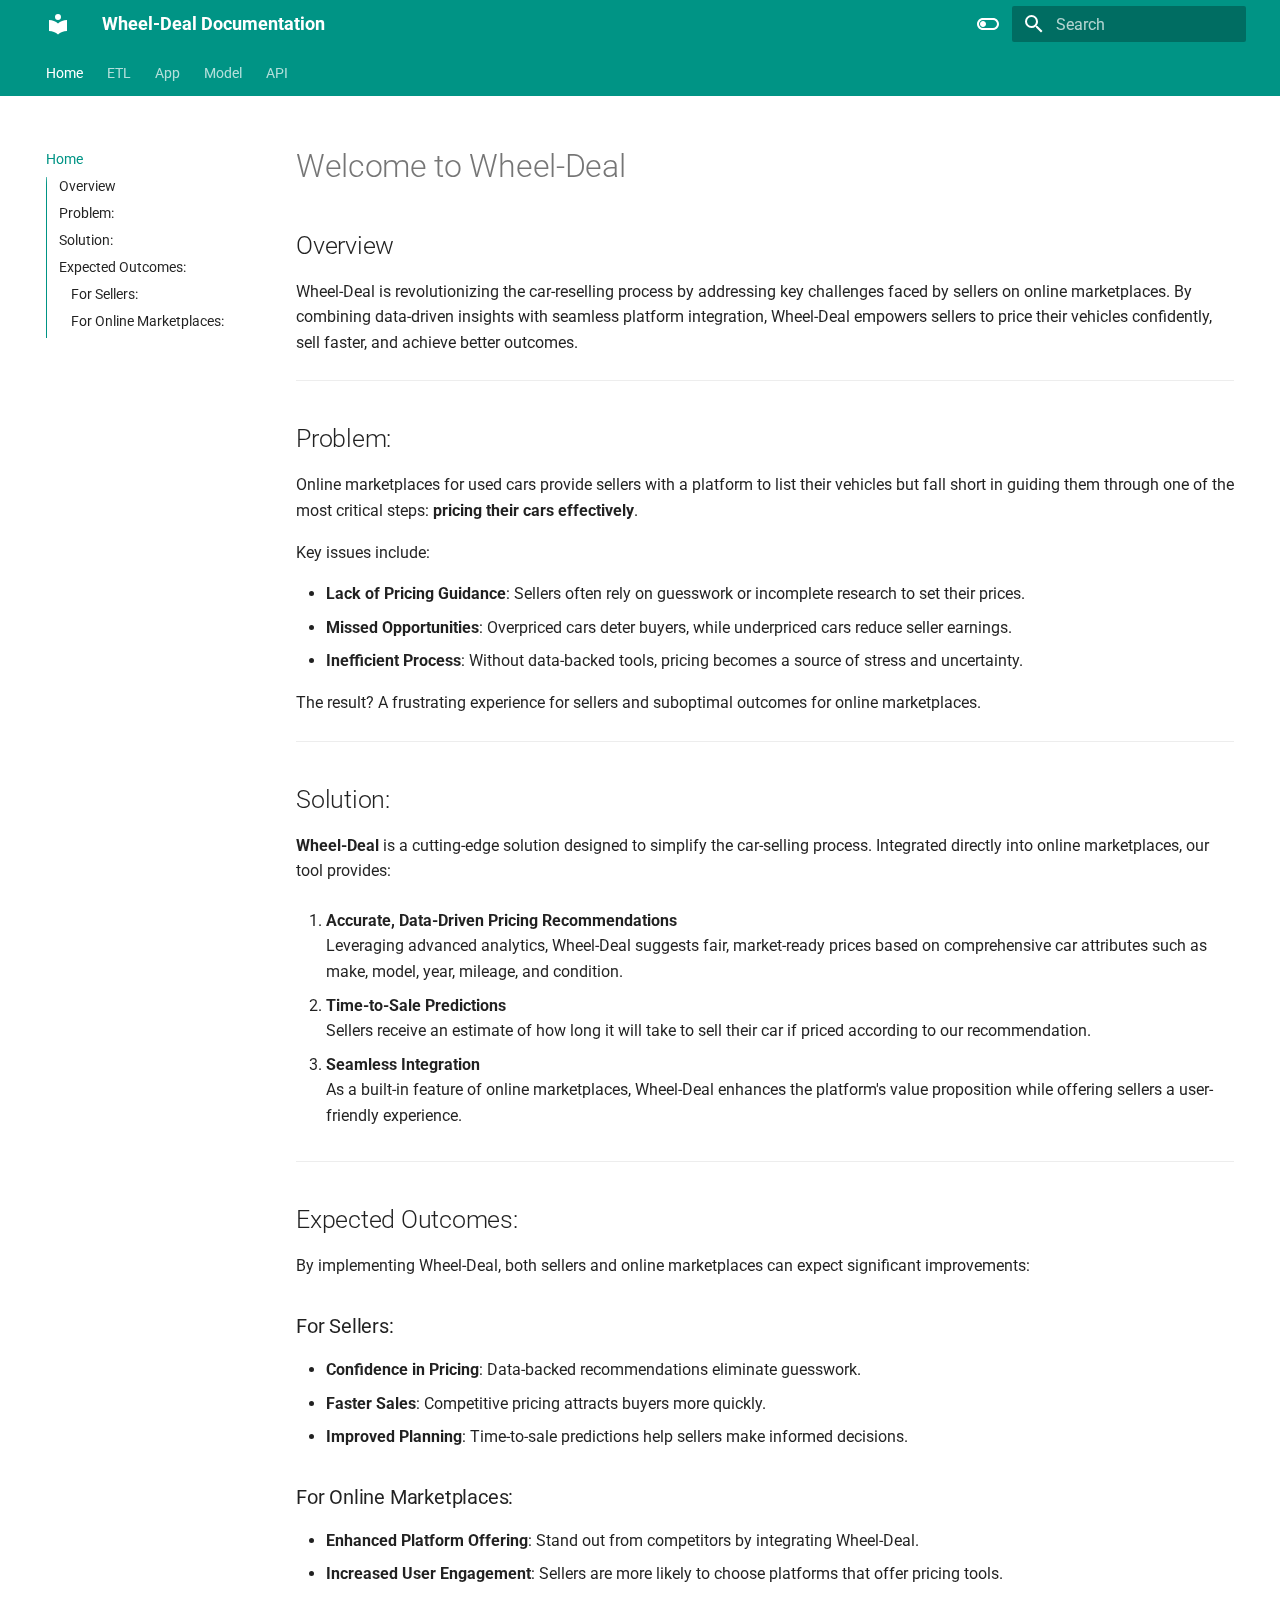
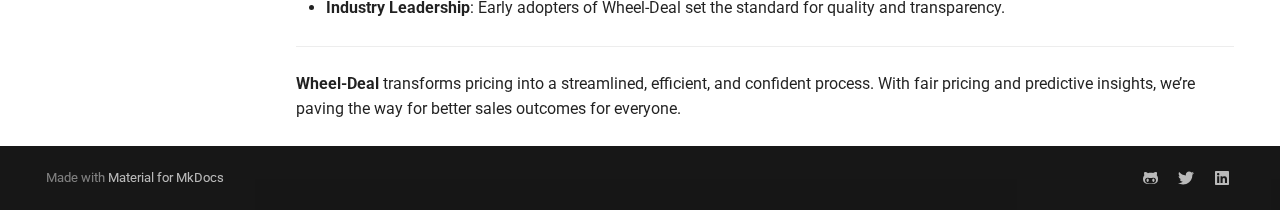
<file: index.html>
<!doctype html>
<html lang="en" class="no-js">
  <head>
    
      <meta charset="utf-8">
      <meta name="viewport" content="width=device-width,initial-scale=1">
      
      
      
      
      
        <link rel="next" href="ETL/">
      
      
      <link rel="icon" href="assets/images/favicon.png">
      <meta name="generator" content="mkdocs-1.6.1, mkdocs-material-9.5.49">
    
    
      
        <title>Wheel-Deal Documentation</title>
      
    
    
      <link rel="stylesheet" href="assets/stylesheets/main.6f8fc17f.min.css">
      
        
        <link rel="stylesheet" href="assets/stylesheets/palette.06af60db.min.css">
      
      


    
    
      
    
    
      
        
        
        <link rel="preconnect" href="https://fonts.gstatic.com" crossorigin>
        <link rel="stylesheet" href="https://fonts.googleapis.com/css?family=Roboto:300,300i,400,400i,700,700i%7CRoboto+Mono:400,400i,700,700i&display=fallback">
        <style>:root{--md-text-font:"Roboto";--md-code-font:"Roboto Mono"}</style>
      
    
    
    <script>__md_scope=new URL(".",location),__md_hash=e=>[...e].reduce(((e,_)=>(e<<5)-e+_.charCodeAt(0)),0),__md_get=(e,_=localStorage,t=__md_scope)=>JSON.parse(_.getItem(t.pathname+"."+e)),__md_set=(e,_,t=localStorage,a=__md_scope)=>{try{t.setItem(a.pathname+"."+e,JSON.stringify(_))}catch(e){}}</script>
    
      

    
    
    
  </head>
  
  
    
    
      
    
    
    
    
    <body dir="ltr" data-md-color-scheme="default" data-md-color-primary="teal" data-md-color-accent="purple">
  
    
    <input class="md-toggle" data-md-toggle="drawer" type="checkbox" id="__drawer" autocomplete="off">
    <input class="md-toggle" data-md-toggle="search" type="checkbox" id="__search" autocomplete="off">
    <label class="md-overlay" for="__drawer"></label>
    <div data-md-component="skip">
      
        
        <a href="#welcome-to-wheel-deal" class="md-skip">
          Skip to content
        </a>
      
    </div>
    <div data-md-component="announce">
      
    </div>
    
    
      

<header class="md-header" data-md-component="header">
  <nav class="md-header__inner md-grid" aria-label="Header">
    <a href="." title="Wheel-Deal Documentation" class="md-header__button md-logo" aria-label="Wheel-Deal Documentation" data-md-component="logo">
      
  
  <svg xmlns="http://www.w3.org/2000/svg" viewBox="0 0 24 24"><path d="M12 8a3 3 0 0 0 3-3 3 3 0 0 0-3-3 3 3 0 0 0-3 3 3 3 0 0 0 3 3m0 3.54C9.64 9.35 6.5 8 3 8v11c3.5 0 6.64 1.35 9 3.54 2.36-2.19 5.5-3.54 9-3.54V8c-3.5 0-6.64 1.35-9 3.54"/></svg>

    </a>
    <label class="md-header__button md-icon" for="__drawer">
      
      <svg xmlns="http://www.w3.org/2000/svg" viewBox="0 0 24 24"><path d="M3 6h18v2H3zm0 5h18v2H3zm0 5h18v2H3z"/></svg>
    </label>
    <div class="md-header__title" data-md-component="header-title">
      <div class="md-header__ellipsis">
        <div class="md-header__topic">
          <span class="md-ellipsis">
            Wheel-Deal Documentation
          </span>
        </div>
        <div class="md-header__topic" data-md-component="header-topic">
          <span class="md-ellipsis">
            
              Home
            
          </span>
        </div>
      </div>
    </div>
    
      
        <form class="md-header__option" data-md-component="palette">
  
    
    
    
    <input class="md-option" data-md-color-media="" data-md-color-scheme="default" data-md-color-primary="teal" data-md-color-accent="purple"  aria-label="Switch to dark mode"  type="radio" name="__palette" id="__palette_0">
    
      <label class="md-header__button md-icon" title="Switch to dark mode" for="__palette_1" hidden>
        <svg xmlns="http://www.w3.org/2000/svg" viewBox="0 0 24 24"><path d="M17 6H7c-3.31 0-6 2.69-6 6s2.69 6 6 6h10c3.31 0 6-2.69 6-6s-2.69-6-6-6m0 10H7c-2.21 0-4-1.79-4-4s1.79-4 4-4h10c2.21 0 4 1.79 4 4s-1.79 4-4 4M7 9c-1.66 0-3 1.34-3 3s1.34 3 3 3 3-1.34 3-3-1.34-3-3-3"/></svg>
      </label>
    
  
    
    
    
    <input class="md-option" data-md-color-media="" data-md-color-scheme="slate" data-md-color-primary="teal" data-md-color-accent="lime"  aria-label="Switch to light mode"  type="radio" name="__palette" id="__palette_1">
    
      <label class="md-header__button md-icon" title="Switch to light mode" for="__palette_0" hidden>
        <svg xmlns="http://www.w3.org/2000/svg" viewBox="0 0 24 24"><path d="M17 7H7a5 5 0 0 0-5 5 5 5 0 0 0 5 5h10a5 5 0 0 0 5-5 5 5 0 0 0-5-5m0 8a3 3 0 0 1-3-3 3 3 0 0 1 3-3 3 3 0 0 1 3 3 3 3 0 0 1-3 3"/></svg>
      </label>
    
  
</form>
      
    
    
      <script>var palette=__md_get("__palette");if(palette&&palette.color){if("(prefers-color-scheme)"===palette.color.media){var media=matchMedia("(prefers-color-scheme: light)"),input=document.querySelector(media.matches?"[data-md-color-media='(prefers-color-scheme: light)']":"[data-md-color-media='(prefers-color-scheme: dark)']");palette.color.media=input.getAttribute("data-md-color-media"),palette.color.scheme=input.getAttribute("data-md-color-scheme"),palette.color.primary=input.getAttribute("data-md-color-primary"),palette.color.accent=input.getAttribute("data-md-color-accent")}for(var[key,value]of Object.entries(palette.color))document.body.setAttribute("data-md-color-"+key,value)}</script>
    
    
    
      <label class="md-header__button md-icon" for="__search">
        
        <svg xmlns="http://www.w3.org/2000/svg" viewBox="0 0 24 24"><path d="M9.5 3A6.5 6.5 0 0 1 16 9.5c0 1.61-.59 3.09-1.56 4.23l.27.27h.79l5 5-1.5 1.5-5-5v-.79l-.27-.27A6.52 6.52 0 0 1 9.5 16 6.5 6.5 0 0 1 3 9.5 6.5 6.5 0 0 1 9.5 3m0 2C7 5 5 7 5 9.5S7 14 9.5 14 14 12 14 9.5 12 5 9.5 5"/></svg>
      </label>
      <div class="md-search" data-md-component="search" role="dialog">
  <label class="md-search__overlay" for="__search"></label>
  <div class="md-search__inner" role="search">
    <form class="md-search__form" name="search">
      <input type="text" class="md-search__input" name="query" aria-label="Search" placeholder="Search" autocapitalize="off" autocorrect="off" autocomplete="off" spellcheck="false" data-md-component="search-query" required>
      <label class="md-search__icon md-icon" for="__search">
        
        <svg xmlns="http://www.w3.org/2000/svg" viewBox="0 0 24 24"><path d="M9.5 3A6.5 6.5 0 0 1 16 9.5c0 1.61-.59 3.09-1.56 4.23l.27.27h.79l5 5-1.5 1.5-5-5v-.79l-.27-.27A6.52 6.52 0 0 1 9.5 16 6.5 6.5 0 0 1 3 9.5 6.5 6.5 0 0 1 9.5 3m0 2C7 5 5 7 5 9.5S7 14 9.5 14 14 12 14 9.5 12 5 9.5 5"/></svg>
        
        <svg xmlns="http://www.w3.org/2000/svg" viewBox="0 0 24 24"><path d="M20 11v2H8l5.5 5.5-1.42 1.42L4.16 12l7.92-7.92L13.5 5.5 8 11z"/></svg>
      </label>
      <nav class="md-search__options" aria-label="Search">
        
        <button type="reset" class="md-search__icon md-icon" title="Clear" aria-label="Clear" tabindex="-1">
          
          <svg xmlns="http://www.w3.org/2000/svg" viewBox="0 0 24 24"><path d="M19 6.41 17.59 5 12 10.59 6.41 5 5 6.41 10.59 12 5 17.59 6.41 19 12 13.41 17.59 19 19 17.59 13.41 12z"/></svg>
        </button>
      </nav>
      
        <div class="md-search__suggest" data-md-component="search-suggest"></div>
      
    </form>
    <div class="md-search__output">
      <div class="md-search__scrollwrap" tabindex="0" data-md-scrollfix>
        <div class="md-search-result" data-md-component="search-result">
          <div class="md-search-result__meta">
            Initializing search
          </div>
          <ol class="md-search-result__list" role="presentation"></ol>
        </div>
      </div>
    </div>
  </div>
</div>
    
    
  </nav>
  
</header>
    
    <div class="md-container" data-md-component="container">
      
      
        
          
            
<nav class="md-tabs" aria-label="Tabs" data-md-component="tabs">
  <div class="md-grid">
    <ul class="md-tabs__list">
      
        
  
  
    
  
  
    <li class="md-tabs__item md-tabs__item--active">
      <a href="." class="md-tabs__link">
        
  
    
  
  Home

      </a>
    </li>
  

      
        
  
  
  
    <li class="md-tabs__item">
      <a href="ETL/" class="md-tabs__link">
        
  
    
  
  ETL

      </a>
    </li>
  

      
        
  
  
  
    <li class="md-tabs__item">
      <a href="App/" class="md-tabs__link">
        
  
    
  
  App

      </a>
    </li>
  

      
        
  
  
  
    <li class="md-tabs__item">
      <a href="Model/" class="md-tabs__link">
        
  
    
  
  Model

      </a>
    </li>
  

      
        
  
  
  
    <li class="md-tabs__item">
      <a href="API/" class="md-tabs__link">
        
  
    
  
  API

      </a>
    </li>
  

      
    </ul>
  </div>
</nav>
          
        
      
      <main class="md-main" data-md-component="main">
        <div class="md-main__inner md-grid">
          
            
              
              <div class="md-sidebar md-sidebar--primary" data-md-component="sidebar" data-md-type="navigation" >
                <div class="md-sidebar__scrollwrap">
                  <div class="md-sidebar__inner">
                    


  


  

<nav class="md-nav md-nav--primary md-nav--lifted md-nav--integrated" aria-label="Navigation" data-md-level="0">
  <label class="md-nav__title" for="__drawer">
    <a href="." title="Wheel-Deal Documentation" class="md-nav__button md-logo" aria-label="Wheel-Deal Documentation" data-md-component="logo">
      
  
  <svg xmlns="http://www.w3.org/2000/svg" viewBox="0 0 24 24"><path d="M12 8a3 3 0 0 0 3-3 3 3 0 0 0-3-3 3 3 0 0 0-3 3 3 3 0 0 0 3 3m0 3.54C9.64 9.35 6.5 8 3 8v11c3.5 0 6.64 1.35 9 3.54 2.36-2.19 5.5-3.54 9-3.54V8c-3.5 0-6.64 1.35-9 3.54"/></svg>

    </a>
    Wheel-Deal Documentation
  </label>
  
  <ul class="md-nav__list" data-md-scrollfix>
    
      
      
  
  
    
  
  
  
    <li class="md-nav__item md-nav__item--active">
      
      <input class="md-nav__toggle md-toggle" type="checkbox" id="__toc">
      
      
        
      
      
        <label class="md-nav__link md-nav__link--active" for="__toc">
          
  
  <span class="md-ellipsis">
    Home
  </span>
  

          <span class="md-nav__icon md-icon"></span>
        </label>
      
      <a href="." class="md-nav__link md-nav__link--active">
        
  
  <span class="md-ellipsis">
    Home
  </span>
  

      </a>
      
        

<nav class="md-nav md-nav--secondary" aria-label="Table of contents">
  
  
  
    
  
  
    <label class="md-nav__title" for="__toc">
      <span class="md-nav__icon md-icon"></span>
      Table of contents
    </label>
    <ul class="md-nav__list" data-md-component="toc" data-md-scrollfix>
      
        <li class="md-nav__item">
  <a href="#overview" class="md-nav__link">
    <span class="md-ellipsis">
      Overview
    </span>
  </a>
  
</li>
      
        <li class="md-nav__item">
  <a href="#problem" class="md-nav__link">
    <span class="md-ellipsis">
      Problem:
    </span>
  </a>
  
</li>
      
        <li class="md-nav__item">
  <a href="#solution" class="md-nav__link">
    <span class="md-ellipsis">
      Solution:
    </span>
  </a>
  
</li>
      
        <li class="md-nav__item">
  <a href="#expected-outcomes" class="md-nav__link">
    <span class="md-ellipsis">
      Expected Outcomes:
    </span>
  </a>
  
    <nav class="md-nav" aria-label="Expected Outcomes:">
      <ul class="md-nav__list">
        
          <li class="md-nav__item">
  <a href="#for-sellers" class="md-nav__link">
    <span class="md-ellipsis">
      For Sellers:
    </span>
  </a>
  
</li>
        
          <li class="md-nav__item">
  <a href="#for-online-marketplaces" class="md-nav__link">
    <span class="md-ellipsis">
      For Online Marketplaces:
    </span>
  </a>
  
</li>
        
      </ul>
    </nav>
  
</li>
      
    </ul>
  
</nav>
      
    </li>
  

    
      
      
  
  
  
  
    <li class="md-nav__item">
      <a href="ETL/" class="md-nav__link">
        
  
  <span class="md-ellipsis">
    ETL
  </span>
  

      </a>
    </li>
  

    
      
      
  
  
  
  
    <li class="md-nav__item">
      <a href="App/" class="md-nav__link">
        
  
  <span class="md-ellipsis">
    App
  </span>
  

      </a>
    </li>
  

    
      
      
  
  
  
  
    <li class="md-nav__item">
      <a href="Model/" class="md-nav__link">
        
  
  <span class="md-ellipsis">
    Model
  </span>
  

      </a>
    </li>
  

    
      
      
  
  
  
  
    <li class="md-nav__item">
      <a href="API/" class="md-nav__link">
        
  
  <span class="md-ellipsis">
    API
  </span>
  

      </a>
    </li>
  

    
  </ul>
</nav>
                  </div>
                </div>
              </div>
            
            
          
          
            <div class="md-content" data-md-component="content">
              <article class="md-content__inner md-typeset">
                
                  


<h1 id="welcome-to-wheel-deal">Welcome to Wheel-Deal</h1>
<h2 id="overview">Overview</h2>
<p>Wheel-Deal is revolutionizing the car-reselling process by addressing key challenges faced by sellers on online marketplaces. By combining data-driven insights with seamless platform integration, Wheel-Deal empowers sellers to price their vehicles confidently, sell faster, and achieve better outcomes.</p>
<hr />
<h2 id="problem">Problem:</h2>
<p>Online marketplaces for used cars provide sellers with a platform to list their vehicles but fall short in guiding them through one of the most critical steps: <strong>pricing their cars effectively</strong>. </p>
<p>Key issues include:</p>
<ul>
<li><strong>Lack of Pricing Guidance</strong>: Sellers often rely on guesswork or incomplete research to set their prices.  </li>
<li><strong>Missed Opportunities</strong>: Overpriced cars deter buyers, while underpriced cars reduce seller earnings.  </li>
<li><strong>Inefficient Process</strong>: Without data-backed tools, pricing becomes a source of stress and uncertainty.</li>
</ul>
<p>The result? A frustrating experience for sellers and suboptimal outcomes for online marketplaces.</p>
<hr />
<h2 id="solution">Solution:</h2>
<p><strong>Wheel-Deal</strong> is a cutting-edge solution designed to simplify the car-selling process. Integrated directly into online marketplaces, our tool provides:</p>
<ol>
<li>
<p><strong>Accurate, Data-Driven Pricing Recommendations</strong><br />
   Leveraging advanced analytics, Wheel-Deal suggests fair, market-ready prices based on comprehensive car attributes such as make, model, year, mileage, and condition.  </p>
</li>
<li>
<p><strong>Time-to-Sale Predictions</strong><br />
   Sellers receive an estimate of how long it will take to sell their car if priced according to our recommendation.  </p>
</li>
<li>
<p><strong>Seamless Integration</strong><br />
   As a built-in feature of online marketplaces, Wheel-Deal enhances the platform's value proposition while offering sellers a user-friendly experience.</p>
</li>
</ol>
<hr />
<h2 id="expected-outcomes">Expected Outcomes:</h2>
<p>By implementing Wheel-Deal, both sellers and online marketplaces can expect significant improvements:</p>
<h3 id="for-sellers">For Sellers:</h3>
<ul>
<li><strong>Confidence in Pricing</strong>: Data-backed recommendations eliminate guesswork.  </li>
<li><strong>Faster Sales</strong>: Competitive pricing attracts buyers more quickly.  </li>
<li><strong>Improved Planning</strong>: Time-to-sale predictions help sellers make informed decisions.  </li>
</ul>
<h3 id="for-online-marketplaces">For Online Marketplaces:</h3>
<ul>
<li><strong>Enhanced Platform Offering</strong>: Stand out from competitors by integrating Wheel-Deal.  </li>
<li><strong>Increased User Engagement</strong>: Sellers are more likely to choose platforms that offer pricing tools.  </li>
<li><strong>Industry Leadership</strong>: Early adopters of Wheel-Deal set the standard for quality and transparency.</li>
</ul>
<hr />
<p><strong>Wheel-Deal</strong> transforms pricing into a streamlined, efficient, and confident process. With fair pricing and predictive insights, we’re paving the way for better sales outcomes for everyone.</p>












                
              </article>
            </div>
          
          
  <script>var tabs=__md_get("__tabs");if(Array.isArray(tabs))e:for(var set of document.querySelectorAll(".tabbed-set")){var labels=set.querySelector(".tabbed-labels");for(var tab of tabs)for(var label of labels.getElementsByTagName("label"))if(label.innerText.trim()===tab){var input=document.getElementById(label.htmlFor);input.checked=!0;continue e}}</script>

<script>var target=document.getElementById(location.hash.slice(1));target&&target.name&&(target.checked=target.name.startsWith("__tabbed_"))</script>
        </div>
        
          <button type="button" class="md-top md-icon" data-md-component="top" hidden>
  
  <svg xmlns="http://www.w3.org/2000/svg" viewBox="0 0 24 24"><path d="M13 20h-2V8l-5.5 5.5-1.42-1.42L12 4.16l7.92 7.92-1.42 1.42L13 8z"/></svg>
  Back to top
</button>
        
      </main>
      
        <footer class="md-footer">
  
  <div class="md-footer-meta md-typeset">
    <div class="md-footer-meta__inner md-grid">
      <div class="md-copyright">
  
  
    Made with
    <a href="https://squidfunk.github.io/mkdocs-material/" target="_blank" rel="noopener">
      Material for MkDocs
    </a>
  
</div>
      
        <div class="md-social">
  
    
    
    
    
      
      
    
    <a href="https://github.com/james-willett" target="_blank" rel="noopener" title="github.com" class="md-social__link">
      <svg xmlns="http://www.w3.org/2000/svg" viewBox="0 0 480 512"><!--! Font Awesome Free 6.7.1 by @fontawesome - https://fontawesome.com License - https://fontawesome.com/license/free (Icons: CC BY 4.0, Fonts: SIL OFL 1.1, Code: MIT License) Copyright 2024 Fonticons, Inc.--><path d="M186.1 328.7c0 20.9-10.9 55.1-36.7 55.1s-36.7-34.2-36.7-55.1 10.9-55.1 36.7-55.1 36.7 34.2 36.7 55.1M480 278.2c0 31.9-3.2 65.7-17.5 95-37.9 76.6-142.1 74.8-216.7 74.8-75.8 0-186.2 2.7-225.6-74.8-14.6-29-20.2-63.1-20.2-95 0-41.9 13.9-81.5 41.5-113.6-5.2-15.8-7.7-32.4-7.7-48.8 0-21.5 4.9-32.3 14.6-51.8 45.3 0 74.3 9 108.8 36 29-6.9 58.8-10 88.7-10 27 0 54.2 2.9 80.4 9.2 34-26.7 63-35.2 107.8-35.2 9.8 19.5 14.6 30.3 14.6 51.8 0 16.4-2.6 32.7-7.7 48.2 27.5 32.4 39 72.3 39 114.2m-64.3 50.5c0-43.9-26.7-82.6-73.5-82.6-18.9 0-37 3.4-56 6-14.9 2.3-29.8 3.2-45.1 3.2-15.2 0-30.1-.9-45.1-3.2-18.7-2.6-37-6-56-6-46.8 0-73.5 38.7-73.5 82.6 0 87.8 80.4 101.3 150.4 101.3h48.2c70.3 0 150.6-13.4 150.6-101.3m-82.6-55.1c-25.8 0-36.7 34.2-36.7 55.1s10.9 55.1 36.7 55.1 36.7-34.2 36.7-55.1-10.9-55.1-36.7-55.1"/></svg>
    </a>
  
    
    
    
    
      
      
    
    <a href="https://twitter.com/TheJamesWillett" target="_blank" rel="noopener" title="twitter.com" class="md-social__link">
      <svg xmlns="http://www.w3.org/2000/svg" viewBox="0 0 512 512"><!--! Font Awesome Free 6.7.1 by @fontawesome - https://fontawesome.com License - https://fontawesome.com/license/free (Icons: CC BY 4.0, Fonts: SIL OFL 1.1, Code: MIT License) Copyright 2024 Fonticons, Inc.--><path d="M459.37 151.716c.325 4.548.325 9.097.325 13.645 0 138.72-105.583 298.558-298.558 298.558-59.452 0-114.68-17.219-161.137-47.106 8.447.974 16.568 1.299 25.34 1.299 49.055 0 94.213-16.568 130.274-44.832-46.132-.975-84.792-31.188-98.112-72.772 6.498.974 12.995 1.624 19.818 1.624 9.421 0 18.843-1.3 27.614-3.573-48.081-9.747-84.143-51.98-84.143-102.985v-1.299c13.969 7.797 30.214 12.67 47.431 13.319-28.264-18.843-46.781-51.005-46.781-87.391 0-19.492 5.197-37.36 14.294-52.954 51.655 63.675 129.3 105.258 216.365 109.807-1.624-7.797-2.599-15.918-2.599-24.04 0-57.828 46.782-104.934 104.934-104.934 30.213 0 57.502 12.67 76.67 33.137 23.715-4.548 46.456-13.32 66.599-25.34-7.798 24.366-24.366 44.833-46.132 57.827 21.117-2.273 41.584-8.122 60.426-16.243-14.292 20.791-32.161 39.308-52.628 54.253"/></svg>
    </a>
  
    
    
    
    
      
      
    
    <a href="https://www.linkedin.com/in/willettjames/" target="_blank" rel="noopener" title="www.linkedin.com" class="md-social__link">
      <svg xmlns="http://www.w3.org/2000/svg" viewBox="0 0 448 512"><!--! Font Awesome Free 6.7.1 by @fontawesome - https://fontawesome.com License - https://fontawesome.com/license/free (Icons: CC BY 4.0, Fonts: SIL OFL 1.1, Code: MIT License) Copyright 2024 Fonticons, Inc.--><path d="M416 32H31.9C14.3 32 0 46.5 0 64.3v383.4C0 465.5 14.3 480 31.9 480H416c17.6 0 32-14.5 32-32.3V64.3c0-17.8-14.4-32.3-32-32.3M135.4 416H69V202.2h66.5V416zm-33.2-243c-21.3 0-38.5-17.3-38.5-38.5S80.9 96 102.2 96c21.2 0 38.5 17.3 38.5 38.5 0 21.3-17.2 38.5-38.5 38.5m282.1 243h-66.4V312c0-24.8-.5-56.7-34.5-56.7-34.6 0-39.9 27-39.9 54.9V416h-66.4V202.2h63.7v29.2h.9c8.9-16.8 30.6-34.5 62.9-34.5 67.2 0 79.7 44.3 79.7 101.9z"/></svg>
    </a>
  
</div>
      
    </div>
  </div>
</footer>
      
    </div>
    <div class="md-dialog" data-md-component="dialog">
      <div class="md-dialog__inner md-typeset"></div>
    </div>
    
    
    <script id="__config" type="application/json">{"base": ".", "features": ["navigation.tabs", "navigation.sections", "toc.integrate", "navigation.top", "search.suggest", "search.highlight", "content.tabs.link", "content.code.annotation", "content.code.copy"], "search": "assets/javascripts/workers/search.6ce7567c.min.js", "translations": {"clipboard.copied": "Copied to clipboard", "clipboard.copy": "Copy to clipboard", "search.result.more.one": "1 more on this page", "search.result.more.other": "# more on this page", "search.result.none": "No matching documents", "search.result.one": "1 matching document", "search.result.other": "# matching documents", "search.result.placeholder": "Type to start searching", "search.result.term.missing": "Missing", "select.version": "Select version"}}</script>
    
    
      <script src="assets/javascripts/bundle.88dd0f4e.min.js"></script>
      
    
  </body>
</html>
</file>
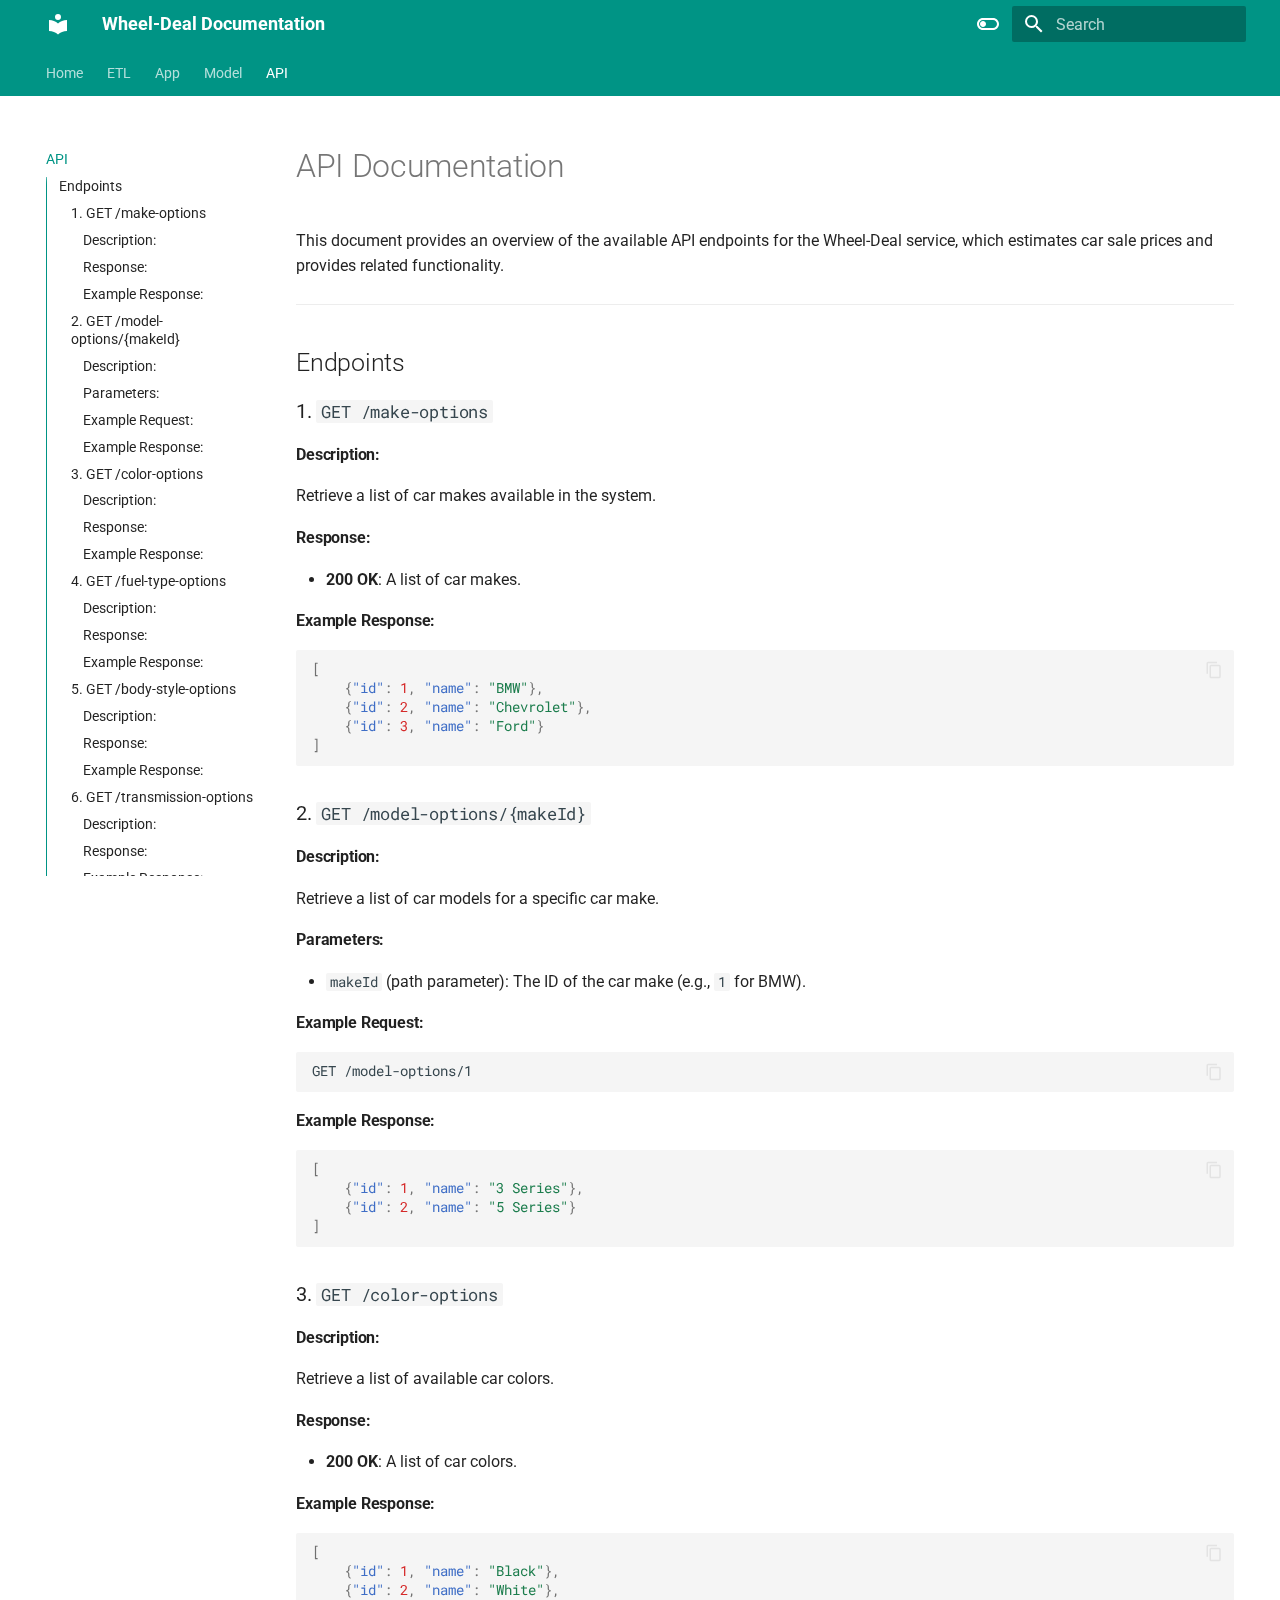
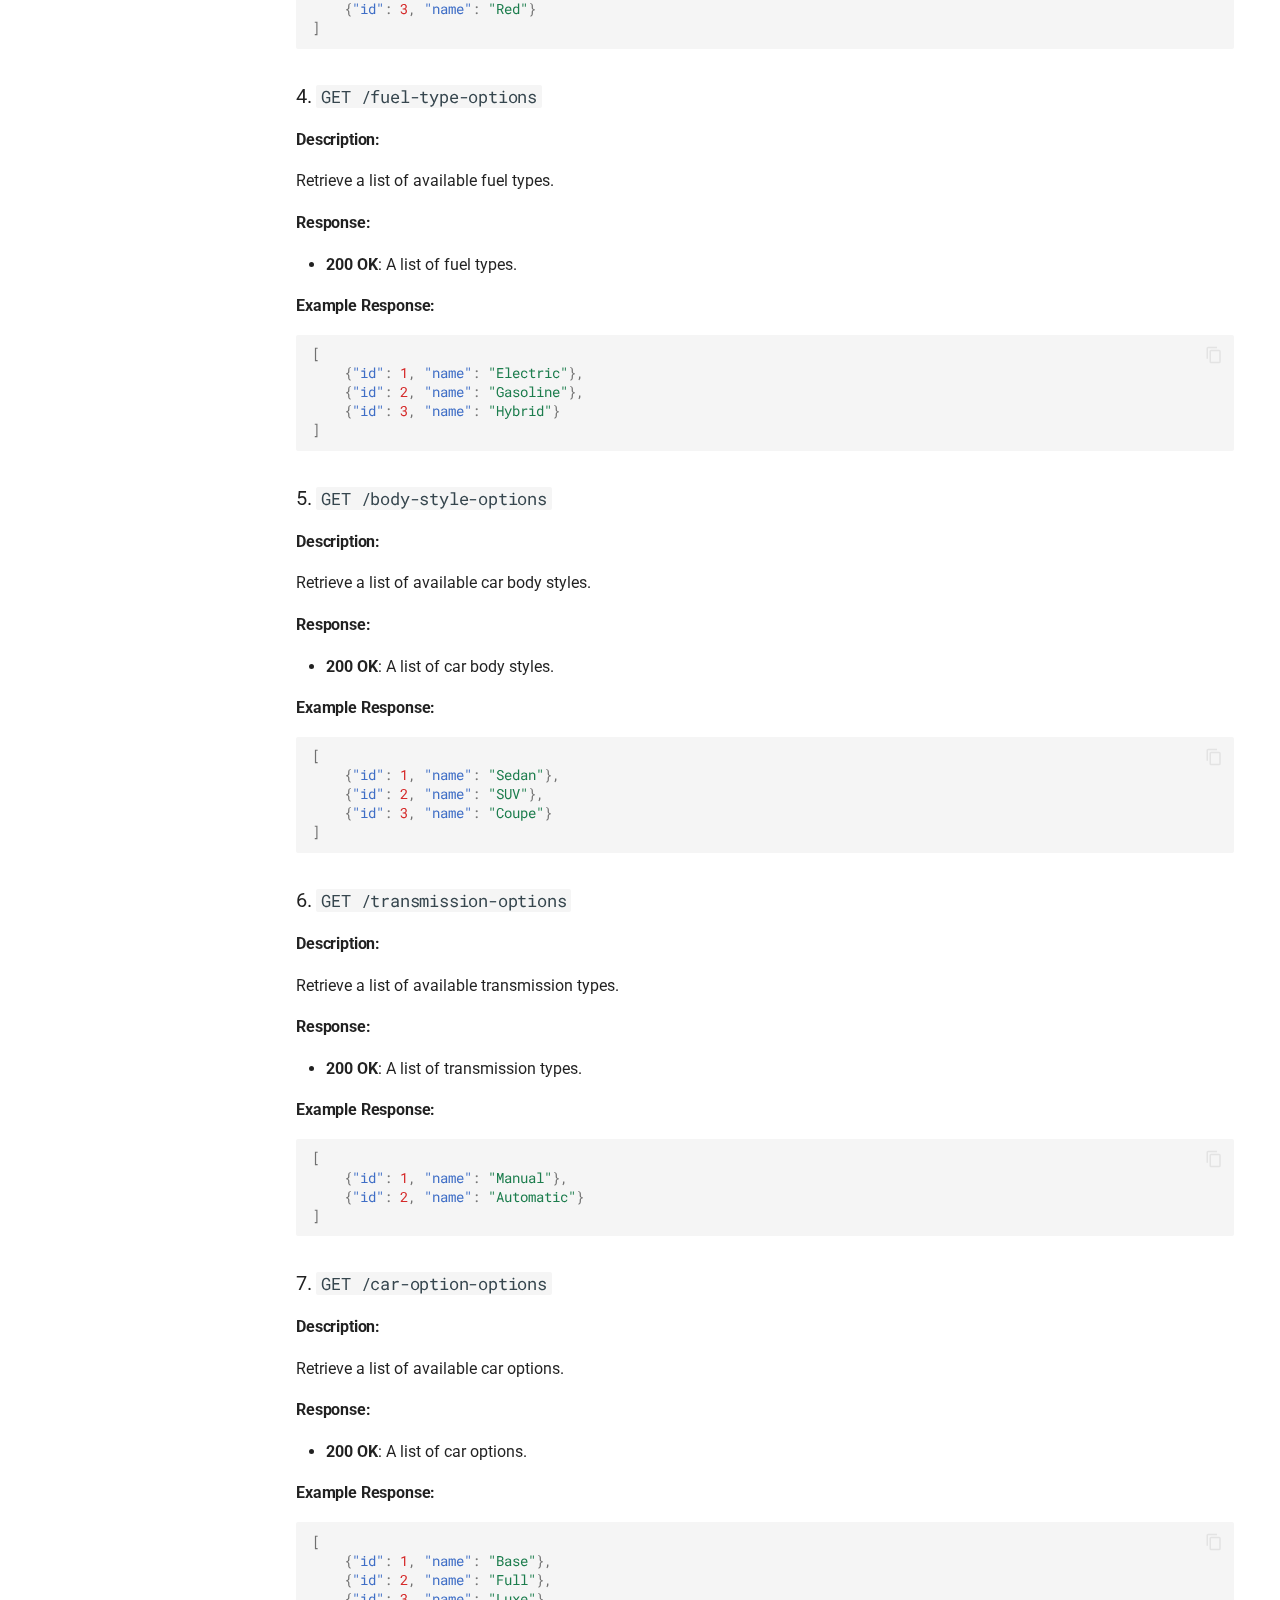
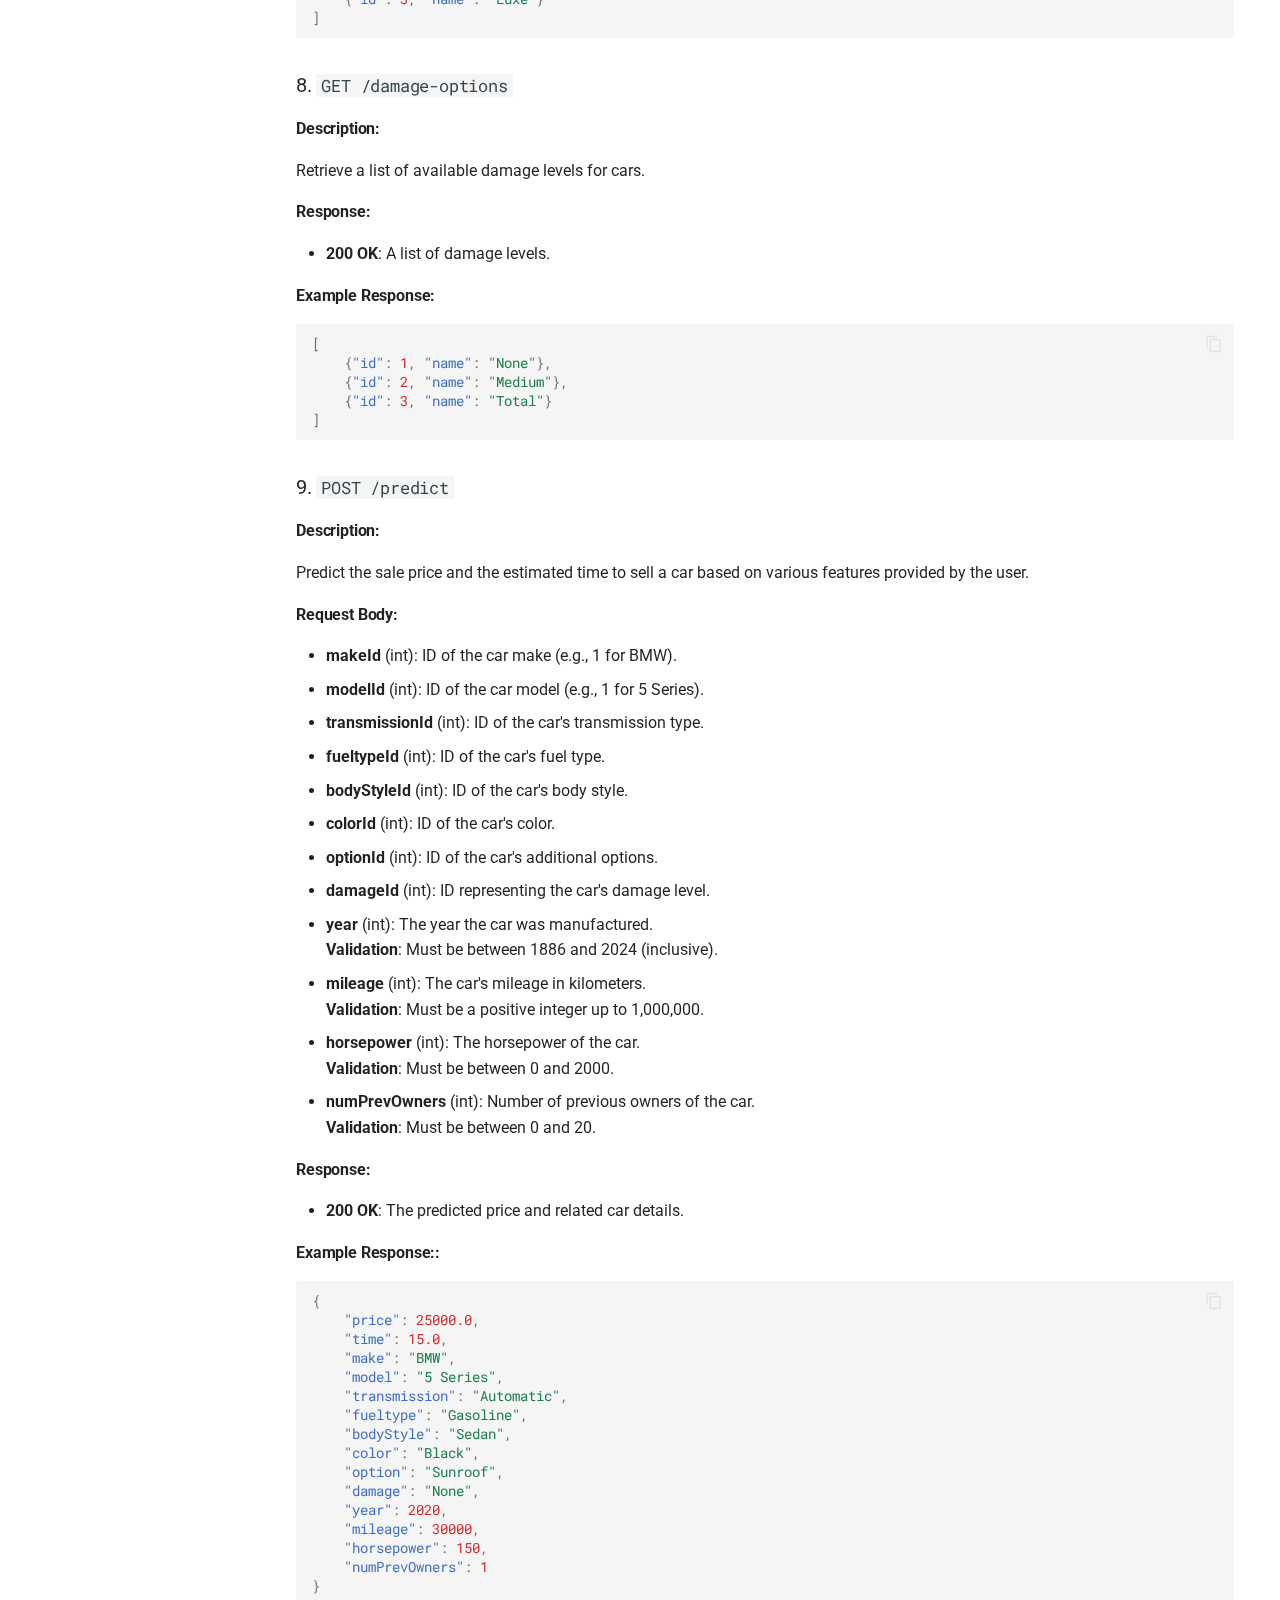
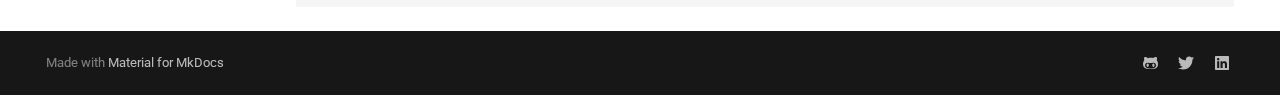
<file: API/index.html>
<!doctype html>
<html lang="en" class="no-js">
  <head>
    
      <meta charset="utf-8">
      <meta name="viewport" content="width=device-width,initial-scale=1">
      
      
      
      
        <link rel="prev" href="../Model/">
      
      
      
      <link rel="icon" href="../assets/images/favicon.png">
      <meta name="generator" content="mkdocs-1.6.1, mkdocs-material-9.5.49">
    
    
      
        <title>API - Wheel-Deal Documentation</title>
      
    
    
      <link rel="stylesheet" href="../assets/stylesheets/main.6f8fc17f.min.css">
      
        
        <link rel="stylesheet" href="../assets/stylesheets/palette.06af60db.min.css">
      
      


    
    
      
    
    
      
        
        
        <link rel="preconnect" href="https://fonts.gstatic.com" crossorigin>
        <link rel="stylesheet" href="https://fonts.googleapis.com/css?family=Roboto:300,300i,400,400i,700,700i%7CRoboto+Mono:400,400i,700,700i&display=fallback">
        <style>:root{--md-text-font:"Roboto";--md-code-font:"Roboto Mono"}</style>
      
    
    
    <script>__md_scope=new URL("..",location),__md_hash=e=>[...e].reduce(((e,_)=>(e<<5)-e+_.charCodeAt(0)),0),__md_get=(e,_=localStorage,t=__md_scope)=>JSON.parse(_.getItem(t.pathname+"."+e)),__md_set=(e,_,t=localStorage,a=__md_scope)=>{try{t.setItem(a.pathname+"."+e,JSON.stringify(_))}catch(e){}}</script>
    
      

    
    
    
  </head>
  
  
    
    
      
    
    
    
    
    <body dir="ltr" data-md-color-scheme="default" data-md-color-primary="teal" data-md-color-accent="purple">
  
    
    <input class="md-toggle" data-md-toggle="drawer" type="checkbox" id="__drawer" autocomplete="off">
    <input class="md-toggle" data-md-toggle="search" type="checkbox" id="__search" autocomplete="off">
    <label class="md-overlay" for="__drawer"></label>
    <div data-md-component="skip">
      
        
        <a href="#api-documentation" class="md-skip">
          Skip to content
        </a>
      
    </div>
    <div data-md-component="announce">
      
    </div>
    
    
      

<header class="md-header" data-md-component="header">
  <nav class="md-header__inner md-grid" aria-label="Header">
    <a href=".." title="Wheel-Deal Documentation" class="md-header__button md-logo" aria-label="Wheel-Deal Documentation" data-md-component="logo">
      
  
  <svg xmlns="http://www.w3.org/2000/svg" viewBox="0 0 24 24"><path d="M12 8a3 3 0 0 0 3-3 3 3 0 0 0-3-3 3 3 0 0 0-3 3 3 3 0 0 0 3 3m0 3.54C9.64 9.35 6.5 8 3 8v11c3.5 0 6.64 1.35 9 3.54 2.36-2.19 5.5-3.54 9-3.54V8c-3.5 0-6.64 1.35-9 3.54"/></svg>

    </a>
    <label class="md-header__button md-icon" for="__drawer">
      
      <svg xmlns="http://www.w3.org/2000/svg" viewBox="0 0 24 24"><path d="M3 6h18v2H3zm0 5h18v2H3zm0 5h18v2H3z"/></svg>
    </label>
    <div class="md-header__title" data-md-component="header-title">
      <div class="md-header__ellipsis">
        <div class="md-header__topic">
          <span class="md-ellipsis">
            Wheel-Deal Documentation
          </span>
        </div>
        <div class="md-header__topic" data-md-component="header-topic">
          <span class="md-ellipsis">
            
              API
            
          </span>
        </div>
      </div>
    </div>
    
      
        <form class="md-header__option" data-md-component="palette">
  
    
    
    
    <input class="md-option" data-md-color-media="" data-md-color-scheme="default" data-md-color-primary="teal" data-md-color-accent="purple"  aria-label="Switch to dark mode"  type="radio" name="__palette" id="__palette_0">
    
      <label class="md-header__button md-icon" title="Switch to dark mode" for="__palette_1" hidden>
        <svg xmlns="http://www.w3.org/2000/svg" viewBox="0 0 24 24"><path d="M17 6H7c-3.31 0-6 2.69-6 6s2.69 6 6 6h10c3.31 0 6-2.69 6-6s-2.69-6-6-6m0 10H7c-2.21 0-4-1.79-4-4s1.79-4 4-4h10c2.21 0 4 1.79 4 4s-1.79 4-4 4M7 9c-1.66 0-3 1.34-3 3s1.34 3 3 3 3-1.34 3-3-1.34-3-3-3"/></svg>
      </label>
    
  
    
    
    
    <input class="md-option" data-md-color-media="" data-md-color-scheme="slate" data-md-color-primary="teal" data-md-color-accent="lime"  aria-label="Switch to light mode"  type="radio" name="__palette" id="__palette_1">
    
      <label class="md-header__button md-icon" title="Switch to light mode" for="__palette_0" hidden>
        <svg xmlns="http://www.w3.org/2000/svg" viewBox="0 0 24 24"><path d="M17 7H7a5 5 0 0 0-5 5 5 5 0 0 0 5 5h10a5 5 0 0 0 5-5 5 5 0 0 0-5-5m0 8a3 3 0 0 1-3-3 3 3 0 0 1 3-3 3 3 0 0 1 3 3 3 3 0 0 1-3 3"/></svg>
      </label>
    
  
</form>
      
    
    
      <script>var palette=__md_get("__palette");if(palette&&palette.color){if("(prefers-color-scheme)"===palette.color.media){var media=matchMedia("(prefers-color-scheme: light)"),input=document.querySelector(media.matches?"[data-md-color-media='(prefers-color-scheme: light)']":"[data-md-color-media='(prefers-color-scheme: dark)']");palette.color.media=input.getAttribute("data-md-color-media"),palette.color.scheme=input.getAttribute("data-md-color-scheme"),palette.color.primary=input.getAttribute("data-md-color-primary"),palette.color.accent=input.getAttribute("data-md-color-accent")}for(var[key,value]of Object.entries(palette.color))document.body.setAttribute("data-md-color-"+key,value)}</script>
    
    
    
      <label class="md-header__button md-icon" for="__search">
        
        <svg xmlns="http://www.w3.org/2000/svg" viewBox="0 0 24 24"><path d="M9.5 3A6.5 6.5 0 0 1 16 9.5c0 1.61-.59 3.09-1.56 4.23l.27.27h.79l5 5-1.5 1.5-5-5v-.79l-.27-.27A6.52 6.52 0 0 1 9.5 16 6.5 6.5 0 0 1 3 9.5 6.5 6.5 0 0 1 9.5 3m0 2C7 5 5 7 5 9.5S7 14 9.5 14 14 12 14 9.5 12 5 9.5 5"/></svg>
      </label>
      <div class="md-search" data-md-component="search" role="dialog">
  <label class="md-search__overlay" for="__search"></label>
  <div class="md-search__inner" role="search">
    <form class="md-search__form" name="search">
      <input type="text" class="md-search__input" name="query" aria-label="Search" placeholder="Search" autocapitalize="off" autocorrect="off" autocomplete="off" spellcheck="false" data-md-component="search-query" required>
      <label class="md-search__icon md-icon" for="__search">
        
        <svg xmlns="http://www.w3.org/2000/svg" viewBox="0 0 24 24"><path d="M9.5 3A6.5 6.5 0 0 1 16 9.5c0 1.61-.59 3.09-1.56 4.23l.27.27h.79l5 5-1.5 1.5-5-5v-.79l-.27-.27A6.52 6.52 0 0 1 9.5 16 6.5 6.5 0 0 1 3 9.5 6.5 6.5 0 0 1 9.5 3m0 2C7 5 5 7 5 9.5S7 14 9.5 14 14 12 14 9.5 12 5 9.5 5"/></svg>
        
        <svg xmlns="http://www.w3.org/2000/svg" viewBox="0 0 24 24"><path d="M20 11v2H8l5.5 5.5-1.42 1.42L4.16 12l7.92-7.92L13.5 5.5 8 11z"/></svg>
      </label>
      <nav class="md-search__options" aria-label="Search">
        
        <button type="reset" class="md-search__icon md-icon" title="Clear" aria-label="Clear" tabindex="-1">
          
          <svg xmlns="http://www.w3.org/2000/svg" viewBox="0 0 24 24"><path d="M19 6.41 17.59 5 12 10.59 6.41 5 5 6.41 10.59 12 5 17.59 6.41 19 12 13.41 17.59 19 19 17.59 13.41 12z"/></svg>
        </button>
      </nav>
      
        <div class="md-search__suggest" data-md-component="search-suggest"></div>
      
    </form>
    <div class="md-search__output">
      <div class="md-search__scrollwrap" tabindex="0" data-md-scrollfix>
        <div class="md-search-result" data-md-component="search-result">
          <div class="md-search-result__meta">
            Initializing search
          </div>
          <ol class="md-search-result__list" role="presentation"></ol>
        </div>
      </div>
    </div>
  </div>
</div>
    
    
  </nav>
  
</header>
    
    <div class="md-container" data-md-component="container">
      
      
        
          
            
<nav class="md-tabs" aria-label="Tabs" data-md-component="tabs">
  <div class="md-grid">
    <ul class="md-tabs__list">
      
        
  
  
  
    <li class="md-tabs__item">
      <a href=".." class="md-tabs__link">
        
  
    
  
  Home

      </a>
    </li>
  

      
        
  
  
  
    <li class="md-tabs__item">
      <a href="../ETL/" class="md-tabs__link">
        
  
    
  
  ETL

      </a>
    </li>
  

      
        
  
  
  
    <li class="md-tabs__item">
      <a href="../App/" class="md-tabs__link">
        
  
    
  
  App

      </a>
    </li>
  

      
        
  
  
  
    <li class="md-tabs__item">
      <a href="../Model/" class="md-tabs__link">
        
  
    
  
  Model

      </a>
    </li>
  

      
        
  
  
    
  
  
    <li class="md-tabs__item md-tabs__item--active">
      <a href="./" class="md-tabs__link">
        
  
    
  
  API

      </a>
    </li>
  

      
    </ul>
  </div>
</nav>
          
        
      
      <main class="md-main" data-md-component="main">
        <div class="md-main__inner md-grid">
          
            
              
              <div class="md-sidebar md-sidebar--primary" data-md-component="sidebar" data-md-type="navigation" >
                <div class="md-sidebar__scrollwrap">
                  <div class="md-sidebar__inner">
                    


  


  

<nav class="md-nav md-nav--primary md-nav--lifted md-nav--integrated" aria-label="Navigation" data-md-level="0">
  <label class="md-nav__title" for="__drawer">
    <a href=".." title="Wheel-Deal Documentation" class="md-nav__button md-logo" aria-label="Wheel-Deal Documentation" data-md-component="logo">
      
  
  <svg xmlns="http://www.w3.org/2000/svg" viewBox="0 0 24 24"><path d="M12 8a3 3 0 0 0 3-3 3 3 0 0 0-3-3 3 3 0 0 0-3 3 3 3 0 0 0 3 3m0 3.54C9.64 9.35 6.5 8 3 8v11c3.5 0 6.64 1.35 9 3.54 2.36-2.19 5.5-3.54 9-3.54V8c-3.5 0-6.64 1.35-9 3.54"/></svg>

    </a>
    Wheel-Deal Documentation
  </label>
  
  <ul class="md-nav__list" data-md-scrollfix>
    
      
      
  
  
  
  
    <li class="md-nav__item">
      <a href=".." class="md-nav__link">
        
  
  <span class="md-ellipsis">
    Home
  </span>
  

      </a>
    </li>
  

    
      
      
  
  
  
  
    <li class="md-nav__item">
      <a href="../ETL/" class="md-nav__link">
        
  
  <span class="md-ellipsis">
    ETL
  </span>
  

      </a>
    </li>
  

    
      
      
  
  
  
  
    <li class="md-nav__item">
      <a href="../App/" class="md-nav__link">
        
  
  <span class="md-ellipsis">
    App
  </span>
  

      </a>
    </li>
  

    
      
      
  
  
  
  
    <li class="md-nav__item">
      <a href="../Model/" class="md-nav__link">
        
  
  <span class="md-ellipsis">
    Model
  </span>
  

      </a>
    </li>
  

    
      
      
  
  
    
  
  
  
    <li class="md-nav__item md-nav__item--active">
      
      <input class="md-nav__toggle md-toggle" type="checkbox" id="__toc">
      
      
        
      
      
        <label class="md-nav__link md-nav__link--active" for="__toc">
          
  
  <span class="md-ellipsis">
    API
  </span>
  

          <span class="md-nav__icon md-icon"></span>
        </label>
      
      <a href="./" class="md-nav__link md-nav__link--active">
        
  
  <span class="md-ellipsis">
    API
  </span>
  

      </a>
      
        

<nav class="md-nav md-nav--secondary" aria-label="Table of contents">
  
  
  
    
  
  
    <label class="md-nav__title" for="__toc">
      <span class="md-nav__icon md-icon"></span>
      Table of contents
    </label>
    <ul class="md-nav__list" data-md-component="toc" data-md-scrollfix>
      
        <li class="md-nav__item">
  <a href="#endpoints" class="md-nav__link">
    <span class="md-ellipsis">
      Endpoints
    </span>
  </a>
  
    <nav class="md-nav" aria-label="Endpoints">
      <ul class="md-nav__list">
        
          <li class="md-nav__item">
  <a href="#1-get-make-options" class="md-nav__link">
    <span class="md-ellipsis">
      1. GET /make-options
    </span>
  </a>
  
    <nav class="md-nav" aria-label="1. GET /make-options">
      <ul class="md-nav__list">
        
          <li class="md-nav__item">
  <a href="#description" class="md-nav__link">
    <span class="md-ellipsis">
      Description:
    </span>
  </a>
  
</li>
        
          <li class="md-nav__item">
  <a href="#response" class="md-nav__link">
    <span class="md-ellipsis">
      Response:
    </span>
  </a>
  
</li>
        
          <li class="md-nav__item">
  <a href="#example-response" class="md-nav__link">
    <span class="md-ellipsis">
      Example Response:
    </span>
  </a>
  
</li>
        
      </ul>
    </nav>
  
</li>
        
          <li class="md-nav__item">
  <a href="#2-get-model-optionsmakeid" class="md-nav__link">
    <span class="md-ellipsis">
      2. GET /model-options/{makeId}
    </span>
  </a>
  
    <nav class="md-nav" aria-label="2. GET /model-options/{makeId}">
      <ul class="md-nav__list">
        
          <li class="md-nav__item">
  <a href="#description_1" class="md-nav__link">
    <span class="md-ellipsis">
      Description:
    </span>
  </a>
  
</li>
        
          <li class="md-nav__item">
  <a href="#parameters" class="md-nav__link">
    <span class="md-ellipsis">
      Parameters:
    </span>
  </a>
  
</li>
        
          <li class="md-nav__item">
  <a href="#example-request" class="md-nav__link">
    <span class="md-ellipsis">
      Example Request:
    </span>
  </a>
  
</li>
        
          <li class="md-nav__item">
  <a href="#example-response_1" class="md-nav__link">
    <span class="md-ellipsis">
      Example Response:
    </span>
  </a>
  
</li>
        
      </ul>
    </nav>
  
</li>
        
          <li class="md-nav__item">
  <a href="#3-get-color-options" class="md-nav__link">
    <span class="md-ellipsis">
      3. GET /color-options
    </span>
  </a>
  
    <nav class="md-nav" aria-label="3. GET /color-options">
      <ul class="md-nav__list">
        
          <li class="md-nav__item">
  <a href="#description_2" class="md-nav__link">
    <span class="md-ellipsis">
      Description:
    </span>
  </a>
  
</li>
        
          <li class="md-nav__item">
  <a href="#response_1" class="md-nav__link">
    <span class="md-ellipsis">
      Response:
    </span>
  </a>
  
</li>
        
          <li class="md-nav__item">
  <a href="#example-response_2" class="md-nav__link">
    <span class="md-ellipsis">
      Example Response:
    </span>
  </a>
  
</li>
        
      </ul>
    </nav>
  
</li>
        
          <li class="md-nav__item">
  <a href="#4-get-fuel-type-options" class="md-nav__link">
    <span class="md-ellipsis">
      4. GET /fuel-type-options
    </span>
  </a>
  
    <nav class="md-nav" aria-label="4. GET /fuel-type-options">
      <ul class="md-nav__list">
        
          <li class="md-nav__item">
  <a href="#description_3" class="md-nav__link">
    <span class="md-ellipsis">
      Description:
    </span>
  </a>
  
</li>
        
          <li class="md-nav__item">
  <a href="#response_2" class="md-nav__link">
    <span class="md-ellipsis">
      Response:
    </span>
  </a>
  
</li>
        
          <li class="md-nav__item">
  <a href="#example-response_3" class="md-nav__link">
    <span class="md-ellipsis">
      Example Response:
    </span>
  </a>
  
</li>
        
      </ul>
    </nav>
  
</li>
        
          <li class="md-nav__item">
  <a href="#5-get-body-style-options" class="md-nav__link">
    <span class="md-ellipsis">
      5. GET /body-style-options
    </span>
  </a>
  
    <nav class="md-nav" aria-label="5. GET /body-style-options">
      <ul class="md-nav__list">
        
          <li class="md-nav__item">
  <a href="#description_4" class="md-nav__link">
    <span class="md-ellipsis">
      Description:
    </span>
  </a>
  
</li>
        
          <li class="md-nav__item">
  <a href="#response_3" class="md-nav__link">
    <span class="md-ellipsis">
      Response:
    </span>
  </a>
  
</li>
        
          <li class="md-nav__item">
  <a href="#example-response_4" class="md-nav__link">
    <span class="md-ellipsis">
      Example Response:
    </span>
  </a>
  
</li>
        
      </ul>
    </nav>
  
</li>
        
          <li class="md-nav__item">
  <a href="#6-get-transmission-options" class="md-nav__link">
    <span class="md-ellipsis">
      6. GET /transmission-options
    </span>
  </a>
  
    <nav class="md-nav" aria-label="6. GET /transmission-options">
      <ul class="md-nav__list">
        
          <li class="md-nav__item">
  <a href="#description_5" class="md-nav__link">
    <span class="md-ellipsis">
      Description:
    </span>
  </a>
  
</li>
        
          <li class="md-nav__item">
  <a href="#response_4" class="md-nav__link">
    <span class="md-ellipsis">
      Response:
    </span>
  </a>
  
</li>
        
          <li class="md-nav__item">
  <a href="#example-response_5" class="md-nav__link">
    <span class="md-ellipsis">
      Example Response:
    </span>
  </a>
  
</li>
        
      </ul>
    </nav>
  
</li>
        
          <li class="md-nav__item">
  <a href="#7-get-car-option-options" class="md-nav__link">
    <span class="md-ellipsis">
      7. GET /car-option-options
    </span>
  </a>
  
    <nav class="md-nav" aria-label="7. GET /car-option-options">
      <ul class="md-nav__list">
        
          <li class="md-nav__item">
  <a href="#description_6" class="md-nav__link">
    <span class="md-ellipsis">
      Description:
    </span>
  </a>
  
</li>
        
          <li class="md-nav__item">
  <a href="#response_5" class="md-nav__link">
    <span class="md-ellipsis">
      Response:
    </span>
  </a>
  
</li>
        
          <li class="md-nav__item">
  <a href="#example-response_6" class="md-nav__link">
    <span class="md-ellipsis">
      Example Response:
    </span>
  </a>
  
</li>
        
      </ul>
    </nav>
  
</li>
        
          <li class="md-nav__item">
  <a href="#8-get-damage-options" class="md-nav__link">
    <span class="md-ellipsis">
      8. GET /damage-options
    </span>
  </a>
  
    <nav class="md-nav" aria-label="8. GET /damage-options">
      <ul class="md-nav__list">
        
          <li class="md-nav__item">
  <a href="#description_7" class="md-nav__link">
    <span class="md-ellipsis">
      Description:
    </span>
  </a>
  
</li>
        
          <li class="md-nav__item">
  <a href="#response_6" class="md-nav__link">
    <span class="md-ellipsis">
      Response:
    </span>
  </a>
  
</li>
        
          <li class="md-nav__item">
  <a href="#example-response_7" class="md-nav__link">
    <span class="md-ellipsis">
      Example Response:
    </span>
  </a>
  
</li>
        
      </ul>
    </nav>
  
</li>
        
          <li class="md-nav__item">
  <a href="#9-post-predict" class="md-nav__link">
    <span class="md-ellipsis">
      9. POST /predict
    </span>
  </a>
  
    <nav class="md-nav" aria-label="9. POST /predict">
      <ul class="md-nav__list">
        
          <li class="md-nav__item">
  <a href="#description_8" class="md-nav__link">
    <span class="md-ellipsis">
      Description:
    </span>
  </a>
  
</li>
        
          <li class="md-nav__item">
  <a href="#request-body" class="md-nav__link">
    <span class="md-ellipsis">
      Request Body:
    </span>
  </a>
  
</li>
        
          <li class="md-nav__item">
  <a href="#response_7" class="md-nav__link">
    <span class="md-ellipsis">
      Response:
    </span>
  </a>
  
</li>
        
          <li class="md-nav__item">
  <a href="#example-response_8" class="md-nav__link">
    <span class="md-ellipsis">
      Example Response::
    </span>
  </a>
  
</li>
        
      </ul>
    </nav>
  
</li>
        
      </ul>
    </nav>
  
</li>
      
    </ul>
  
</nav>
      
    </li>
  

    
  </ul>
</nav>
                  </div>
                </div>
              </div>
            
            
          
          
            <div class="md-content" data-md-component="content">
              <article class="md-content__inner md-typeset">
                
                  


<h1 id="api-documentation">API Documentation</h1>
<p>This document provides an overview of the available API endpoints for the Wheel-Deal service, which estimates car sale prices and provides related functionality.</p>
<hr />
<h2 id="endpoints">Endpoints</h2>
<h3 id="1-get-make-options">1. <code>GET /make-options</code></h3>
<h4 id="description">Description:</h4>
<p>Retrieve a list of car makes available in the system.</p>
<h4 id="response">Response:</h4>
<ul>
<li><strong>200 OK</strong>: A list of car makes.</li>
</ul>
<h4 id="example-response">Example Response:</h4>
<div class="highlight"><pre><span></span><code><a id="__codelineno-0-1" name="__codelineno-0-1" href="#__codelineno-0-1"></a><span class="p">[</span>
<a id="__codelineno-0-2" name="__codelineno-0-2" href="#__codelineno-0-2"></a><span class="w">    </span><span class="p">{</span><span class="nt">&quot;id&quot;</span><span class="p">:</span><span class="w"> </span><span class="mi">1</span><span class="p">,</span><span class="w"> </span><span class="nt">&quot;name&quot;</span><span class="p">:</span><span class="w"> </span><span class="s2">&quot;BMW&quot;</span><span class="p">},</span>
<a id="__codelineno-0-3" name="__codelineno-0-3" href="#__codelineno-0-3"></a><span class="w">    </span><span class="p">{</span><span class="nt">&quot;id&quot;</span><span class="p">:</span><span class="w"> </span><span class="mi">2</span><span class="p">,</span><span class="w"> </span><span class="nt">&quot;name&quot;</span><span class="p">:</span><span class="w"> </span><span class="s2">&quot;Chevrolet&quot;</span><span class="p">},</span>
<a id="__codelineno-0-4" name="__codelineno-0-4" href="#__codelineno-0-4"></a><span class="w">    </span><span class="p">{</span><span class="nt">&quot;id&quot;</span><span class="p">:</span><span class="w"> </span><span class="mi">3</span><span class="p">,</span><span class="w"> </span><span class="nt">&quot;name&quot;</span><span class="p">:</span><span class="w"> </span><span class="s2">&quot;Ford&quot;</span><span class="p">}</span>
<a id="__codelineno-0-5" name="__codelineno-0-5" href="#__codelineno-0-5"></a><span class="p">]</span>
</code></pre></div>
<h3 id="2-get-model-optionsmakeid">2. <code>GET /model-options/{makeId}</code></h3>
<h4 id="description_1">Description:</h4>
<p>Retrieve a list of car models for a specific car make.</p>
<h4 id="parameters">Parameters:</h4>
<ul>
<li><code>makeId</code> (path parameter): The ID of the car make (e.g., <code>1</code> for BMW).</li>
</ul>
<h4 id="example-request">Example Request:</h4>
<div class="highlight"><pre><span></span><code><a id="__codelineno-1-1" name="__codelineno-1-1" href="#__codelineno-1-1"></a><span class="err">GET /model-options/1</span>
</code></pre></div>
<h4 id="example-response_1">Example Response:</h4>
<div class="highlight"><pre><span></span><code><a id="__codelineno-2-1" name="__codelineno-2-1" href="#__codelineno-2-1"></a><span class="p">[</span>
<a id="__codelineno-2-2" name="__codelineno-2-2" href="#__codelineno-2-2"></a><span class="w">    </span><span class="p">{</span><span class="nt">&quot;id&quot;</span><span class="p">:</span><span class="w"> </span><span class="mi">1</span><span class="p">,</span><span class="w"> </span><span class="nt">&quot;name&quot;</span><span class="p">:</span><span class="w"> </span><span class="s2">&quot;3 Series&quot;</span><span class="p">},</span>
<a id="__codelineno-2-3" name="__codelineno-2-3" href="#__codelineno-2-3"></a><span class="w">    </span><span class="p">{</span><span class="nt">&quot;id&quot;</span><span class="p">:</span><span class="w"> </span><span class="mi">2</span><span class="p">,</span><span class="w"> </span><span class="nt">&quot;name&quot;</span><span class="p">:</span><span class="w"> </span><span class="s2">&quot;5 Series&quot;</span><span class="p">}</span>
<a id="__codelineno-2-4" name="__codelineno-2-4" href="#__codelineno-2-4"></a><span class="p">]</span>
</code></pre></div>
<h3 id="3-get-color-options">3. <code>GET /color-options</code></h3>
<h4 id="description_2">Description:</h4>
<p>Retrieve a list of available car colors.</p>
<h4 id="response_1">Response:</h4>
<ul>
<li><strong>200 OK</strong>: A list of car colors.</li>
</ul>
<h4 id="example-response_2">Example Response:</h4>
<div class="highlight"><pre><span></span><code><a id="__codelineno-3-1" name="__codelineno-3-1" href="#__codelineno-3-1"></a><span class="p">[</span>
<a id="__codelineno-3-2" name="__codelineno-3-2" href="#__codelineno-3-2"></a><span class="w">    </span><span class="p">{</span><span class="nt">&quot;id&quot;</span><span class="p">:</span><span class="w"> </span><span class="mi">1</span><span class="p">,</span><span class="w"> </span><span class="nt">&quot;name&quot;</span><span class="p">:</span><span class="w"> </span><span class="s2">&quot;Black&quot;</span><span class="p">},</span>
<a id="__codelineno-3-3" name="__codelineno-3-3" href="#__codelineno-3-3"></a><span class="w">    </span><span class="p">{</span><span class="nt">&quot;id&quot;</span><span class="p">:</span><span class="w"> </span><span class="mi">2</span><span class="p">,</span><span class="w"> </span><span class="nt">&quot;name&quot;</span><span class="p">:</span><span class="w"> </span><span class="s2">&quot;White&quot;</span><span class="p">},</span>
<a id="__codelineno-3-4" name="__codelineno-3-4" href="#__codelineno-3-4"></a><span class="w">    </span><span class="p">{</span><span class="nt">&quot;id&quot;</span><span class="p">:</span><span class="w"> </span><span class="mi">3</span><span class="p">,</span><span class="w"> </span><span class="nt">&quot;name&quot;</span><span class="p">:</span><span class="w"> </span><span class="s2">&quot;Red&quot;</span><span class="p">}</span>
<a id="__codelineno-3-5" name="__codelineno-3-5" href="#__codelineno-3-5"></a><span class="p">]</span>
</code></pre></div>
<h3 id="4-get-fuel-type-options">4. <code>GET /fuel-type-options</code></h3>
<h4 id="description_3">Description:</h4>
<p>Retrieve a list of available fuel types.</p>
<h4 id="response_2">Response:</h4>
<ul>
<li><strong>200 OK</strong>: A list of fuel types.</li>
</ul>
<h4 id="example-response_3">Example Response:</h4>
<div class="highlight"><pre><span></span><code><a id="__codelineno-4-1" name="__codelineno-4-1" href="#__codelineno-4-1"></a><span class="p">[</span>
<a id="__codelineno-4-2" name="__codelineno-4-2" href="#__codelineno-4-2"></a><span class="w">    </span><span class="p">{</span><span class="nt">&quot;id&quot;</span><span class="p">:</span><span class="w"> </span><span class="mi">1</span><span class="p">,</span><span class="w"> </span><span class="nt">&quot;name&quot;</span><span class="p">:</span><span class="w"> </span><span class="s2">&quot;Electric&quot;</span><span class="p">},</span>
<a id="__codelineno-4-3" name="__codelineno-4-3" href="#__codelineno-4-3"></a><span class="w">    </span><span class="p">{</span><span class="nt">&quot;id&quot;</span><span class="p">:</span><span class="w"> </span><span class="mi">2</span><span class="p">,</span><span class="w"> </span><span class="nt">&quot;name&quot;</span><span class="p">:</span><span class="w"> </span><span class="s2">&quot;Gasoline&quot;</span><span class="p">},</span>
<a id="__codelineno-4-4" name="__codelineno-4-4" href="#__codelineno-4-4"></a><span class="w">    </span><span class="p">{</span><span class="nt">&quot;id&quot;</span><span class="p">:</span><span class="w"> </span><span class="mi">3</span><span class="p">,</span><span class="w"> </span><span class="nt">&quot;name&quot;</span><span class="p">:</span><span class="w"> </span><span class="s2">&quot;Hybrid&quot;</span><span class="p">}</span>
<a id="__codelineno-4-5" name="__codelineno-4-5" href="#__codelineno-4-5"></a><span class="p">]</span>
</code></pre></div>
<h3 id="5-get-body-style-options">5. <code>GET /body-style-options</code></h3>
<h4 id="description_4">Description:</h4>
<p>Retrieve a list of available car body styles.</p>
<h4 id="response_3">Response:</h4>
<ul>
<li><strong>200 OK</strong>: A list of car body styles.</li>
</ul>
<h4 id="example-response_4">Example Response:</h4>
<div class="highlight"><pre><span></span><code><a id="__codelineno-5-1" name="__codelineno-5-1" href="#__codelineno-5-1"></a><span class="p">[</span>
<a id="__codelineno-5-2" name="__codelineno-5-2" href="#__codelineno-5-2"></a><span class="w">    </span><span class="p">{</span><span class="nt">&quot;id&quot;</span><span class="p">:</span><span class="w"> </span><span class="mi">1</span><span class="p">,</span><span class="w"> </span><span class="nt">&quot;name&quot;</span><span class="p">:</span><span class="w"> </span><span class="s2">&quot;Sedan&quot;</span><span class="p">},</span>
<a id="__codelineno-5-3" name="__codelineno-5-3" href="#__codelineno-5-3"></a><span class="w">    </span><span class="p">{</span><span class="nt">&quot;id&quot;</span><span class="p">:</span><span class="w"> </span><span class="mi">2</span><span class="p">,</span><span class="w"> </span><span class="nt">&quot;name&quot;</span><span class="p">:</span><span class="w"> </span><span class="s2">&quot;SUV&quot;</span><span class="p">},</span>
<a id="__codelineno-5-4" name="__codelineno-5-4" href="#__codelineno-5-4"></a><span class="w">    </span><span class="p">{</span><span class="nt">&quot;id&quot;</span><span class="p">:</span><span class="w"> </span><span class="mi">3</span><span class="p">,</span><span class="w"> </span><span class="nt">&quot;name&quot;</span><span class="p">:</span><span class="w"> </span><span class="s2">&quot;Coupe&quot;</span><span class="p">}</span>
<a id="__codelineno-5-5" name="__codelineno-5-5" href="#__codelineno-5-5"></a><span class="p">]</span>
</code></pre></div>
<h3 id="6-get-transmission-options">6. <code>GET /transmission-options</code></h3>
<h4 id="description_5">Description:</h4>
<p>Retrieve a list of available transmission types.</p>
<h4 id="response_4">Response:</h4>
<ul>
<li><strong>200 OK</strong>: A list of transmission types.</li>
</ul>
<h4 id="example-response_5">Example Response:</h4>
<div class="highlight"><pre><span></span><code><a id="__codelineno-6-1" name="__codelineno-6-1" href="#__codelineno-6-1"></a><span class="p">[</span>
<a id="__codelineno-6-2" name="__codelineno-6-2" href="#__codelineno-6-2"></a><span class="w">    </span><span class="p">{</span><span class="nt">&quot;id&quot;</span><span class="p">:</span><span class="w"> </span><span class="mi">1</span><span class="p">,</span><span class="w"> </span><span class="nt">&quot;name&quot;</span><span class="p">:</span><span class="w"> </span><span class="s2">&quot;Manual&quot;</span><span class="p">},</span>
<a id="__codelineno-6-3" name="__codelineno-6-3" href="#__codelineno-6-3"></a><span class="w">    </span><span class="p">{</span><span class="nt">&quot;id&quot;</span><span class="p">:</span><span class="w"> </span><span class="mi">2</span><span class="p">,</span><span class="w"> </span><span class="nt">&quot;name&quot;</span><span class="p">:</span><span class="w"> </span><span class="s2">&quot;Automatic&quot;</span><span class="p">}</span>
<a id="__codelineno-6-4" name="__codelineno-6-4" href="#__codelineno-6-4"></a><span class="p">]</span>
</code></pre></div>
<h3 id="7-get-car-option-options">7. <code>GET /car-option-options</code></h3>
<h4 id="description_6">Description:</h4>
<p>Retrieve a list of available car options.</p>
<h4 id="response_5">Response:</h4>
<ul>
<li><strong>200 OK</strong>: A list of car options.</li>
</ul>
<h4 id="example-response_6">Example Response:</h4>
<div class="highlight"><pre><span></span><code><a id="__codelineno-7-1" name="__codelineno-7-1" href="#__codelineno-7-1"></a><span class="p">[</span>
<a id="__codelineno-7-2" name="__codelineno-7-2" href="#__codelineno-7-2"></a><span class="w">    </span><span class="p">{</span><span class="nt">&quot;id&quot;</span><span class="p">:</span><span class="w"> </span><span class="mi">1</span><span class="p">,</span><span class="w"> </span><span class="nt">&quot;name&quot;</span><span class="p">:</span><span class="w"> </span><span class="s2">&quot;Base&quot;</span><span class="p">},</span>
<a id="__codelineno-7-3" name="__codelineno-7-3" href="#__codelineno-7-3"></a><span class="w">    </span><span class="p">{</span><span class="nt">&quot;id&quot;</span><span class="p">:</span><span class="w"> </span><span class="mi">2</span><span class="p">,</span><span class="w"> </span><span class="nt">&quot;name&quot;</span><span class="p">:</span><span class="w"> </span><span class="s2">&quot;Full&quot;</span><span class="p">},</span>
<a id="__codelineno-7-4" name="__codelineno-7-4" href="#__codelineno-7-4"></a><span class="w">    </span><span class="p">{</span><span class="nt">&quot;id&quot;</span><span class="p">:</span><span class="w"> </span><span class="mi">3</span><span class="p">,</span><span class="w"> </span><span class="nt">&quot;name&quot;</span><span class="p">:</span><span class="w"> </span><span class="s2">&quot;Luxe&quot;</span><span class="p">}</span>
<a id="__codelineno-7-5" name="__codelineno-7-5" href="#__codelineno-7-5"></a><span class="p">]</span>
</code></pre></div>
<h3 id="8-get-damage-options">8. <code>GET /damage-options</code></h3>
<h4 id="description_7">Description:</h4>
<p>Retrieve a list of available damage levels for cars.</p>
<h4 id="response_6">Response:</h4>
<ul>
<li><strong>200 OK</strong>: A list of damage levels.</li>
</ul>
<h4 id="example-response_7">Example Response:</h4>
<div class="highlight"><pre><span></span><code><a id="__codelineno-8-1" name="__codelineno-8-1" href="#__codelineno-8-1"></a><span class="p">[</span>
<a id="__codelineno-8-2" name="__codelineno-8-2" href="#__codelineno-8-2"></a><span class="w">    </span><span class="p">{</span><span class="nt">&quot;id&quot;</span><span class="p">:</span><span class="w"> </span><span class="mi">1</span><span class="p">,</span><span class="w"> </span><span class="nt">&quot;name&quot;</span><span class="p">:</span><span class="w"> </span><span class="s2">&quot;None&quot;</span><span class="p">},</span>
<a id="__codelineno-8-3" name="__codelineno-8-3" href="#__codelineno-8-3"></a><span class="w">    </span><span class="p">{</span><span class="nt">&quot;id&quot;</span><span class="p">:</span><span class="w"> </span><span class="mi">2</span><span class="p">,</span><span class="w"> </span><span class="nt">&quot;name&quot;</span><span class="p">:</span><span class="w"> </span><span class="s2">&quot;Medium&quot;</span><span class="p">},</span>
<a id="__codelineno-8-4" name="__codelineno-8-4" href="#__codelineno-8-4"></a><span class="w">    </span><span class="p">{</span><span class="nt">&quot;id&quot;</span><span class="p">:</span><span class="w"> </span><span class="mi">3</span><span class="p">,</span><span class="w"> </span><span class="nt">&quot;name&quot;</span><span class="p">:</span><span class="w"> </span><span class="s2">&quot;Total&quot;</span><span class="p">}</span>
<a id="__codelineno-8-5" name="__codelineno-8-5" href="#__codelineno-8-5"></a><span class="p">]</span>
</code></pre></div>
<h3 id="9-post-predict">9. <code>POST /predict</code></h3>
<h4 id="description_8">Description:</h4>
<p>Predict the sale price and the estimated time to sell a car based on various features provided by the user.</p>
<h4 id="request-body">Request Body:</h4>
<ul>
<li><strong>makeId</strong> (int): ID of the car make (e.g., 1 for BMW).</li>
<li><strong>modelId</strong> (int): ID of the car model (e.g., 1 for 5 Series).</li>
<li><strong>transmissionId</strong> (int): ID of the car's transmission type.</li>
<li><strong>fueltypeId</strong> (int): ID of the car's fuel type.</li>
<li><strong>bodyStyleId</strong> (int): ID of the car's body style.</li>
<li><strong>colorId</strong> (int): ID of the car's color.</li>
<li><strong>optionId</strong> (int): ID of the car's additional options.</li>
<li><strong>damageId</strong> (int): ID representing the car's damage level.</li>
<li><strong>year</strong> (int): The year the car was manufactured.<br />
<strong>Validation</strong>: Must be between 1886 and 2024 (inclusive).</li>
<li><strong>mileage</strong> (int): The car's mileage in kilometers.<br />
<strong>Validation</strong>: Must be a positive integer up to 1,000,000.</li>
<li><strong>horsepower</strong> (int): The horsepower of the car.<br />
<strong>Validation</strong>: Must be between 0 and 2000.</li>
<li><strong>numPrevOwners</strong> (int): Number of previous owners of the car.<br />
<strong>Validation</strong>: Must be between 0 and 20.</li>
</ul>
<h4 id="response_7">Response:</h4>
<ul>
<li><strong>200 OK</strong>: The predicted price and related car details.</li>
</ul>
<h4 id="example-response_8">Example Response::</h4>
<div class="highlight"><pre><span></span><code><a id="__codelineno-9-1" name="__codelineno-9-1" href="#__codelineno-9-1"></a><span class="p">{</span>
<a id="__codelineno-9-2" name="__codelineno-9-2" href="#__codelineno-9-2"></a><span class="w">    </span><span class="nt">&quot;price&quot;</span><span class="p">:</span><span class="w"> </span><span class="mf">25000.0</span><span class="p">,</span>
<a id="__codelineno-9-3" name="__codelineno-9-3" href="#__codelineno-9-3"></a><span class="w">    </span><span class="nt">&quot;time&quot;</span><span class="p">:</span><span class="w"> </span><span class="mf">15.0</span><span class="p">,</span>
<a id="__codelineno-9-4" name="__codelineno-9-4" href="#__codelineno-9-4"></a><span class="w">    </span><span class="nt">&quot;make&quot;</span><span class="p">:</span><span class="w"> </span><span class="s2">&quot;BMW&quot;</span><span class="p">,</span>
<a id="__codelineno-9-5" name="__codelineno-9-5" href="#__codelineno-9-5"></a><span class="w">    </span><span class="nt">&quot;model&quot;</span><span class="p">:</span><span class="w"> </span><span class="s2">&quot;5 Series&quot;</span><span class="p">,</span>
<a id="__codelineno-9-6" name="__codelineno-9-6" href="#__codelineno-9-6"></a><span class="w">    </span><span class="nt">&quot;transmission&quot;</span><span class="p">:</span><span class="w"> </span><span class="s2">&quot;Automatic&quot;</span><span class="p">,</span>
<a id="__codelineno-9-7" name="__codelineno-9-7" href="#__codelineno-9-7"></a><span class="w">    </span><span class="nt">&quot;fueltype&quot;</span><span class="p">:</span><span class="w"> </span><span class="s2">&quot;Gasoline&quot;</span><span class="p">,</span>
<a id="__codelineno-9-8" name="__codelineno-9-8" href="#__codelineno-9-8"></a><span class="w">    </span><span class="nt">&quot;bodyStyle&quot;</span><span class="p">:</span><span class="w"> </span><span class="s2">&quot;Sedan&quot;</span><span class="p">,</span>
<a id="__codelineno-9-9" name="__codelineno-9-9" href="#__codelineno-9-9"></a><span class="w">    </span><span class="nt">&quot;color&quot;</span><span class="p">:</span><span class="w"> </span><span class="s2">&quot;Black&quot;</span><span class="p">,</span>
<a id="__codelineno-9-10" name="__codelineno-9-10" href="#__codelineno-9-10"></a><span class="w">    </span><span class="nt">&quot;option&quot;</span><span class="p">:</span><span class="w"> </span><span class="s2">&quot;Sunroof&quot;</span><span class="p">,</span>
<a id="__codelineno-9-11" name="__codelineno-9-11" href="#__codelineno-9-11"></a><span class="w">    </span><span class="nt">&quot;damage&quot;</span><span class="p">:</span><span class="w"> </span><span class="s2">&quot;None&quot;</span><span class="p">,</span>
<a id="__codelineno-9-12" name="__codelineno-9-12" href="#__codelineno-9-12"></a><span class="w">    </span><span class="nt">&quot;year&quot;</span><span class="p">:</span><span class="w"> </span><span class="mi">2020</span><span class="p">,</span>
<a id="__codelineno-9-13" name="__codelineno-9-13" href="#__codelineno-9-13"></a><span class="w">    </span><span class="nt">&quot;mileage&quot;</span><span class="p">:</span><span class="w"> </span><span class="mi">30000</span><span class="p">,</span>
<a id="__codelineno-9-14" name="__codelineno-9-14" href="#__codelineno-9-14"></a><span class="w">    </span><span class="nt">&quot;horsepower&quot;</span><span class="p">:</span><span class="w"> </span><span class="mi">150</span><span class="p">,</span>
<a id="__codelineno-9-15" name="__codelineno-9-15" href="#__codelineno-9-15"></a><span class="w">    </span><span class="nt">&quot;numPrevOwners&quot;</span><span class="p">:</span><span class="w"> </span><span class="mi">1</span>
<a id="__codelineno-9-16" name="__codelineno-9-16" href="#__codelineno-9-16"></a><span class="p">}</span>
</code></pre></div>












                
              </article>
            </div>
          
          
  <script>var tabs=__md_get("__tabs");if(Array.isArray(tabs))e:for(var set of document.querySelectorAll(".tabbed-set")){var labels=set.querySelector(".tabbed-labels");for(var tab of tabs)for(var label of labels.getElementsByTagName("label"))if(label.innerText.trim()===tab){var input=document.getElementById(label.htmlFor);input.checked=!0;continue e}}</script>

<script>var target=document.getElementById(location.hash.slice(1));target&&target.name&&(target.checked=target.name.startsWith("__tabbed_"))</script>
        </div>
        
          <button type="button" class="md-top md-icon" data-md-component="top" hidden>
  
  <svg xmlns="http://www.w3.org/2000/svg" viewBox="0 0 24 24"><path d="M13 20h-2V8l-5.5 5.5-1.42-1.42L12 4.16l7.92 7.92-1.42 1.42L13 8z"/></svg>
  Back to top
</button>
        
      </main>
      
        <footer class="md-footer">
  
  <div class="md-footer-meta md-typeset">
    <div class="md-footer-meta__inner md-grid">
      <div class="md-copyright">
  
  
    Made with
    <a href="https://squidfunk.github.io/mkdocs-material/" target="_blank" rel="noopener">
      Material for MkDocs
    </a>
  
</div>
      
        <div class="md-social">
  
    
    
    
    
      
      
    
    <a href="https://github.com/james-willett" target="_blank" rel="noopener" title="github.com" class="md-social__link">
      <svg xmlns="http://www.w3.org/2000/svg" viewBox="0 0 480 512"><!--! Font Awesome Free 6.7.1 by @fontawesome - https://fontawesome.com License - https://fontawesome.com/license/free (Icons: CC BY 4.0, Fonts: SIL OFL 1.1, Code: MIT License) Copyright 2024 Fonticons, Inc.--><path d="M186.1 328.7c0 20.9-10.9 55.1-36.7 55.1s-36.7-34.2-36.7-55.1 10.9-55.1 36.7-55.1 36.7 34.2 36.7 55.1M480 278.2c0 31.9-3.2 65.7-17.5 95-37.9 76.6-142.1 74.8-216.7 74.8-75.8 0-186.2 2.7-225.6-74.8-14.6-29-20.2-63.1-20.2-95 0-41.9 13.9-81.5 41.5-113.6-5.2-15.8-7.7-32.4-7.7-48.8 0-21.5 4.9-32.3 14.6-51.8 45.3 0 74.3 9 108.8 36 29-6.9 58.8-10 88.7-10 27 0 54.2 2.9 80.4 9.2 34-26.7 63-35.2 107.8-35.2 9.8 19.5 14.6 30.3 14.6 51.8 0 16.4-2.6 32.7-7.7 48.2 27.5 32.4 39 72.3 39 114.2m-64.3 50.5c0-43.9-26.7-82.6-73.5-82.6-18.9 0-37 3.4-56 6-14.9 2.3-29.8 3.2-45.1 3.2-15.2 0-30.1-.9-45.1-3.2-18.7-2.6-37-6-56-6-46.8 0-73.5 38.7-73.5 82.6 0 87.8 80.4 101.3 150.4 101.3h48.2c70.3 0 150.6-13.4 150.6-101.3m-82.6-55.1c-25.8 0-36.7 34.2-36.7 55.1s10.9 55.1 36.7 55.1 36.7-34.2 36.7-55.1-10.9-55.1-36.7-55.1"/></svg>
    </a>
  
    
    
    
    
      
      
    
    <a href="https://twitter.com/TheJamesWillett" target="_blank" rel="noopener" title="twitter.com" class="md-social__link">
      <svg xmlns="http://www.w3.org/2000/svg" viewBox="0 0 512 512"><!--! Font Awesome Free 6.7.1 by @fontawesome - https://fontawesome.com License - https://fontawesome.com/license/free (Icons: CC BY 4.0, Fonts: SIL OFL 1.1, Code: MIT License) Copyright 2024 Fonticons, Inc.--><path d="M459.37 151.716c.325 4.548.325 9.097.325 13.645 0 138.72-105.583 298.558-298.558 298.558-59.452 0-114.68-17.219-161.137-47.106 8.447.974 16.568 1.299 25.34 1.299 49.055 0 94.213-16.568 130.274-44.832-46.132-.975-84.792-31.188-98.112-72.772 6.498.974 12.995 1.624 19.818 1.624 9.421 0 18.843-1.3 27.614-3.573-48.081-9.747-84.143-51.98-84.143-102.985v-1.299c13.969 7.797 30.214 12.67 47.431 13.319-28.264-18.843-46.781-51.005-46.781-87.391 0-19.492 5.197-37.36 14.294-52.954 51.655 63.675 129.3 105.258 216.365 109.807-1.624-7.797-2.599-15.918-2.599-24.04 0-57.828 46.782-104.934 104.934-104.934 30.213 0 57.502 12.67 76.67 33.137 23.715-4.548 46.456-13.32 66.599-25.34-7.798 24.366-24.366 44.833-46.132 57.827 21.117-2.273 41.584-8.122 60.426-16.243-14.292 20.791-32.161 39.308-52.628 54.253"/></svg>
    </a>
  
    
    
    
    
      
      
    
    <a href="https://www.linkedin.com/in/willettjames/" target="_blank" rel="noopener" title="www.linkedin.com" class="md-social__link">
      <svg xmlns="http://www.w3.org/2000/svg" viewBox="0 0 448 512"><!--! Font Awesome Free 6.7.1 by @fontawesome - https://fontawesome.com License - https://fontawesome.com/license/free (Icons: CC BY 4.0, Fonts: SIL OFL 1.1, Code: MIT License) Copyright 2024 Fonticons, Inc.--><path d="M416 32H31.9C14.3 32 0 46.5 0 64.3v383.4C0 465.5 14.3 480 31.9 480H416c17.6 0 32-14.5 32-32.3V64.3c0-17.8-14.4-32.3-32-32.3M135.4 416H69V202.2h66.5V416zm-33.2-243c-21.3 0-38.5-17.3-38.5-38.5S80.9 96 102.2 96c21.2 0 38.5 17.3 38.5 38.5 0 21.3-17.2 38.5-38.5 38.5m282.1 243h-66.4V312c0-24.8-.5-56.7-34.5-56.7-34.6 0-39.9 27-39.9 54.9V416h-66.4V202.2h63.7v29.2h.9c8.9-16.8 30.6-34.5 62.9-34.5 67.2 0 79.7 44.3 79.7 101.9z"/></svg>
    </a>
  
</div>
      
    </div>
  </div>
</footer>
      
    </div>
    <div class="md-dialog" data-md-component="dialog">
      <div class="md-dialog__inner md-typeset"></div>
    </div>
    
    
    <script id="__config" type="application/json">{"base": "..", "features": ["navigation.tabs", "navigation.sections", "toc.integrate", "navigation.top", "search.suggest", "search.highlight", "content.tabs.link", "content.code.annotation", "content.code.copy"], "search": "../assets/javascripts/workers/search.6ce7567c.min.js", "translations": {"clipboard.copied": "Copied to clipboard", "clipboard.copy": "Copy to clipboard", "search.result.more.one": "1 more on this page", "search.result.more.other": "# more on this page", "search.result.none": "No matching documents", "search.result.one": "1 matching document", "search.result.other": "# matching documents", "search.result.placeholder": "Type to start searching", "search.result.term.missing": "Missing", "select.version": "Select version"}}</script>
    
    
      <script src="../assets/javascripts/bundle.88dd0f4e.min.js"></script>
      
    
  </body>
</html>
</file>
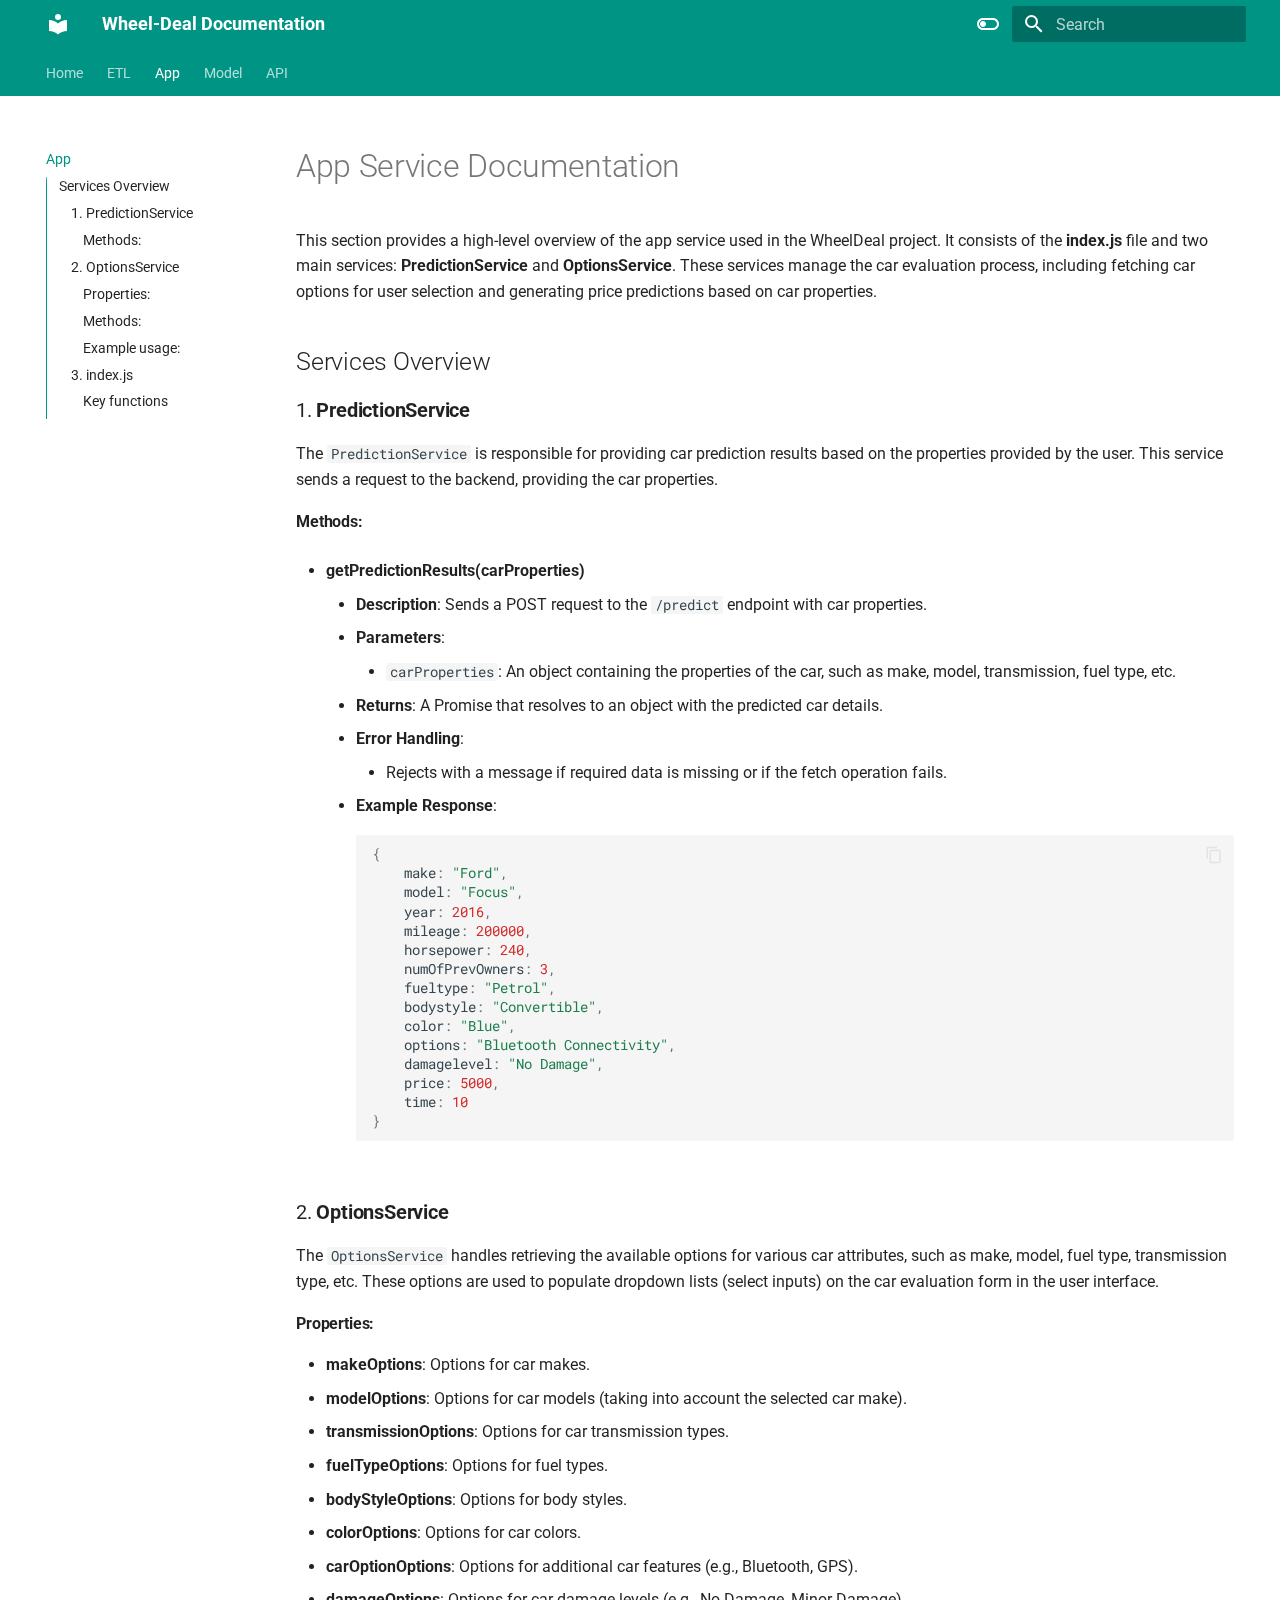
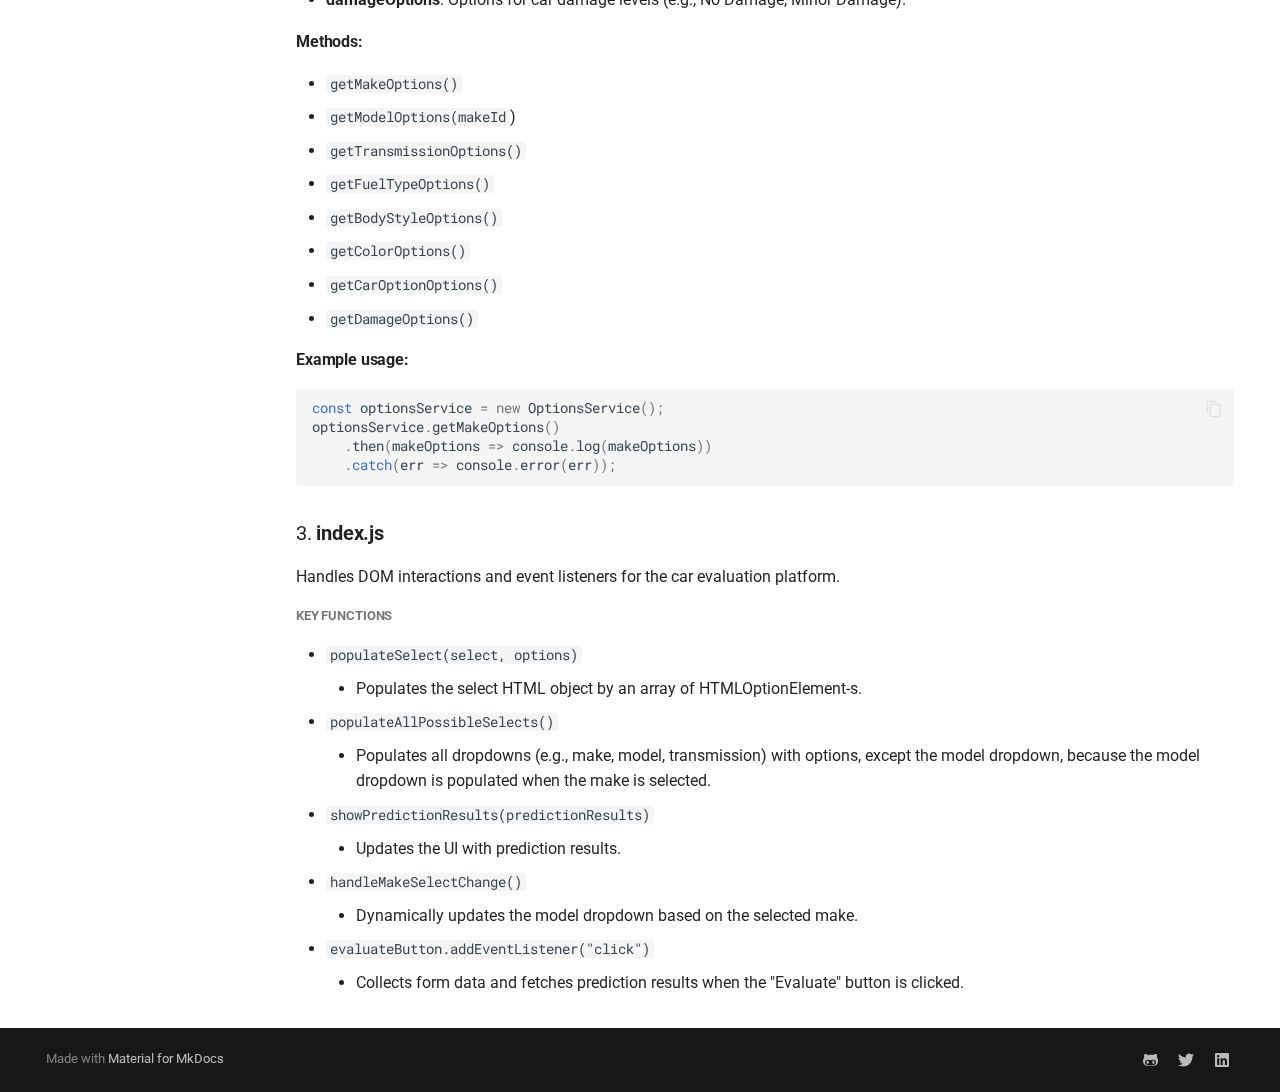
<file: App/index.html>
<!doctype html>
<html lang="en" class="no-js">
  <head>
    
      <meta charset="utf-8">
      <meta name="viewport" content="width=device-width,initial-scale=1">
      
      
      
      
        <link rel="prev" href="../ETL/">
      
      
        <link rel="next" href="../Model/">
      
      
      <link rel="icon" href="../assets/images/favicon.png">
      <meta name="generator" content="mkdocs-1.6.1, mkdocs-material-9.5.49">
    
    
      
        <title>App - Wheel-Deal Documentation</title>
      
    
    
      <link rel="stylesheet" href="../assets/stylesheets/main.6f8fc17f.min.css">
      
        
        <link rel="stylesheet" href="../assets/stylesheets/palette.06af60db.min.css">
      
      


    
    
      
    
    
      
        
        
        <link rel="preconnect" href="https://fonts.gstatic.com" crossorigin>
        <link rel="stylesheet" href="https://fonts.googleapis.com/css?family=Roboto:300,300i,400,400i,700,700i%7CRoboto+Mono:400,400i,700,700i&display=fallback">
        <style>:root{--md-text-font:"Roboto";--md-code-font:"Roboto Mono"}</style>
      
    
    
    <script>__md_scope=new URL("..",location),__md_hash=e=>[...e].reduce(((e,_)=>(e<<5)-e+_.charCodeAt(0)),0),__md_get=(e,_=localStorage,t=__md_scope)=>JSON.parse(_.getItem(t.pathname+"."+e)),__md_set=(e,_,t=localStorage,a=__md_scope)=>{try{t.setItem(a.pathname+"."+e,JSON.stringify(_))}catch(e){}}</script>
    
      

    
    
    
  </head>
  
  
    
    
      
    
    
    
    
    <body dir="ltr" data-md-color-scheme="default" data-md-color-primary="teal" data-md-color-accent="purple">
  
    
    <input class="md-toggle" data-md-toggle="drawer" type="checkbox" id="__drawer" autocomplete="off">
    <input class="md-toggle" data-md-toggle="search" type="checkbox" id="__search" autocomplete="off">
    <label class="md-overlay" for="__drawer"></label>
    <div data-md-component="skip">
      
        
        <a href="#app-service-documentation" class="md-skip">
          Skip to content
        </a>
      
    </div>
    <div data-md-component="announce">
      
    </div>
    
    
      

<header class="md-header" data-md-component="header">
  <nav class="md-header__inner md-grid" aria-label="Header">
    <a href=".." title="Wheel-Deal Documentation" class="md-header__button md-logo" aria-label="Wheel-Deal Documentation" data-md-component="logo">
      
  
  <svg xmlns="http://www.w3.org/2000/svg" viewBox="0 0 24 24"><path d="M12 8a3 3 0 0 0 3-3 3 3 0 0 0-3-3 3 3 0 0 0-3 3 3 3 0 0 0 3 3m0 3.54C9.64 9.35 6.5 8 3 8v11c3.5 0 6.64 1.35 9 3.54 2.36-2.19 5.5-3.54 9-3.54V8c-3.5 0-6.64 1.35-9 3.54"/></svg>

    </a>
    <label class="md-header__button md-icon" for="__drawer">
      
      <svg xmlns="http://www.w3.org/2000/svg" viewBox="0 0 24 24"><path d="M3 6h18v2H3zm0 5h18v2H3zm0 5h18v2H3z"/></svg>
    </label>
    <div class="md-header__title" data-md-component="header-title">
      <div class="md-header__ellipsis">
        <div class="md-header__topic">
          <span class="md-ellipsis">
            Wheel-Deal Documentation
          </span>
        </div>
        <div class="md-header__topic" data-md-component="header-topic">
          <span class="md-ellipsis">
            
              App
            
          </span>
        </div>
      </div>
    </div>
    
      
        <form class="md-header__option" data-md-component="palette">
  
    
    
    
    <input class="md-option" data-md-color-media="" data-md-color-scheme="default" data-md-color-primary="teal" data-md-color-accent="purple"  aria-label="Switch to dark mode"  type="radio" name="__palette" id="__palette_0">
    
      <label class="md-header__button md-icon" title="Switch to dark mode" for="__palette_1" hidden>
        <svg xmlns="http://www.w3.org/2000/svg" viewBox="0 0 24 24"><path d="M17 6H7c-3.31 0-6 2.69-6 6s2.69 6 6 6h10c3.31 0 6-2.69 6-6s-2.69-6-6-6m0 10H7c-2.21 0-4-1.79-4-4s1.79-4 4-4h10c2.21 0 4 1.79 4 4s-1.79 4-4 4M7 9c-1.66 0-3 1.34-3 3s1.34 3 3 3 3-1.34 3-3-1.34-3-3-3"/></svg>
      </label>
    
  
    
    
    
    <input class="md-option" data-md-color-media="" data-md-color-scheme="slate" data-md-color-primary="teal" data-md-color-accent="lime"  aria-label="Switch to light mode"  type="radio" name="__palette" id="__palette_1">
    
      <label class="md-header__button md-icon" title="Switch to light mode" for="__palette_0" hidden>
        <svg xmlns="http://www.w3.org/2000/svg" viewBox="0 0 24 24"><path d="M17 7H7a5 5 0 0 0-5 5 5 5 0 0 0 5 5h10a5 5 0 0 0 5-5 5 5 0 0 0-5-5m0 8a3 3 0 0 1-3-3 3 3 0 0 1 3-3 3 3 0 0 1 3 3 3 3 0 0 1-3 3"/></svg>
      </label>
    
  
</form>
      
    
    
      <script>var palette=__md_get("__palette");if(palette&&palette.color){if("(prefers-color-scheme)"===palette.color.media){var media=matchMedia("(prefers-color-scheme: light)"),input=document.querySelector(media.matches?"[data-md-color-media='(prefers-color-scheme: light)']":"[data-md-color-media='(prefers-color-scheme: dark)']");palette.color.media=input.getAttribute("data-md-color-media"),palette.color.scheme=input.getAttribute("data-md-color-scheme"),palette.color.primary=input.getAttribute("data-md-color-primary"),palette.color.accent=input.getAttribute("data-md-color-accent")}for(var[key,value]of Object.entries(palette.color))document.body.setAttribute("data-md-color-"+key,value)}</script>
    
    
    
      <label class="md-header__button md-icon" for="__search">
        
        <svg xmlns="http://www.w3.org/2000/svg" viewBox="0 0 24 24"><path d="M9.5 3A6.5 6.5 0 0 1 16 9.5c0 1.61-.59 3.09-1.56 4.23l.27.27h.79l5 5-1.5 1.5-5-5v-.79l-.27-.27A6.52 6.52 0 0 1 9.5 16 6.5 6.5 0 0 1 3 9.5 6.5 6.5 0 0 1 9.5 3m0 2C7 5 5 7 5 9.5S7 14 9.5 14 14 12 14 9.5 12 5 9.5 5"/></svg>
      </label>
      <div class="md-search" data-md-component="search" role="dialog">
  <label class="md-search__overlay" for="__search"></label>
  <div class="md-search__inner" role="search">
    <form class="md-search__form" name="search">
      <input type="text" class="md-search__input" name="query" aria-label="Search" placeholder="Search" autocapitalize="off" autocorrect="off" autocomplete="off" spellcheck="false" data-md-component="search-query" required>
      <label class="md-search__icon md-icon" for="__search">
        
        <svg xmlns="http://www.w3.org/2000/svg" viewBox="0 0 24 24"><path d="M9.5 3A6.5 6.5 0 0 1 16 9.5c0 1.61-.59 3.09-1.56 4.23l.27.27h.79l5 5-1.5 1.5-5-5v-.79l-.27-.27A6.52 6.52 0 0 1 9.5 16 6.5 6.5 0 0 1 3 9.5 6.5 6.5 0 0 1 9.5 3m0 2C7 5 5 7 5 9.5S7 14 9.5 14 14 12 14 9.5 12 5 9.5 5"/></svg>
        
        <svg xmlns="http://www.w3.org/2000/svg" viewBox="0 0 24 24"><path d="M20 11v2H8l5.5 5.5-1.42 1.42L4.16 12l7.92-7.92L13.5 5.5 8 11z"/></svg>
      </label>
      <nav class="md-search__options" aria-label="Search">
        
        <button type="reset" class="md-search__icon md-icon" title="Clear" aria-label="Clear" tabindex="-1">
          
          <svg xmlns="http://www.w3.org/2000/svg" viewBox="0 0 24 24"><path d="M19 6.41 17.59 5 12 10.59 6.41 5 5 6.41 10.59 12 5 17.59 6.41 19 12 13.41 17.59 19 19 17.59 13.41 12z"/></svg>
        </button>
      </nav>
      
        <div class="md-search__suggest" data-md-component="search-suggest"></div>
      
    </form>
    <div class="md-search__output">
      <div class="md-search__scrollwrap" tabindex="0" data-md-scrollfix>
        <div class="md-search-result" data-md-component="search-result">
          <div class="md-search-result__meta">
            Initializing search
          </div>
          <ol class="md-search-result__list" role="presentation"></ol>
        </div>
      </div>
    </div>
  </div>
</div>
    
    
  </nav>
  
</header>
    
    <div class="md-container" data-md-component="container">
      
      
        
          
            
<nav class="md-tabs" aria-label="Tabs" data-md-component="tabs">
  <div class="md-grid">
    <ul class="md-tabs__list">
      
        
  
  
  
    <li class="md-tabs__item">
      <a href=".." class="md-tabs__link">
        
  
    
  
  Home

      </a>
    </li>
  

      
        
  
  
  
    <li class="md-tabs__item">
      <a href="../ETL/" class="md-tabs__link">
        
  
    
  
  ETL

      </a>
    </li>
  

      
        
  
  
    
  
  
    <li class="md-tabs__item md-tabs__item--active">
      <a href="./" class="md-tabs__link">
        
  
    
  
  App

      </a>
    </li>
  

      
        
  
  
  
    <li class="md-tabs__item">
      <a href="../Model/" class="md-tabs__link">
        
  
    
  
  Model

      </a>
    </li>
  

      
        
  
  
  
    <li class="md-tabs__item">
      <a href="../API/" class="md-tabs__link">
        
  
    
  
  API

      </a>
    </li>
  

      
    </ul>
  </div>
</nav>
          
        
      
      <main class="md-main" data-md-component="main">
        <div class="md-main__inner md-grid">
          
            
              
              <div class="md-sidebar md-sidebar--primary" data-md-component="sidebar" data-md-type="navigation" >
                <div class="md-sidebar__scrollwrap">
                  <div class="md-sidebar__inner">
                    


  


  

<nav class="md-nav md-nav--primary md-nav--lifted md-nav--integrated" aria-label="Navigation" data-md-level="0">
  <label class="md-nav__title" for="__drawer">
    <a href=".." title="Wheel-Deal Documentation" class="md-nav__button md-logo" aria-label="Wheel-Deal Documentation" data-md-component="logo">
      
  
  <svg xmlns="http://www.w3.org/2000/svg" viewBox="0 0 24 24"><path d="M12 8a3 3 0 0 0 3-3 3 3 0 0 0-3-3 3 3 0 0 0-3 3 3 3 0 0 0 3 3m0 3.54C9.64 9.35 6.5 8 3 8v11c3.5 0 6.64 1.35 9 3.54 2.36-2.19 5.5-3.54 9-3.54V8c-3.5 0-6.64 1.35-9 3.54"/></svg>

    </a>
    Wheel-Deal Documentation
  </label>
  
  <ul class="md-nav__list" data-md-scrollfix>
    
      
      
  
  
  
  
    <li class="md-nav__item">
      <a href=".." class="md-nav__link">
        
  
  <span class="md-ellipsis">
    Home
  </span>
  

      </a>
    </li>
  

    
      
      
  
  
  
  
    <li class="md-nav__item">
      <a href="../ETL/" class="md-nav__link">
        
  
  <span class="md-ellipsis">
    ETL
  </span>
  

      </a>
    </li>
  

    
      
      
  
  
    
  
  
  
    <li class="md-nav__item md-nav__item--active">
      
      <input class="md-nav__toggle md-toggle" type="checkbox" id="__toc">
      
      
        
      
      
        <label class="md-nav__link md-nav__link--active" for="__toc">
          
  
  <span class="md-ellipsis">
    App
  </span>
  

          <span class="md-nav__icon md-icon"></span>
        </label>
      
      <a href="./" class="md-nav__link md-nav__link--active">
        
  
  <span class="md-ellipsis">
    App
  </span>
  

      </a>
      
        

<nav class="md-nav md-nav--secondary" aria-label="Table of contents">
  
  
  
    
  
  
    <label class="md-nav__title" for="__toc">
      <span class="md-nav__icon md-icon"></span>
      Table of contents
    </label>
    <ul class="md-nav__list" data-md-component="toc" data-md-scrollfix>
      
        <li class="md-nav__item">
  <a href="#services-overview" class="md-nav__link">
    <span class="md-ellipsis">
      Services Overview
    </span>
  </a>
  
    <nav class="md-nav" aria-label="Services Overview">
      <ul class="md-nav__list">
        
          <li class="md-nav__item">
  <a href="#1-predictionservice" class="md-nav__link">
    <span class="md-ellipsis">
      1. PredictionService
    </span>
  </a>
  
    <nav class="md-nav" aria-label="1. PredictionService">
      <ul class="md-nav__list">
        
          <li class="md-nav__item">
  <a href="#methods" class="md-nav__link">
    <span class="md-ellipsis">
      Methods:
    </span>
  </a>
  
</li>
        
      </ul>
    </nav>
  
</li>
        
          <li class="md-nav__item">
  <a href="#2-optionsservice" class="md-nav__link">
    <span class="md-ellipsis">
      2. OptionsService
    </span>
  </a>
  
    <nav class="md-nav" aria-label="2. OptionsService">
      <ul class="md-nav__list">
        
          <li class="md-nav__item">
  <a href="#properties" class="md-nav__link">
    <span class="md-ellipsis">
      Properties:
    </span>
  </a>
  
</li>
        
          <li class="md-nav__item">
  <a href="#methods_1" class="md-nav__link">
    <span class="md-ellipsis">
      Methods:
    </span>
  </a>
  
</li>
        
          <li class="md-nav__item">
  <a href="#example-usage" class="md-nav__link">
    <span class="md-ellipsis">
      Example usage:
    </span>
  </a>
  
</li>
        
      </ul>
    </nav>
  
</li>
        
          <li class="md-nav__item">
  <a href="#3-indexjs" class="md-nav__link">
    <span class="md-ellipsis">
      3. index.js
    </span>
  </a>
  
    <nav class="md-nav" aria-label="3. index.js">
      <ul class="md-nav__list">
        
          <li class="md-nav__item">
  <a href="#key-functions" class="md-nav__link">
    <span class="md-ellipsis">
      Key functions
    </span>
  </a>
  
</li>
        
      </ul>
    </nav>
  
</li>
        
      </ul>
    </nav>
  
</li>
      
    </ul>
  
</nav>
      
    </li>
  

    
      
      
  
  
  
  
    <li class="md-nav__item">
      <a href="../Model/" class="md-nav__link">
        
  
  <span class="md-ellipsis">
    Model
  </span>
  

      </a>
    </li>
  

    
      
      
  
  
  
  
    <li class="md-nav__item">
      <a href="../API/" class="md-nav__link">
        
  
  <span class="md-ellipsis">
    API
  </span>
  

      </a>
    </li>
  

    
  </ul>
</nav>
                  </div>
                </div>
              </div>
            
            
          
          
            <div class="md-content" data-md-component="content">
              <article class="md-content__inner md-typeset">
                
                  


<h1 id="app-service-documentation">App Service Documentation</h1>
<p>This section provides a high-level overview of the app service used in the WheelDeal project. It consists of the <strong>index.js</strong> file and two main services: <strong>PredictionService</strong> and <strong>OptionsService</strong>. These services manage the car evaluation process, including fetching car options for user selection and generating price predictions based on car properties.</p>
<h2 id="services-overview">Services Overview</h2>
<h3 id="1-predictionservice">1. <strong>PredictionService</strong></h3>
<p>The <code>PredictionService</code> is responsible for providing car prediction results based on the properties provided by the user. This service sends a request to the backend, providing the car properties.</p>
<h4 id="methods">Methods:</h4>
<ul>
<li>
<p><strong>getPredictionResults(carProperties)</strong></p>
<ul>
<li><strong>Description</strong>: Sends a POST request to the <code>/predict</code> endpoint with car properties.</li>
<li><strong>Parameters</strong>: <ul>
<li><code>carProperties</code>: An object containing the properties of the car, such as make, model, transmission, fuel type, etc.</li>
</ul>
</li>
<li><strong>Returns</strong>: A Promise that resolves to an object with the predicted car details.</li>
<li>
<p><strong>Error Handling</strong>:</p>
<ul>
<li>Rejects with a message if required data is missing or if the fetch operation fails.</li>
</ul>
</li>
<li>
<p><strong>Example Response</strong>:
<div class="highlight"><pre><span></span><code><a id="__codelineno-0-1" name="__codelineno-0-1" href="#__codelineno-0-1"></a><span class="p">{</span>
<a id="__codelineno-0-2" name="__codelineno-0-2" href="#__codelineno-0-2"></a><span class="w">    </span><span class="nx">make</span><span class="o">:</span><span class="w"> </span><span class="s2">&quot;Ford&quot;</span><span class="p">,</span>
<a id="__codelineno-0-3" name="__codelineno-0-3" href="#__codelineno-0-3"></a><span class="w">    </span><span class="nx">model</span><span class="o">:</span><span class="w"> </span><span class="s2">&quot;Focus&quot;</span><span class="p">,</span>
<a id="__codelineno-0-4" name="__codelineno-0-4" href="#__codelineno-0-4"></a><span class="w">    </span><span class="nx">year</span><span class="o">:</span><span class="w"> </span><span class="mf">2016</span><span class="p">,</span>
<a id="__codelineno-0-5" name="__codelineno-0-5" href="#__codelineno-0-5"></a><span class="w">    </span><span class="nx">mileage</span><span class="o">:</span><span class="w"> </span><span class="mf">200000</span><span class="p">,</span>
<a id="__codelineno-0-6" name="__codelineno-0-6" href="#__codelineno-0-6"></a><span class="w">    </span><span class="nx">horsepower</span><span class="o">:</span><span class="w"> </span><span class="mf">240</span><span class="p">,</span>
<a id="__codelineno-0-7" name="__codelineno-0-7" href="#__codelineno-0-7"></a><span class="w">    </span><span class="nx">numOfPrevOwners</span><span class="o">:</span><span class="w"> </span><span class="mf">3</span><span class="p">,</span>
<a id="__codelineno-0-8" name="__codelineno-0-8" href="#__codelineno-0-8"></a><span class="w">    </span><span class="nx">fueltype</span><span class="o">:</span><span class="w"> </span><span class="s2">&quot;Petrol&quot;</span><span class="p">,</span>
<a id="__codelineno-0-9" name="__codelineno-0-9" href="#__codelineno-0-9"></a><span class="w">    </span><span class="nx">bodystyle</span><span class="o">:</span><span class="w"> </span><span class="s2">&quot;Convertible&quot;</span><span class="p">,</span>
<a id="__codelineno-0-10" name="__codelineno-0-10" href="#__codelineno-0-10"></a><span class="w">    </span><span class="nx">color</span><span class="o">:</span><span class="w"> </span><span class="s2">&quot;Blue&quot;</span><span class="p">,</span>
<a id="__codelineno-0-11" name="__codelineno-0-11" href="#__codelineno-0-11"></a><span class="w">    </span><span class="nx">options</span><span class="o">:</span><span class="w"> </span><span class="s2">&quot;Bluetooth Connectivity&quot;</span><span class="p">,</span>
<a id="__codelineno-0-12" name="__codelineno-0-12" href="#__codelineno-0-12"></a><span class="w">    </span><span class="nx">damagelevel</span><span class="o">:</span><span class="w"> </span><span class="s2">&quot;No Damage&quot;</span><span class="p">,</span>
<a id="__codelineno-0-13" name="__codelineno-0-13" href="#__codelineno-0-13"></a><span class="w">    </span><span class="nx">price</span><span class="o">:</span><span class="w"> </span><span class="mf">5000</span><span class="p">,</span>
<a id="__codelineno-0-14" name="__codelineno-0-14" href="#__codelineno-0-14"></a><span class="w">    </span><span class="nx">time</span><span class="o">:</span><span class="w"> </span><span class="mf">10</span>
<a id="__codelineno-0-15" name="__codelineno-0-15" href="#__codelineno-0-15"></a><span class="p">}</span>
</code></pre></div></p>
</li>
</ul>
</li>
</ul>
<h3 id="2-optionsservice">2. <strong>OptionsService</strong></h3>
<p>The <code>OptionsService</code> handles retrieving the available options for various car attributes, such as make, model, fuel type, transmission type, etc. These options are used to populate dropdown lists (select inputs) on the car evaluation form in the user interface.</p>
<h4 id="properties">Properties:</h4>
<ul>
<li><strong>makeOptions</strong>: Options for car makes.</li>
<li><strong>modelOptions</strong>: Options for car models (taking into account the selected car make).</li>
<li><strong>transmissionOptions</strong>: Options for car transmission types.</li>
<li><strong>fuelTypeOptions</strong>: Options for fuel types.</li>
<li><strong>bodyStyleOptions</strong>: Options for body styles.</li>
<li><strong>colorOptions</strong>: Options for car colors.</li>
<li><strong>carOptionOptions</strong>: Options for additional car features (e.g., Bluetooth, GPS).</li>
<li><strong>damageOptions</strong>: Options for car damage levels (e.g., No Damage, Minor Damage).</li>
</ul>
<h4 id="methods_1">Methods:</h4>
<ul>
<li><code>getMakeOptions()</code></li>
<li><code>getModelOptions(makeId</code>)</li>
<li><code>getTransmissionOptions()</code></li>
<li><code>getFuelTypeOptions()</code></li>
<li><code>getBodyStyleOptions()</code></li>
<li><code>getColorOptions()</code></li>
<li><code>getCarOptionOptions()</code></li>
<li><code>getDamageOptions()</code></li>
</ul>
<h4 id="example-usage">Example usage:</h4>
<div class="highlight"><pre><span></span><code><a id="__codelineno-1-1" name="__codelineno-1-1" href="#__codelineno-1-1"></a><span class="kd">const</span><span class="w"> </span><span class="nx">optionsService</span><span class="w"> </span><span class="o">=</span><span class="w"> </span><span class="ow">new</span><span class="w"> </span><span class="nx">OptionsService</span><span class="p">();</span>
<a id="__codelineno-1-2" name="__codelineno-1-2" href="#__codelineno-1-2"></a><span class="nx">optionsService</span><span class="p">.</span><span class="nx">getMakeOptions</span><span class="p">()</span>
<a id="__codelineno-1-3" name="__codelineno-1-3" href="#__codelineno-1-3"></a><span class="w">    </span><span class="p">.</span><span class="nx">then</span><span class="p">(</span><span class="nx">makeOptions</span><span class="w"> </span><span class="p">=&gt;</span><span class="w"> </span><span class="nx">console</span><span class="p">.</span><span class="nx">log</span><span class="p">(</span><span class="nx">makeOptions</span><span class="p">))</span>
<a id="__codelineno-1-4" name="__codelineno-1-4" href="#__codelineno-1-4"></a><span class="w">    </span><span class="p">.</span><span class="k">catch</span><span class="p">(</span><span class="nx">err</span><span class="w"> </span><span class="p">=&gt;</span><span class="w"> </span><span class="nx">console</span><span class="p">.</span><span class="nx">error</span><span class="p">(</span><span class="nx">err</span><span class="p">));</span>
</code></pre></div>
<h3 id="3-indexjs">3. <strong>index.js</strong></h3>
<p>Handles DOM interactions and event listeners for the car evaluation platform.</p>
<h5 id="key-functions">Key functions</h5>
<ul>
<li><code>populateSelect(select, options)</code><ul>
<li>Populates the select HTML object by an array of HTMLOptionElement-s.</li>
</ul>
</li>
<li><code>populateAllPossibleSelects()</code><ul>
<li>Populates all dropdowns (e.g., make, model, transmission) with options, except the model dropdown, because the model dropdown is populated when the make is selected.</li>
</ul>
</li>
<li><code>showPredictionResults(predictionResults)</code><ul>
<li>Updates the UI with prediction results.</li>
</ul>
</li>
<li><code>handleMakeSelectChange()</code><ul>
<li>Dynamically updates the model dropdown based on the selected make.</li>
</ul>
</li>
<li><code>evaluateButton.addEventListener("click")</code><ul>
<li>Collects form data and fetches prediction results when the "Evaluate" button is clicked.</li>
</ul>
</li>
</ul>












                
              </article>
            </div>
          
          
  <script>var tabs=__md_get("__tabs");if(Array.isArray(tabs))e:for(var set of document.querySelectorAll(".tabbed-set")){var labels=set.querySelector(".tabbed-labels");for(var tab of tabs)for(var label of labels.getElementsByTagName("label"))if(label.innerText.trim()===tab){var input=document.getElementById(label.htmlFor);input.checked=!0;continue e}}</script>

<script>var target=document.getElementById(location.hash.slice(1));target&&target.name&&(target.checked=target.name.startsWith("__tabbed_"))</script>
        </div>
        
          <button type="button" class="md-top md-icon" data-md-component="top" hidden>
  
  <svg xmlns="http://www.w3.org/2000/svg" viewBox="0 0 24 24"><path d="M13 20h-2V8l-5.5 5.5-1.42-1.42L12 4.16l7.92 7.92-1.42 1.42L13 8z"/></svg>
  Back to top
</button>
        
      </main>
      
        <footer class="md-footer">
  
  <div class="md-footer-meta md-typeset">
    <div class="md-footer-meta__inner md-grid">
      <div class="md-copyright">
  
  
    Made with
    <a href="https://squidfunk.github.io/mkdocs-material/" target="_blank" rel="noopener">
      Material for MkDocs
    </a>
  
</div>
      
        <div class="md-social">
  
    
    
    
    
      
      
    
    <a href="https://github.com/james-willett" target="_blank" rel="noopener" title="github.com" class="md-social__link">
      <svg xmlns="http://www.w3.org/2000/svg" viewBox="0 0 480 512"><!--! Font Awesome Free 6.7.1 by @fontawesome - https://fontawesome.com License - https://fontawesome.com/license/free (Icons: CC BY 4.0, Fonts: SIL OFL 1.1, Code: MIT License) Copyright 2024 Fonticons, Inc.--><path d="M186.1 328.7c0 20.9-10.9 55.1-36.7 55.1s-36.7-34.2-36.7-55.1 10.9-55.1 36.7-55.1 36.7 34.2 36.7 55.1M480 278.2c0 31.9-3.2 65.7-17.5 95-37.9 76.6-142.1 74.8-216.7 74.8-75.8 0-186.2 2.7-225.6-74.8-14.6-29-20.2-63.1-20.2-95 0-41.9 13.9-81.5 41.5-113.6-5.2-15.8-7.7-32.4-7.7-48.8 0-21.5 4.9-32.3 14.6-51.8 45.3 0 74.3 9 108.8 36 29-6.9 58.8-10 88.7-10 27 0 54.2 2.9 80.4 9.2 34-26.7 63-35.2 107.8-35.2 9.8 19.5 14.6 30.3 14.6 51.8 0 16.4-2.6 32.7-7.7 48.2 27.5 32.4 39 72.3 39 114.2m-64.3 50.5c0-43.9-26.7-82.6-73.5-82.6-18.9 0-37 3.4-56 6-14.9 2.3-29.8 3.2-45.1 3.2-15.2 0-30.1-.9-45.1-3.2-18.7-2.6-37-6-56-6-46.8 0-73.5 38.7-73.5 82.6 0 87.8 80.4 101.3 150.4 101.3h48.2c70.3 0 150.6-13.4 150.6-101.3m-82.6-55.1c-25.8 0-36.7 34.2-36.7 55.1s10.9 55.1 36.7 55.1 36.7-34.2 36.7-55.1-10.9-55.1-36.7-55.1"/></svg>
    </a>
  
    
    
    
    
      
      
    
    <a href="https://twitter.com/TheJamesWillett" target="_blank" rel="noopener" title="twitter.com" class="md-social__link">
      <svg xmlns="http://www.w3.org/2000/svg" viewBox="0 0 512 512"><!--! Font Awesome Free 6.7.1 by @fontawesome - https://fontawesome.com License - https://fontawesome.com/license/free (Icons: CC BY 4.0, Fonts: SIL OFL 1.1, Code: MIT License) Copyright 2024 Fonticons, Inc.--><path d="M459.37 151.716c.325 4.548.325 9.097.325 13.645 0 138.72-105.583 298.558-298.558 298.558-59.452 0-114.68-17.219-161.137-47.106 8.447.974 16.568 1.299 25.34 1.299 49.055 0 94.213-16.568 130.274-44.832-46.132-.975-84.792-31.188-98.112-72.772 6.498.974 12.995 1.624 19.818 1.624 9.421 0 18.843-1.3 27.614-3.573-48.081-9.747-84.143-51.98-84.143-102.985v-1.299c13.969 7.797 30.214 12.67 47.431 13.319-28.264-18.843-46.781-51.005-46.781-87.391 0-19.492 5.197-37.36 14.294-52.954 51.655 63.675 129.3 105.258 216.365 109.807-1.624-7.797-2.599-15.918-2.599-24.04 0-57.828 46.782-104.934 104.934-104.934 30.213 0 57.502 12.67 76.67 33.137 23.715-4.548 46.456-13.32 66.599-25.34-7.798 24.366-24.366 44.833-46.132 57.827 21.117-2.273 41.584-8.122 60.426-16.243-14.292 20.791-32.161 39.308-52.628 54.253"/></svg>
    </a>
  
    
    
    
    
      
      
    
    <a href="https://www.linkedin.com/in/willettjames/" target="_blank" rel="noopener" title="www.linkedin.com" class="md-social__link">
      <svg xmlns="http://www.w3.org/2000/svg" viewBox="0 0 448 512"><!--! Font Awesome Free 6.7.1 by @fontawesome - https://fontawesome.com License - https://fontawesome.com/license/free (Icons: CC BY 4.0, Fonts: SIL OFL 1.1, Code: MIT License) Copyright 2024 Fonticons, Inc.--><path d="M416 32H31.9C14.3 32 0 46.5 0 64.3v383.4C0 465.5 14.3 480 31.9 480H416c17.6 0 32-14.5 32-32.3V64.3c0-17.8-14.4-32.3-32-32.3M135.4 416H69V202.2h66.5V416zm-33.2-243c-21.3 0-38.5-17.3-38.5-38.5S80.9 96 102.2 96c21.2 0 38.5 17.3 38.5 38.5 0 21.3-17.2 38.5-38.5 38.5m282.1 243h-66.4V312c0-24.8-.5-56.7-34.5-56.7-34.6 0-39.9 27-39.9 54.9V416h-66.4V202.2h63.7v29.2h.9c8.9-16.8 30.6-34.5 62.9-34.5 67.2 0 79.7 44.3 79.7 101.9z"/></svg>
    </a>
  
</div>
      
    </div>
  </div>
</footer>
      
    </div>
    <div class="md-dialog" data-md-component="dialog">
      <div class="md-dialog__inner md-typeset"></div>
    </div>
    
    
    <script id="__config" type="application/json">{"base": "..", "features": ["navigation.tabs", "navigation.sections", "toc.integrate", "navigation.top", "search.suggest", "search.highlight", "content.tabs.link", "content.code.annotation", "content.code.copy"], "search": "../assets/javascripts/workers/search.6ce7567c.min.js", "translations": {"clipboard.copied": "Copied to clipboard", "clipboard.copy": "Copy to clipboard", "search.result.more.one": "1 more on this page", "search.result.more.other": "# more on this page", "search.result.none": "No matching documents", "search.result.one": "1 matching document", "search.result.other": "# matching documents", "search.result.placeholder": "Type to start searching", "search.result.term.missing": "Missing", "select.version": "Select version"}}</script>
    
    
      <script src="../assets/javascripts/bundle.88dd0f4e.min.js"></script>
      
    
  </body>
</html>
</file>
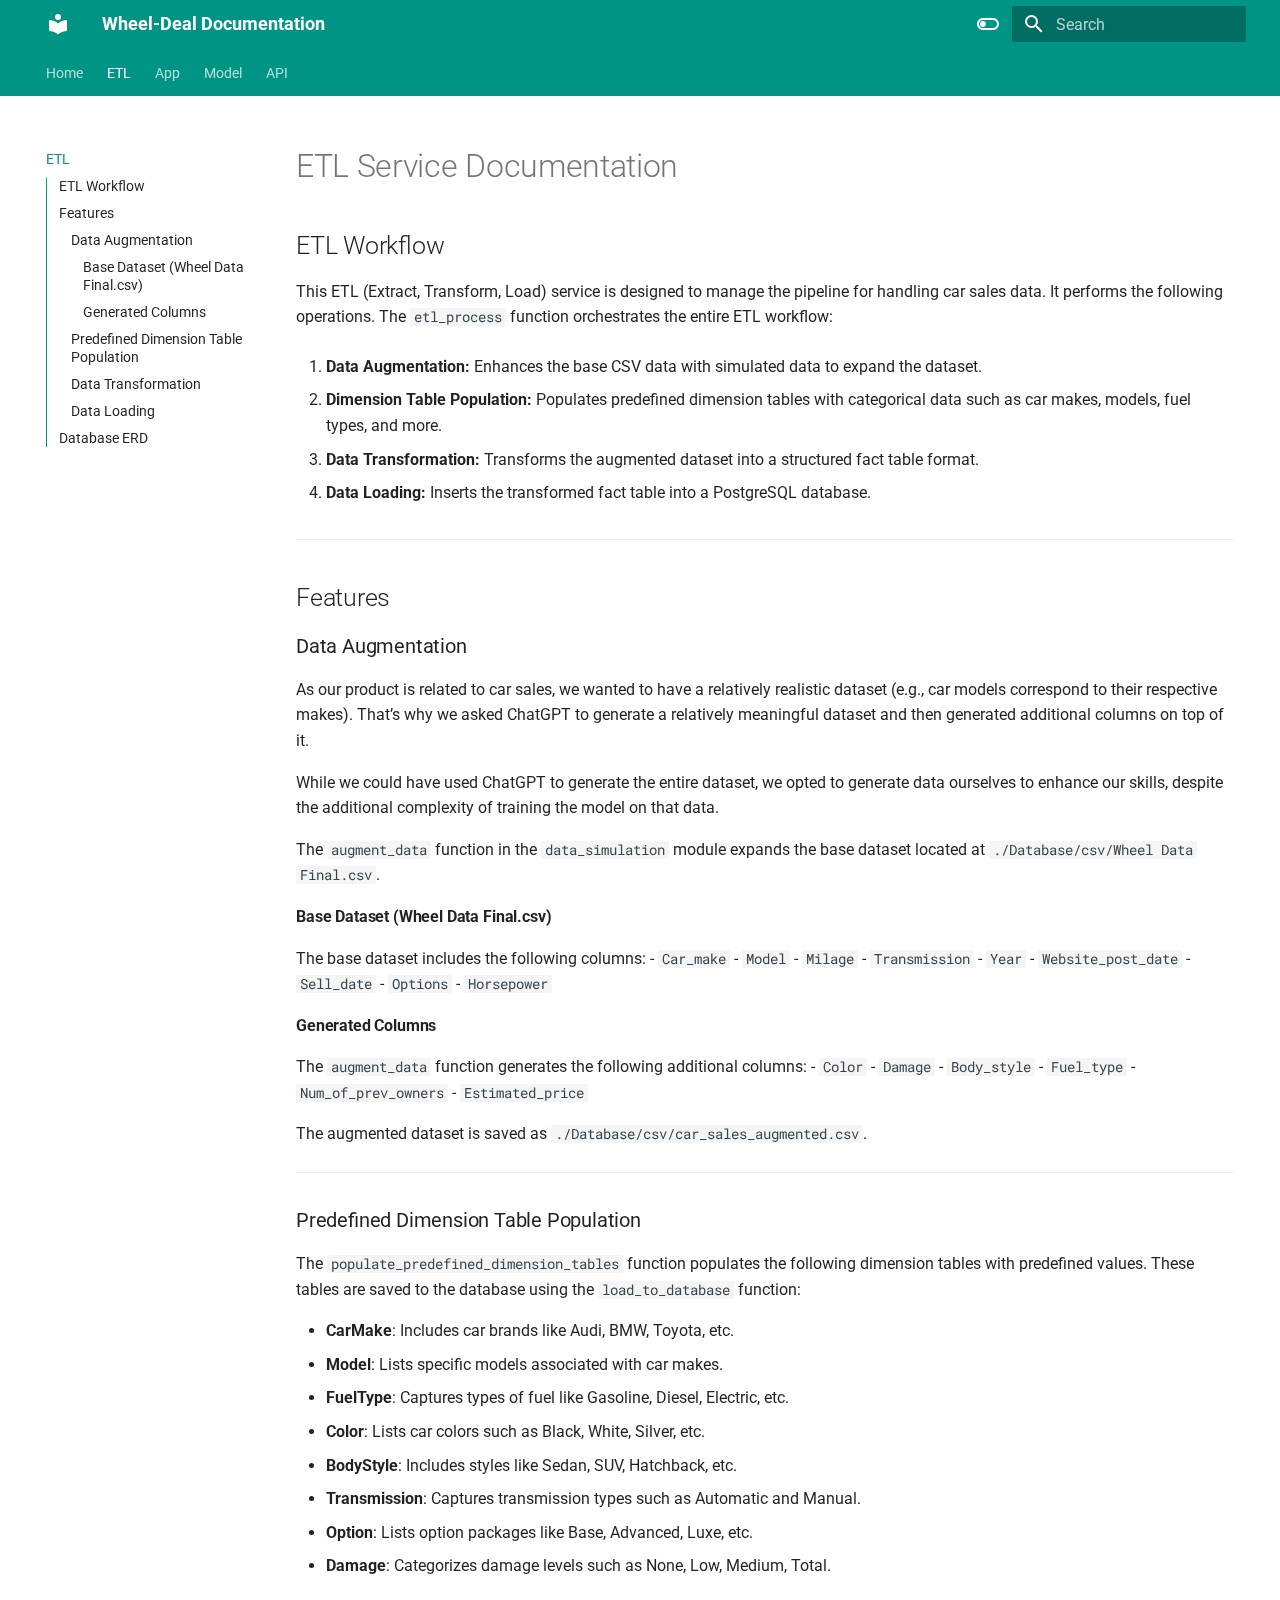
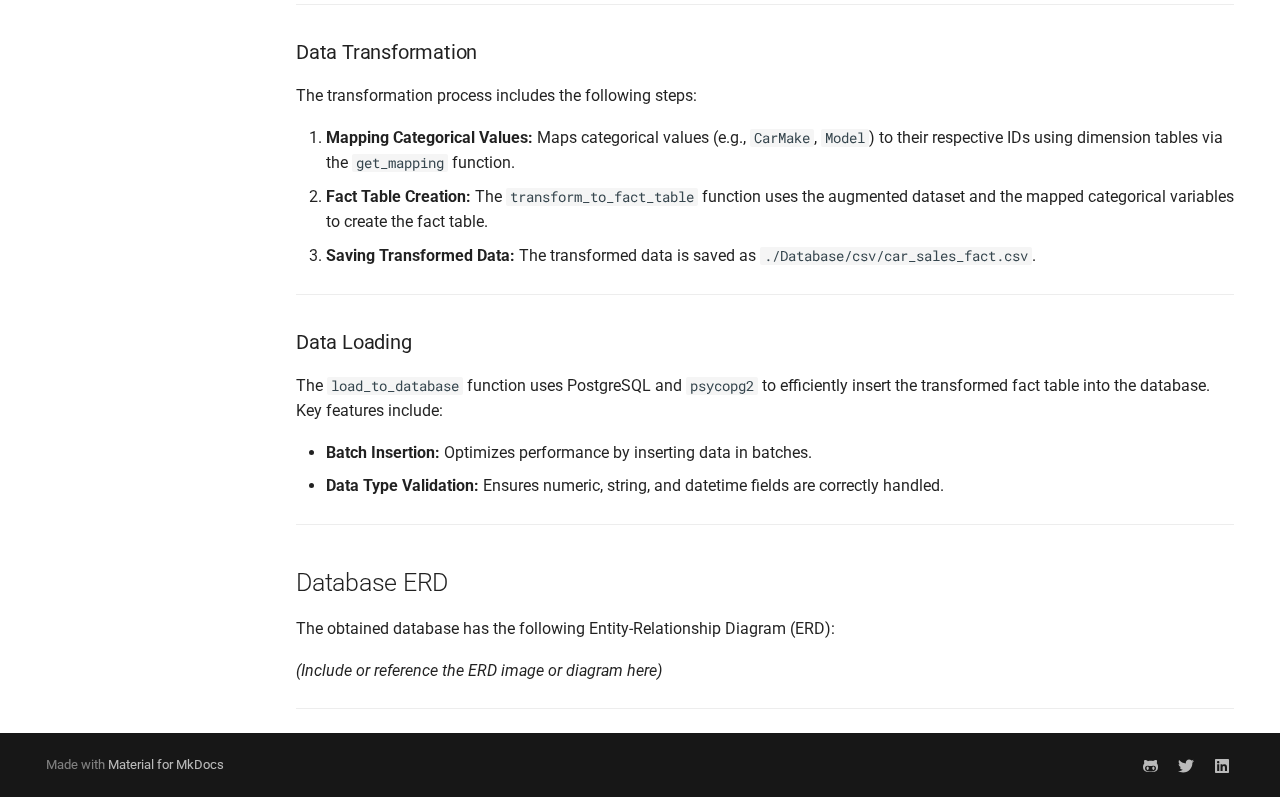
<file: ETL/index.html>
<!doctype html>
<html lang="en" class="no-js">
  <head>
    
      <meta charset="utf-8">
      <meta name="viewport" content="width=device-width,initial-scale=1">
      
      
      
      
        <link rel="prev" href="..">
      
      
        <link rel="next" href="../App/">
      
      
      <link rel="icon" href="../assets/images/favicon.png">
      <meta name="generator" content="mkdocs-1.6.1, mkdocs-material-9.5.49">
    
    
      
        <title>ETL - Wheel-Deal Documentation</title>
      
    
    
      <link rel="stylesheet" href="../assets/stylesheets/main.6f8fc17f.min.css">
      
        
        <link rel="stylesheet" href="../assets/stylesheets/palette.06af60db.min.css">
      
      


    
    
      
    
    
      
        
        
        <link rel="preconnect" href="https://fonts.gstatic.com" crossorigin>
        <link rel="stylesheet" href="https://fonts.googleapis.com/css?family=Roboto:300,300i,400,400i,700,700i%7CRoboto+Mono:400,400i,700,700i&display=fallback">
        <style>:root{--md-text-font:"Roboto";--md-code-font:"Roboto Mono"}</style>
      
    
    
    <script>__md_scope=new URL("..",location),__md_hash=e=>[...e].reduce(((e,_)=>(e<<5)-e+_.charCodeAt(0)),0),__md_get=(e,_=localStorage,t=__md_scope)=>JSON.parse(_.getItem(t.pathname+"."+e)),__md_set=(e,_,t=localStorage,a=__md_scope)=>{try{t.setItem(a.pathname+"."+e,JSON.stringify(_))}catch(e){}}</script>
    
      

    
    
    
  </head>
  
  
    
    
      
    
    
    
    
    <body dir="ltr" data-md-color-scheme="default" data-md-color-primary="teal" data-md-color-accent="purple">
  
    
    <input class="md-toggle" data-md-toggle="drawer" type="checkbox" id="__drawer" autocomplete="off">
    <input class="md-toggle" data-md-toggle="search" type="checkbox" id="__search" autocomplete="off">
    <label class="md-overlay" for="__drawer"></label>
    <div data-md-component="skip">
      
        
        <a href="#etl-service-documentation" class="md-skip">
          Skip to content
        </a>
      
    </div>
    <div data-md-component="announce">
      
    </div>
    
    
      

<header class="md-header" data-md-component="header">
  <nav class="md-header__inner md-grid" aria-label="Header">
    <a href=".." title="Wheel-Deal Documentation" class="md-header__button md-logo" aria-label="Wheel-Deal Documentation" data-md-component="logo">
      
  
  <svg xmlns="http://www.w3.org/2000/svg" viewBox="0 0 24 24"><path d="M12 8a3 3 0 0 0 3-3 3 3 0 0 0-3-3 3 3 0 0 0-3 3 3 3 0 0 0 3 3m0 3.54C9.64 9.35 6.5 8 3 8v11c3.5 0 6.64 1.35 9 3.54 2.36-2.19 5.5-3.54 9-3.54V8c-3.5 0-6.64 1.35-9 3.54"/></svg>

    </a>
    <label class="md-header__button md-icon" for="__drawer">
      
      <svg xmlns="http://www.w3.org/2000/svg" viewBox="0 0 24 24"><path d="M3 6h18v2H3zm0 5h18v2H3zm0 5h18v2H3z"/></svg>
    </label>
    <div class="md-header__title" data-md-component="header-title">
      <div class="md-header__ellipsis">
        <div class="md-header__topic">
          <span class="md-ellipsis">
            Wheel-Deal Documentation
          </span>
        </div>
        <div class="md-header__topic" data-md-component="header-topic">
          <span class="md-ellipsis">
            
              ETL
            
          </span>
        </div>
      </div>
    </div>
    
      
        <form class="md-header__option" data-md-component="palette">
  
    
    
    
    <input class="md-option" data-md-color-media="" data-md-color-scheme="default" data-md-color-primary="teal" data-md-color-accent="purple"  aria-label="Switch to dark mode"  type="radio" name="__palette" id="__palette_0">
    
      <label class="md-header__button md-icon" title="Switch to dark mode" for="__palette_1" hidden>
        <svg xmlns="http://www.w3.org/2000/svg" viewBox="0 0 24 24"><path d="M17 6H7c-3.31 0-6 2.69-6 6s2.69 6 6 6h10c3.31 0 6-2.69 6-6s-2.69-6-6-6m0 10H7c-2.21 0-4-1.79-4-4s1.79-4 4-4h10c2.21 0 4 1.79 4 4s-1.79 4-4 4M7 9c-1.66 0-3 1.34-3 3s1.34 3 3 3 3-1.34 3-3-1.34-3-3-3"/></svg>
      </label>
    
  
    
    
    
    <input class="md-option" data-md-color-media="" data-md-color-scheme="slate" data-md-color-primary="teal" data-md-color-accent="lime"  aria-label="Switch to light mode"  type="radio" name="__palette" id="__palette_1">
    
      <label class="md-header__button md-icon" title="Switch to light mode" for="__palette_0" hidden>
        <svg xmlns="http://www.w3.org/2000/svg" viewBox="0 0 24 24"><path d="M17 7H7a5 5 0 0 0-5 5 5 5 0 0 0 5 5h10a5 5 0 0 0 5-5 5 5 0 0 0-5-5m0 8a3 3 0 0 1-3-3 3 3 0 0 1 3-3 3 3 0 0 1 3 3 3 3 0 0 1-3 3"/></svg>
      </label>
    
  
</form>
      
    
    
      <script>var palette=__md_get("__palette");if(palette&&palette.color){if("(prefers-color-scheme)"===palette.color.media){var media=matchMedia("(prefers-color-scheme: light)"),input=document.querySelector(media.matches?"[data-md-color-media='(prefers-color-scheme: light)']":"[data-md-color-media='(prefers-color-scheme: dark)']");palette.color.media=input.getAttribute("data-md-color-media"),palette.color.scheme=input.getAttribute("data-md-color-scheme"),palette.color.primary=input.getAttribute("data-md-color-primary"),palette.color.accent=input.getAttribute("data-md-color-accent")}for(var[key,value]of Object.entries(palette.color))document.body.setAttribute("data-md-color-"+key,value)}</script>
    
    
    
      <label class="md-header__button md-icon" for="__search">
        
        <svg xmlns="http://www.w3.org/2000/svg" viewBox="0 0 24 24"><path d="M9.5 3A6.5 6.5 0 0 1 16 9.5c0 1.61-.59 3.09-1.56 4.23l.27.27h.79l5 5-1.5 1.5-5-5v-.79l-.27-.27A6.52 6.52 0 0 1 9.5 16 6.5 6.5 0 0 1 3 9.5 6.5 6.5 0 0 1 9.5 3m0 2C7 5 5 7 5 9.5S7 14 9.5 14 14 12 14 9.5 12 5 9.5 5"/></svg>
      </label>
      <div class="md-search" data-md-component="search" role="dialog">
  <label class="md-search__overlay" for="__search"></label>
  <div class="md-search__inner" role="search">
    <form class="md-search__form" name="search">
      <input type="text" class="md-search__input" name="query" aria-label="Search" placeholder="Search" autocapitalize="off" autocorrect="off" autocomplete="off" spellcheck="false" data-md-component="search-query" required>
      <label class="md-search__icon md-icon" for="__search">
        
        <svg xmlns="http://www.w3.org/2000/svg" viewBox="0 0 24 24"><path d="M9.5 3A6.5 6.5 0 0 1 16 9.5c0 1.61-.59 3.09-1.56 4.23l.27.27h.79l5 5-1.5 1.5-5-5v-.79l-.27-.27A6.52 6.52 0 0 1 9.5 16 6.5 6.5 0 0 1 3 9.5 6.5 6.5 0 0 1 9.5 3m0 2C7 5 5 7 5 9.5S7 14 9.5 14 14 12 14 9.5 12 5 9.5 5"/></svg>
        
        <svg xmlns="http://www.w3.org/2000/svg" viewBox="0 0 24 24"><path d="M20 11v2H8l5.5 5.5-1.42 1.42L4.16 12l7.92-7.92L13.5 5.5 8 11z"/></svg>
      </label>
      <nav class="md-search__options" aria-label="Search">
        
        <button type="reset" class="md-search__icon md-icon" title="Clear" aria-label="Clear" tabindex="-1">
          
          <svg xmlns="http://www.w3.org/2000/svg" viewBox="0 0 24 24"><path d="M19 6.41 17.59 5 12 10.59 6.41 5 5 6.41 10.59 12 5 17.59 6.41 19 12 13.41 17.59 19 19 17.59 13.41 12z"/></svg>
        </button>
      </nav>
      
        <div class="md-search__suggest" data-md-component="search-suggest"></div>
      
    </form>
    <div class="md-search__output">
      <div class="md-search__scrollwrap" tabindex="0" data-md-scrollfix>
        <div class="md-search-result" data-md-component="search-result">
          <div class="md-search-result__meta">
            Initializing search
          </div>
          <ol class="md-search-result__list" role="presentation"></ol>
        </div>
      </div>
    </div>
  </div>
</div>
    
    
  </nav>
  
</header>
    
    <div class="md-container" data-md-component="container">
      
      
        
          
            
<nav class="md-tabs" aria-label="Tabs" data-md-component="tabs">
  <div class="md-grid">
    <ul class="md-tabs__list">
      
        
  
  
  
    <li class="md-tabs__item">
      <a href=".." class="md-tabs__link">
        
  
    
  
  Home

      </a>
    </li>
  

      
        
  
  
    
  
  
    <li class="md-tabs__item md-tabs__item--active">
      <a href="./" class="md-tabs__link">
        
  
    
  
  ETL

      </a>
    </li>
  

      
        
  
  
  
    <li class="md-tabs__item">
      <a href="../App/" class="md-tabs__link">
        
  
    
  
  App

      </a>
    </li>
  

      
        
  
  
  
    <li class="md-tabs__item">
      <a href="../Model/" class="md-tabs__link">
        
  
    
  
  Model

      </a>
    </li>
  

      
        
  
  
  
    <li class="md-tabs__item">
      <a href="../API/" class="md-tabs__link">
        
  
    
  
  API

      </a>
    </li>
  

      
    </ul>
  </div>
</nav>
          
        
      
      <main class="md-main" data-md-component="main">
        <div class="md-main__inner md-grid">
          
            
              
              <div class="md-sidebar md-sidebar--primary" data-md-component="sidebar" data-md-type="navigation" >
                <div class="md-sidebar__scrollwrap">
                  <div class="md-sidebar__inner">
                    


  


  

<nav class="md-nav md-nav--primary md-nav--lifted md-nav--integrated" aria-label="Navigation" data-md-level="0">
  <label class="md-nav__title" for="__drawer">
    <a href=".." title="Wheel-Deal Documentation" class="md-nav__button md-logo" aria-label="Wheel-Deal Documentation" data-md-component="logo">
      
  
  <svg xmlns="http://www.w3.org/2000/svg" viewBox="0 0 24 24"><path d="M12 8a3 3 0 0 0 3-3 3 3 0 0 0-3-3 3 3 0 0 0-3 3 3 3 0 0 0 3 3m0 3.54C9.64 9.35 6.5 8 3 8v11c3.5 0 6.64 1.35 9 3.54 2.36-2.19 5.5-3.54 9-3.54V8c-3.5 0-6.64 1.35-9 3.54"/></svg>

    </a>
    Wheel-Deal Documentation
  </label>
  
  <ul class="md-nav__list" data-md-scrollfix>
    
      
      
  
  
  
  
    <li class="md-nav__item">
      <a href=".." class="md-nav__link">
        
  
  <span class="md-ellipsis">
    Home
  </span>
  

      </a>
    </li>
  

    
      
      
  
  
    
  
  
  
    <li class="md-nav__item md-nav__item--active">
      
      <input class="md-nav__toggle md-toggle" type="checkbox" id="__toc">
      
      
        
      
      
        <label class="md-nav__link md-nav__link--active" for="__toc">
          
  
  <span class="md-ellipsis">
    ETL
  </span>
  

          <span class="md-nav__icon md-icon"></span>
        </label>
      
      <a href="./" class="md-nav__link md-nav__link--active">
        
  
  <span class="md-ellipsis">
    ETL
  </span>
  

      </a>
      
        

<nav class="md-nav md-nav--secondary" aria-label="Table of contents">
  
  
  
    
  
  
    <label class="md-nav__title" for="__toc">
      <span class="md-nav__icon md-icon"></span>
      Table of contents
    </label>
    <ul class="md-nav__list" data-md-component="toc" data-md-scrollfix>
      
        <li class="md-nav__item">
  <a href="#etl-workflow" class="md-nav__link">
    <span class="md-ellipsis">
      ETL Workflow
    </span>
  </a>
  
</li>
      
        <li class="md-nav__item">
  <a href="#features" class="md-nav__link">
    <span class="md-ellipsis">
      Features
    </span>
  </a>
  
    <nav class="md-nav" aria-label="Features">
      <ul class="md-nav__list">
        
          <li class="md-nav__item">
  <a href="#data-augmentation" class="md-nav__link">
    <span class="md-ellipsis">
      Data Augmentation
    </span>
  </a>
  
    <nav class="md-nav" aria-label="Data Augmentation">
      <ul class="md-nav__list">
        
          <li class="md-nav__item">
  <a href="#base-dataset-wheel-data-finalcsv" class="md-nav__link">
    <span class="md-ellipsis">
      Base Dataset (Wheel Data Final.csv)
    </span>
  </a>
  
</li>
        
          <li class="md-nav__item">
  <a href="#generated-columns" class="md-nav__link">
    <span class="md-ellipsis">
      Generated Columns
    </span>
  </a>
  
</li>
        
      </ul>
    </nav>
  
</li>
        
          <li class="md-nav__item">
  <a href="#predefined-dimension-table-population" class="md-nav__link">
    <span class="md-ellipsis">
      Predefined Dimension Table Population
    </span>
  </a>
  
</li>
        
          <li class="md-nav__item">
  <a href="#data-transformation" class="md-nav__link">
    <span class="md-ellipsis">
      Data Transformation
    </span>
  </a>
  
</li>
        
          <li class="md-nav__item">
  <a href="#data-loading" class="md-nav__link">
    <span class="md-ellipsis">
      Data Loading
    </span>
  </a>
  
</li>
        
      </ul>
    </nav>
  
</li>
      
        <li class="md-nav__item">
  <a href="#database-erd" class="md-nav__link">
    <span class="md-ellipsis">
      Database ERD
    </span>
  </a>
  
</li>
      
    </ul>
  
</nav>
      
    </li>
  

    
      
      
  
  
  
  
    <li class="md-nav__item">
      <a href="../App/" class="md-nav__link">
        
  
  <span class="md-ellipsis">
    App
  </span>
  

      </a>
    </li>
  

    
      
      
  
  
  
  
    <li class="md-nav__item">
      <a href="../Model/" class="md-nav__link">
        
  
  <span class="md-ellipsis">
    Model
  </span>
  

      </a>
    </li>
  

    
      
      
  
  
  
  
    <li class="md-nav__item">
      <a href="../API/" class="md-nav__link">
        
  
  <span class="md-ellipsis">
    API
  </span>
  

      </a>
    </li>
  

    
  </ul>
</nav>
                  </div>
                </div>
              </div>
            
            
          
          
            <div class="md-content" data-md-component="content">
              <article class="md-content__inner md-typeset">
                
                  


<h1 id="etl-service-documentation">ETL Service Documentation</h1>
<h2 id="etl-workflow">ETL Workflow</h2>
<p>This ETL (Extract, Transform, Load) service is designed to manage the pipeline for handling car sales data. It performs the following operations. The <code>etl_process</code> function orchestrates the entire ETL workflow:</p>
<ol>
<li>
<p><strong>Data Augmentation:</strong> Enhances the base CSV data with simulated data to expand the dataset.</p>
</li>
<li>
<p><strong>Dimension Table Population:</strong> Populates predefined dimension tables with categorical data such as car makes, models, fuel types, and more.</p>
</li>
<li>
<p><strong>Data Transformation:</strong> Transforms the augmented dataset into a structured fact table format.</p>
</li>
<li>
<p><strong>Data Loading:</strong> Inserts the transformed fact table into a PostgreSQL database.</p>
</li>
</ol>
<hr />
<h2 id="features">Features</h2>
<h3 id="data-augmentation">Data Augmentation</h3>
<p>As our product is related to car sales, we wanted to have a relatively realistic dataset (e.g., car models correspond to their respective makes). That’s why we asked ChatGPT to generate a relatively meaningful dataset and then generated additional columns on top of it. </p>
<p>While we could have used ChatGPT to generate the entire dataset, we opted to generate data ourselves to enhance our skills, despite the additional complexity of training the model on that data.</p>
<p>The <code>augment_data</code> function in the <code>data_simulation</code> module expands the base dataset located at <code>./Database/csv/Wheel Data Final.csv</code>. </p>
<h4 id="base-dataset-wheel-data-finalcsv">Base Dataset (Wheel Data Final.csv)</h4>
<p>The base dataset includes the following columns:
- <code>Car_make</code>
- <code>Model</code>
- <code>Milage</code>
- <code>Transmission</code>
- <code>Year</code>
- <code>Website_post_date</code>
- <code>Sell_date</code>
- <code>Options</code>
- <code>Horsepower</code></p>
<h4 id="generated-columns">Generated Columns</h4>
<p>The <code>augment_data</code> function generates the following additional columns:
- <code>Color</code>
- <code>Damage</code>
- <code>Body_style</code>
- <code>Fuel_type</code>
- <code>Num_of_prev_owners</code>
- <code>Estimated_price</code></p>
<p>The augmented dataset is saved as <code>./Database/csv/car_sales_augmented.csv</code>.</p>
<hr />
<h3 id="predefined-dimension-table-population">Predefined Dimension Table Population</h3>
<p>The <code>populate_predefined_dimension_tables</code> function populates the following dimension tables with predefined values. These tables are saved to the database using the <code>load_to_database</code> function:</p>
<ul>
<li><strong>CarMake</strong>: Includes car brands like Audi, BMW, Toyota, etc.</li>
<li><strong>Model</strong>: Lists specific models associated with car makes.</li>
<li><strong>FuelType</strong>: Captures types of fuel like Gasoline, Diesel, Electric, etc.</li>
<li><strong>Color</strong>: Lists car colors such as Black, White, Silver, etc.</li>
<li><strong>BodyStyle</strong>: Includes styles like Sedan, SUV, Hatchback, etc.</li>
<li><strong>Transmission</strong>: Captures transmission types such as Automatic and Manual.</li>
<li><strong>Option</strong>: Lists option packages like Base, Advanced, Luxe, etc.</li>
<li><strong>Damage</strong>: Categorizes damage levels such as None, Low, Medium, Total.</li>
</ul>
<hr />
<h3 id="data-transformation">Data Transformation</h3>
<p>The transformation process includes the following steps:</p>
<ol>
<li><strong>Mapping Categorical Values:</strong> Maps categorical values (e.g., <code>CarMake</code>, <code>Model</code>) to their respective IDs using dimension tables via the <code>get_mapping</code> function.</li>
<li><strong>Fact Table Creation:</strong> The <code>transform_to_fact_table</code> function uses the augmented dataset and the mapped categorical variables to create the fact table.</li>
<li><strong>Saving Transformed Data:</strong> The transformed data is saved as <code>./Database/csv/car_sales_fact.csv</code>.</li>
</ol>
<hr />
<h3 id="data-loading">Data Loading</h3>
<p>The <code>load_to_database</code> function uses PostgreSQL and <code>psycopg2</code> to efficiently insert the transformed fact table into the database. Key features include:</p>
<ul>
<li><strong>Batch Insertion:</strong> Optimizes performance by inserting data in batches.</li>
<li><strong>Data Type Validation:</strong> Ensures numeric, string, and datetime fields are correctly handled.</li>
</ul>
<hr />
<h2 id="database-erd">Database ERD</h2>
<p>The obtained database has the following Entity-Relationship Diagram (ERD):</p>
<p><em>(Include or reference the ERD image or diagram here)</em></p>
<hr />












                
              </article>
            </div>
          
          
  <script>var tabs=__md_get("__tabs");if(Array.isArray(tabs))e:for(var set of document.querySelectorAll(".tabbed-set")){var labels=set.querySelector(".tabbed-labels");for(var tab of tabs)for(var label of labels.getElementsByTagName("label"))if(label.innerText.trim()===tab){var input=document.getElementById(label.htmlFor);input.checked=!0;continue e}}</script>

<script>var target=document.getElementById(location.hash.slice(1));target&&target.name&&(target.checked=target.name.startsWith("__tabbed_"))</script>
        </div>
        
          <button type="button" class="md-top md-icon" data-md-component="top" hidden>
  
  <svg xmlns="http://www.w3.org/2000/svg" viewBox="0 0 24 24"><path d="M13 20h-2V8l-5.5 5.5-1.42-1.42L12 4.16l7.92 7.92-1.42 1.42L13 8z"/></svg>
  Back to top
</button>
        
      </main>
      
        <footer class="md-footer">
  
  <div class="md-footer-meta md-typeset">
    <div class="md-footer-meta__inner md-grid">
      <div class="md-copyright">
  
  
    Made with
    <a href="https://squidfunk.github.io/mkdocs-material/" target="_blank" rel="noopener">
      Material for MkDocs
    </a>
  
</div>
      
        <div class="md-social">
  
    
    
    
    
      
      
    
    <a href="https://github.com/james-willett" target="_blank" rel="noopener" title="github.com" class="md-social__link">
      <svg xmlns="http://www.w3.org/2000/svg" viewBox="0 0 480 512"><!--! Font Awesome Free 6.7.1 by @fontawesome - https://fontawesome.com License - https://fontawesome.com/license/free (Icons: CC BY 4.0, Fonts: SIL OFL 1.1, Code: MIT License) Copyright 2024 Fonticons, Inc.--><path d="M186.1 328.7c0 20.9-10.9 55.1-36.7 55.1s-36.7-34.2-36.7-55.1 10.9-55.1 36.7-55.1 36.7 34.2 36.7 55.1M480 278.2c0 31.9-3.2 65.7-17.5 95-37.9 76.6-142.1 74.8-216.7 74.8-75.8 0-186.2 2.7-225.6-74.8-14.6-29-20.2-63.1-20.2-95 0-41.9 13.9-81.5 41.5-113.6-5.2-15.8-7.7-32.4-7.7-48.8 0-21.5 4.9-32.3 14.6-51.8 45.3 0 74.3 9 108.8 36 29-6.9 58.8-10 88.7-10 27 0 54.2 2.9 80.4 9.2 34-26.7 63-35.2 107.8-35.2 9.8 19.5 14.6 30.3 14.6 51.8 0 16.4-2.6 32.7-7.7 48.2 27.5 32.4 39 72.3 39 114.2m-64.3 50.5c0-43.9-26.7-82.6-73.5-82.6-18.9 0-37 3.4-56 6-14.9 2.3-29.8 3.2-45.1 3.2-15.2 0-30.1-.9-45.1-3.2-18.7-2.6-37-6-56-6-46.8 0-73.5 38.7-73.5 82.6 0 87.8 80.4 101.3 150.4 101.3h48.2c70.3 0 150.6-13.4 150.6-101.3m-82.6-55.1c-25.8 0-36.7 34.2-36.7 55.1s10.9 55.1 36.7 55.1 36.7-34.2 36.7-55.1-10.9-55.1-36.7-55.1"/></svg>
    </a>
  
    
    
    
    
      
      
    
    <a href="https://twitter.com/TheJamesWillett" target="_blank" rel="noopener" title="twitter.com" class="md-social__link">
      <svg xmlns="http://www.w3.org/2000/svg" viewBox="0 0 512 512"><!--! Font Awesome Free 6.7.1 by @fontawesome - https://fontawesome.com License - https://fontawesome.com/license/free (Icons: CC BY 4.0, Fonts: SIL OFL 1.1, Code: MIT License) Copyright 2024 Fonticons, Inc.--><path d="M459.37 151.716c.325 4.548.325 9.097.325 13.645 0 138.72-105.583 298.558-298.558 298.558-59.452 0-114.68-17.219-161.137-47.106 8.447.974 16.568 1.299 25.34 1.299 49.055 0 94.213-16.568 130.274-44.832-46.132-.975-84.792-31.188-98.112-72.772 6.498.974 12.995 1.624 19.818 1.624 9.421 0 18.843-1.3 27.614-3.573-48.081-9.747-84.143-51.98-84.143-102.985v-1.299c13.969 7.797 30.214 12.67 47.431 13.319-28.264-18.843-46.781-51.005-46.781-87.391 0-19.492 5.197-37.36 14.294-52.954 51.655 63.675 129.3 105.258 216.365 109.807-1.624-7.797-2.599-15.918-2.599-24.04 0-57.828 46.782-104.934 104.934-104.934 30.213 0 57.502 12.67 76.67 33.137 23.715-4.548 46.456-13.32 66.599-25.34-7.798 24.366-24.366 44.833-46.132 57.827 21.117-2.273 41.584-8.122 60.426-16.243-14.292 20.791-32.161 39.308-52.628 54.253"/></svg>
    </a>
  
    
    
    
    
      
      
    
    <a href="https://www.linkedin.com/in/willettjames/" target="_blank" rel="noopener" title="www.linkedin.com" class="md-social__link">
      <svg xmlns="http://www.w3.org/2000/svg" viewBox="0 0 448 512"><!--! Font Awesome Free 6.7.1 by @fontawesome - https://fontawesome.com License - https://fontawesome.com/license/free (Icons: CC BY 4.0, Fonts: SIL OFL 1.1, Code: MIT License) Copyright 2024 Fonticons, Inc.--><path d="M416 32H31.9C14.3 32 0 46.5 0 64.3v383.4C0 465.5 14.3 480 31.9 480H416c17.6 0 32-14.5 32-32.3V64.3c0-17.8-14.4-32.3-32-32.3M135.4 416H69V202.2h66.5V416zm-33.2-243c-21.3 0-38.5-17.3-38.5-38.5S80.9 96 102.2 96c21.2 0 38.5 17.3 38.5 38.5 0 21.3-17.2 38.5-38.5 38.5m282.1 243h-66.4V312c0-24.8-.5-56.7-34.5-56.7-34.6 0-39.9 27-39.9 54.9V416h-66.4V202.2h63.7v29.2h.9c8.9-16.8 30.6-34.5 62.9-34.5 67.2 0 79.7 44.3 79.7 101.9z"/></svg>
    </a>
  
</div>
      
    </div>
  </div>
</footer>
      
    </div>
    <div class="md-dialog" data-md-component="dialog">
      <div class="md-dialog__inner md-typeset"></div>
    </div>
    
    
    <script id="__config" type="application/json">{"base": "..", "features": ["navigation.tabs", "navigation.sections", "toc.integrate", "navigation.top", "search.suggest", "search.highlight", "content.tabs.link", "content.code.annotation", "content.code.copy"], "search": "../assets/javascripts/workers/search.6ce7567c.min.js", "translations": {"clipboard.copied": "Copied to clipboard", "clipboard.copy": "Copy to clipboard", "search.result.more.one": "1 more on this page", "search.result.more.other": "# more on this page", "search.result.none": "No matching documents", "search.result.one": "1 matching document", "search.result.other": "# matching documents", "search.result.placeholder": "Type to start searching", "search.result.term.missing": "Missing", "select.version": "Select version"}}</script>
    
    
      <script src="../assets/javascripts/bundle.88dd0f4e.min.js"></script>
      
    
  </body>
</html>
</file>
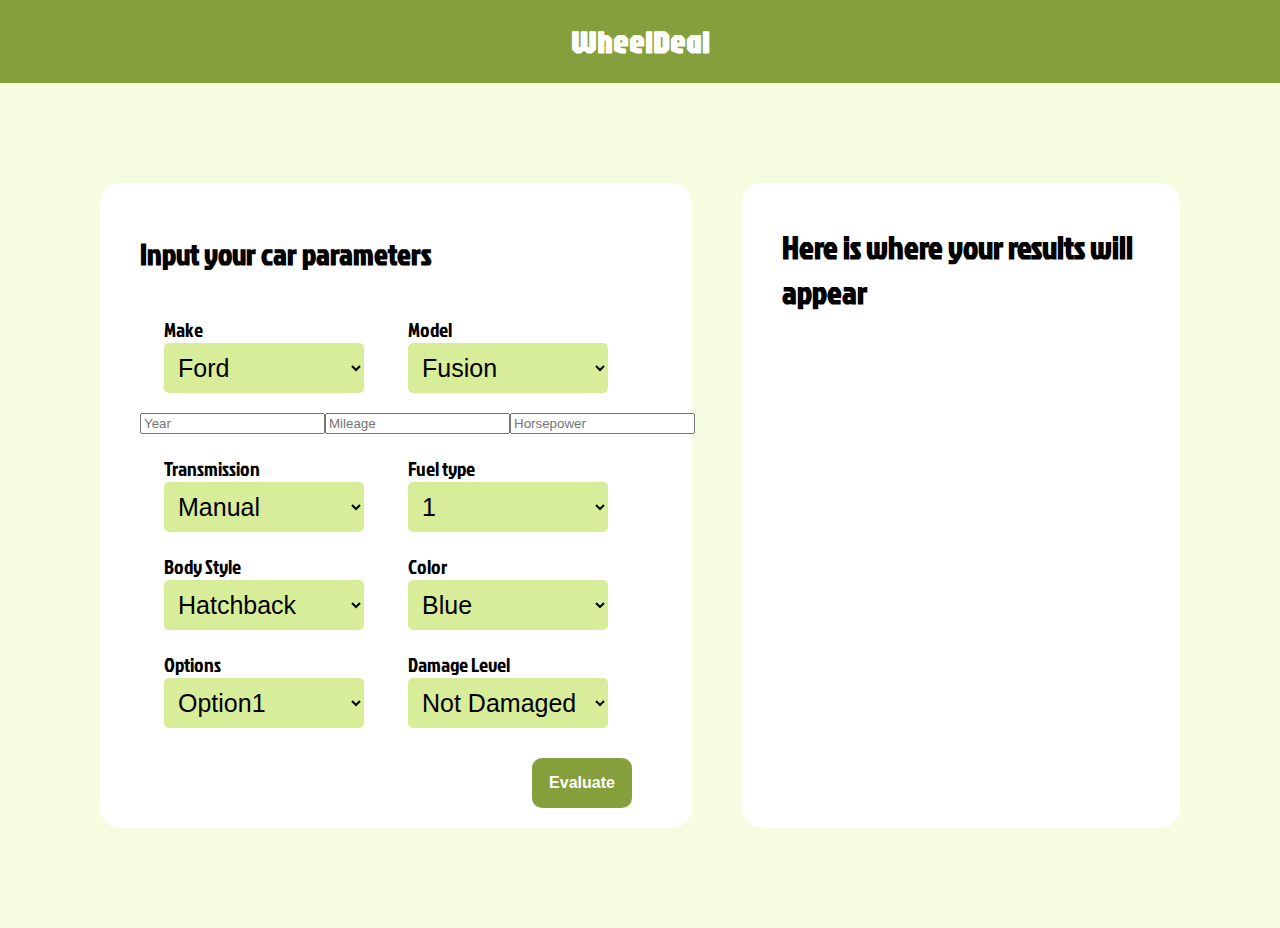
<file: front-end/index.html>
<!DOCTYPE html>
<html lang="en">

<head>
    <meta charset="UTF-8">
    <meta name="viewport" content="width=device-width, initial-scale=1.0">
    <title>Wheel Deal</title>
    <link rel="stylesheet" href="./style.css">
</head>

<body>

    <div class="header">
        <h1 class="white-text jaro">WheelDeal</h1>
    </div>

    <div class="content-wrapper">
        <div class="panel left-panel">
            <form class="car-metrics-form">
                <h3 class="panel-title">Input your car parameters</h3>

                <div class="row-flex justify-even margin-small">
                    <div class="column-flex">
                        <label for="make-select">Make</label>
                        <select id="make-select">
                            <option>Ford</option>
                            <option>Mercede-Benz</option>
                            <option>Audi</option>
                            <option>Toyota</option>
                            <option>BMW</option>
                        </select>
                    </div>

                    <div class="column-flex">
                        <label for="model-select">Model</label>
                        <select id="model-select">
                            <option>Fusion</option>
                            <option>Focus</option>
                            <option>X5</option>
                            <option>C-class</option>
                            <option>Camry</option>
                        </select>
                    </div>
                </div>

                <div class="row-flex justify-even margin-small">
                    <input type="number" placeholder="Year">
                    <input type="number" placeholder="Mileage">
                    <input type="number" placeholder="Horsepower">
                </div>

                <div class="row-flex justify-even margin-small">
                    <div class="column-flex">
                        <label for="transmission-select">Transmission</label>
                        <select id="transmission-select">
                            <option>Manual</option>
                            <option>Automatic</option>
                            <option>Semi-Automatic</option>
                        </select>
                    </div>

                    <div class="column-flex">
                        <label for="fueltype-select">Fuel type</label>
                        <select id="fueltype-select">
                            <option>1</option>
                            <option>2</option>
                            <option>3</option>
                            <option>4</option>
                            <option>5</option>
                        </select>
                    </div>
                </div>

                <div class="row-flex justify-even margin-small">
                    <div class="column-flex">
                        <label for="bodystyle-select">Body Style</label>
                        <select id="bodystyle-select">
                            <option>Hatchback</option>
                            <option>Sedan</option>
                            <option>SUV</option>
                        </select>
                    </div>

                    <div class="column-flex">
                        <label for="color-select">Color</label>
                        <select id="color-select">
                            <option>Blue</option>
                            <option>Green</option>
                            <option>Red</option>
                            <option>Black</option>
                            <option>White</option>
                        </select>
                    </div>
                </div>

                <div class="row-flex justify-even margin-small">
                    <div class="column-flex">
                        <label for="option-select">Options</label>
                        <select id="option-select">
                            <option>Option1</option>
                            <option>Option2</option>
                            <option>Option3</option>
                        </select>
                    </div>

                    <div class="column-flex">
                        <label for="damage-select">Damage Level</label>
                        <select id="damage-select">
                            <option>Not Damaged</option>
                            <option>Partially Damaged</option>
                            <option>Fully Damaged</option>
                        </select>
                    </div>
                </div>

                <button type="submit" id="evaluate-button">Evaluate</button>

            </form>
        </div>

        <div class="panel right-panel">
            <h1>Here is where your results will appear</h1>
        </div>
    </div>











    <script src="./index.js"></script>
</body>

</html>
</file>
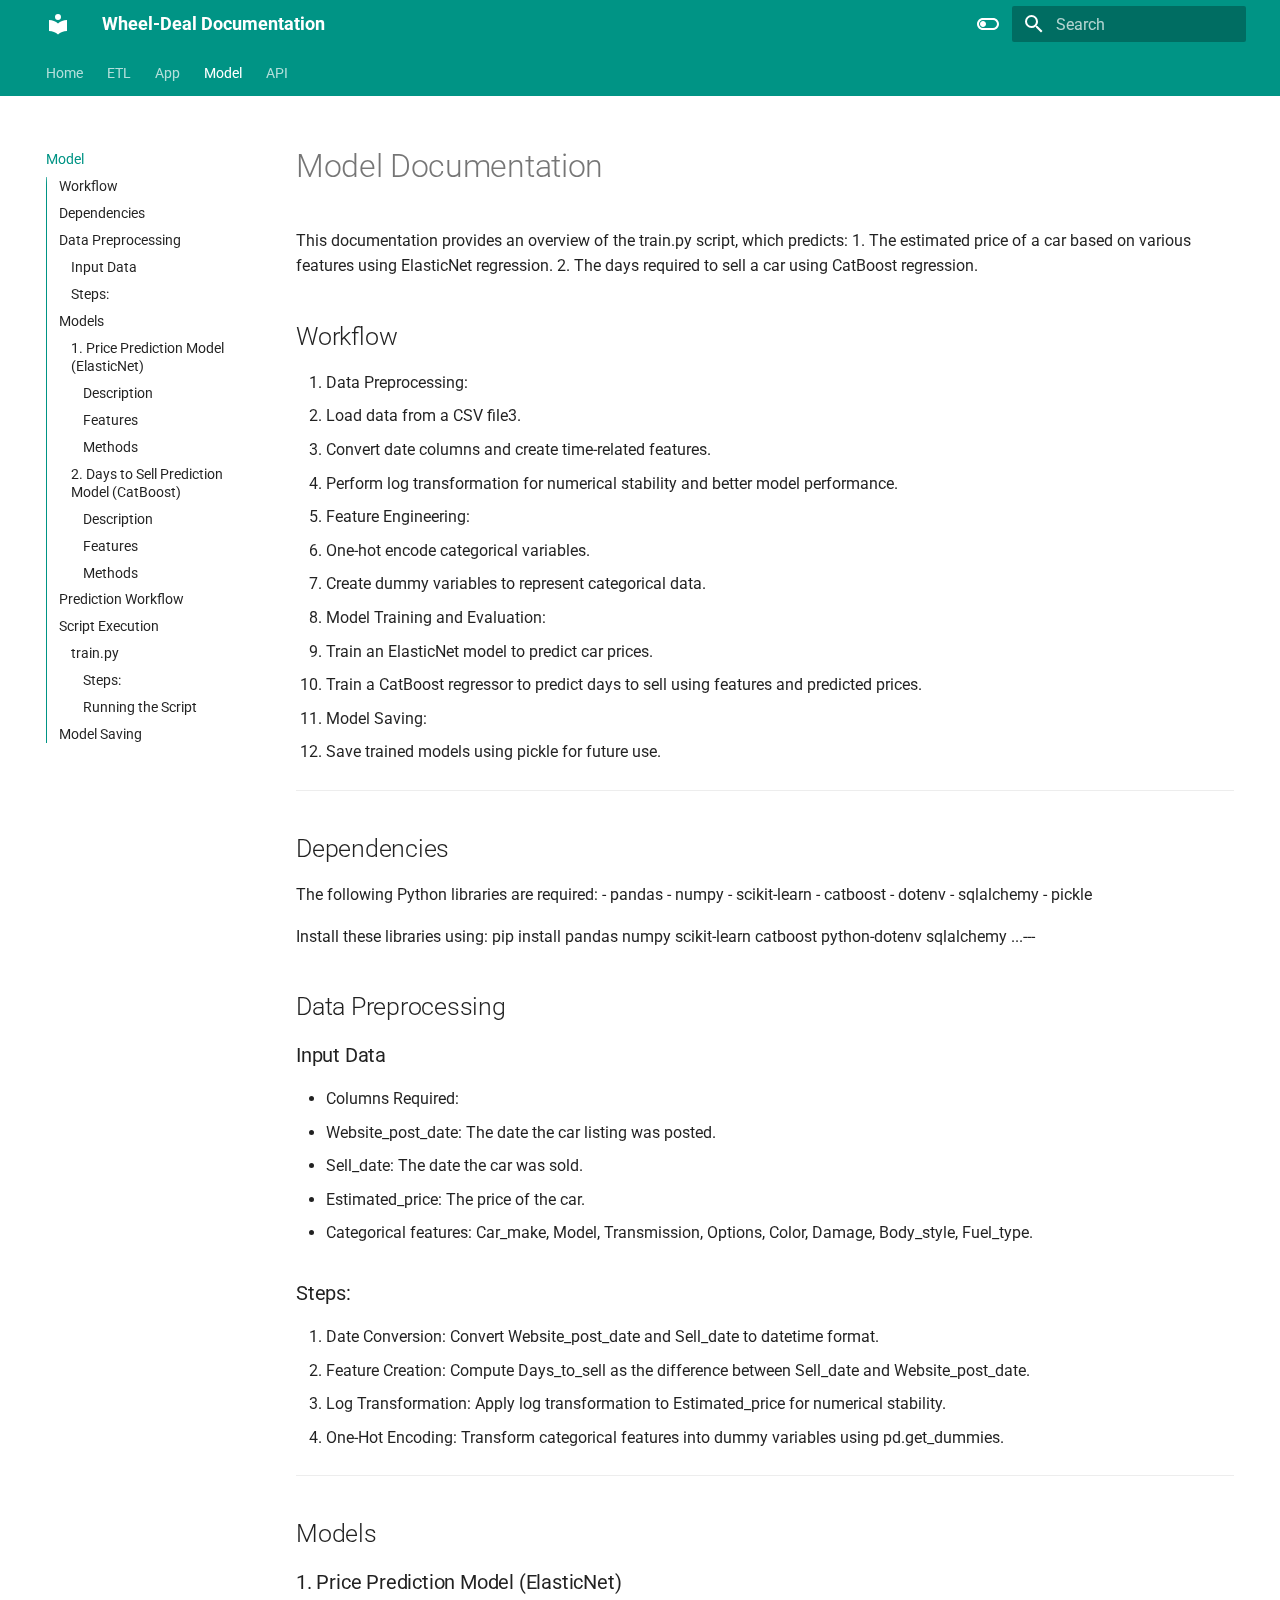
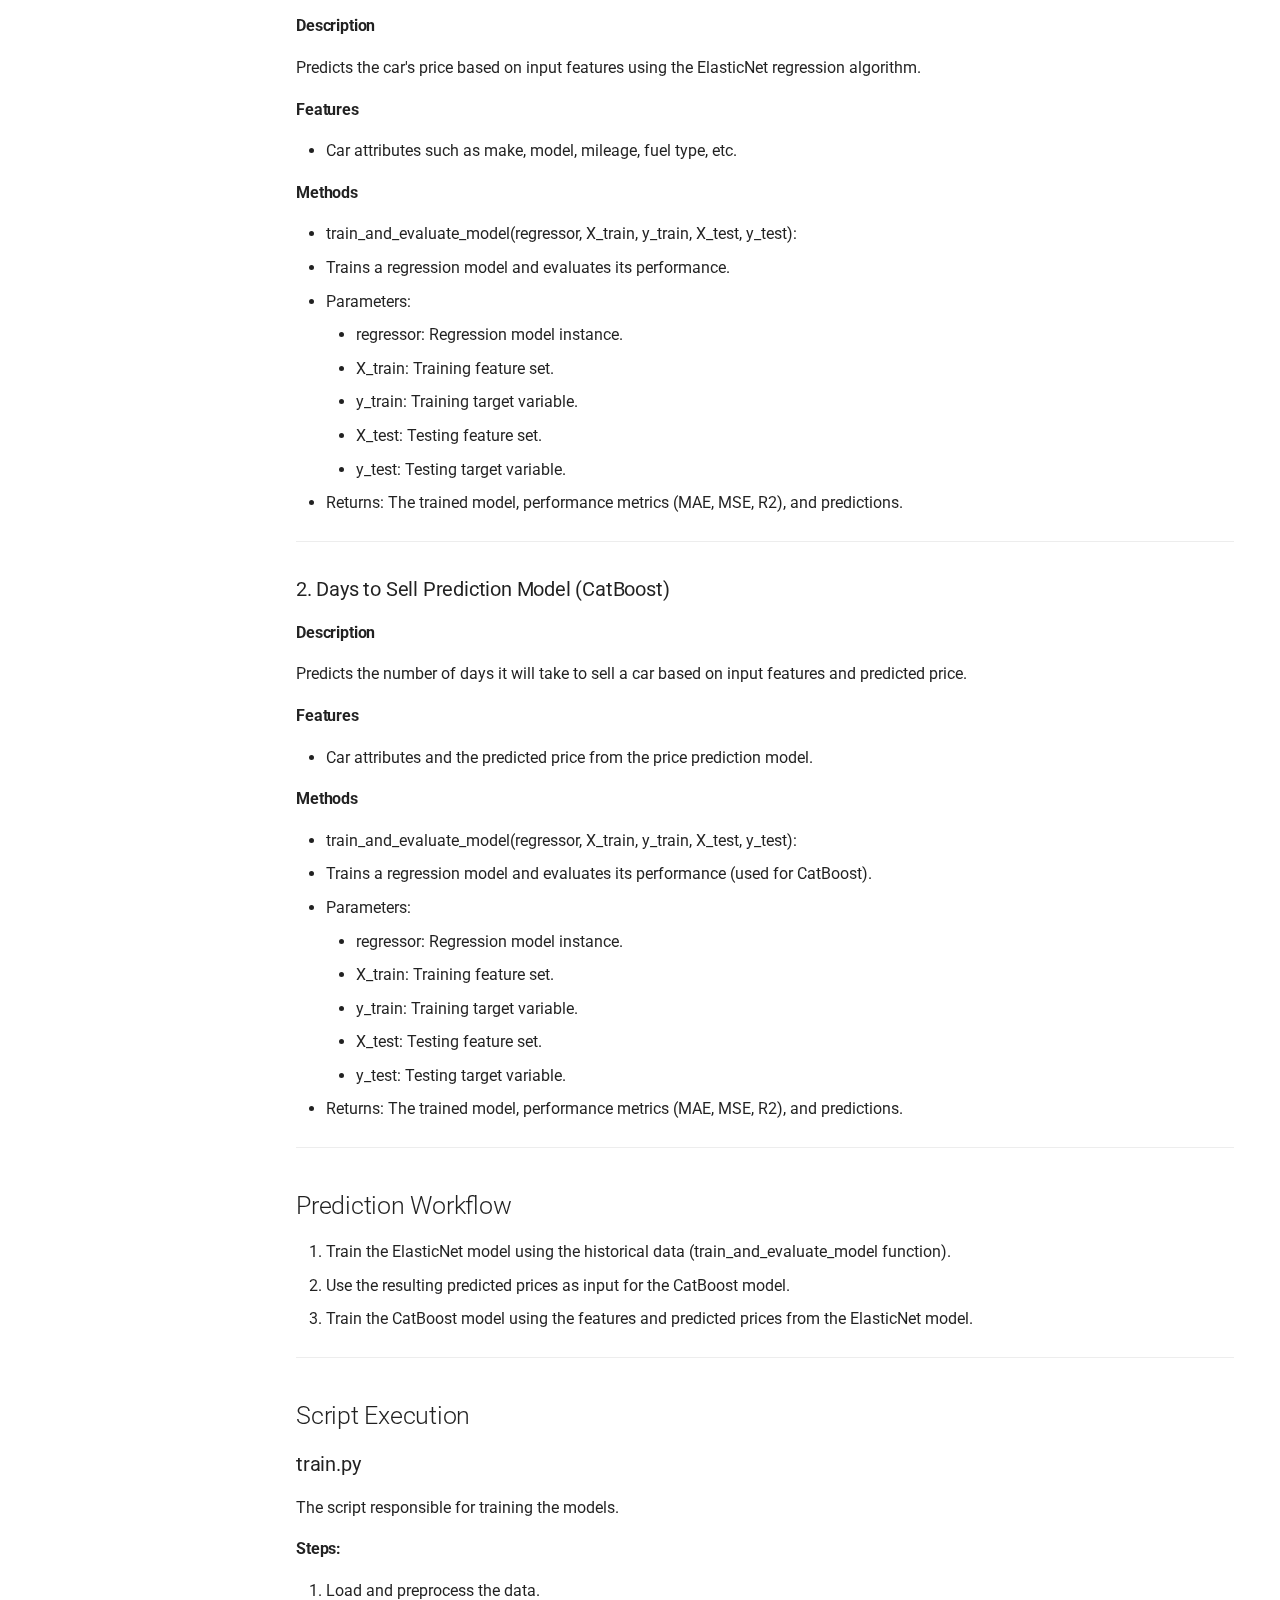
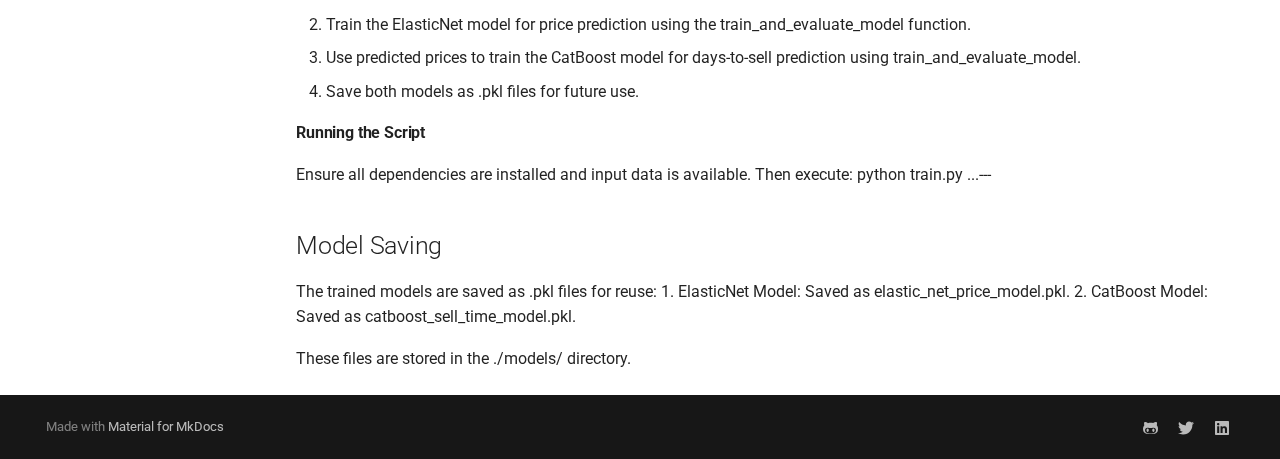
<file: Model/index.html>
<!doctype html>
<html lang="en" class="no-js">
  <head>
    
      <meta charset="utf-8">
      <meta name="viewport" content="width=device-width,initial-scale=1">
      
      
      
      
        <link rel="prev" href="../App/">
      
      
        <link rel="next" href="../API/">
      
      
      <link rel="icon" href="../assets/images/favicon.png">
      <meta name="generator" content="mkdocs-1.6.1, mkdocs-material-9.5.49">
    
    
      
        <title>Model - Wheel-Deal Documentation</title>
      
    
    
      <link rel="stylesheet" href="../assets/stylesheets/main.6f8fc17f.min.css">
      
        
        <link rel="stylesheet" href="../assets/stylesheets/palette.06af60db.min.css">
      
      


    
    
      
    
    
      
        
        
        <link rel="preconnect" href="https://fonts.gstatic.com" crossorigin>
        <link rel="stylesheet" href="https://fonts.googleapis.com/css?family=Roboto:300,300i,400,400i,700,700i%7CRoboto+Mono:400,400i,700,700i&display=fallback">
        <style>:root{--md-text-font:"Roboto";--md-code-font:"Roboto Mono"}</style>
      
    
    
    <script>__md_scope=new URL("..",location),__md_hash=e=>[...e].reduce(((e,_)=>(e<<5)-e+_.charCodeAt(0)),0),__md_get=(e,_=localStorage,t=__md_scope)=>JSON.parse(_.getItem(t.pathname+"."+e)),__md_set=(e,_,t=localStorage,a=__md_scope)=>{try{t.setItem(a.pathname+"."+e,JSON.stringify(_))}catch(e){}}</script>
    
      

    
    
    
  </head>
  
  
    
    
      
    
    
    
    
    <body dir="ltr" data-md-color-scheme="default" data-md-color-primary="teal" data-md-color-accent="purple">
  
    
    <input class="md-toggle" data-md-toggle="drawer" type="checkbox" id="__drawer" autocomplete="off">
    <input class="md-toggle" data-md-toggle="search" type="checkbox" id="__search" autocomplete="off">
    <label class="md-overlay" for="__drawer"></label>
    <div data-md-component="skip">
      
        
        <a href="#model-documentation" class="md-skip">
          Skip to content
        </a>
      
    </div>
    <div data-md-component="announce">
      
    </div>
    
    
      

<header class="md-header" data-md-component="header">
  <nav class="md-header__inner md-grid" aria-label="Header">
    <a href=".." title="Wheel-Deal Documentation" class="md-header__button md-logo" aria-label="Wheel-Deal Documentation" data-md-component="logo">
      
  
  <svg xmlns="http://www.w3.org/2000/svg" viewBox="0 0 24 24"><path d="M12 8a3 3 0 0 0 3-3 3 3 0 0 0-3-3 3 3 0 0 0-3 3 3 3 0 0 0 3 3m0 3.54C9.64 9.35 6.5 8 3 8v11c3.5 0 6.64 1.35 9 3.54 2.36-2.19 5.5-3.54 9-3.54V8c-3.5 0-6.64 1.35-9 3.54"/></svg>

    </a>
    <label class="md-header__button md-icon" for="__drawer">
      
      <svg xmlns="http://www.w3.org/2000/svg" viewBox="0 0 24 24"><path d="M3 6h18v2H3zm0 5h18v2H3zm0 5h18v2H3z"/></svg>
    </label>
    <div class="md-header__title" data-md-component="header-title">
      <div class="md-header__ellipsis">
        <div class="md-header__topic">
          <span class="md-ellipsis">
            Wheel-Deal Documentation
          </span>
        </div>
        <div class="md-header__topic" data-md-component="header-topic">
          <span class="md-ellipsis">
            
              Model
            
          </span>
        </div>
      </div>
    </div>
    
      
        <form class="md-header__option" data-md-component="palette">
  
    
    
    
    <input class="md-option" data-md-color-media="" data-md-color-scheme="default" data-md-color-primary="teal" data-md-color-accent="purple"  aria-label="Switch to dark mode"  type="radio" name="__palette" id="__palette_0">
    
      <label class="md-header__button md-icon" title="Switch to dark mode" for="__palette_1" hidden>
        <svg xmlns="http://www.w3.org/2000/svg" viewBox="0 0 24 24"><path d="M17 6H7c-3.31 0-6 2.69-6 6s2.69 6 6 6h10c3.31 0 6-2.69 6-6s-2.69-6-6-6m0 10H7c-2.21 0-4-1.79-4-4s1.79-4 4-4h10c2.21 0 4 1.79 4 4s-1.79 4-4 4M7 9c-1.66 0-3 1.34-3 3s1.34 3 3 3 3-1.34 3-3-1.34-3-3-3"/></svg>
      </label>
    
  
    
    
    
    <input class="md-option" data-md-color-media="" data-md-color-scheme="slate" data-md-color-primary="teal" data-md-color-accent="lime"  aria-label="Switch to light mode"  type="radio" name="__palette" id="__palette_1">
    
      <label class="md-header__button md-icon" title="Switch to light mode" for="__palette_0" hidden>
        <svg xmlns="http://www.w3.org/2000/svg" viewBox="0 0 24 24"><path d="M17 7H7a5 5 0 0 0-5 5 5 5 0 0 0 5 5h10a5 5 0 0 0 5-5 5 5 0 0 0-5-5m0 8a3 3 0 0 1-3-3 3 3 0 0 1 3-3 3 3 0 0 1 3 3 3 3 0 0 1-3 3"/></svg>
      </label>
    
  
</form>
      
    
    
      <script>var palette=__md_get("__palette");if(palette&&palette.color){if("(prefers-color-scheme)"===palette.color.media){var media=matchMedia("(prefers-color-scheme: light)"),input=document.querySelector(media.matches?"[data-md-color-media='(prefers-color-scheme: light)']":"[data-md-color-media='(prefers-color-scheme: dark)']");palette.color.media=input.getAttribute("data-md-color-media"),palette.color.scheme=input.getAttribute("data-md-color-scheme"),palette.color.primary=input.getAttribute("data-md-color-primary"),palette.color.accent=input.getAttribute("data-md-color-accent")}for(var[key,value]of Object.entries(palette.color))document.body.setAttribute("data-md-color-"+key,value)}</script>
    
    
    
      <label class="md-header__button md-icon" for="__search">
        
        <svg xmlns="http://www.w3.org/2000/svg" viewBox="0 0 24 24"><path d="M9.5 3A6.5 6.5 0 0 1 16 9.5c0 1.61-.59 3.09-1.56 4.23l.27.27h.79l5 5-1.5 1.5-5-5v-.79l-.27-.27A6.52 6.52 0 0 1 9.5 16 6.5 6.5 0 0 1 3 9.5 6.5 6.5 0 0 1 9.5 3m0 2C7 5 5 7 5 9.5S7 14 9.5 14 14 12 14 9.5 12 5 9.5 5"/></svg>
      </label>
      <div class="md-search" data-md-component="search" role="dialog">
  <label class="md-search__overlay" for="__search"></label>
  <div class="md-search__inner" role="search">
    <form class="md-search__form" name="search">
      <input type="text" class="md-search__input" name="query" aria-label="Search" placeholder="Search" autocapitalize="off" autocorrect="off" autocomplete="off" spellcheck="false" data-md-component="search-query" required>
      <label class="md-search__icon md-icon" for="__search">
        
        <svg xmlns="http://www.w3.org/2000/svg" viewBox="0 0 24 24"><path d="M9.5 3A6.5 6.5 0 0 1 16 9.5c0 1.61-.59 3.09-1.56 4.23l.27.27h.79l5 5-1.5 1.5-5-5v-.79l-.27-.27A6.52 6.52 0 0 1 9.5 16 6.5 6.5 0 0 1 3 9.5 6.5 6.5 0 0 1 9.5 3m0 2C7 5 5 7 5 9.5S7 14 9.5 14 14 12 14 9.5 12 5 9.5 5"/></svg>
        
        <svg xmlns="http://www.w3.org/2000/svg" viewBox="0 0 24 24"><path d="M20 11v2H8l5.5 5.5-1.42 1.42L4.16 12l7.92-7.92L13.5 5.5 8 11z"/></svg>
      </label>
      <nav class="md-search__options" aria-label="Search">
        
        <button type="reset" class="md-search__icon md-icon" title="Clear" aria-label="Clear" tabindex="-1">
          
          <svg xmlns="http://www.w3.org/2000/svg" viewBox="0 0 24 24"><path d="M19 6.41 17.59 5 12 10.59 6.41 5 5 6.41 10.59 12 5 17.59 6.41 19 12 13.41 17.59 19 19 17.59 13.41 12z"/></svg>
        </button>
      </nav>
      
        <div class="md-search__suggest" data-md-component="search-suggest"></div>
      
    </form>
    <div class="md-search__output">
      <div class="md-search__scrollwrap" tabindex="0" data-md-scrollfix>
        <div class="md-search-result" data-md-component="search-result">
          <div class="md-search-result__meta">
            Initializing search
          </div>
          <ol class="md-search-result__list" role="presentation"></ol>
        </div>
      </div>
    </div>
  </div>
</div>
    
    
  </nav>
  
</header>
    
    <div class="md-container" data-md-component="container">
      
      
        
          
            
<nav class="md-tabs" aria-label="Tabs" data-md-component="tabs">
  <div class="md-grid">
    <ul class="md-tabs__list">
      
        
  
  
  
    <li class="md-tabs__item">
      <a href=".." class="md-tabs__link">
        
  
    
  
  Home

      </a>
    </li>
  

      
        
  
  
  
    <li class="md-tabs__item">
      <a href="../ETL/" class="md-tabs__link">
        
  
    
  
  ETL

      </a>
    </li>
  

      
        
  
  
  
    <li class="md-tabs__item">
      <a href="../App/" class="md-tabs__link">
        
  
    
  
  App

      </a>
    </li>
  

      
        
  
  
    
  
  
    <li class="md-tabs__item md-tabs__item--active">
      <a href="./" class="md-tabs__link">
        
  
    
  
  Model

      </a>
    </li>
  

      
        
  
  
  
    <li class="md-tabs__item">
      <a href="../API/" class="md-tabs__link">
        
  
    
  
  API

      </a>
    </li>
  

      
    </ul>
  </div>
</nav>
          
        
      
      <main class="md-main" data-md-component="main">
        <div class="md-main__inner md-grid">
          
            
              
              <div class="md-sidebar md-sidebar--primary" data-md-component="sidebar" data-md-type="navigation" >
                <div class="md-sidebar__scrollwrap">
                  <div class="md-sidebar__inner">
                    


  


  

<nav class="md-nav md-nav--primary md-nav--lifted md-nav--integrated" aria-label="Navigation" data-md-level="0">
  <label class="md-nav__title" for="__drawer">
    <a href=".." title="Wheel-Deal Documentation" class="md-nav__button md-logo" aria-label="Wheel-Deal Documentation" data-md-component="logo">
      
  
  <svg xmlns="http://www.w3.org/2000/svg" viewBox="0 0 24 24"><path d="M12 8a3 3 0 0 0 3-3 3 3 0 0 0-3-3 3 3 0 0 0-3 3 3 3 0 0 0 3 3m0 3.54C9.64 9.35 6.5 8 3 8v11c3.5 0 6.64 1.35 9 3.54 2.36-2.19 5.5-3.54 9-3.54V8c-3.5 0-6.64 1.35-9 3.54"/></svg>

    </a>
    Wheel-Deal Documentation
  </label>
  
  <ul class="md-nav__list" data-md-scrollfix>
    
      
      
  
  
  
  
    <li class="md-nav__item">
      <a href=".." class="md-nav__link">
        
  
  <span class="md-ellipsis">
    Home
  </span>
  

      </a>
    </li>
  

    
      
      
  
  
  
  
    <li class="md-nav__item">
      <a href="../ETL/" class="md-nav__link">
        
  
  <span class="md-ellipsis">
    ETL
  </span>
  

      </a>
    </li>
  

    
      
      
  
  
  
  
    <li class="md-nav__item">
      <a href="../App/" class="md-nav__link">
        
  
  <span class="md-ellipsis">
    App
  </span>
  

      </a>
    </li>
  

    
      
      
  
  
    
  
  
  
    <li class="md-nav__item md-nav__item--active">
      
      <input class="md-nav__toggle md-toggle" type="checkbox" id="__toc">
      
      
        
      
      
        <label class="md-nav__link md-nav__link--active" for="__toc">
          
  
  <span class="md-ellipsis">
    Model
  </span>
  

          <span class="md-nav__icon md-icon"></span>
        </label>
      
      <a href="./" class="md-nav__link md-nav__link--active">
        
  
  <span class="md-ellipsis">
    Model
  </span>
  

      </a>
      
        

<nav class="md-nav md-nav--secondary" aria-label="Table of contents">
  
  
  
    
  
  
    <label class="md-nav__title" for="__toc">
      <span class="md-nav__icon md-icon"></span>
      Table of contents
    </label>
    <ul class="md-nav__list" data-md-component="toc" data-md-scrollfix>
      
        <li class="md-nav__item">
  <a href="#workflow" class="md-nav__link">
    <span class="md-ellipsis">
      Workflow
    </span>
  </a>
  
</li>
      
        <li class="md-nav__item">
  <a href="#dependencies" class="md-nav__link">
    <span class="md-ellipsis">
      Dependencies
    </span>
  </a>
  
</li>
      
        <li class="md-nav__item">
  <a href="#data-preprocessing" class="md-nav__link">
    <span class="md-ellipsis">
      Data Preprocessing
    </span>
  </a>
  
    <nav class="md-nav" aria-label="Data Preprocessing">
      <ul class="md-nav__list">
        
          <li class="md-nav__item">
  <a href="#input-data" class="md-nav__link">
    <span class="md-ellipsis">
      Input Data
    </span>
  </a>
  
</li>
        
          <li class="md-nav__item">
  <a href="#steps" class="md-nav__link">
    <span class="md-ellipsis">
      Steps:
    </span>
  </a>
  
</li>
        
      </ul>
    </nav>
  
</li>
      
        <li class="md-nav__item">
  <a href="#models" class="md-nav__link">
    <span class="md-ellipsis">
      Models
    </span>
  </a>
  
    <nav class="md-nav" aria-label="Models">
      <ul class="md-nav__list">
        
          <li class="md-nav__item">
  <a href="#1-price-prediction-model-elasticnet" class="md-nav__link">
    <span class="md-ellipsis">
      1. Price Prediction Model (ElasticNet)
    </span>
  </a>
  
    <nav class="md-nav" aria-label="1. Price Prediction Model (ElasticNet)">
      <ul class="md-nav__list">
        
          <li class="md-nav__item">
  <a href="#description" class="md-nav__link">
    <span class="md-ellipsis">
      Description
    </span>
  </a>
  
</li>
        
          <li class="md-nav__item">
  <a href="#features" class="md-nav__link">
    <span class="md-ellipsis">
      Features
    </span>
  </a>
  
</li>
        
          <li class="md-nav__item">
  <a href="#methods" class="md-nav__link">
    <span class="md-ellipsis">
      Methods
    </span>
  </a>
  
</li>
        
      </ul>
    </nav>
  
</li>
        
          <li class="md-nav__item">
  <a href="#2-days-to-sell-prediction-model-catboost" class="md-nav__link">
    <span class="md-ellipsis">
      2. Days to Sell Prediction Model (CatBoost)
    </span>
  </a>
  
    <nav class="md-nav" aria-label="2. Days to Sell Prediction Model (CatBoost)">
      <ul class="md-nav__list">
        
          <li class="md-nav__item">
  <a href="#description_1" class="md-nav__link">
    <span class="md-ellipsis">
      Description
    </span>
  </a>
  
</li>
        
          <li class="md-nav__item">
  <a href="#features_1" class="md-nav__link">
    <span class="md-ellipsis">
      Features
    </span>
  </a>
  
</li>
        
          <li class="md-nav__item">
  <a href="#methods_1" class="md-nav__link">
    <span class="md-ellipsis">
      Methods
    </span>
  </a>
  
</li>
        
      </ul>
    </nav>
  
</li>
        
      </ul>
    </nav>
  
</li>
      
        <li class="md-nav__item">
  <a href="#prediction-workflow" class="md-nav__link">
    <span class="md-ellipsis">
      Prediction Workflow
    </span>
  </a>
  
</li>
      
        <li class="md-nav__item">
  <a href="#script-execution" class="md-nav__link">
    <span class="md-ellipsis">
      Script Execution
    </span>
  </a>
  
    <nav class="md-nav" aria-label="Script Execution">
      <ul class="md-nav__list">
        
          <li class="md-nav__item">
  <a href="#trainpy" class="md-nav__link">
    <span class="md-ellipsis">
      train.py
    </span>
  </a>
  
    <nav class="md-nav" aria-label="train.py">
      <ul class="md-nav__list">
        
          <li class="md-nav__item">
  <a href="#steps_1" class="md-nav__link">
    <span class="md-ellipsis">
      Steps:
    </span>
  </a>
  
</li>
        
          <li class="md-nav__item">
  <a href="#running-the-script" class="md-nav__link">
    <span class="md-ellipsis">
      Running the Script
    </span>
  </a>
  
</li>
        
      </ul>
    </nav>
  
</li>
        
      </ul>
    </nav>
  
</li>
      
        <li class="md-nav__item">
  <a href="#model-saving" class="md-nav__link">
    <span class="md-ellipsis">
      Model Saving
    </span>
  </a>
  
</li>
      
    </ul>
  
</nav>
      
    </li>
  

    
      
      
  
  
  
  
    <li class="md-nav__item">
      <a href="../API/" class="md-nav__link">
        
  
  <span class="md-ellipsis">
    API
  </span>
  

      </a>
    </li>
  

    
  </ul>
</nav>
                  </div>
                </div>
              </div>
            
            
          
          
            <div class="md-content" data-md-component="content">
              <article class="md-content__inner md-typeset">
                
                  


<h1 id="model-documentation">Model Documentation</h1>
<p>This documentation provides an overview of the train.py script, which predicts:
1. The estimated price of a car based on various features using ElasticNet regression.
2. The days required to sell a car using CatBoost regression.</p>
<h2 id="workflow">Workflow</h2>
<ol>
<li>Data Preprocessing:</li>
<li>Load data from a CSV file3.</li>
<li>Convert date columns and create time-related features.</li>
<li>Perform log transformation for numerical stability and better model performance.</li>
<li>Feature Engineering:</li>
<li>One-hot encode categorical variables.</li>
<li>Create dummy variables to represent categorical data.</li>
<li>Model Training and Evaluation:</li>
<li>Train an ElasticNet model to predict car prices.</li>
<li>Train a CatBoost regressor to predict days to sell using features and predicted prices.</li>
<li>Model Saving:</li>
<li>Save trained models using pickle for future use.</li>
</ol>
<hr />
<h2 id="dependencies">Dependencies</h2>
<p>The following Python libraries are required:
- pandas
- numpy
- scikit-learn
- catboost
- dotenv
- sqlalchemy
- pickle</p>
<p>Install these libraries using:
pip install pandas numpy scikit-learn catboost python-dotenv sqlalchemy
...---</p>
<h2 id="data-preprocessing">Data Preprocessing</h2>
<h3 id="input-data">Input Data</h3>
<ul>
<li>Columns Required:</li>
<li>Website_post_date: The date the car listing was posted.</li>
<li>Sell_date: The date the car was sold.</li>
<li>Estimated_price: The price of the car.</li>
<li>Categorical features: Car_make, Model, Transmission, Options, Color, Damage, Body_style, Fuel_type.</li>
</ul>
<h3 id="steps">Steps:</h3>
<ol>
<li>Date Conversion: Convert Website_post_date and Sell_date to datetime format.</li>
<li>Feature Creation: Compute Days_to_sell as the difference between Sell_date and Website_post_date.</li>
<li>Log Transformation: Apply log transformation to Estimated_price for numerical stability.</li>
<li>One-Hot Encoding: Transform categorical features into dummy variables using pd.get_dummies.</li>
</ol>
<hr />
<h2 id="models">Models</h2>
<h3 id="1-price-prediction-model-elasticnet">1. Price Prediction Model (ElasticNet)</h3>
<h4 id="description">Description</h4>
<p>Predicts the car's price based on input features using the ElasticNet regression algorithm.</p>
<h4 id="features">Features</h4>
<ul>
<li>Car attributes such as make, model, mileage, fuel type, etc.</li>
</ul>
<h4 id="methods">Methods</h4>
<ul>
<li>train_and_evaluate_model(regressor, X_train, y_train, X_test, y_test):</li>
<li>Trains a regression model and evaluates its performance.</li>
<li>Parameters: <ul>
<li>regressor: Regression model instance.</li>
<li>X_train: Training feature set.</li>
<li>y_train: Training target variable.</li>
<li>X_test: Testing feature set.</li>
<li>y_test: Testing target variable.</li>
</ul>
</li>
<li>Returns: The trained model, performance metrics (MAE, MSE, R2), and predictions.</li>
</ul>
<hr />
<h3 id="2-days-to-sell-prediction-model-catboost">2. Days to Sell Prediction Model (CatBoost)</h3>
<h4 id="description_1">Description</h4>
<p>Predicts the number of days it will take to sell a car based on input features and predicted price.</p>
<h4 id="features_1">Features</h4>
<ul>
<li>Car attributes and the predicted price from the price prediction model.</li>
</ul>
<h4 id="methods_1">Methods</h4>
<ul>
<li>train_and_evaluate_model(regressor, X_train, y_train, X_test, y_test):</li>
<li>Trains a regression model and evaluates its performance (used for CatBoost).</li>
<li>Parameters: <ul>
<li>regressor: Regression model instance.</li>
<li>X_train: Training feature set.</li>
<li>y_train: Training target variable.</li>
<li>X_test: Testing feature set.</li>
<li>y_test: Testing target variable.</li>
</ul>
</li>
<li>Returns: The trained model, performance metrics (MAE, MSE, R2), and predictions.</li>
</ul>
<hr />
<h2 id="prediction-workflow">Prediction Workflow</h2>
<ol>
<li>Train the ElasticNet model using the historical data (train_and_evaluate_model function).</li>
<li>Use the resulting predicted prices as input for the CatBoost model.</li>
<li>Train the CatBoost model using the features and predicted prices from the ElasticNet model.</li>
</ol>
<hr />
<h2 id="script-execution">Script Execution</h2>
<h3 id="trainpy">train.py</h3>
<p>The script responsible for training the models.</p>
<h4 id="steps_1">Steps:</h4>
<ol>
<li>Load and preprocess the data.</li>
<li>Train the ElasticNet model for price prediction using the train_and_evaluate_model function.</li>
<li>Use predicted prices to train the CatBoost model for days-to-sell prediction using train_and_evaluate_model.</li>
<li>Save both models as .pkl files for future use.</li>
</ol>
<h4 id="running-the-script">Running the Script</h4>
<p>Ensure all dependencies are installed and input data is available. Then execute:
python train.py
...---</p>
<h2 id="model-saving">Model Saving</h2>
<p>The trained models are saved as .pkl files for reuse:
1. ElasticNet Model: Saved as elastic_net_price_model.pkl.
2. CatBoost Model: Saved as catboost_sell_time_model.pkl.</p>
<p>These files are stored in the ./models/ directory.</p>












                
              </article>
            </div>
          
          
  <script>var tabs=__md_get("__tabs");if(Array.isArray(tabs))e:for(var set of document.querySelectorAll(".tabbed-set")){var labels=set.querySelector(".tabbed-labels");for(var tab of tabs)for(var label of labels.getElementsByTagName("label"))if(label.innerText.trim()===tab){var input=document.getElementById(label.htmlFor);input.checked=!0;continue e}}</script>

<script>var target=document.getElementById(location.hash.slice(1));target&&target.name&&(target.checked=target.name.startsWith("__tabbed_"))</script>
        </div>
        
          <button type="button" class="md-top md-icon" data-md-component="top" hidden>
  
  <svg xmlns="http://www.w3.org/2000/svg" viewBox="0 0 24 24"><path d="M13 20h-2V8l-5.5 5.5-1.42-1.42L12 4.16l7.92 7.92-1.42 1.42L13 8z"/></svg>
  Back to top
</button>
        
      </main>
      
        <footer class="md-footer">
  
  <div class="md-footer-meta md-typeset">
    <div class="md-footer-meta__inner md-grid">
      <div class="md-copyright">
  
  
    Made with
    <a href="https://squidfunk.github.io/mkdocs-material/" target="_blank" rel="noopener">
      Material for MkDocs
    </a>
  
</div>
      
        <div class="md-social">
  
    
    
    
    
      
      
    
    <a href="https://github.com/james-willett" target="_blank" rel="noopener" title="github.com" class="md-social__link">
      <svg xmlns="http://www.w3.org/2000/svg" viewBox="0 0 480 512"><!--! Font Awesome Free 6.7.1 by @fontawesome - https://fontawesome.com License - https://fontawesome.com/license/free (Icons: CC BY 4.0, Fonts: SIL OFL 1.1, Code: MIT License) Copyright 2024 Fonticons, Inc.--><path d="M186.1 328.7c0 20.9-10.9 55.1-36.7 55.1s-36.7-34.2-36.7-55.1 10.9-55.1 36.7-55.1 36.7 34.2 36.7 55.1M480 278.2c0 31.9-3.2 65.7-17.5 95-37.9 76.6-142.1 74.8-216.7 74.8-75.8 0-186.2 2.7-225.6-74.8-14.6-29-20.2-63.1-20.2-95 0-41.9 13.9-81.5 41.5-113.6-5.2-15.8-7.7-32.4-7.7-48.8 0-21.5 4.9-32.3 14.6-51.8 45.3 0 74.3 9 108.8 36 29-6.9 58.8-10 88.7-10 27 0 54.2 2.9 80.4 9.2 34-26.7 63-35.2 107.8-35.2 9.8 19.5 14.6 30.3 14.6 51.8 0 16.4-2.6 32.7-7.7 48.2 27.5 32.4 39 72.3 39 114.2m-64.3 50.5c0-43.9-26.7-82.6-73.5-82.6-18.9 0-37 3.4-56 6-14.9 2.3-29.8 3.2-45.1 3.2-15.2 0-30.1-.9-45.1-3.2-18.7-2.6-37-6-56-6-46.8 0-73.5 38.7-73.5 82.6 0 87.8 80.4 101.3 150.4 101.3h48.2c70.3 0 150.6-13.4 150.6-101.3m-82.6-55.1c-25.8 0-36.7 34.2-36.7 55.1s10.9 55.1 36.7 55.1 36.7-34.2 36.7-55.1-10.9-55.1-36.7-55.1"/></svg>
    </a>
  
    
    
    
    
      
      
    
    <a href="https://twitter.com/TheJamesWillett" target="_blank" rel="noopener" title="twitter.com" class="md-social__link">
      <svg xmlns="http://www.w3.org/2000/svg" viewBox="0 0 512 512"><!--! Font Awesome Free 6.7.1 by @fontawesome - https://fontawesome.com License - https://fontawesome.com/license/free (Icons: CC BY 4.0, Fonts: SIL OFL 1.1, Code: MIT License) Copyright 2024 Fonticons, Inc.--><path d="M459.37 151.716c.325 4.548.325 9.097.325 13.645 0 138.72-105.583 298.558-298.558 298.558-59.452 0-114.68-17.219-161.137-47.106 8.447.974 16.568 1.299 25.34 1.299 49.055 0 94.213-16.568 130.274-44.832-46.132-.975-84.792-31.188-98.112-72.772 6.498.974 12.995 1.624 19.818 1.624 9.421 0 18.843-1.3 27.614-3.573-48.081-9.747-84.143-51.98-84.143-102.985v-1.299c13.969 7.797 30.214 12.67 47.431 13.319-28.264-18.843-46.781-51.005-46.781-87.391 0-19.492 5.197-37.36 14.294-52.954 51.655 63.675 129.3 105.258 216.365 109.807-1.624-7.797-2.599-15.918-2.599-24.04 0-57.828 46.782-104.934 104.934-104.934 30.213 0 57.502 12.67 76.67 33.137 23.715-4.548 46.456-13.32 66.599-25.34-7.798 24.366-24.366 44.833-46.132 57.827 21.117-2.273 41.584-8.122 60.426-16.243-14.292 20.791-32.161 39.308-52.628 54.253"/></svg>
    </a>
  
    
    
    
    
      
      
    
    <a href="https://www.linkedin.com/in/willettjames/" target="_blank" rel="noopener" title="www.linkedin.com" class="md-social__link">
      <svg xmlns="http://www.w3.org/2000/svg" viewBox="0 0 448 512"><!--! Font Awesome Free 6.7.1 by @fontawesome - https://fontawesome.com License - https://fontawesome.com/license/free (Icons: CC BY 4.0, Fonts: SIL OFL 1.1, Code: MIT License) Copyright 2024 Fonticons, Inc.--><path d="M416 32H31.9C14.3 32 0 46.5 0 64.3v383.4C0 465.5 14.3 480 31.9 480H416c17.6 0 32-14.5 32-32.3V64.3c0-17.8-14.4-32.3-32-32.3M135.4 416H69V202.2h66.5V416zm-33.2-243c-21.3 0-38.5-17.3-38.5-38.5S80.9 96 102.2 96c21.2 0 38.5 17.3 38.5 38.5 0 21.3-17.2 38.5-38.5 38.5m282.1 243h-66.4V312c0-24.8-.5-56.7-34.5-56.7-34.6 0-39.9 27-39.9 54.9V416h-66.4V202.2h63.7v29.2h.9c8.9-16.8 30.6-34.5 62.9-34.5 67.2 0 79.7 44.3 79.7 101.9z"/></svg>
    </a>
  
</div>
      
    </div>
  </div>
</footer>
      
    </div>
    <div class="md-dialog" data-md-component="dialog">
      <div class="md-dialog__inner md-typeset"></div>
    </div>
    
    
    <script id="__config" type="application/json">{"base": "..", "features": ["navigation.tabs", "navigation.sections", "toc.integrate", "navigation.top", "search.suggest", "search.highlight", "content.tabs.link", "content.code.annotation", "content.code.copy"], "search": "../assets/javascripts/workers/search.6ce7567c.min.js", "translations": {"clipboard.copied": "Copied to clipboard", "clipboard.copy": "Copy to clipboard", "search.result.more.one": "1 more on this page", "search.result.more.other": "# more on this page", "search.result.none": "No matching documents", "search.result.one": "1 matching document", "search.result.other": "# matching documents", "search.result.placeholder": "Type to start searching", "search.result.term.missing": "Missing", "select.version": "Select version"}}</script>
    
    
      <script src="../assets/javascripts/bundle.88dd0f4e.min.js"></script>
      
    
  </body>
</html>
</file>
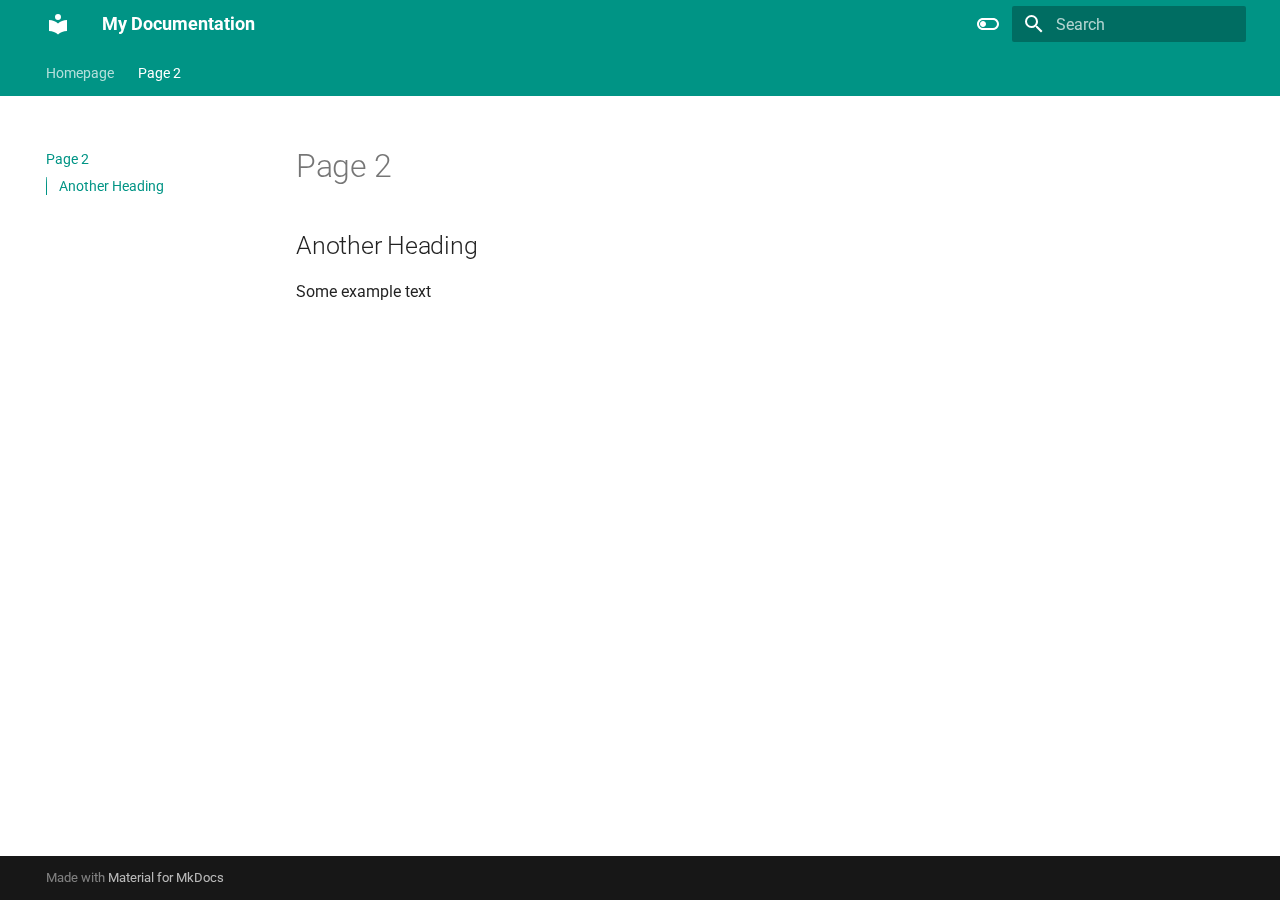
<file: page2/index.html>
<!doctype html>
<html lang="en" class="no-js">
  <head>
    
      <meta charset="utf-8">
      <meta name="viewport" content="width=device-width,initial-scale=1">
      
      
      
      
        <link rel="prev" href="..">
      
      
      
      <link rel="icon" href="../assets/images/favicon.png">
      <meta name="generator" content="mkdocs-1.6.1, mkdocs-material-9.5.44">
    
    
      
        <title>Page 2 - My Documentation</title>
      
    
    
      <link rel="stylesheet" href="../assets/stylesheets/main.0253249f.min.css">
      
        
        <link rel="stylesheet" href="../assets/stylesheets/palette.06af60db.min.css">
      
      


    
    
      
    
    
      
        
        
        <link rel="preconnect" href="https://fonts.gstatic.com" crossorigin>
        <link rel="stylesheet" href="https://fonts.googleapis.com/css?family=Roboto:300,300i,400,400i,700,700i%7CRoboto+Mono:400,400i,700,700i&display=fallback">
        <style>:root{--md-text-font:"Roboto";--md-code-font:"Roboto Mono"}</style>
      
    
    
    <script>__md_scope=new URL("..",location),__md_hash=e=>[...e].reduce(((e,_)=>(e<<5)-e+_.charCodeAt(0)),0),__md_get=(e,_=localStorage,t=__md_scope)=>JSON.parse(_.getItem(t.pathname+"."+e)),__md_set=(e,_,t=localStorage,a=__md_scope)=>{try{t.setItem(a.pathname+"."+e,JSON.stringify(_))}catch(e){}}</script>
    
      

    
    
    
  </head>
  
  
    
    
      
    
    
    
    
    <body dir="ltr" data-md-color-scheme="default" data-md-color-primary="teal" data-md-color-accent="purple">
  
    
    <input class="md-toggle" data-md-toggle="drawer" type="checkbox" id="__drawer" autocomplete="off">
    <input class="md-toggle" data-md-toggle="search" type="checkbox" id="__search" autocomplete="off">
    <label class="md-overlay" for="__drawer"></label>
    <div data-md-component="skip">
      
        
        <a href="#page-2" class="md-skip">
          Skip to content
        </a>
      
    </div>
    <div data-md-component="announce">
      
    </div>
    
    
      

<header class="md-header" data-md-component="header">
  <nav class="md-header__inner md-grid" aria-label="Header">
    <a href=".." title="My Documentation" class="md-header__button md-logo" aria-label="My Documentation" data-md-component="logo">
      
  
  <svg xmlns="http://www.w3.org/2000/svg" viewBox="0 0 24 24"><path d="M12 8a3 3 0 0 0 3-3 3 3 0 0 0-3-3 3 3 0 0 0-3 3 3 3 0 0 0 3 3m0 3.54C9.64 9.35 6.5 8 3 8v11c3.5 0 6.64 1.35 9 3.54 2.36-2.19 5.5-3.54 9-3.54V8c-3.5 0-6.64 1.35-9 3.54"/></svg>

    </a>
    <label class="md-header__button md-icon" for="__drawer">
      
      <svg xmlns="http://www.w3.org/2000/svg" viewBox="0 0 24 24"><path d="M3 6h18v2H3zm0 5h18v2H3zm0 5h18v2H3z"/></svg>
    </label>
    <div class="md-header__title" data-md-component="header-title">
      <div class="md-header__ellipsis">
        <div class="md-header__topic">
          <span class="md-ellipsis">
            My Documentation
          </span>
        </div>
        <div class="md-header__topic" data-md-component="header-topic">
          <span class="md-ellipsis">
            
              Page 2
            
          </span>
        </div>
      </div>
    </div>
    
      
        <form class="md-header__option" data-md-component="palette">
  
    
    
    
    <input class="md-option" data-md-color-media="" data-md-color-scheme="default" data-md-color-primary="teal" data-md-color-accent="purple"  aria-label="Switch to dark mode"  type="radio" name="__palette" id="__palette_0">
    
      <label class="md-header__button md-icon" title="Switch to dark mode" for="__palette_1" hidden>
        <svg xmlns="http://www.w3.org/2000/svg" viewBox="0 0 24 24"><path d="M17 6H7c-3.31 0-6 2.69-6 6s2.69 6 6 6h10c3.31 0 6-2.69 6-6s-2.69-6-6-6m0 10H7c-2.21 0-4-1.79-4-4s1.79-4 4-4h10c2.21 0 4 1.79 4 4s-1.79 4-4 4M7 9c-1.66 0-3 1.34-3 3s1.34 3 3 3 3-1.34 3-3-1.34-3-3-3"/></svg>
      </label>
    
  
    
    
    
    <input class="md-option" data-md-color-media="" data-md-color-scheme="slate" data-md-color-primary="teal" data-md-color-accent="lime"  aria-label="Switch to light mode"  type="radio" name="__palette" id="__palette_1">
    
      <label class="md-header__button md-icon" title="Switch to light mode" for="__palette_0" hidden>
        <svg xmlns="http://www.w3.org/2000/svg" viewBox="0 0 24 24"><path d="M17 7H7a5 5 0 0 0-5 5 5 5 0 0 0 5 5h10a5 5 0 0 0 5-5 5 5 0 0 0-5-5m0 8a3 3 0 0 1-3-3 3 3 0 0 1 3-3 3 3 0 0 1 3 3 3 3 0 0 1-3 3"/></svg>
      </label>
    
  
</form>
      
    
    
      <script>var palette=__md_get("__palette");if(palette&&palette.color){if("(prefers-color-scheme)"===palette.color.media){var media=matchMedia("(prefers-color-scheme: light)"),input=document.querySelector(media.matches?"[data-md-color-media='(prefers-color-scheme: light)']":"[data-md-color-media='(prefers-color-scheme: dark)']");palette.color.media=input.getAttribute("data-md-color-media"),palette.color.scheme=input.getAttribute("data-md-color-scheme"),palette.color.primary=input.getAttribute("data-md-color-primary"),palette.color.accent=input.getAttribute("data-md-color-accent")}for(var[key,value]of Object.entries(palette.color))document.body.setAttribute("data-md-color-"+key,value)}</script>
    
    
    
      <label class="md-header__button md-icon" for="__search">
        
        <svg xmlns="http://www.w3.org/2000/svg" viewBox="0 0 24 24"><path d="M9.5 3A6.5 6.5 0 0 1 16 9.5c0 1.61-.59 3.09-1.56 4.23l.27.27h.79l5 5-1.5 1.5-5-5v-.79l-.27-.27A6.52 6.52 0 0 1 9.5 16 6.5 6.5 0 0 1 3 9.5 6.5 6.5 0 0 1 9.5 3m0 2C7 5 5 7 5 9.5S7 14 9.5 14 14 12 14 9.5 12 5 9.5 5"/></svg>
      </label>
      <div class="md-search" data-md-component="search" role="dialog">
  <label class="md-search__overlay" for="__search"></label>
  <div class="md-search__inner" role="search">
    <form class="md-search__form" name="search">
      <input type="text" class="md-search__input" name="query" aria-label="Search" placeholder="Search" autocapitalize="off" autocorrect="off" autocomplete="off" spellcheck="false" data-md-component="search-query" required>
      <label class="md-search__icon md-icon" for="__search">
        
        <svg xmlns="http://www.w3.org/2000/svg" viewBox="0 0 24 24"><path d="M9.5 3A6.5 6.5 0 0 1 16 9.5c0 1.61-.59 3.09-1.56 4.23l.27.27h.79l5 5-1.5 1.5-5-5v-.79l-.27-.27A6.52 6.52 0 0 1 9.5 16 6.5 6.5 0 0 1 3 9.5 6.5 6.5 0 0 1 9.5 3m0 2C7 5 5 7 5 9.5S7 14 9.5 14 14 12 14 9.5 12 5 9.5 5"/></svg>
        
        <svg xmlns="http://www.w3.org/2000/svg" viewBox="0 0 24 24"><path d="M20 11v2H8l5.5 5.5-1.42 1.42L4.16 12l7.92-7.92L13.5 5.5 8 11z"/></svg>
      </label>
      <nav class="md-search__options" aria-label="Search">
        
        <button type="reset" class="md-search__icon md-icon" title="Clear" aria-label="Clear" tabindex="-1">
          
          <svg xmlns="http://www.w3.org/2000/svg" viewBox="0 0 24 24"><path d="M19 6.41 17.59 5 12 10.59 6.41 5 5 6.41 10.59 12 5 17.59 6.41 19 12 13.41 17.59 19 19 17.59 13.41 12z"/></svg>
        </button>
      </nav>
      
        <div class="md-search__suggest" data-md-component="search-suggest"></div>
      
    </form>
    <div class="md-search__output">
      <div class="md-search__scrollwrap" tabindex="0" data-md-scrollfix>
        <div class="md-search-result" data-md-component="search-result">
          <div class="md-search-result__meta">
            Initializing search
          </div>
          <ol class="md-search-result__list" role="presentation"></ol>
        </div>
      </div>
    </div>
  </div>
</div>
    
    
  </nav>
  
</header>
    
    <div class="md-container" data-md-component="container">
      
      
        
          
            
<nav class="md-tabs" aria-label="Tabs" data-md-component="tabs">
  <div class="md-grid">
    <ul class="md-tabs__list">
      
        
  
  
  
    <li class="md-tabs__item">
      <a href=".." class="md-tabs__link">
        
  
    
  
  Homepage

      </a>
    </li>
  

      
        
  
  
    
  
  
    <li class="md-tabs__item md-tabs__item--active">
      <a href="./" class="md-tabs__link">
        
  
    
  
  Page 2

      </a>
    </li>
  

      
    </ul>
  </div>
</nav>
          
        
      
      <main class="md-main" data-md-component="main">
        <div class="md-main__inner md-grid">
          
            
              
              <div class="md-sidebar md-sidebar--primary" data-md-component="sidebar" data-md-type="navigation" >
                <div class="md-sidebar__scrollwrap">
                  <div class="md-sidebar__inner">
                    


  


  

<nav class="md-nav md-nav--primary md-nav--lifted md-nav--integrated" aria-label="Navigation" data-md-level="0">
  <label class="md-nav__title" for="__drawer">
    <a href=".." title="My Documentation" class="md-nav__button md-logo" aria-label="My Documentation" data-md-component="logo">
      
  
  <svg xmlns="http://www.w3.org/2000/svg" viewBox="0 0 24 24"><path d="M12 8a3 3 0 0 0 3-3 3 3 0 0 0-3-3 3 3 0 0 0-3 3 3 3 0 0 0 3 3m0 3.54C9.64 9.35 6.5 8 3 8v11c3.5 0 6.64 1.35 9 3.54 2.36-2.19 5.5-3.54 9-3.54V8c-3.5 0-6.64 1.35-9 3.54"/></svg>

    </a>
    My Documentation
  </label>
  
  <ul class="md-nav__list" data-md-scrollfix>
    
      
      
  
  
  
  
    <li class="md-nav__item">
      <a href=".." class="md-nav__link">
        
  
  <span class="md-ellipsis">
    Homepage
  </span>
  

      </a>
    </li>
  

    
      
      
  
  
    
  
  
  
    <li class="md-nav__item md-nav__item--active">
      
      <input class="md-nav__toggle md-toggle" type="checkbox" id="__toc">
      
      
        
      
      
        <label class="md-nav__link md-nav__link--active" for="__toc">
          
  
  <span class="md-ellipsis">
    Page 2
  </span>
  

          <span class="md-nav__icon md-icon"></span>
        </label>
      
      <a href="./" class="md-nav__link md-nav__link--active">
        
  
  <span class="md-ellipsis">
    Page 2
  </span>
  

      </a>
      
        

<nav class="md-nav md-nav--secondary" aria-label="Table of contents">
  
  
  
    
  
  
    <label class="md-nav__title" for="__toc">
      <span class="md-nav__icon md-icon"></span>
      Table of contents
    </label>
    <ul class="md-nav__list" data-md-component="toc" data-md-scrollfix>
      
        <li class="md-nav__item">
  <a href="#another-heading" class="md-nav__link">
    <span class="md-ellipsis">
      Another Heading
    </span>
  </a>
  
</li>
      
    </ul>
  
</nav>
      
    </li>
  

    
  </ul>
</nav>
                  </div>
                </div>
              </div>
            
            
          
          
            <div class="md-content" data-md-component="content">
              <article class="md-content__inner md-typeset">
                
                  


<h1 id="page-2">Page 2</h1>
<h2 id="another-heading">Another Heading</h2>
<p>Some example text </p>












                
              </article>
            </div>
          
          
  <script>var tabs=__md_get("__tabs");if(Array.isArray(tabs))e:for(var set of document.querySelectorAll(".tabbed-set")){var labels=set.querySelector(".tabbed-labels");for(var tab of tabs)for(var label of labels.getElementsByTagName("label"))if(label.innerText.trim()===tab){var input=document.getElementById(label.htmlFor);input.checked=!0;continue e}}</script>

<script>var target=document.getElementById(location.hash.slice(1));target&&target.name&&(target.checked=target.name.startsWith("__tabbed_"))</script>
        </div>
        
          <button type="button" class="md-top md-icon" data-md-component="top" hidden>
  
  <svg xmlns="http://www.w3.org/2000/svg" viewBox="0 0 24 24"><path d="M13 20h-2V8l-5.5 5.5-1.42-1.42L12 4.16l7.92 7.92-1.42 1.42L13 8z"/></svg>
  Back to top
</button>
        
      </main>
      
        <footer class="md-footer">
  
  <div class="md-footer-meta md-typeset">
    <div class="md-footer-meta__inner md-grid">
      <div class="md-copyright">
  
  
    Made with
    <a href="https://squidfunk.github.io/mkdocs-material/" target="_blank" rel="noopener">
      Material for MkDocs
    </a>
  
</div>
      
    </div>
  </div>
</footer>
      
    </div>
    <div class="md-dialog" data-md-component="dialog">
      <div class="md-dialog__inner md-typeset"></div>
    </div>
    
    
    <script id="__config" type="application/json">{"base": "..", "features": ["navigation.tabs", "navigation.sections", "toc.integrate", "navigation.top", "search.suggest", "search.highlight", "content.tabs.link", "content.code.annotation", "content.code.copy"], "search": "../assets/javascripts/workers/search.6ce7567c.min.js", "translations": {"clipboard.copied": "Copied to clipboard", "clipboard.copy": "Copy to clipboard", "search.result.more.one": "1 more on this page", "search.result.more.other": "# more on this page", "search.result.none": "No matching documents", "search.result.one": "1 matching document", "search.result.other": "# matching documents", "search.result.placeholder": "Type to start searching", "search.result.term.missing": "Missing", "select.version": "Select version"}}</script>
    
    
      <script src="../assets/javascripts/bundle.83f73b43.min.js"></script>
      
    
  </body>
</html>
</file>
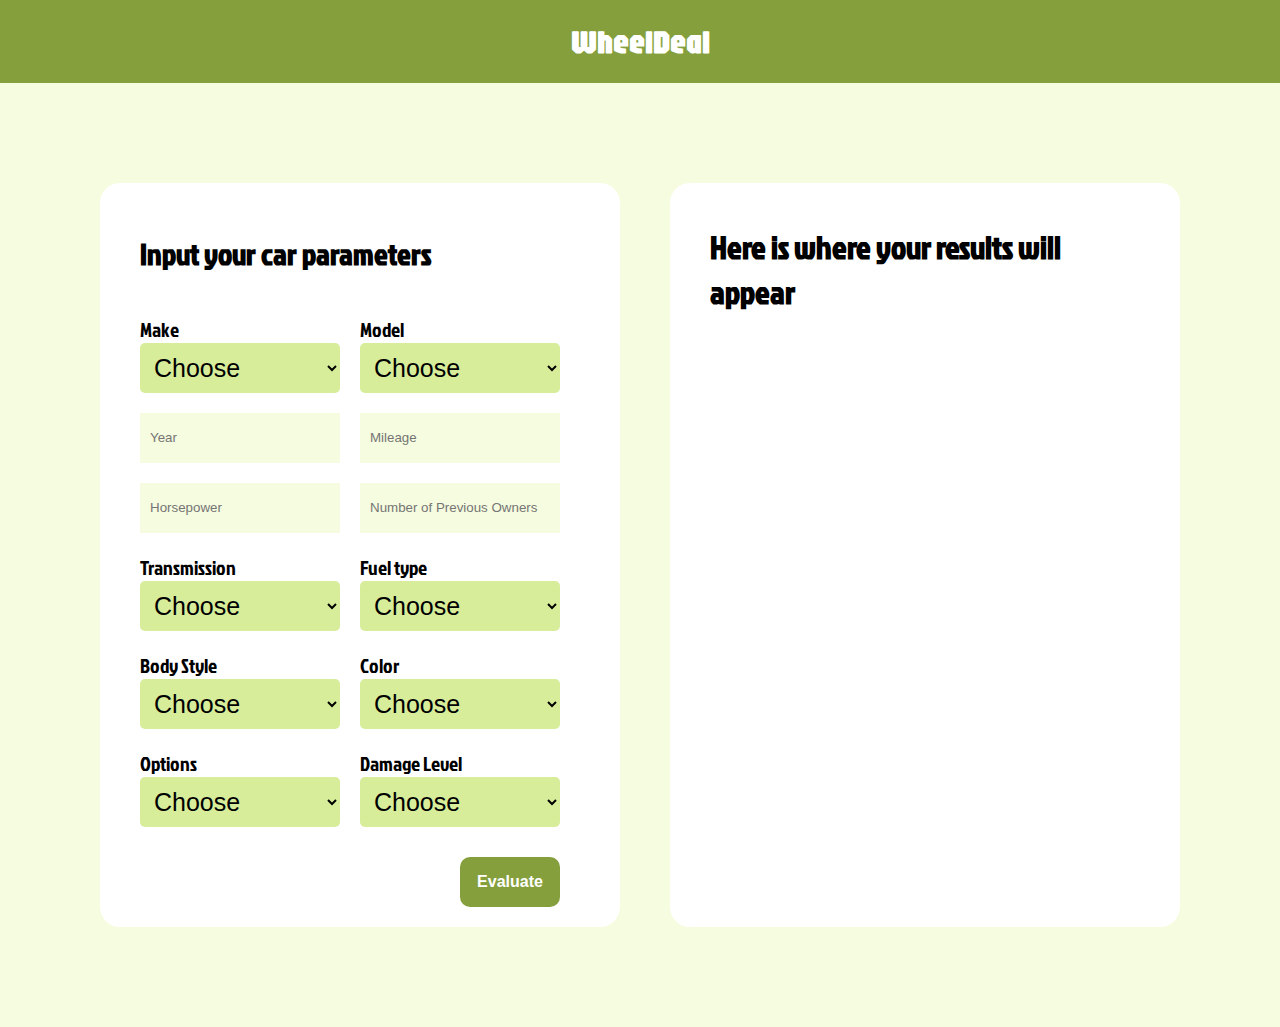
<file: myapp/app/index.html>
<!DOCTYPE html>
<html lang="en">

<head>
    <meta charset="UTF-8">
    <meta name="viewport" content="width=device-width, initial-scale=1.0">
    <title>Wheel Deal</title>
    <link rel="stylesheet" href="./style.css">
</head>

<body>

    <div class="header">
        <h1 class="white-text jaro">WheelDeal</h1>
    </div>

    <div class="content-wrapper">
        <div class="panel left-panel">
            <form id="car-metrics-form">
                <h3 class="panel-title">Input your car parameters</h3>

                <div class="row-flex justify-even margin-small">
                    <div class="column-flex">
                        <label for="make-select">Make</label>
                        <select id="make-select" onchange="handleMakeSelectChage()">
                            <option>Choose</option>
                        </select>
                    </div>

                    <div class="column-flex">
                        <label for="model-select">Model</label>
                        <select id="model-select">
                            <option>Choose</option>
                        </select>
                    </div>
                </div>

                <div class="row-flex justify-even margin-small">
                    <input type="text" placeholder="Year" id="year-input" oninput="clearInvalid()">
                    <input type="text" placeholder="Mileage" id="mileage-input" oninput="clearInvalid()">
                </div>

                <div class="row-flex justify-even margin-small">
                    <input type="text" placeholder="Horsepower" id="horsepower-input" oninput="clearInvalid()">
                    <input type="text" placeholder="Number of Previous Owners" id="num-prev-owners" oninput="clearInvalid()">
                </div>
                <div class="row-flex justify-even margin-small">
                    <div class="column-flex">
                        <label for="transmission-select">Transmission</label>
                        <select id="transmission-select">
                            <option>Choose</option>
                        </select>
                    </div>

                    <div class="column-flex">
                        <label for="fueltype-select">Fuel type</label>
                        <select id="fueltype-select">
                            <option>Choose</option>
                        </select>
                    </div>
                </div>

                <div class="row-flex justify-even margin-small">
                    <div class="column-flex">
                        <label for="bodystyle-select">Body Style</label>
                        <select id="bodystyle-select">
                            <option>Choose</option>
                        </select>
                    </div>

                    <div class="column-flex">
                        <label for="color-select">Color</label>
                        <select id="color-select">
                            <option>Choose</option>
                        </select>
                    </div>
                </div>

                <div class="row-flex justify-even margin-small">
                    <div class="column-flex">
                        <label for="option-select">Options</label>
                        <select id="option-select">
                            <option>Choose</option>
                        </select>
                    </div>

                    <div class="column-flex">
                        <label for="damage-select">Damage Level</label>
                        <select id="damage-select">
                            <option>Choose</option>
                        </select>
                    </div>
                </div>

                <button type="submit" id="evaluate-button">Evaluate</button>

            </form>
        </div>

        <div class="panel right-panel">
            <h1 id="no-results-title">Here is where your results will appear</h1>
            <div id="results" class="hidden column-flex">
                <h1 id="results-title">Estimated retail price</h1>
                <h1>$<span id="results-predicted-price"></span></h1>

                <h3 class="results-detail-row">Make: <span id="results-car-make"></span></h3>
                <h3 class="results-detail-row">Model: <span id="results-car-model"></span></h3>
                <h3 class="results-detail-row">Year: <span id="results-car-year"></span></h3>
                <h3 class="results-detail-row">Mileage: <span id="results-car-mileage"></span></h3>
                <h3 class="results-detail-row">Horsepower: <span id="results-car-horsepower"></span></h3>
                <h3 class="results-detail-row">Previous Owners: <span id="results-car-prevowners"></span></h3>
                <h3 class="results-detail-row">Fuel Type: <span id="results-car-fueltype"></span></h3>
                <h3 class="results-detail-row">Body Style: <span id="results-car-bodystyle"></span></h3>
                <h3 class="results-detail-row">Color: <span id="results-car-color"></span></h3>
                <h3 class="results-detail-row">Options: <span id="results-car-options"></span></h3>
                <h3 class="results-detail-row">Damage Level: <span id="results-car-damagelevel"></span></h3>

                <h2>Estimated Resale Time: <span id="results-predicted-time"></span> days</h2>
            </div>
        </div>
    </div>






    <script src="./services/options_service.js"></script>
    <script src="./services/prediction_service.js"></script>
    <script src="./index.js"></script>
</body>

</html>
</file>
<file: front-end/style.css>
@font-face {
    font-family: jaro-regular;
    src: url(./fonts/jockey-one/Jaro/Jaro-Regular-VariableFont_opsz.ttf);
}

@font-face {
    font-family: jockey-one;
    src: url(./fonts/jockey-one/Jockey_One/JockeyOne-Regular.ttf);
}

body {
    background-color: #F6FCDF;
    display: flex;
    flex-direction: column;
    margin: 0;
    padding: 0;
    height: 100vh;
    font-family: jockey-one;
}

.header {
    background-color: #859F3D;
    width: 100%;
    height: 110px;
    display: flex;
    align-items: center;
    justify-content: center;
}

.white-text {
    color: white;
}

.jaro {
    font-family: jaro-regular;
}

.jockey {
    font-family: jockey-one;
}

.content-wrapper {
    width: 100%;
    display: flex;
    flex-direction: row;
    padding: 100px;
    gap: 50px;
    box-sizing: border-box;
}

.panel {
    display: flex;
    flex-direction: column;
    background-color: white;
    border-radius: 20px;
    width: 40vw;
    padding: 20px 40px 20px 40px;
}

.car-metrics-form {
    display: flex;
    flex-direction: column;
    font-family: jockey-one;
}

.car-metrics-form label {
    font-size: 20px;
}

.panel-title {
    font-size: 30px;
}

.row-flex {
    display: flex;
    flex-direction: row;
}

.justify-even {
    justify-content: space-evenly;
}

.column-flex {
    display: flex;
    flex-direction: column;
}

select {
    border: none;
    border-radius: 5px;
    background-color:#d7ed9a;
    margin-right: 20px;
    width: 200px;
    height: 50px;
    font-size: 25px;
    padding-left: 10px;
    padding-right: 10px 
}

.left-panel {
    gap: 2000px;
}

.margin-small {
    margin-top: 10px;
    margin-bottom: 10px
}

#evaluate-button{
    background-color:#859F3D;
    color: white;
    font-style: jockey-one;
    border: none;
    border-radius: 10px;
    width: 100px;
    height: 50px;
    font-size: medium;
    font-weight: bold;
    align-self: end;
    margin-right: 20px;
    margin-top: 20px;
}
</file>
<file: myapp/app/style.css>
@font-face {
    font-family: jaro-regular;
    src: url(./fonts/jockey-one/Jaro/Jaro-Regular-VariableFont_opsz.ttf);
}

@font-face {
    font-family: jockey-one;
    src: url(./fonts/jockey-one/Jockey_One/JockeyOne-Regular.ttf);
}

body {
    background-color: #F6FCDF;
    display: flex;
    flex-direction: column;
    margin: 0;
    padding: 0;
    height: 100vh;
    font-family: jockey-one;
}

.header {
    background-color: #859F3D;
    width: 100%;
    height: 110px;
    display: flex;
    align-items: center;
    justify-content: center;
}

.white-text {
    color: white;
}

.jaro {
    font-family: jaro-regular;
}

.jockey {
    font-family: jockey-one;
}

.content-wrapper {
    width: 100%;
    display: flex;
    flex-direction: row;
    padding: 100px;
    gap: 50px;
    box-sizing: border-box;
}

.panel {
    display: flex;
    flex-direction: column;
    background-color: white;
    border-radius: 20px;
    width: 40vw;
    padding: 20px 40px 20px 40px;
}

#car-metrics-form {
    display: flex;
    flex-direction: column;
    font-family: jockey-one;
}

#car-metrics-form label {
    font-size: 20px;
}

.panel-title {
    font-size: 30px;
}

.row-flex {
    display: flex;
    flex-direction: row;
}

.justify-even {
    justify-content: space-evenly;
}

.justify-end {
    justify-content: space-between
}

.column-flex {
    display: flex;
    flex-direction: column;
}

select {
    border: none;
    border-radius: 5px;
    background-color: #d7ed9a;
    margin-right: 20px;
    width: 200px;
    height: 50px;
    font-size: 25px;
    padding-left: 10px;
    padding-right: 10px;

}

.left-panel {
    gap: 2000px;
}

.margin-small {
    margin-top: 10px;
    margin-bottom: 10px
}

#evaluate-button {
    background-color: #859F3D;
    color: white;
    font-style: jockey-one;
    border: none;
    border-radius: 10px;
    width: 100px;
    height: 50px;
    font-size: medium;
    font-weight: bold;
    align-self: end;
    margin-right: 20px;
    margin-top: 20px;
}

.hidden {
    display: none;
}

.shown {
    display: flex;
}

.results-detail-row {
    margin-top: 5px;
    margin-bottom: 0;
}

#results-estimated-price {
    margin-top: 10px;
    margin-bottom: 0;
    color: #859F3D;
}

input {
    border: none;
    width: 200px;
    background-color: #F6FCDF;
    padding: 5px;
    box-sizing: border-box;
    margin-right: 20px;
    width: 200px;
    height: 50px;
    padding-left: 10px;
    padding-right: 10px;
}
</file>
<file: assets/stylesheets/main.6f8fc17f.min.css>
@charset "UTF-8";html{-webkit-text-size-adjust:none;-moz-text-size-adjust:none;text-size-adjust:none;box-sizing:border-box}*,:after,:before{box-sizing:inherit}@media (prefers-reduced-motion){*,:after,:before{transition:none!important}}body{margin:0}a,button,input,label{-webkit-tap-highlight-color:transparent}a{color:inherit;text-decoration:none}hr{border:0;box-sizing:initial;display:block;height:.05rem;overflow:visible;padding:0}small{font-size:80%}sub,sup{line-height:1em}img{border-style:none}table{border-collapse:initial;border-spacing:0}td,th{font-weight:400;vertical-align:top}button{background:#0000;border:0;font-family:inherit;font-size:inherit;margin:0;padding:0}input{border:0;outline:none}:root{--md-primary-fg-color:#4051b5;--md-primary-fg-color--light:#5d6cc0;--md-primary-fg-color--dark:#303fa1;--md-primary-bg-color:#fff;--md-primary-bg-color--light:#ffffffb3;--md-accent-fg-color:#526cfe;--md-accent-fg-color--transparent:#526cfe1a;--md-accent-bg-color:#fff;--md-accent-bg-color--light:#ffffffb3}[data-md-color-scheme=default]{color-scheme:light}[data-md-color-scheme=default] img[src$="#gh-dark-mode-only"],[data-md-color-scheme=default] img[src$="#only-dark"]{display:none}:root,[data-md-color-scheme=default]{--md-hue:225deg;--md-default-fg-color:#000000de;--md-default-fg-color--light:#0000008a;--md-default-fg-color--lighter:#00000052;--md-default-fg-color--lightest:#00000012;--md-default-bg-color:#fff;--md-default-bg-color--light:#ffffffb3;--md-default-bg-color--lighter:#ffffff4d;--md-default-bg-color--lightest:#ffffff1f;--md-code-fg-color:#36464e;--md-code-bg-color:#f5f5f5;--md-code-hl-color:#4287ff;--md-code-hl-color--light:#4287ff1a;--md-code-hl-number-color:#d52a2a;--md-code-hl-special-color:#db1457;--md-code-hl-function-color:#a846b9;--md-code-hl-constant-color:#6e59d9;--md-code-hl-keyword-color:#3f6ec6;--md-code-hl-string-color:#1c7d4d;--md-code-hl-name-color:var(--md-code-fg-color);--md-code-hl-operator-color:var(--md-default-fg-color--light);--md-code-hl-punctuation-color:var(--md-default-fg-color--light);--md-code-hl-comment-color:var(--md-default-fg-color--light);--md-code-hl-generic-color:var(--md-default-fg-color--light);--md-code-hl-variable-color:var(--md-default-fg-color--light);--md-typeset-color:var(--md-default-fg-color);--md-typeset-a-color:var(--md-primary-fg-color);--md-typeset-del-color:#f5503d26;--md-typeset-ins-color:#0bd57026;--md-typeset-kbd-color:#fafafa;--md-typeset-kbd-accent-color:#fff;--md-typeset-kbd-border-color:#b8b8b8;--md-typeset-mark-color:#ffff0080;--md-typeset-table-color:#0000001f;--md-typeset-table-color--light:rgba(0,0,0,.035);--md-admonition-fg-color:var(--md-default-fg-color);--md-admonition-bg-color:var(--md-default-bg-color);--md-warning-fg-color:#000000de;--md-warning-bg-color:#ff9;--md-footer-fg-color:#fff;--md-footer-fg-color--light:#ffffffb3;--md-footer-fg-color--lighter:#ffffff73;--md-footer-bg-color:#000000de;--md-footer-bg-color--dark:#00000052;--md-shadow-z1:0 0.2rem 0.5rem #0000000d,0 0 0.05rem #0000001a;--md-shadow-z2:0 0.2rem 0.5rem #0000001a,0 0 0.05rem #00000040;--md-shadow-z3:0 0.2rem 0.5rem #0003,0 0 0.05rem #00000059}.md-icon svg{fill:currentcolor;display:block;height:1.2rem;width:1.2rem}body{-webkit-font-smoothing:antialiased;-moz-osx-font-smoothing:grayscale;--md-text-font-family:var(--md-text-font,_),-apple-system,BlinkMacSystemFont,Helvetica,Arial,sans-serif;--md-code-font-family:var(--md-code-font,_),SFMono-Regular,Consolas,Menlo,monospace}aside,body,input{font-feature-settings:"kern","liga";color:var(--md-typeset-color);font-family:var(--md-text-font-family)}code,kbd,pre{font-feature-settings:"kern";font-family:var(--md-code-font-family)}:root{--md-typeset-table-sort-icon:url('data:image/svg+xml;charset=utf-8,<svg xmlns="http://www.w3.org/2000/svg" viewBox="0 0 24 24"><path d="m18 21-4-4h3V7h-3l4-4 4 4h-3v10h3M2 19v-2h10v2M2 13v-2h7v2M2 7V5h4v2z"/></svg>');--md-typeset-table-sort-icon--asc:url('data:image/svg+xml;charset=utf-8,<svg xmlns="http://www.w3.org/2000/svg" viewBox="0 0 24 24"><path d="M19 17h3l-4 4-4-4h3V3h2M2 17h10v2H2M6 5v2H2V5m0 6h7v2H2z"/></svg>');--md-typeset-table-sort-icon--desc:url('data:image/svg+xml;charset=utf-8,<svg xmlns="http://www.w3.org/2000/svg" viewBox="0 0 24 24"><path d="M19 7h3l-4-4-4 4h3v14h2M2 17h10v2H2M6 5v2H2V5m0 6h7v2H2z"/></svg>')}.md-typeset{-webkit-print-color-adjust:exact;color-adjust:exact;font-size:.8rem;line-height:1.6}@media print{.md-typeset{font-size:.68rem}}.md-typeset blockquote,.md-typeset dl,.md-typeset figure,.md-typeset ol,.md-typeset pre,.md-typeset ul{margin-bottom:1em;margin-top:1em}.md-typeset h1{color:var(--md-default-fg-color--light);font-size:2em;line-height:1.3;margin:0 0 1.25em}.md-typeset h1,.md-typeset h2{font-weight:300;letter-spacing:-.01em}.md-typeset h2{font-size:1.5625em;line-height:1.4;margin:1.6em 0 .64em}.md-typeset h3{font-size:1.25em;font-weight:400;letter-spacing:-.01em;line-height:1.5;margin:1.6em 0 .8em}.md-typeset h2+h3{margin-top:.8em}.md-typeset h4{font-weight:700;letter-spacing:-.01em;margin:1em 0}.md-typeset h5,.md-typeset h6{color:var(--md-default-fg-color--light);font-size:.8em;font-weight:700;letter-spacing:-.01em;margin:1.25em 0}.md-typeset h5{text-transform:uppercase}.md-typeset h5 code{text-transform:none}.md-typeset hr{border-bottom:.05rem solid var(--md-default-fg-color--lightest);display:flow-root;margin:1.5em 0}.md-typeset a{color:var(--md-typeset-a-color);word-break:break-word}.md-typeset a,.md-typeset a:before{transition:color 125ms}.md-typeset a:focus,.md-typeset a:hover{color:var(--md-accent-fg-color)}.md-typeset a:focus code,.md-typeset a:hover code{background-color:var(--md-accent-fg-color--transparent)}.md-typeset a code{color:currentcolor;transition:background-color 125ms}.md-typeset a.focus-visible{outline-color:var(--md-accent-fg-color);outline-offset:.2rem}.md-typeset code,.md-typeset kbd,.md-typeset pre{color:var(--md-code-fg-color);direction:ltr;font-variant-ligatures:none}@media print{.md-typeset code,.md-typeset kbd,.md-typeset pre{white-space:pre-wrap}}.md-typeset code{background-color:var(--md-code-bg-color);border-radius:.1rem;-webkit-box-decoration-break:clone;box-decoration-break:clone;font-size:.85em;padding:0 .2941176471em;word-break:break-word}.md-typeset code:not(.focus-visible){-webkit-tap-highlight-color:transparent;outline:none}.md-typeset pre{display:flow-root;line-height:1.4;position:relative}.md-typeset pre>code{-webkit-box-decoration-break:slice;box-decoration-break:slice;box-shadow:none;display:block;margin:0;outline-color:var(--md-accent-fg-color);overflow:auto;padding:.7720588235em 1.1764705882em;scrollbar-color:var(--md-default-fg-color--lighter) #0000;scrollbar-width:thin;touch-action:auto;word-break:normal}.md-typeset pre>code:hover{scrollbar-color:var(--md-accent-fg-color) #0000}.md-typeset pre>code::-webkit-scrollbar{height:.2rem;width:.2rem}.md-typeset pre>code::-webkit-scrollbar-thumb{background-color:var(--md-default-fg-color--lighter)}.md-typeset pre>code::-webkit-scrollbar-thumb:hover{background-color:var(--md-accent-fg-color)}.md-typeset kbd{background-color:var(--md-typeset-kbd-color);border-radius:.1rem;box-shadow:0 .1rem 0 .05rem var(--md-typeset-kbd-border-color),0 .1rem 0 var(--md-typeset-kbd-border-color),0 -.1rem .2rem var(--md-typeset-kbd-accent-color) inset;color:var(--md-default-fg-color);display:inline-block;font-size:.75em;padding:0 .6666666667em;vertical-align:text-top;word-break:break-word}.md-typeset mark{background-color:var(--md-typeset-mark-color);-webkit-box-decoration-break:clone;box-decoration-break:clone;color:inherit;word-break:break-word}.md-typeset abbr{border-bottom:.05rem dotted var(--md-default-fg-color--light);cursor:help;text-decoration:none}.md-typeset small{opacity:.75}[dir=ltr] .md-typeset sub,[dir=ltr] .md-typeset sup{margin-left:.078125em}[dir=rtl] .md-typeset sub,[dir=rtl] .md-typeset sup{margin-right:.078125em}[dir=ltr] .md-typeset blockquote{padding-left:.6rem}[dir=rtl] .md-typeset blockquote{padding-right:.6rem}[dir=ltr] .md-typeset blockquote{border-left:.2rem solid var(--md-default-fg-color--lighter)}[dir=rtl] .md-typeset blockquote{border-right:.2rem solid var(--md-default-fg-color--lighter)}.md-typeset blockquote{color:var(--md-default-fg-color--light);margin-left:0;margin-right:0}.md-typeset ul{list-style-type:disc}.md-typeset ul[type]{list-style-type:revert-layer}[dir=ltr] .md-typeset ol,[dir=ltr] .md-typeset ul{margin-left:.625em}[dir=rtl] .md-typeset ol,[dir=rtl] .md-typeset ul{margin-right:.625em}.md-typeset ol,.md-typeset ul{padding:0}.md-typeset ol:not([hidden]),.md-typeset ul:not([hidden]){display:flow-root}.md-typeset ol ol,.md-typeset ul ol{list-style-type:lower-alpha}.md-typeset ol ol ol,.md-typeset ul ol ol{list-style-type:lower-roman}.md-typeset ol ol ol ol,.md-typeset ul ol ol ol{list-style-type:upper-alpha}.md-typeset ol ol ol ol ol,.md-typeset ul ol ol ol ol{list-style-type:upper-roman}.md-typeset ol[type],.md-typeset ul[type]{list-style-type:revert-layer}[dir=ltr] .md-typeset ol li,[dir=ltr] .md-typeset ul li{margin-left:1.25em}[dir=rtl] .md-typeset ol li,[dir=rtl] .md-typeset ul li{margin-right:1.25em}.md-typeset ol li,.md-typeset ul li{margin-bottom:.5em}.md-typeset ol li blockquote,.md-typeset ol li p,.md-typeset ul li blockquote,.md-typeset ul li p{margin:.5em 0}.md-typeset ol li:last-child,.md-typeset ul li:last-child{margin-bottom:0}[dir=ltr] .md-typeset ol li ol,[dir=ltr] .md-typeset ol li ul,[dir=ltr] .md-typeset ul li ol,[dir=ltr] .md-typeset ul li ul{margin-left:.625em}[dir=rtl] .md-typeset ol li ol,[dir=rtl] .md-typeset ol li ul,[dir=rtl] .md-typeset ul li ol,[dir=rtl] .md-typeset ul li ul{margin-right:.625em}.md-typeset ol li ol,.md-typeset ol li ul,.md-typeset ul li ol,.md-typeset ul li ul{margin-bottom:.5em;margin-top:.5em}[dir=ltr] .md-typeset dd{margin-left:1.875em}[dir=rtl] .md-typeset dd{margin-right:1.875em}.md-typeset dd{margin-bottom:1.5em;margin-top:1em}.md-typeset img,.md-typeset svg,.md-typeset video{height:auto;max-width:100%}.md-typeset img[align=left]{margin:1em 1em 1em 0}.md-typeset img[align=right]{margin:1em 0 1em 1em}.md-typeset img[align]:only-child{margin-top:0}.md-typeset figure{display:flow-root;margin:1em auto;max-width:100%;text-align:center;width:-moz-fit-content;width:fit-content}.md-typeset figure img{display:block;margin:0 auto}.md-typeset figcaption{font-style:italic;margin:1em auto;max-width:24rem}.md-typeset iframe{max-width:100%}.md-typeset table:not([class]){background-color:var(--md-default-bg-color);border:.05rem solid var(--md-typeset-table-color);border-radius:.1rem;display:inline-block;font-size:.64rem;max-width:100%;overflow:auto;touch-action:auto}@media print{.md-typeset table:not([class]){display:table}}.md-typeset table:not([class])+*{margin-top:1.5em}.md-typeset table:not([class]) td>:first-child,.md-typeset table:not([class]) th>:first-child{margin-top:0}.md-typeset table:not([class]) td>:last-child,.md-typeset table:not([class]) th>:last-child{margin-bottom:0}.md-typeset table:not([class]) td:not([align]),.md-typeset table:not([class]) th:not([align]){text-align:left}[dir=rtl] .md-typeset table:not([class]) td:not([align]),[dir=rtl] .md-typeset table:not([class]) th:not([align]){text-align:right}.md-typeset table:not([class]) th{font-weight:700;min-width:5rem;padding:.9375em 1.25em;vertical-align:top}.md-typeset table:not([class]) td{border-top:.05rem solid var(--md-typeset-table-color);padding:.9375em 1.25em;vertical-align:top}.md-typeset table:not([class]) tbody tr{transition:background-color 125ms}.md-typeset table:not([class]) tbody tr:hover{background-color:var(--md-typeset-table-color--light);box-shadow:0 .05rem 0 var(--md-default-bg-color) inset}.md-typeset table:not([class]) a{word-break:normal}.md-typeset table th[role=columnheader]{cursor:pointer}[dir=ltr] .md-typeset table th[role=columnheader]:after{margin-left:.5em}[dir=rtl] .md-typeset table th[role=columnheader]:after{margin-right:.5em}.md-typeset table th[role=columnheader]:after{content:"";display:inline-block;height:1.2em;-webkit-mask-image:var(--md-typeset-table-sort-icon);mask-image:var(--md-typeset-table-sort-icon);-webkit-mask-repeat:no-repeat;mask-repeat:no-repeat;-webkit-mask-size:contain;mask-size:contain;transition:background-color 125ms;vertical-align:text-bottom;width:1.2em}.md-typeset table th[role=columnheader]:hover:after{background-color:var(--md-default-fg-color--lighter)}.md-typeset table th[role=columnheader][aria-sort=ascending]:after{background-color:var(--md-default-fg-color--light);-webkit-mask-image:var(--md-typeset-table-sort-icon--asc);mask-image:var(--md-typeset-table-sort-icon--asc)}.md-typeset table th[role=columnheader][aria-sort=descending]:after{background-color:var(--md-default-fg-color--light);-webkit-mask-image:var(--md-typeset-table-sort-icon--desc);mask-image:var(--md-typeset-table-sort-icon--desc)}.md-typeset__scrollwrap{margin:1em -.8rem;overflow-x:auto;touch-action:auto}.md-typeset__table{display:inline-block;margin-bottom:.5em;padding:0 .8rem}@media print{.md-typeset__table{display:block}}html .md-typeset__table table{display:table;margin:0;overflow:hidden;width:100%}@media screen and (max-width:44.984375em){.md-content__inner>pre{margin:1em -.8rem}.md-content__inner>pre code{border-radius:0}}.md-typeset .md-author{border-radius:100%;display:block;flex-shrink:0;height:1.6rem;overflow:hidden;position:relative;transition:color 125ms,transform 125ms;width:1.6rem}.md-typeset .md-author img{display:block}.md-typeset .md-author--more{background:var(--md-default-fg-color--lightest);color:var(--md-default-fg-color--lighter);font-size:.6rem;font-weight:700;line-height:1.6rem;text-align:center}.md-typeset .md-author--long{height:2.4rem;width:2.4rem}.md-typeset a.md-author{transform:scale(1)}.md-typeset a.md-author img{border-radius:100%;filter:grayscale(100%) opacity(75%);transition:filter 125ms}.md-typeset a.md-author:focus,.md-typeset a.md-author:hover{transform:scale(1.1);z-index:1}.md-typeset a.md-author:focus img,.md-typeset a.md-author:hover img{filter:grayscale(0)}.md-banner{background-color:var(--md-footer-bg-color);color:var(--md-footer-fg-color);overflow:auto}@media print{.md-banner{display:none}}.md-banner--warning{background-color:var(--md-warning-bg-color);color:var(--md-warning-fg-color)}.md-banner__inner{font-size:.7rem;margin:.6rem auto;padding:0 .8rem}[dir=ltr] .md-banner__button{float:right}[dir=rtl] .md-banner__button{float:left}.md-banner__button{color:inherit;cursor:pointer;transition:opacity .25s}.no-js .md-banner__button{display:none}.md-banner__button:hover{opacity:.7}html{font-size:125%;height:100%;overflow-x:hidden}@media screen and (min-width:100em){html{font-size:137.5%}}@media screen and (min-width:125em){html{font-size:150%}}body{background-color:var(--md-default-bg-color);display:flex;flex-direction:column;font-size:.5rem;min-height:100%;position:relative;width:100%}@media print{body{display:block}}@media screen and (max-width:59.984375em){body[data-md-scrolllock]{position:fixed}}.md-grid{margin-left:auto;margin-right:auto;max-width:61rem}.md-container{display:flex;flex-direction:column;flex-grow:1}@media print{.md-container{display:block}}.md-main{flex-grow:1}.md-main__inner{display:flex;height:100%;margin-top:1.5rem}.md-ellipsis{overflow:hidden;text-overflow:ellipsis}.md-toggle{display:none}.md-option{height:0;opacity:0;position:absolute;width:0}.md-option:checked+label:not([hidden]){display:block}.md-option.focus-visible+label{outline-color:var(--md-accent-fg-color);outline-style:auto}.md-skip{background-color:var(--md-default-fg-color);border-radius:.1rem;color:var(--md-default-bg-color);font-size:.64rem;margin:.5rem;opacity:0;outline-color:var(--md-accent-fg-color);padding:.3rem .5rem;position:fixed;transform:translateY(.4rem);z-index:-1}.md-skip:focus{opacity:1;transform:translateY(0);transition:transform .25s cubic-bezier(.4,0,.2,1),opacity 175ms 75ms;z-index:10}@page{margin:25mm}:root{--md-clipboard-icon:url('data:image/svg+xml;charset=utf-8,<svg xmlns="http://www.w3.org/2000/svg" viewBox="0 0 24 24"><path d="M19 21H8V7h11m0-2H8a2 2 0 0 0-2 2v14a2 2 0 0 0 2 2h11a2 2 0 0 0 2-2V7a2 2 0 0 0-2-2m-3-4H4a2 2 0 0 0-2 2v14h2V3h12z"/></svg>')}.md-clipboard{border-radius:.1rem;color:var(--md-default-fg-color--lightest);cursor:pointer;height:1.5em;outline-color:var(--md-accent-fg-color);outline-offset:.1rem;position:absolute;right:.5em;top:.5em;transition:color .25s;width:1.5em;z-index:1}@media print{.md-clipboard{display:none}}.md-clipboard:not(.focus-visible){-webkit-tap-highlight-color:transparent;outline:none}:hover>.md-clipboard{color:var(--md-default-fg-color--light)}.md-clipboard:focus,.md-clipboard:hover{color:var(--md-accent-fg-color)}.md-clipboard:after{background-color:currentcolor;content:"";display:block;height:1.125em;margin:0 auto;-webkit-mask-image:var(--md-clipboard-icon);mask-image:var(--md-clipboard-icon);-webkit-mask-position:center;mask-position:center;-webkit-mask-repeat:no-repeat;mask-repeat:no-repeat;-webkit-mask-size:contain;mask-size:contain;width:1.125em}.md-clipboard--inline{cursor:pointer}.md-clipboard--inline code{transition:color .25s,background-color .25s}.md-clipboard--inline:focus code,.md-clipboard--inline:hover code{background-color:var(--md-accent-fg-color--transparent);color:var(--md-accent-fg-color)}.md-typeset .md-code__content{display:grid}@keyframes consent{0%{opacity:0;transform:translateY(100%)}to{opacity:1;transform:translateY(0)}}@keyframes overlay{0%{opacity:0}to{opacity:1}}.md-consent__overlay{animation:overlay .25s both;-webkit-backdrop-filter:blur(.1rem);backdrop-filter:blur(.1rem);background-color:#0000008a;height:100%;opacity:1;position:fixed;top:0;width:100%;z-index:5}.md-consent__inner{animation:consent .5s cubic-bezier(.1,.7,.1,1) both;background-color:var(--md-default-bg-color);border:0;border-radius:.1rem;bottom:0;box-shadow:0 0 .2rem #0000001a,0 .2rem .4rem #0003;max-height:100%;overflow:auto;padding:0;position:fixed;width:100%;z-index:5}.md-consent__form{padding:.8rem}.md-consent__settings{display:none;margin:1em 0}input:checked+.md-consent__settings{display:block}.md-consent__controls{margin-bottom:.8rem}.md-typeset .md-consent__controls .md-button{display:inline}@media screen and (max-width:44.984375em){.md-typeset .md-consent__controls .md-button{display:block;margin-top:.4rem;text-align:center;width:100%}}.md-consent label{cursor:pointer}.md-content{flex-grow:1;min-width:0}.md-content__inner{margin:0 .8rem 1.2rem;padding-top:.6rem}@media screen and (min-width:76.25em){[dir=ltr] .md-sidebar--primary:not([hidden])~.md-content>.md-content__inner{margin-left:1.2rem}[dir=ltr] .md-sidebar--secondary:not([hidden])~.md-content>.md-content__inner,[dir=rtl] .md-sidebar--primary:not([hidden])~.md-content>.md-content__inner{margin-right:1.2rem}[dir=rtl] .md-sidebar--secondary:not([hidden])~.md-content>.md-content__inner{margin-left:1.2rem}}.md-content__inner:before{content:"";display:block;height:.4rem}.md-content__inner>:last-child{margin-bottom:0}[dir=ltr] .md-content__button{float:right}[dir=rtl] .md-content__button{float:left}[dir=ltr] .md-content__button{margin-left:.4rem}[dir=rtl] .md-content__button{margin-right:.4rem}.md-content__button{margin:.4rem 0;padding:0}@media print{.md-content__button{display:none}}.md-typeset .md-content__button{color:var(--md-default-fg-color--lighter)}.md-content__button svg{display:inline;vertical-align:top}[dir=rtl] .md-content__button svg{transform:scaleX(-1)}[dir=ltr] .md-dialog{right:.8rem}[dir=rtl] .md-dialog{left:.8rem}.md-dialog{background-color:var(--md-default-fg-color);border-radius:.1rem;bottom:.8rem;box-shadow:var(--md-shadow-z3);min-width:11.1rem;opacity:0;padding:.4rem .6rem;pointer-events:none;position:fixed;transform:translateY(100%);transition:transform 0ms .4s,opacity .4s;z-index:4}@media print{.md-dialog{display:none}}.md-dialog--active{opacity:1;pointer-events:auto;transform:translateY(0);transition:transform .4s cubic-bezier(.075,.85,.175,1),opacity .4s}.md-dialog__inner{color:var(--md-default-bg-color);font-size:.7rem}.md-feedback{margin:2em 0 1em;text-align:center}.md-feedback fieldset{border:none;margin:0;padding:0}.md-feedback__title{font-weight:700;margin:1em auto}.md-feedback__inner{position:relative}.md-feedback__list{display:flex;flex-wrap:wrap;place-content:baseline center;position:relative}.md-feedback__list:hover .md-icon:not(:disabled){color:var(--md-default-fg-color--lighter)}:disabled .md-feedback__list{min-height:1.8rem}.md-feedback__icon{color:var(--md-default-fg-color--light);cursor:pointer;flex-shrink:0;margin:0 .1rem;transition:color 125ms}.md-feedback__icon:not(:disabled).md-icon:hover{color:var(--md-accent-fg-color)}.md-feedback__icon:disabled{color:var(--md-default-fg-color--lightest);pointer-events:none}.md-feedback__note{opacity:0;position:relative;transform:translateY(.4rem);transition:transform .4s cubic-bezier(.1,.7,.1,1),opacity .15s}.md-feedback__note>*{margin:0 auto;max-width:16rem}:disabled .md-feedback__note{opacity:1;transform:translateY(0)}@media print{.md-feedback{display:none}}.md-footer{background-color:var(--md-footer-bg-color);color:var(--md-footer-fg-color)}@media print{.md-footer{display:none}}.md-footer__inner{justify-content:space-between;overflow:auto;padding:.2rem}.md-footer__inner:not([hidden]){display:flex}.md-footer__link{align-items:end;display:flex;flex-grow:0.01;margin-bottom:.4rem;margin-top:1rem;max-width:100%;outline-color:var(--md-accent-fg-color);overflow:hidden;transition:opacity .25s}.md-footer__link:focus,.md-footer__link:hover{opacity:.7}[dir=rtl] .md-footer__link svg{transform:scaleX(-1)}@media screen and (max-width:44.984375em){.md-footer__link--prev{flex-shrink:0}.md-footer__link--prev .md-footer__title{display:none}}[dir=ltr] .md-footer__link--next{margin-left:auto}[dir=rtl] .md-footer__link--next{margin-right:auto}.md-footer__link--next{text-align:right}[dir=rtl] .md-footer__link--next{text-align:left}.md-footer__title{flex-grow:1;font-size:.9rem;margin-bottom:.7rem;max-width:calc(100% - 2.4rem);padding:0 1rem;white-space:nowrap}.md-footer__button{margin:.2rem;padding:.4rem}.md-footer__direction{font-size:.64rem;opacity:.7}.md-footer-meta{background-color:var(--md-footer-bg-color--dark)}.md-footer-meta__inner{display:flex;flex-wrap:wrap;justify-content:space-between;padding:.2rem}html .md-footer-meta.md-typeset a{color:var(--md-footer-fg-color--light)}html .md-footer-meta.md-typeset a:focus,html .md-footer-meta.md-typeset a:hover{color:var(--md-footer-fg-color)}.md-copyright{color:var(--md-footer-fg-color--lighter);font-size:.64rem;margin:auto .6rem;padding:.4rem 0;width:100%}@media screen and (min-width:45em){.md-copyright{width:auto}}.md-copyright__highlight{color:var(--md-footer-fg-color--light)}.md-social{display:inline-flex;gap:.2rem;margin:0 .4rem;padding:.2rem 0 .6rem}@media screen and (min-width:45em){.md-social{padding:.6rem 0}}.md-social__link{display:inline-block;height:1.6rem;text-align:center;width:1.6rem}.md-social__link:before{line-height:1.9}.md-social__link svg{fill:currentcolor;max-height:.8rem;vertical-align:-25%}.md-typeset .md-button{border:.1rem solid;border-radius:.1rem;color:var(--md-primary-fg-color);cursor:pointer;display:inline-block;font-weight:700;padding:.625em 2em;transition:color 125ms,background-color 125ms,border-color 125ms}.md-typeset .md-button--primary{background-color:var(--md-primary-fg-color);border-color:var(--md-primary-fg-color);color:var(--md-primary-bg-color)}.md-typeset .md-button:focus,.md-typeset .md-button:hover{background-color:var(--md-accent-fg-color);border-color:var(--md-accent-fg-color);color:var(--md-accent-bg-color)}[dir=ltr] .md-typeset .md-input{border-top-left-radius:.1rem}[dir=ltr] .md-typeset .md-input,[dir=rtl] .md-typeset .md-input{border-top-right-radius:.1rem}[dir=rtl] .md-typeset .md-input{border-top-left-radius:.1rem}.md-typeset .md-input{border-bottom:.1rem solid var(--md-default-fg-color--lighter);box-shadow:var(--md-shadow-z1);font-size:.8rem;height:1.8rem;padding:0 .6rem;transition:border .25s,box-shadow .25s}.md-typeset .md-input:focus,.md-typeset .md-input:hover{border-bottom-color:var(--md-accent-fg-color);box-shadow:var(--md-shadow-z2)}.md-typeset .md-input--stretch{width:100%}.md-header{background-color:var(--md-primary-fg-color);box-shadow:0 0 .2rem #0000,0 .2rem .4rem #0000;color:var(--md-primary-bg-color);display:block;left:0;position:sticky;right:0;top:0;z-index:4}@media print{.md-header{display:none}}.md-header[hidden]{transform:translateY(-100%);transition:transform .25s cubic-bezier(.8,0,.6,1),box-shadow .25s}.md-header--shadow{box-shadow:0 0 .2rem #0000001a,0 .2rem .4rem #0003;transition:transform .25s cubic-bezier(.1,.7,.1,1),box-shadow .25s}.md-header__inner{align-items:center;display:flex;padding:0 .2rem}.md-header__button{color:currentcolor;cursor:pointer;margin:.2rem;outline-color:var(--md-accent-fg-color);padding:.4rem;position:relative;transition:opacity .25s;vertical-align:middle;z-index:1}.md-header__button:hover{opacity:.7}.md-header__button:not([hidden]){display:inline-block}.md-header__button:not(.focus-visible){-webkit-tap-highlight-color:transparent;outline:none}.md-header__button.md-logo{margin:.2rem;padding:.4rem}@media screen and (max-width:76.234375em){.md-header__button.md-logo{display:none}}.md-header__button.md-logo img,.md-header__button.md-logo svg{fill:currentcolor;display:block;height:1.2rem;width:auto}@media screen and (min-width:60em){.md-header__button[for=__search]{display:none}}.no-js .md-header__button[for=__search]{display:none}[dir=rtl] .md-header__button[for=__search] svg{transform:scaleX(-1)}@media screen and (min-width:76.25em){.md-header__button[for=__drawer]{display:none}}.md-header__topic{display:flex;max-width:100%;position:absolute;transition:transform .4s cubic-bezier(.1,.7,.1,1),opacity .15s;white-space:nowrap}.md-header__topic+.md-header__topic{opacity:0;pointer-events:none;transform:translateX(1.25rem);transition:transform .4s cubic-bezier(1,.7,.1,.1),opacity .15s;z-index:-1}[dir=rtl] .md-header__topic+.md-header__topic{transform:translateX(-1.25rem)}.md-header__topic:first-child{font-weight:700}[dir=ltr] .md-header__title{margin-left:1rem;margin-right:.4rem}[dir=rtl] .md-header__title{margin-left:.4rem;margin-right:1rem}.md-header__title{flex-grow:1;font-size:.9rem;height:2.4rem;line-height:2.4rem}.md-header__title--active .md-header__topic{opacity:0;pointer-events:none;transform:translateX(-1.25rem);transition:transform .4s cubic-bezier(1,.7,.1,.1),opacity .15s;z-index:-1}[dir=rtl] .md-header__title--active .md-header__topic{transform:translateX(1.25rem)}.md-header__title--active .md-header__topic+.md-header__topic{opacity:1;pointer-events:auto;transform:translateX(0);transition:transform .4s cubic-bezier(.1,.7,.1,1),opacity .15s;z-index:0}.md-header__title>.md-header__ellipsis{height:100%;position:relative;width:100%}.md-header__option{display:flex;flex-shrink:0;max-width:100%;transition:max-width 0ms .25s,opacity .25s .25s;white-space:nowrap}[data-md-toggle=search]:checked~.md-header .md-header__option{max-width:0;opacity:0;transition:max-width 0ms,opacity 0ms}.md-header__option>input{bottom:0}.md-header__source{display:none}@media screen and (min-width:60em){[dir=ltr] .md-header__source{margin-left:1rem}[dir=rtl] .md-header__source{margin-right:1rem}.md-header__source{display:block;max-width:11.7rem;width:11.7rem}}@media screen and (min-width:76.25em){[dir=ltr] .md-header__source{margin-left:1.4rem}[dir=rtl] .md-header__source{margin-right:1.4rem}}.md-meta{color:var(--md-default-fg-color--light);font-size:.7rem;line-height:1.3}.md-meta__list{display:inline-flex;flex-wrap:wrap;list-style:none;margin:0;padding:0}.md-meta__item:not(:last-child):after{content:"·";margin-left:.2rem;margin-right:.2rem}.md-meta__link{color:var(--md-typeset-a-color)}.md-meta__link:focus,.md-meta__link:hover{color:var(--md-accent-fg-color)}.md-draft{background-color:#ff1744;border-radius:.125em;color:#fff;display:inline-block;font-weight:700;padding-left:.5714285714em;padding-right:.5714285714em}:root{--md-nav-icon--prev:url('data:image/svg+xml;charset=utf-8,<svg xmlns="http://www.w3.org/2000/svg" viewBox="0 0 24 24"><path d="M20 11v2H8l5.5 5.5-1.42 1.42L4.16 12l7.92-7.92L13.5 5.5 8 11z"/></svg>');--md-nav-icon--next:url('data:image/svg+xml;charset=utf-8,<svg xmlns="http://www.w3.org/2000/svg" viewBox="0 0 24 24"><path d="M8.59 16.58 13.17 12 8.59 7.41 10 6l6 6-6 6z"/></svg>');--md-toc-icon:url('data:image/svg+xml;charset=utf-8,<svg xmlns="http://www.w3.org/2000/svg" viewBox="0 0 24 24"><path d="M3 9h14V7H3zm0 4h14v-2H3zm0 4h14v-2H3zm16 0h2v-2h-2zm0-10v2h2V7zm0 6h2v-2h-2z"/></svg>')}.md-nav{font-size:.7rem;line-height:1.3}.md-nav__title{color:var(--md-default-fg-color--light);display:block;font-weight:700;overflow:hidden;padding:0 .6rem;text-overflow:ellipsis}.md-nav__title .md-nav__button{display:none}.md-nav__title .md-nav__button img{height:100%;width:auto}.md-nav__title .md-nav__button.md-logo img,.md-nav__title .md-nav__button.md-logo svg{fill:currentcolor;display:block;height:2.4rem;max-width:100%;object-fit:contain;width:auto}.md-nav__list{list-style:none;margin:0;padding:0}.md-nav__link{align-items:flex-start;display:flex;gap:.4rem;margin-top:.625em;scroll-snap-align:start;transition:color 125ms}.md-nav__link--passed{color:var(--md-default-fg-color--light)}.md-nav__item .md-nav__link--active,.md-nav__item .md-nav__link--active code{color:var(--md-typeset-a-color)}.md-nav__link .md-ellipsis{position:relative}[dir=ltr] .md-nav__link .md-icon:last-child{margin-left:auto}[dir=rtl] .md-nav__link .md-icon:last-child{margin-right:auto}.md-nav__link svg{fill:currentcolor;flex-shrink:0;height:1.3em;position:relative}.md-nav__link[for]:focus,.md-nav__link[for]:hover,.md-nav__link[href]:focus,.md-nav__link[href]:hover{color:var(--md-accent-fg-color);cursor:pointer}.md-nav__link.focus-visible{outline-color:var(--md-accent-fg-color);outline-offset:.2rem}.md-nav--primary .md-nav__link[for=__toc]{display:none}.md-nav--primary .md-nav__link[for=__toc] .md-icon:after{background-color:currentcolor;display:block;height:100%;-webkit-mask-image:var(--md-toc-icon);mask-image:var(--md-toc-icon);width:100%}.md-nav--primary .md-nav__link[for=__toc]~.md-nav{display:none}.md-nav__container>.md-nav__link{margin-top:0}.md-nav__container>.md-nav__link:first-child{flex-grow:1;min-width:0}.md-nav__icon{flex-shrink:0}.md-nav__source{display:none}@media screen and (max-width:76.234375em){.md-nav--primary,.md-nav--primary .md-nav{background-color:var(--md-default-bg-color);display:flex;flex-direction:column;height:100%;left:0;position:absolute;right:0;top:0;z-index:1}.md-nav--primary .md-nav__item,.md-nav--primary .md-nav__title{font-size:.8rem;line-height:1.5}.md-nav--primary .md-nav__title{background-color:var(--md-default-fg-color--lightest);color:var(--md-default-fg-color--light);cursor:pointer;height:5.6rem;line-height:2.4rem;padding:3rem .8rem .2rem;position:relative;white-space:nowrap}[dir=ltr] .md-nav--primary .md-nav__title .md-nav__icon{left:.4rem}[dir=rtl] .md-nav--primary .md-nav__title .md-nav__icon{right:.4rem}.md-nav--primary .md-nav__title .md-nav__icon{display:block;height:1.2rem;margin:.2rem;position:absolute;top:.4rem;width:1.2rem}.md-nav--primary .md-nav__title .md-nav__icon:after{background-color:currentcolor;content:"";display:block;height:100%;-webkit-mask-image:var(--md-nav-icon--prev);mask-image:var(--md-nav-icon--prev);-webkit-mask-position:center;mask-position:center;-webkit-mask-repeat:no-repeat;mask-repeat:no-repeat;-webkit-mask-size:contain;mask-size:contain;width:100%}.md-nav--primary .md-nav__title~.md-nav__list{background-color:var(--md-default-bg-color);box-shadow:0 .05rem 0 var(--md-default-fg-color--lightest) inset;overflow-y:auto;scroll-snap-type:y mandatory;touch-action:pan-y}.md-nav--primary .md-nav__title~.md-nav__list>:first-child{border-top:0}.md-nav--primary .md-nav__title[for=__drawer]{background-color:var(--md-primary-fg-color);color:var(--md-primary-bg-color);font-weight:700}.md-nav--primary .md-nav__title .md-logo{display:block;left:.2rem;margin:.2rem;padding:.4rem;position:absolute;right:.2rem;top:.2rem}.md-nav--primary .md-nav__list{flex:1}.md-nav--primary .md-nav__item{border-top:.05rem solid var(--md-default-fg-color--lightest)}.md-nav--primary .md-nav__item--active>.md-nav__link{color:var(--md-typeset-a-color)}.md-nav--primary .md-nav__item--active>.md-nav__link:focus,.md-nav--primary .md-nav__item--active>.md-nav__link:hover{color:var(--md-accent-fg-color)}.md-nav--primary .md-nav__link{margin-top:0;padding:.6rem .8rem}.md-nav--primary .md-nav__link svg{margin-top:.1em}.md-nav--primary .md-nav__link>.md-nav__link{padding:0}[dir=ltr] .md-nav--primary .md-nav__link .md-nav__icon{margin-right:-.2rem}[dir=rtl] .md-nav--primary .md-nav__link .md-nav__icon{margin-left:-.2rem}.md-nav--primary .md-nav__link .md-nav__icon{font-size:1.2rem;height:1.2rem;width:1.2rem}.md-nav--primary .md-nav__link .md-nav__icon:after{background-color:currentcolor;content:"";display:block;height:100%;-webkit-mask-image:var(--md-nav-icon--next);mask-image:var(--md-nav-icon--next);-webkit-mask-position:center;mask-position:center;-webkit-mask-repeat:no-repeat;mask-repeat:no-repeat;-webkit-mask-size:contain;mask-size:contain;width:100%}[dir=rtl] .md-nav--primary .md-nav__icon:after{transform:scale(-1)}.md-nav--primary .md-nav--secondary .md-nav{background-color:initial;position:static}[dir=ltr] .md-nav--primary .md-nav--secondary .md-nav .md-nav__link{padding-left:1.4rem}[dir=rtl] .md-nav--primary .md-nav--secondary .md-nav .md-nav__link{padding-right:1.4rem}[dir=ltr] .md-nav--primary .md-nav--secondary .md-nav .md-nav .md-nav__link{padding-left:2rem}[dir=rtl] .md-nav--primary .md-nav--secondary .md-nav .md-nav .md-nav__link{padding-right:2rem}[dir=ltr] .md-nav--primary .md-nav--secondary .md-nav .md-nav .md-nav .md-nav__link{padding-left:2.6rem}[dir=rtl] .md-nav--primary .md-nav--secondary .md-nav .md-nav .md-nav .md-nav__link{padding-right:2.6rem}[dir=ltr] .md-nav--primary .md-nav--secondary .md-nav .md-nav .md-nav .md-nav .md-nav__link{padding-left:3.2rem}[dir=rtl] .md-nav--primary .md-nav--secondary .md-nav .md-nav .md-nav .md-nav .md-nav__link{padding-right:3.2rem}.md-nav--secondary{background-color:initial}.md-nav__toggle~.md-nav{display:flex;opacity:0;transform:translateX(100%);transition:transform .25s cubic-bezier(.8,0,.6,1),opacity 125ms 50ms}[dir=rtl] .md-nav__toggle~.md-nav{transform:translateX(-100%)}.md-nav__toggle:checked~.md-nav{opacity:1;transform:translateX(0);transition:transform .25s cubic-bezier(.4,0,.2,1),opacity 125ms 125ms}.md-nav__toggle:checked~.md-nav>.md-nav__list{-webkit-backface-visibility:hidden;backface-visibility:hidden}}@media screen and (max-width:59.984375em){.md-nav--primary .md-nav__link[for=__toc]{display:flex}.md-nav--primary .md-nav__link[for=__toc] .md-icon:after{content:""}.md-nav--primary .md-nav__link[for=__toc]+.md-nav__link{display:none}.md-nav--primary .md-nav__link[for=__toc]~.md-nav{display:flex}.md-nav__source{background-color:var(--md-primary-fg-color--dark);color:var(--md-primary-bg-color);display:block;padding:0 .2rem}}@media screen and (min-width:60em) and (max-width:76.234375em){.md-nav--integrated .md-nav__link[for=__toc]{display:flex}.md-nav--integrated .md-nav__link[for=__toc] .md-icon:after{content:""}.md-nav--integrated .md-nav__link[for=__toc]+.md-nav__link{display:none}.md-nav--integrated .md-nav__link[for=__toc]~.md-nav{display:flex}}@media screen and (min-width:60em){.md-nav{margin-bottom:-.4rem}.md-nav--secondary .md-nav__title{background:var(--md-default-bg-color);box-shadow:0 0 .4rem .4rem var(--md-default-bg-color);position:sticky;top:0;z-index:1}.md-nav--secondary .md-nav__title[for=__toc]{scroll-snap-align:start}.md-nav--secondary .md-nav__title .md-nav__icon{display:none}[dir=ltr] .md-nav--secondary .md-nav__list{padding-left:.6rem}[dir=rtl] .md-nav--secondary .md-nav__list{padding-right:.6rem}.md-nav--secondary .md-nav__list{padding-bottom:.4rem}[dir=ltr] .md-nav--secondary .md-nav__item>.md-nav__link{margin-right:.4rem}[dir=rtl] .md-nav--secondary .md-nav__item>.md-nav__link{margin-left:.4rem}}@media screen and (min-width:76.25em){.md-nav{margin-bottom:-.4rem;transition:max-height .25s cubic-bezier(.86,0,.07,1)}.md-nav--primary .md-nav__title{background:var(--md-default-bg-color);box-shadow:0 0 .4rem .4rem var(--md-default-bg-color);position:sticky;top:0;z-index:1}.md-nav--primary .md-nav__title[for=__drawer]{scroll-snap-align:start}.md-nav--primary .md-nav__title .md-nav__icon{display:none}[dir=ltr] .md-nav--primary .md-nav__list{padding-left:.6rem}[dir=rtl] .md-nav--primary .md-nav__list{padding-right:.6rem}.md-nav--primary .md-nav__list{padding-bottom:.4rem}[dir=ltr] .md-nav--primary .md-nav__item>.md-nav__link{margin-right:.4rem}[dir=rtl] .md-nav--primary .md-nav__item>.md-nav__link{margin-left:.4rem}.md-nav__toggle~.md-nav{display:grid;grid-template-rows:0fr;opacity:0;transition:grid-template-rows .25s cubic-bezier(.86,0,.07,1),opacity .25s,visibility 0ms .25s;visibility:collapse}.md-nav__toggle~.md-nav>.md-nav__list{overflow:hidden}.md-nav__toggle.md-toggle--indeterminate~.md-nav,.md-nav__toggle:checked~.md-nav{grid-template-rows:1fr;opacity:1;transition:grid-template-rows .25s cubic-bezier(.86,0,.07,1),opacity .15s .1s,visibility 0ms;visibility:visible}.md-nav__toggle.md-toggle--indeterminate~.md-nav{transition:none}.md-nav__item--nested>.md-nav>.md-nav__title{display:none}.md-nav__item--section{display:block;margin:1.25em 0}.md-nav__item--section:last-child{margin-bottom:0}.md-nav__item--section>.md-nav__link{font-weight:700}.md-nav__item--section>.md-nav__link[for]{color:var(--md-default-fg-color--light)}.md-nav__item--section>.md-nav__link:not(.md-nav__container){pointer-events:none}.md-nav__item--section>.md-nav__link .md-icon,.md-nav__item--section>.md-nav__link>[for]{display:none}[dir=ltr] .md-nav__item--section>.md-nav{margin-left:-.6rem}[dir=rtl] .md-nav__item--section>.md-nav{margin-right:-.6rem}.md-nav__item--section>.md-nav{display:block;opacity:1;visibility:visible}.md-nav__item--section>.md-nav>.md-nav__list>.md-nav__item{padding:0}.md-nav__icon{border-radius:100%;height:.9rem;transition:background-color .25s;width:.9rem}.md-nav__icon:hover{background-color:var(--md-accent-fg-color--transparent)}.md-nav__icon:after{background-color:currentcolor;border-radius:100%;content:"";display:inline-block;height:100%;-webkit-mask-image:var(--md-nav-icon--next);mask-image:var(--md-nav-icon--next);-webkit-mask-position:center;mask-position:center;-webkit-mask-repeat:no-repeat;mask-repeat:no-repeat;-webkit-mask-size:contain;mask-size:contain;transition:transform .25s;vertical-align:-.1rem;width:100%}[dir=rtl] .md-nav__icon:after{transform:rotate(180deg)}.md-nav__item--nested .md-nav__toggle:checked~.md-nav__link .md-nav__icon:after,.md-nav__item--nested .md-toggle--indeterminate~.md-nav__link .md-nav__icon:after{transform:rotate(90deg)}.md-nav--lifted>.md-nav__list>.md-nav__item,.md-nav--lifted>.md-nav__title{display:none}.md-nav--lifted>.md-nav__list>.md-nav__item--active{display:block}.md-nav--lifted>.md-nav__list>.md-nav__item--active>.md-nav__link{background:var(--md-default-bg-color);box-shadow:0 0 .4rem .4rem var(--md-default-bg-color);margin-top:0;position:sticky;top:0;z-index:1}.md-nav--lifted>.md-nav__list>.md-nav__item--active>.md-nav__link:not(.md-nav__container){pointer-events:none}.md-nav--lifted>.md-nav__list>.md-nav__item--active.md-nav__item--section{margin:0}[dir=ltr] .md-nav--lifted>.md-nav__list>.md-nav__item>.md-nav:not(.md-nav--secondary){margin-left:-.6rem}[dir=rtl] .md-nav--lifted>.md-nav__list>.md-nav__item>.md-nav:not(.md-nav--secondary){margin-right:-.6rem}.md-nav--lifted>.md-nav__list>.md-nav__item>[for]{color:var(--md-default-fg-color--light)}.md-nav--lifted .md-nav[data-md-level="1"]{grid-template-rows:1fr;opacity:1;visibility:visible}[dir=ltr] .md-nav--integrated>.md-nav__list>.md-nav__item--active .md-nav--secondary{border-left:.05rem solid var(--md-primary-fg-color)}[dir=rtl] .md-nav--integrated>.md-nav__list>.md-nav__item--active .md-nav--secondary{border-right:.05rem solid var(--md-primary-fg-color)}.md-nav--integrated>.md-nav__list>.md-nav__item--active .md-nav--secondary{display:block;margin-bottom:1.25em;opacity:1;visibility:visible}.md-nav--integrated>.md-nav__list>.md-nav__item--active .md-nav--secondary>.md-nav__list{overflow:visible;padding-bottom:0}.md-nav--integrated>.md-nav__list>.md-nav__item--active .md-nav--secondary>.md-nav__title{display:none}}.md-pagination{font-size:.8rem;font-weight:700;gap:.4rem}.md-pagination,.md-pagination>*{align-items:center;display:flex;justify-content:center}.md-pagination>*{border-radius:.2rem;height:1.8rem;min-width:1.8rem;text-align:center}.md-pagination__current{background-color:var(--md-default-fg-color--lightest);color:var(--md-default-fg-color--light)}.md-pagination__link{transition:color 125ms,background-color 125ms}.md-pagination__link:focus,.md-pagination__link:hover{background-color:var(--md-accent-fg-color--transparent);color:var(--md-accent-fg-color)}.md-pagination__link:focus svg,.md-pagination__link:hover svg{color:var(--md-accent-fg-color)}.md-pagination__link.focus-visible{outline-color:var(--md-accent-fg-color);outline-offset:.2rem}.md-pagination__link svg{fill:currentcolor;color:var(--md-default-fg-color--lighter);display:block;max-height:100%;width:1.2rem}.md-post__back{border-bottom:.05rem solid var(--md-default-fg-color--lightest);margin-bottom:1.2rem;padding-bottom:1.2rem}@media screen and (max-width:76.234375em){.md-post__back{display:none}}[dir=rtl] .md-post__back svg{transform:scaleX(-1)}.md-post__authors{display:flex;flex-direction:column;gap:.6rem;margin:0 .6rem 1.2rem}.md-post .md-post__meta a{transition:color 125ms}.md-post .md-post__meta a:focus,.md-post .md-post__meta a:hover{color:var(--md-accent-fg-color)}.md-post__title{color:var(--md-default-fg-color--light);font-weight:700}.md-post--excerpt{margin-bottom:3.2rem}.md-post--excerpt .md-post__header{align-items:center;display:flex;gap:.6rem;min-height:1.6rem}.md-post--excerpt .md-post__authors{align-items:center;display:inline-flex;flex-direction:row;gap:.2rem;margin:0;min-height:2.4rem}[dir=ltr] .md-post--excerpt .md-post__meta .md-meta__list{margin-right:.4rem}[dir=rtl] .md-post--excerpt .md-post__meta .md-meta__list{margin-left:.4rem}.md-post--excerpt .md-post__content>:first-child{--md-scroll-margin:6rem;margin-top:0}.md-post>.md-nav--secondary{margin:1em 0}.md-profile{align-items:center;display:flex;font-size:.7rem;gap:.6rem;line-height:1.4;width:100%}.md-profile__description{flex-grow:1}.md-content--post{display:flex}@media screen and (max-width:76.234375em){.md-content--post{flex-flow:column-reverse}}.md-content--post>.md-content__inner{min-width:0}@media screen and (min-width:76.25em){[dir=ltr] .md-content--post>.md-content__inner{margin-left:1.2rem}[dir=rtl] .md-content--post>.md-content__inner{margin-right:1.2rem}}@media screen and (max-width:76.234375em){.md-sidebar.md-sidebar--post{padding:0;position:static;width:100%}.md-sidebar.md-sidebar--post .md-sidebar__scrollwrap{overflow:visible}.md-sidebar.md-sidebar--post .md-sidebar__inner{padding:0}.md-sidebar.md-sidebar--post .md-post__meta{margin-left:.6rem;margin-right:.6rem}.md-sidebar.md-sidebar--post .md-nav__item{border:none;display:inline}.md-sidebar.md-sidebar--post .md-nav__list{display:inline-flex;flex-wrap:wrap;gap:.6rem;padding-bottom:.6rem;padding-top:.6rem}.md-sidebar.md-sidebar--post .md-nav__link{padding:0}.md-sidebar.md-sidebar--post .md-nav{height:auto;margin-bottom:0;position:static}}:root{--md-progress-value:0;--md-progress-delay:400ms}.md-progress{background:var(--md-primary-bg-color);height:.075rem;opacity:min(clamp(0,var(--md-progress-value),1),clamp(0,100 - var(--md-progress-value),1));position:fixed;top:0;transform:scaleX(calc(var(--md-progress-value)*1%));transform-origin:left;transition:transform .5s cubic-bezier(.19,1,.22,1),opacity .25s var(--md-progress-delay);width:100%;z-index:4}:root{--md-search-result-icon:url('data:image/svg+xml;charset=utf-8,<svg xmlns="http://www.w3.org/2000/svg" viewBox="0 0 24 24"><path d="M14 2H6a2 2 0 0 0-2 2v16a2 2 0 0 0 2 2h7c-.41-.25-.8-.56-1.14-.9-.33-.33-.61-.7-.86-1.1H6V4h7v5h5v1.18c.71.16 1.39.43 2 .82V8zm6.31 16.9c1.33-2.11.69-4.9-1.4-6.22-2.11-1.33-4.91-.68-6.22 1.4-1.34 2.11-.69 4.89 1.4 6.22 1.46.93 3.32.93 4.79.02L22 23.39 23.39 22zm-3.81.1a2.5 2.5 0 0 1-2.5-2.5 2.5 2.5 0 0 1 2.5-2.5 2.5 2.5 0 0 1 2.5 2.5 2.5 2.5 0 0 1-2.5 2.5"/></svg>')}.md-search{position:relative}@media screen and (min-width:60em){.md-search{padding:.2rem 0}}.no-js .md-search{display:none}.md-search__overlay{opacity:0;z-index:1}@media screen and (max-width:59.984375em){[dir=ltr] .md-search__overlay{left:-2.2rem}[dir=rtl] .md-search__overlay{right:-2.2rem}.md-search__overlay{background-color:var(--md-default-bg-color);border-radius:1rem;height:2rem;overflow:hidden;pointer-events:none;position:absolute;top:-1rem;transform-origin:center;transition:transform .3s .1s,opacity .2s .2s;width:2rem}[data-md-toggle=search]:checked~.md-header .md-search__overlay{opacity:1;transition:transform .4s,opacity .1s}}@media screen and (min-width:60em){[dir=ltr] .md-search__overlay{left:0}[dir=rtl] .md-search__overlay{right:0}.md-search__overlay{background-color:#0000008a;cursor:pointer;height:0;position:fixed;top:0;transition:width 0ms .25s,height 0ms .25s,opacity .25s;width:0}[data-md-toggle=search]:checked~.md-header .md-search__overlay{height:200vh;opacity:1;transition:width 0ms,height 0ms,opacity .25s;width:100%}}@media screen and (max-width:29.984375em){[data-md-toggle=search]:checked~.md-header .md-search__overlay{transform:scale(45)}}@media screen and (min-width:30em) and (max-width:44.984375em){[data-md-toggle=search]:checked~.md-header .md-search__overlay{transform:scale(60)}}@media screen and (min-width:45em) and (max-width:59.984375em){[data-md-toggle=search]:checked~.md-header .md-search__overlay{transform:scale(75)}}.md-search__inner{-webkit-backface-visibility:hidden;backface-visibility:hidden}@media screen and (max-width:59.984375em){[dir=ltr] .md-search__inner{left:0}[dir=rtl] .md-search__inner{right:0}.md-search__inner{height:0;opacity:0;overflow:hidden;position:fixed;top:0;transform:translateX(5%);transition:width 0ms .3s,height 0ms .3s,transform .15s cubic-bezier(.4,0,.2,1) .15s,opacity .15s .15s;width:0;z-index:2}[dir=rtl] .md-search__inner{transform:translateX(-5%)}[data-md-toggle=search]:checked~.md-header .md-search__inner{height:100%;opacity:1;transform:translateX(0);transition:width 0ms 0ms,height 0ms 0ms,transform .15s cubic-bezier(.1,.7,.1,1) .15s,opacity .15s .15s;width:100%}}@media screen and (min-width:60em){[dir=ltr] .md-search__inner{float:right}[dir=rtl] .md-search__inner{float:left}.md-search__inner{padding:.1rem 0;position:relative;transition:width .25s cubic-bezier(.1,.7,.1,1);width:11.7rem}}@media screen and (min-width:60em) and (max-width:76.234375em){[data-md-toggle=search]:checked~.md-header .md-search__inner{width:23.4rem}}@media screen and (min-width:76.25em){[data-md-toggle=search]:checked~.md-header .md-search__inner{width:34.4rem}}.md-search__form{background-color:var(--md-default-bg-color);box-shadow:0 0 .6rem #0000;height:2.4rem;position:relative;transition:color .25s,background-color .25s;z-index:2}@media screen and (min-width:60em){.md-search__form{background-color:#00000042;border-radius:.1rem;height:1.8rem}.md-search__form:hover{background-color:#ffffff1f}}[data-md-toggle=search]:checked~.md-header .md-search__form{background-color:var(--md-default-bg-color);border-radius:.1rem .1rem 0 0;box-shadow:0 0 .6rem #00000012;color:var(--md-default-fg-color)}[dir=ltr] .md-search__input{padding-left:3.6rem;padding-right:2.2rem}[dir=rtl] .md-search__input{padding-left:2.2rem;padding-right:3.6rem}.md-search__input{background:#0000;font-size:.9rem;height:100%;position:relative;text-overflow:ellipsis;width:100%;z-index:2}.md-search__input::placeholder{transition:color .25s}.md-search__input::placeholder,.md-search__input~.md-search__icon{color:var(--md-default-fg-color--light)}.md-search__input::-ms-clear{display:none}@media screen and (max-width:59.984375em){.md-search__input{font-size:.9rem;height:2.4rem;width:100%}}@media screen and (min-width:60em){[dir=ltr] .md-search__input{padding-left:2.2rem}[dir=rtl] .md-search__input{padding-right:2.2rem}.md-search__input{color:inherit;font-size:.8rem}.md-search__input::placeholder{color:var(--md-primary-bg-color--light)}.md-search__input+.md-search__icon{color:var(--md-primary-bg-color)}[data-md-toggle=search]:checked~.md-header .md-search__input{text-overflow:clip}[data-md-toggle=search]:checked~.md-header .md-search__input+.md-search__icon{color:var(--md-default-fg-color--light)}[data-md-toggle=search]:checked~.md-header .md-search__input::placeholder{color:#0000}}.md-search__icon{cursor:pointer;display:inline-block;height:1.2rem;transition:color .25s,opacity .25s;width:1.2rem}.md-search__icon:hover{opacity:.7}[dir=ltr] .md-search__icon[for=__search]{left:.5rem}[dir=rtl] .md-search__icon[for=__search]{right:.5rem}.md-search__icon[for=__search]{position:absolute;top:.3rem;z-index:2}[dir=rtl] .md-search__icon[for=__search] svg{transform:scaleX(-1)}@media screen and (max-width:59.984375em){[dir=ltr] .md-search__icon[for=__search]{left:.8rem}[dir=rtl] .md-search__icon[for=__search]{right:.8rem}.md-search__icon[for=__search]{top:.6rem}.md-search__icon[for=__search] svg:first-child{display:none}}@media screen and (min-width:60em){.md-search__icon[for=__search]{pointer-events:none}.md-search__icon[for=__search] svg:last-child{display:none}}[dir=ltr] .md-search__options{right:.5rem}[dir=rtl] .md-search__options{left:.5rem}.md-search__options{pointer-events:none;position:absolute;top:.3rem;z-index:2}@media screen and (max-width:59.984375em){[dir=ltr] .md-search__options{right:.8rem}[dir=rtl] .md-search__options{left:.8rem}.md-search__options{top:.6rem}}[dir=ltr] .md-search__options>.md-icon{margin-left:.2rem}[dir=rtl] .md-search__options>.md-icon{margin-right:.2rem}.md-search__options>.md-icon{color:var(--md-default-fg-color--light);opacity:0;transform:scale(.75);transition:transform .15s cubic-bezier(.1,.7,.1,1),opacity .15s}.md-search__options>.md-icon:not(.focus-visible){-webkit-tap-highlight-color:transparent;outline:none}[data-md-toggle=search]:checked~.md-header .md-search__input:valid~.md-search__options>.md-icon{opacity:1;pointer-events:auto;transform:scale(1)}[data-md-toggle=search]:checked~.md-header .md-search__input:valid~.md-search__options>.md-icon:hover{opacity:.7}[dir=ltr] .md-search__suggest{padding-left:3.6rem;padding-right:2.2rem}[dir=rtl] .md-search__suggest{padding-left:2.2rem;padding-right:3.6rem}.md-search__suggest{align-items:center;color:var(--md-default-fg-color--lighter);display:flex;font-size:.9rem;height:100%;opacity:0;position:absolute;top:0;transition:opacity 50ms;white-space:nowrap;width:100%}@media screen and (min-width:60em){[dir=ltr] .md-search__suggest{padding-left:2.2rem}[dir=rtl] .md-search__suggest{padding-right:2.2rem}.md-search__suggest{font-size:.8rem}}[data-md-toggle=search]:checked~.md-header .md-search__suggest{opacity:1;transition:opacity .3s .1s}[dir=ltr] .md-search__output{border-bottom-left-radius:.1rem}[dir=ltr] .md-search__output,[dir=rtl] .md-search__output{border-bottom-right-radius:.1rem}[dir=rtl] .md-search__output{border-bottom-left-radius:.1rem}.md-search__output{overflow:hidden;position:absolute;width:100%;z-index:1}@media screen and (max-width:59.984375em){.md-search__output{bottom:0;top:2.4rem}}@media screen and (min-width:60em){.md-search__output{opacity:0;top:1.9rem;transition:opacity .4s}[data-md-toggle=search]:checked~.md-header .md-search__output{box-shadow:var(--md-shadow-z3);opacity:1}}.md-search__scrollwrap{-webkit-backface-visibility:hidden;backface-visibility:hidden;background-color:var(--md-default-bg-color);height:100%;overflow-y:auto;touch-action:pan-y}@media (-webkit-max-device-pixel-ratio:1),(max-resolution:1dppx){.md-search__scrollwrap{transform:translateZ(0)}}@media screen and (min-width:60em) and (max-width:76.234375em){.md-search__scrollwrap{width:23.4rem}}@media screen and (min-width:76.25em){.md-search__scrollwrap{width:34.4rem}}@media screen and (min-width:60em){.md-search__scrollwrap{max-height:0;scrollbar-color:var(--md-default-fg-color--lighter) #0000;scrollbar-width:thin}[data-md-toggle=search]:checked~.md-header .md-search__scrollwrap{max-height:75vh}.md-search__scrollwrap:hover{scrollbar-color:var(--md-accent-fg-color) #0000}.md-search__scrollwrap::-webkit-scrollbar{height:.2rem;width:.2rem}.md-search__scrollwrap::-webkit-scrollbar-thumb{background-color:var(--md-default-fg-color--lighter)}.md-search__scrollwrap::-webkit-scrollbar-thumb:hover{background-color:var(--md-accent-fg-color)}}.md-search-result{color:var(--md-default-fg-color);word-break:break-word}.md-search-result__meta{background-color:var(--md-default-fg-color--lightest);color:var(--md-default-fg-color--light);font-size:.64rem;line-height:1.8rem;padding:0 .8rem;scroll-snap-align:start}@media screen and (min-width:60em){[dir=ltr] .md-search-result__meta{padding-left:2.2rem}[dir=rtl] .md-search-result__meta{padding-right:2.2rem}}.md-search-result__list{list-style:none;margin:0;padding:0;-webkit-user-select:none;user-select:none}.md-search-result__item{box-shadow:0 -.05rem var(--md-default-fg-color--lightest)}.md-search-result__item:first-child{box-shadow:none}.md-search-result__link{display:block;outline:none;scroll-snap-align:start;transition:background-color .25s}.md-search-result__link:focus,.md-search-result__link:hover{background-color:var(--md-accent-fg-color--transparent)}.md-search-result__link:last-child p:last-child{margin-bottom:.6rem}.md-search-result__more>summary{cursor:pointer;display:block;outline:none;position:sticky;scroll-snap-align:start;top:0;z-index:1}.md-search-result__more>summary::marker{display:none}.md-search-result__more>summary::-webkit-details-marker{display:none}.md-search-result__more>summary>div{color:var(--md-typeset-a-color);font-size:.64rem;padding:.75em .8rem;transition:color .25s,background-color .25s}@media screen and (min-width:60em){[dir=ltr] .md-search-result__more>summary>div{padding-left:2.2rem}[dir=rtl] .md-search-result__more>summary>div{padding-right:2.2rem}}.md-search-result__more>summary:focus>div,.md-search-result__more>summary:hover>div{background-color:var(--md-accent-fg-color--transparent);color:var(--md-accent-fg-color)}.md-search-result__more[open]>summary{background-color:var(--md-default-bg-color)}.md-search-result__article{overflow:hidden;padding:0 .8rem;position:relative}@media screen and (min-width:60em){[dir=ltr] .md-search-result__article{padding-left:2.2rem}[dir=rtl] .md-search-result__article{padding-right:2.2rem}}[dir=ltr] .md-search-result__icon{left:0}[dir=rtl] .md-search-result__icon{right:0}.md-search-result__icon{color:var(--md-default-fg-color--light);height:1.2rem;margin:.5rem;position:absolute;width:1.2rem}@media screen and (max-width:59.984375em){.md-search-result__icon{display:none}}.md-search-result__icon:after{background-color:currentcolor;content:"";display:inline-block;height:100%;-webkit-mask-image:var(--md-search-result-icon);mask-image:var(--md-search-result-icon);-webkit-mask-position:center;mask-position:center;-webkit-mask-repeat:no-repeat;mask-repeat:no-repeat;-webkit-mask-size:contain;mask-size:contain;width:100%}[dir=rtl] .md-search-result__icon:after{transform:scaleX(-1)}.md-search-result .md-typeset{color:var(--md-default-fg-color--light);font-size:.64rem;line-height:1.6}.md-search-result .md-typeset h1{color:var(--md-default-fg-color);font-size:.8rem;font-weight:400;line-height:1.4;margin:.55rem 0}.md-search-result .md-typeset h1 mark{text-decoration:none}.md-search-result .md-typeset h2{color:var(--md-default-fg-color);font-size:.64rem;font-weight:700;line-height:1.6;margin:.5em 0}.md-search-result .md-typeset h2 mark{text-decoration:none}.md-search-result__terms{color:var(--md-default-fg-color);display:block;font-size:.64rem;font-style:italic;margin:.5em 0}.md-search-result mark{background-color:initial;color:var(--md-accent-fg-color);text-decoration:underline}.md-select{position:relative;z-index:1}.md-select__inner{background-color:var(--md-default-bg-color);border-radius:.1rem;box-shadow:var(--md-shadow-z2);color:var(--md-default-fg-color);left:50%;margin-top:.2rem;max-height:0;opacity:0;position:absolute;top:calc(100% - .2rem);transform:translate3d(-50%,.3rem,0);transition:transform .25s 375ms,opacity .25s .25s,max-height 0ms .5s}.md-select:focus-within .md-select__inner,.md-select:hover .md-select__inner{max-height:10rem;opacity:1;transform:translate3d(-50%,0,0);transition:transform .25s cubic-bezier(.1,.7,.1,1),opacity .25s,max-height 0ms}.md-select__inner:after{border-bottom:.2rem solid #0000;border-bottom-color:var(--md-default-bg-color);border-left:.2rem solid #0000;border-right:.2rem solid #0000;border-top:0;content:"";height:0;left:50%;margin-left:-.2rem;margin-top:-.2rem;position:absolute;top:0;width:0}.md-select__list{border-radius:.1rem;font-size:.8rem;list-style-type:none;margin:0;max-height:inherit;overflow:auto;padding:0}.md-select__item{line-height:1.8rem}[dir=ltr] .md-select__link{padding-left:.6rem;padding-right:1.2rem}[dir=rtl] .md-select__link{padding-left:1.2rem;padding-right:.6rem}.md-select__link{cursor:pointer;display:block;outline:none;scroll-snap-align:start;transition:background-color .25s,color .25s;width:100%}.md-select__link:focus,.md-select__link:hover{color:var(--md-accent-fg-color)}.md-select__link:focus{background-color:var(--md-default-fg-color--lightest)}.md-sidebar{align-self:flex-start;flex-shrink:0;padding:1.2rem 0;position:sticky;top:2.4rem;width:12.1rem}@media print{.md-sidebar{display:none}}@media screen and (max-width:76.234375em){[dir=ltr] .md-sidebar--primary{left:-12.1rem}[dir=rtl] .md-sidebar--primary{right:-12.1rem}.md-sidebar--primary{background-color:var(--md-default-bg-color);display:block;height:100%;position:fixed;top:0;transform:translateX(0);transition:transform .25s cubic-bezier(.4,0,.2,1),box-shadow .25s;width:12.1rem;z-index:5}[data-md-toggle=drawer]:checked~.md-container .md-sidebar--primary{box-shadow:var(--md-shadow-z3);transform:translateX(12.1rem)}[dir=rtl] [data-md-toggle=drawer]:checked~.md-container .md-sidebar--primary{transform:translateX(-12.1rem)}.md-sidebar--primary .md-sidebar__scrollwrap{bottom:0;left:0;margin:0;overflow:hidden;position:absolute;right:0;scroll-snap-type:none;top:0}}@media screen and (min-width:76.25em){.md-sidebar{height:0}.no-js .md-sidebar{height:auto}.md-header--lifted~.md-container .md-sidebar{top:4.8rem}}.md-sidebar--secondary{display:none;order:2}@media screen and (min-width:60em){.md-sidebar--secondary{height:0}.no-js .md-sidebar--secondary{height:auto}.md-sidebar--secondary:not([hidden]){display:block}.md-sidebar--secondary .md-sidebar__scrollwrap{touch-action:pan-y}}.md-sidebar__scrollwrap{scrollbar-gutter:stable;-webkit-backface-visibility:hidden;backface-visibility:hidden;margin:0 .2rem;overflow-y:auto;scrollbar-color:var(--md-default-fg-color--lighter) #0000;scrollbar-width:thin}.md-sidebar__scrollwrap::-webkit-scrollbar{height:.2rem;width:.2rem}.md-sidebar__scrollwrap:focus-within,.md-sidebar__scrollwrap:hover{scrollbar-color:var(--md-accent-fg-color) #0000}.md-sidebar__scrollwrap:focus-within::-webkit-scrollbar-thumb,.md-sidebar__scrollwrap:hover::-webkit-scrollbar-thumb{background-color:var(--md-default-fg-color--lighter)}.md-sidebar__scrollwrap:focus-within::-webkit-scrollbar-thumb:hover,.md-sidebar__scrollwrap:hover::-webkit-scrollbar-thumb:hover{background-color:var(--md-accent-fg-color)}@supports selector(::-webkit-scrollbar){.md-sidebar__scrollwrap{scrollbar-gutter:auto}[dir=ltr] .md-sidebar__inner{padding-right:calc(100% - 11.5rem)}[dir=rtl] .md-sidebar__inner{padding-left:calc(100% - 11.5rem)}}@media screen and (max-width:76.234375em){.md-overlay{background-color:#0000008a;height:0;opacity:0;position:fixed;top:0;transition:width 0ms .25s,height 0ms .25s,opacity .25s;width:0;z-index:5}[data-md-toggle=drawer]:checked~.md-overlay{height:100%;opacity:1;transition:width 0ms,height 0ms,opacity .25s;width:100%}}@keyframes facts{0%{height:0}to{height:.65rem}}@keyframes fact{0%{opacity:0;transform:translateY(100%)}50%{opacity:0}to{opacity:1;transform:translateY(0)}}:root{--md-source-forks-icon:url('data:image/svg+xml;charset=utf-8,<svg xmlns="http://www.w3.org/2000/svg" viewBox="0 0 16 16"><path d="M5 5.372v.878c0 .414.336.75.75.75h4.5a.75.75 0 0 0 .75-.75v-.878a2.25 2.25 0 1 1 1.5 0v.878a2.25 2.25 0 0 1-2.25 2.25h-1.5v2.128a2.251 2.251 0 1 1-1.5 0V8.5h-1.5A2.25 2.25 0 0 1 3.5 6.25v-.878a2.25 2.25 0 1 1 1.5 0M5 3.25a.75.75 0 1 0-1.5 0 .75.75 0 0 0 1.5 0m6.75.75a.75.75 0 1 0 0-1.5.75.75 0 0 0 0 1.5m-3 8.75a.75.75 0 1 0-1.5 0 .75.75 0 0 0 1.5 0"/></svg>');--md-source-repositories-icon:url('data:image/svg+xml;charset=utf-8,<svg xmlns="http://www.w3.org/2000/svg" viewBox="0 0 16 16"><path d="M2 2.5A2.5 2.5 0 0 1 4.5 0h8.75a.75.75 0 0 1 .75.75v12.5a.75.75 0 0 1-.75.75h-2.5a.75.75 0 0 1 0-1.5h1.75v-2h-8a1 1 0 0 0-.714 1.7.75.75 0 1 1-1.072 1.05A2.5 2.5 0 0 1 2 11.5Zm10.5-1h-8a1 1 0 0 0-1 1v6.708A2.5 2.5 0 0 1 4.5 9h8ZM5 12.25a.25.25 0 0 1 .25-.25h3.5a.25.25 0 0 1 .25.25v3.25a.25.25 0 0 1-.4.2l-1.45-1.087a.25.25 0 0 0-.3 0L5.4 15.7a.25.25 0 0 1-.4-.2Z"/></svg>');--md-source-stars-icon:url('data:image/svg+xml;charset=utf-8,<svg xmlns="http://www.w3.org/2000/svg" viewBox="0 0 16 16"><path d="M8 .25a.75.75 0 0 1 .673.418l1.882 3.815 4.21.612a.75.75 0 0 1 .416 1.279l-3.046 2.97.719 4.192a.751.751 0 0 1-1.088.791L8 12.347l-3.766 1.98a.75.75 0 0 1-1.088-.79l.72-4.194L.818 6.374a.75.75 0 0 1 .416-1.28l4.21-.611L7.327.668A.75.75 0 0 1 8 .25m0 2.445L6.615 5.5a.75.75 0 0 1-.564.41l-3.097.45 2.24 2.184a.75.75 0 0 1 .216.664l-.528 3.084 2.769-1.456a.75.75 0 0 1 .698 0l2.77 1.456-.53-3.084a.75.75 0 0 1 .216-.664l2.24-2.183-3.096-.45a.75.75 0 0 1-.564-.41z"/></svg>');--md-source-version-icon:url('data:image/svg+xml;charset=utf-8,<svg xmlns="http://www.w3.org/2000/svg" viewBox="0 0 16 16"><path d="M1 7.775V2.75C1 1.784 1.784 1 2.75 1h5.025c.464 0 .91.184 1.238.513l6.25 6.25a1.75 1.75 0 0 1 0 2.474l-5.026 5.026a1.75 1.75 0 0 1-2.474 0l-6.25-6.25A1.75 1.75 0 0 1 1 7.775m1.5 0c0 .066.026.13.073.177l6.25 6.25a.25.25 0 0 0 .354 0l5.025-5.025a.25.25 0 0 0 0-.354l-6.25-6.25a.25.25 0 0 0-.177-.073H2.75a.25.25 0 0 0-.25.25ZM6 5a1 1 0 1 1 0 2 1 1 0 0 1 0-2"/></svg>')}.md-source{-webkit-backface-visibility:hidden;backface-visibility:hidden;display:block;font-size:.65rem;line-height:1.2;outline-color:var(--md-accent-fg-color);transition:opacity .25s;white-space:nowrap}.md-source:hover{opacity:.7}.md-source__icon{display:inline-block;height:2.4rem;vertical-align:middle;width:2rem}[dir=ltr] .md-source__icon svg{margin-left:.6rem}[dir=rtl] .md-source__icon svg{margin-right:.6rem}.md-source__icon svg{margin-top:.6rem}[dir=ltr] .md-source__icon+.md-source__repository{padding-left:2rem}[dir=rtl] .md-source__icon+.md-source__repository{padding-right:2rem}[dir=ltr] .md-source__icon+.md-source__repository{margin-left:-2rem}[dir=rtl] .md-source__icon+.md-source__repository{margin-right:-2rem}[dir=ltr] .md-source__repository{margin-left:.6rem}[dir=rtl] .md-source__repository{margin-right:.6rem}.md-source__repository{display:inline-block;max-width:calc(100% - 1.2rem);overflow:hidden;text-overflow:ellipsis;vertical-align:middle}.md-source__facts{display:flex;font-size:.55rem;gap:.4rem;list-style-type:none;margin:.1rem 0 0;opacity:.75;overflow:hidden;padding:0;width:100%}.md-source__repository--active .md-source__facts{animation:facts .25s ease-in}.md-source__fact{overflow:hidden;text-overflow:ellipsis}.md-source__repository--active .md-source__fact{animation:fact .4s ease-out}[dir=ltr] .md-source__fact:before{margin-right:.1rem}[dir=rtl] .md-source__fact:before{margin-left:.1rem}.md-source__fact:before{background-color:currentcolor;content:"";display:inline-block;height:.6rem;-webkit-mask-position:center;mask-position:center;-webkit-mask-repeat:no-repeat;mask-repeat:no-repeat;-webkit-mask-size:contain;mask-size:contain;vertical-align:text-top;width:.6rem}.md-source__fact:nth-child(1n+2){flex-shrink:0}.md-source__fact--version:before{-webkit-mask-image:var(--md-source-version-icon);mask-image:var(--md-source-version-icon)}.md-source__fact--stars:before{-webkit-mask-image:var(--md-source-stars-icon);mask-image:var(--md-source-stars-icon)}.md-source__fact--forks:before{-webkit-mask-image:var(--md-source-forks-icon);mask-image:var(--md-source-forks-icon)}.md-source__fact--repositories:before{-webkit-mask-image:var(--md-source-repositories-icon);mask-image:var(--md-source-repositories-icon)}.md-source-file{margin:1em 0}[dir=ltr] .md-source-file__fact{margin-right:.6rem}[dir=rtl] .md-source-file__fact{margin-left:.6rem}.md-source-file__fact{align-items:center;color:var(--md-default-fg-color--light);display:inline-flex;font-size:.68rem;gap:.3rem}.md-source-file__fact .md-icon{flex-shrink:0;margin-bottom:.05rem}[dir=ltr] .md-source-file__fact .md-author{float:left}[dir=rtl] .md-source-file__fact .md-author{float:right}.md-source-file__fact .md-author{margin-right:.2rem}.md-source-file__fact svg{width:.9rem}:root{--md-status:url('data:image/svg+xml;charset=utf-8,<svg xmlns="http://www.w3.org/2000/svg" viewBox="0 0 24 24"><path d="M11 9h2V7h-2m1 13c-4.41 0-8-3.59-8-8s3.59-8 8-8 8 3.59 8 8-3.59 8-8 8m0-18A10 10 0 0 0 2 12a10 10 0 0 0 10 10 10 10 0 0 0 10-10A10 10 0 0 0 12 2m-1 15h2v-6h-2z"/></svg>');--md-status--new:url('data:image/svg+xml;charset=utf-8,<svg xmlns="http://www.w3.org/2000/svg" viewBox="0 0 24 24"><path d="m23 12-2.44-2.78.34-3.68-3.61-.82-1.89-3.18L12 3 8.6 1.54 6.71 4.72l-3.61.81.34 3.68L1 12l2.44 2.78-.34 3.69 3.61.82 1.89 3.18L12 21l3.4 1.46 1.89-3.18 3.61-.82-.34-3.68zm-10 5h-2v-2h2zm0-4h-2V7h2z"/></svg>');--md-status--deprecated:url('data:image/svg+xml;charset=utf-8,<svg xmlns="http://www.w3.org/2000/svg" viewBox="0 0 24 24"><path d="M9 3v1H4v2h1v13a2 2 0 0 0 2 2h10a2 2 0 0 0 2-2V6h1V4h-5V3zm0 5h2v9H9zm4 0h2v9h-2z"/></svg>');--md-status--encrypted:url('data:image/svg+xml;charset=utf-8,<svg xmlns="http://www.w3.org/2000/svg" viewBox="0 0 24 24"><path d="M12 1 3 5v6c0 5.55 3.84 10.74 9 12 5.16-1.26 9-6.45 9-12V5zm0 6c1.4 0 2.8 1.1 2.8 2.5V11c.6 0 1.2.6 1.2 1.3v3.5c0 .6-.6 1.2-1.3 1.2H9.2c-.6 0-1.2-.6-1.2-1.3v-3.5c0-.6.6-1.2 1.2-1.2V9.5C9.2 8.1 10.6 7 12 7m0 1.2c-.8 0-1.5.5-1.5 1.3V11h3V9.5c0-.8-.7-1.3-1.5-1.3"/></svg>')}.md-status:after{background-color:var(--md-default-fg-color--light);content:"";display:inline-block;height:1.125em;-webkit-mask-image:var(--md-status);mask-image:var(--md-status);-webkit-mask-position:center;mask-position:center;-webkit-mask-repeat:no-repeat;mask-repeat:no-repeat;-webkit-mask-size:contain;mask-size:contain;vertical-align:text-bottom;width:1.125em}.md-status:hover:after{background-color:currentcolor}.md-status--new:after{-webkit-mask-image:var(--md-status--new);mask-image:var(--md-status--new)}.md-status--deprecated:after{-webkit-mask-image:var(--md-status--deprecated);mask-image:var(--md-status--deprecated)}.md-status--encrypted:after{-webkit-mask-image:var(--md-status--encrypted);mask-image:var(--md-status--encrypted)}.md-tabs{background-color:var(--md-primary-fg-color);color:var(--md-primary-bg-color);display:block;line-height:1.3;overflow:auto;width:100%;z-index:3}@media print{.md-tabs{display:none}}@media screen and (max-width:76.234375em){.md-tabs{display:none}}.md-tabs[hidden]{pointer-events:none}[dir=ltr] .md-tabs__list{margin-left:.2rem}[dir=rtl] .md-tabs__list{margin-right:.2rem}.md-tabs__list{contain:content;display:flex;list-style:none;margin:0;overflow:auto;padding:0;scrollbar-width:none;white-space:nowrap}.md-tabs__list::-webkit-scrollbar{display:none}.md-tabs__item{height:2.4rem;padding-left:.6rem;padding-right:.6rem}.md-tabs__item--active .md-tabs__link{color:inherit;opacity:1}.md-tabs__link{-webkit-backface-visibility:hidden;backface-visibility:hidden;display:flex;font-size:.7rem;margin-top:.8rem;opacity:.7;outline-color:var(--md-accent-fg-color);outline-offset:.2rem;transition:transform .4s cubic-bezier(.1,.7,.1,1),opacity .25s}.md-tabs__link:focus,.md-tabs__link:hover{color:inherit;opacity:1}[dir=ltr] .md-tabs__link svg{margin-right:.4rem}[dir=rtl] .md-tabs__link svg{margin-left:.4rem}.md-tabs__link svg{fill:currentcolor;height:1.3em}.md-tabs__item:nth-child(2) .md-tabs__link{transition-delay:20ms}.md-tabs__item:nth-child(3) .md-tabs__link{transition-delay:40ms}.md-tabs__item:nth-child(4) .md-tabs__link{transition-delay:60ms}.md-tabs__item:nth-child(5) .md-tabs__link{transition-delay:80ms}.md-tabs__item:nth-child(6) .md-tabs__link{transition-delay:.1s}.md-tabs__item:nth-child(7) .md-tabs__link{transition-delay:.12s}.md-tabs__item:nth-child(8) .md-tabs__link{transition-delay:.14s}.md-tabs__item:nth-child(9) .md-tabs__link{transition-delay:.16s}.md-tabs__item:nth-child(10) .md-tabs__link{transition-delay:.18s}.md-tabs__item:nth-child(11) .md-tabs__link{transition-delay:.2s}.md-tabs__item:nth-child(12) .md-tabs__link{transition-delay:.22s}.md-tabs__item:nth-child(13) .md-tabs__link{transition-delay:.24s}.md-tabs__item:nth-child(14) .md-tabs__link{transition-delay:.26s}.md-tabs__item:nth-child(15) .md-tabs__link{transition-delay:.28s}.md-tabs__item:nth-child(16) .md-tabs__link{transition-delay:.3s}.md-tabs[hidden] .md-tabs__link{opacity:0;transform:translateY(50%);transition:transform 0ms .1s,opacity .1s}:root{--md-tag-icon:url('data:image/svg+xml;charset=utf-8,<svg xmlns="http://www.w3.org/2000/svg" viewBox="0 0 24 24"><path d="m5.41 21 .71-4h-4l.35-2h4l1.06-6h-4l.35-2h4l.71-4h2l-.71 4h6l.71-4h2l-.71 4h4l-.35 2h-4l-1.06 6h4l-.35 2h-4l-.71 4h-2l.71-4h-6l-.71 4zM9.53 9l-1.06 6h6l1.06-6z"/></svg>')}.md-typeset .md-tags:not([hidden]){display:inline-flex;flex-wrap:wrap;gap:.5em;margin-bottom:.75em;margin-top:-.125em}.md-typeset .md-tag{align-items:center;background:var(--md-default-fg-color--lightest);border-radius:2.4rem;display:inline-flex;font-size:.64rem;font-size:min(.8em,.64rem);font-weight:700;gap:.5em;letter-spacing:normal;line-height:1.6;padding:.3125em .78125em}.md-typeset .md-tag[href]{-webkit-tap-highlight-color:transparent;color:inherit;outline:none;transition:color 125ms,background-color 125ms}.md-typeset .md-tag[href]:focus,.md-typeset .md-tag[href]:hover{background-color:var(--md-accent-fg-color);color:var(--md-accent-bg-color)}[id]>.md-typeset .md-tag{vertical-align:text-top}.md-typeset .md-tag-icon:before{background-color:var(--md-default-fg-color--lighter);content:"";display:inline-block;height:1.2em;-webkit-mask-image:var(--md-tag-icon);mask-image:var(--md-tag-icon);-webkit-mask-position:center;mask-position:center;-webkit-mask-repeat:no-repeat;mask-repeat:no-repeat;-webkit-mask-size:contain;mask-size:contain;transition:background-color 125ms;vertical-align:text-bottom;width:1.2em}.md-typeset .md-tag-icon[href]:focus:before,.md-typeset .md-tag-icon[href]:hover:before{background-color:var(--md-accent-bg-color)}@keyframes pulse{0%{transform:scale(.95)}75%{transform:scale(1)}to{transform:scale(.95)}}:root{--md-annotation-bg-icon:url('data:image/svg+xml;charset=utf-8,<svg xmlns="http://www.w3.org/2000/svg" viewBox="0 0 24 24"><path d="M12 2A10 10 0 0 0 2 12a10 10 0 0 0 10 10 10 10 0 0 0 10-10A10 10 0 0 0 12 2"/></svg>');--md-annotation-icon:url('data:image/svg+xml;charset=utf-8,<svg xmlns="http://www.w3.org/2000/svg" viewBox="0 0 24 24"><path d="M17 13h-4v4h-2v-4H7v-2h4V7h2v4h4m-5-9A10 10 0 0 0 2 12a10 10 0 0 0 10 10 10 10 0 0 0 10-10A10 10 0 0 0 12 2"/></svg>')}.md-tooltip{-webkit-backface-visibility:hidden;backface-visibility:hidden;background-color:var(--md-default-bg-color);border-radius:.1rem;box-shadow:var(--md-shadow-z2);color:var(--md-default-fg-color);font-family:var(--md-text-font-family);left:clamp(var(--md-tooltip-0,0rem) + .8rem,var(--md-tooltip-x),100vw + var(--md-tooltip-0,0rem) + .8rem - var(--md-tooltip-width) - 2 * .8rem);max-width:calc(100vw - 1.6rem);opacity:0;position:absolute;top:var(--md-tooltip-y);transform:translateY(-.4rem);transition:transform 0ms .25s,opacity .25s,z-index .25s;width:var(--md-tooltip-width);z-index:0}.md-tooltip--active{opacity:1;transform:translateY(0);transition:transform .25s cubic-bezier(.1,.7,.1,1),opacity .25s,z-index 0ms;z-index:2}.md-tooltip--inline{font-weight:700;-webkit-user-select:none;user-select:none;width:auto}.md-tooltip--inline:not(.md-tooltip--active){transform:translateY(.2rem) scale(.9)}.md-tooltip--inline .md-tooltip__inner{font-size:.5rem;padding:.2rem .4rem}[hidden]+.md-tooltip--inline{display:none}.focus-visible>.md-tooltip,.md-tooltip:target{outline:var(--md-accent-fg-color) auto}.md-tooltip__inner{font-size:.64rem;padding:.8rem}.md-tooltip__inner.md-typeset>:first-child{margin-top:0}.md-tooltip__inner.md-typeset>:last-child{margin-bottom:0}.md-annotation{font-style:normal;font-weight:400;outline:none;text-align:initial;vertical-align:text-bottom;white-space:normal}[dir=rtl] .md-annotation{direction:rtl}code .md-annotation{font-family:var(--md-code-font-family);font-size:inherit}.md-annotation:not([hidden]){display:inline-block;line-height:1.25}.md-annotation__index{border-radius:.01px;cursor:pointer;display:inline-block;margin-left:.4ch;margin-right:.4ch;outline:none;overflow:hidden;position:relative;-webkit-user-select:none;user-select:none;vertical-align:text-top;z-index:0}.md-annotation .md-annotation__index{transition:z-index .25s}@media screen{.md-annotation__index{width:2.2ch}[data-md-visible]>.md-annotation__index{animation:pulse 2s infinite}.md-annotation__index:before{background:var(--md-default-bg-color);-webkit-mask-image:var(--md-annotation-bg-icon);mask-image:var(--md-annotation-bg-icon)}.md-annotation__index:after,.md-annotation__index:before{content:"";height:2.2ch;-webkit-mask-position:center;mask-position:center;-webkit-mask-repeat:no-repeat;mask-repeat:no-repeat;-webkit-mask-size:contain;mask-size:contain;position:absolute;top:-.1ch;width:2.2ch;z-index:-1}.md-annotation__index:after{background-color:var(--md-default-fg-color--lighter);-webkit-mask-image:var(--md-annotation-icon);mask-image:var(--md-annotation-icon);transform:scale(1.0001);transition:background-color .25s,transform .25s}.md-tooltip--active+.md-annotation__index:after{transform:rotate(45deg)}.md-tooltip--active+.md-annotation__index:after,:hover>.md-annotation__index:after{background-color:var(--md-accent-fg-color)}}.md-tooltip--active+.md-annotation__index{animation-play-state:paused;transition-duration:0ms;z-index:2}.md-annotation__index [data-md-annotation-id]{display:inline-block}@media print{.md-annotation__index [data-md-annotation-id]{background:var(--md-default-fg-color--lighter);border-radius:2ch;color:var(--md-default-bg-color);font-weight:700;padding:0 .6ch;white-space:nowrap}.md-annotation__index [data-md-annotation-id]:after{content:attr(data-md-annotation-id)}}.md-typeset .md-annotation-list{counter-reset:xxx;list-style:none}.md-typeset .md-annotation-list li{position:relative}[dir=ltr] .md-typeset .md-annotation-list li:before{left:-2.125em}[dir=rtl] .md-typeset .md-annotation-list li:before{right:-2.125em}.md-typeset .md-annotation-list li:before{background:var(--md-default-fg-color--lighter);border-radius:2ch;color:var(--md-default-bg-color);content:counter(xxx);counter-increment:xxx;font-size:.8875em;font-weight:700;height:2ch;line-height:1.25;min-width:2ch;padding:0 .6ch;position:absolute;text-align:center;top:.25em}:root{--md-tooltip-width:20rem;--md-tooltip-tail:0.3rem}.md-tooltip2{-webkit-backface-visibility:hidden;backface-visibility:hidden;color:var(--md-default-fg-color);font-family:var(--md-text-font-family);opacity:0;pointer-events:none;position:absolute;top:calc(var(--md-tooltip-host-y) + var(--md-tooltip-y));transform:translateY(-.4rem);transform-origin:calc(var(--md-tooltip-host-x) + var(--md-tooltip-x)) 0;transition:transform 0ms .25s,opacity .25s,z-index .25s;width:100%;z-index:0}.md-tooltip2:before{border-left:var(--md-tooltip-tail) solid #0000;border-right:var(--md-tooltip-tail) solid #0000;content:"";display:block;left:clamp(1.5 * .8rem,var(--md-tooltip-host-x) + var(--md-tooltip-x) - var(--md-tooltip-tail),100vw - 2 * var(--md-tooltip-tail) - 1.5 * .8rem);position:absolute;z-index:1}.md-tooltip2--top:before{border-top:var(--md-tooltip-tail) solid var(--md-default-bg-color);bottom:calc(var(--md-tooltip-tail)*-1 + .025rem);filter:drop-shadow(0 1px 0 hsla(0,0%,0%,.05))}.md-tooltip2--bottom:before{border-bottom:var(--md-tooltip-tail) solid var(--md-default-bg-color);filter:drop-shadow(0 -1px 0 hsla(0,0%,0%,.05));top:calc(var(--md-tooltip-tail)*-1 + .025rem)}.md-tooltip2--active{opacity:1;transform:translateY(0);transition:transform .4s cubic-bezier(0,1,.5,1),opacity .25s,z-index 0ms;z-index:2}.md-tooltip2__inner{scrollbar-gutter:stable;background-color:var(--md-default-bg-color);border-radius:.1rem;box-shadow:var(--md-shadow-z2);left:clamp(.8rem,var(--md-tooltip-host-x) - .8rem,100vw - var(--md-tooltip-width) - .8rem);max-height:40vh;max-width:calc(100vw - 1.6rem);position:relative;scrollbar-width:thin}.md-tooltip2__inner::-webkit-scrollbar{height:.2rem;width:.2rem}.md-tooltip2__inner::-webkit-scrollbar-thumb{background-color:var(--md-default-fg-color--lighter)}.md-tooltip2__inner::-webkit-scrollbar-thumb:hover{background-color:var(--md-accent-fg-color)}[role=tooltip]>.md-tooltip2__inner{font-size:.5rem;font-weight:700;left:clamp(.8rem,var(--md-tooltip-host-x) + var(--md-tooltip-x) - var(--md-tooltip-width)/2,100vw - var(--md-tooltip-width) - .8rem);max-width:min(100vw - 2 * .8rem,400px);padding:.2rem .4rem;-webkit-user-select:none;user-select:none;width:-moz-fit-content;width:fit-content}.md-tooltip2__inner.md-typeset>:first-child{margin-top:0}.md-tooltip2__inner.md-typeset>:last-child{margin-bottom:0}[dir=ltr] .md-top{margin-left:50%}[dir=rtl] .md-top{margin-right:50%}.md-top{background-color:var(--md-default-bg-color);border-radius:1.6rem;box-shadow:var(--md-shadow-z2);color:var(--md-default-fg-color--light);cursor:pointer;display:block;font-size:.7rem;outline:none;padding:.4rem .8rem;position:fixed;top:3.2rem;transform:translate(-50%);transition:color 125ms,background-color 125ms,transform 125ms cubic-bezier(.4,0,.2,1),opacity 125ms;z-index:2}@media print{.md-top{display:none}}[dir=rtl] .md-top{transform:translate(50%)}.md-top[hidden]{opacity:0;pointer-events:none;transform:translate(-50%,.2rem);transition-duration:0ms}[dir=rtl] .md-top[hidden]{transform:translate(50%,.2rem)}.md-top:focus,.md-top:hover{background-color:var(--md-accent-fg-color);color:var(--md-accent-bg-color)}.md-top svg{display:inline-block;vertical-align:-.5em}@keyframes hoverfix{0%{pointer-events:none}}:root{--md-version-icon:url('data:image/svg+xml;charset=utf-8,<svg xmlns="http://www.w3.org/2000/svg" viewBox="0 0 320 512"><!--! Font Awesome Free 6.7.1 by @fontawesome - https://fontawesome.com License - https://fontawesome.com/license/free (Icons: CC BY 4.0, Fonts: SIL OFL 1.1, Code: MIT License) Copyright 2024 Fonticons, Inc.--><path d="M137.4 374.6c12.5 12.5 32.8 12.5 45.3 0l128-128c9.2-9.2 11.9-22.9 6.9-34.9S301 191.9 288 191.9L32 192c-12.9 0-24.6 7.8-29.6 19.8s-2.2 25.7 6.9 34.9l128 128z"/></svg>')}.md-version{flex-shrink:0;font-size:.8rem;height:2.4rem}[dir=ltr] .md-version__current{margin-left:1.4rem;margin-right:.4rem}[dir=rtl] .md-version__current{margin-left:.4rem;margin-right:1.4rem}.md-version__current{color:inherit;cursor:pointer;outline:none;position:relative;top:.05rem}[dir=ltr] .md-version__current:after{margin-left:.4rem}[dir=rtl] .md-version__current:after{margin-right:.4rem}.md-version__current:after{background-color:currentcolor;content:"";display:inline-block;height:.6rem;-webkit-mask-image:var(--md-version-icon);mask-image:var(--md-version-icon);-webkit-mask-position:center;mask-position:center;-webkit-mask-repeat:no-repeat;mask-repeat:no-repeat;-webkit-mask-size:contain;mask-size:contain;width:.4rem}.md-version__alias{margin-left:.3rem;opacity:.7}.md-version__list{background-color:var(--md-default-bg-color);border-radius:.1rem;box-shadow:var(--md-shadow-z2);color:var(--md-default-fg-color);list-style-type:none;margin:.2rem .8rem;max-height:0;opacity:0;overflow:auto;padding:0;position:absolute;scroll-snap-type:y mandatory;top:.15rem;transition:max-height 0ms .5s,opacity .25s .25s;z-index:3}.md-version:focus-within .md-version__list,.md-version:hover .md-version__list{max-height:10rem;opacity:1;transition:max-height 0ms,opacity .25s}@media (hover:none),(pointer:coarse){.md-version:hover .md-version__list{animation:hoverfix .25s forwards}.md-version:focus-within .md-version__list{animation:none}}.md-version__item{line-height:1.8rem}[dir=ltr] .md-version__link{padding-left:.6rem;padding-right:1.2rem}[dir=rtl] .md-version__link{padding-left:1.2rem;padding-right:.6rem}.md-version__link{cursor:pointer;display:block;outline:none;scroll-snap-align:start;transition:color .25s,background-color .25s;white-space:nowrap;width:100%}.md-version__link:focus,.md-version__link:hover{color:var(--md-accent-fg-color)}.md-version__link:focus{background-color:var(--md-default-fg-color--lightest)}:root{--md-admonition-icon--note:url('data:image/svg+xml;charset=utf-8,<svg xmlns="http://www.w3.org/2000/svg" viewBox="0 0 24 24"><path d="M12 2C6.47 2 2 6.47 2 12s4.47 10 10 10 10-4.47 10-10S17.53 2 12 2m3.1 5.07c.14 0 .28.05.4.16l1.27 1.27c.23.22.23.57 0 .78l-1 1-2.05-2.05 1-1c.1-.11.24-.16.38-.16m-1.97 1.74 2.06 2.06-6.06 6.06H7.07v-2.06z"/></svg>');--md-admonition-icon--abstract:url('data:image/svg+xml;charset=utf-8,<svg xmlns="http://www.w3.org/2000/svg" viewBox="0 0 24 24"><path d="M17 9H7V7h10m0 6H7v-2h10m-3 6H7v-2h7M12 3a1 1 0 0 1 1 1 1 1 0 0 1-1 1 1 1 0 0 1-1-1 1 1 0 0 1 1-1m7 0h-4.18C14.4 1.84 13.3 1 12 1s-2.4.84-2.82 2H5a2 2 0 0 0-2 2v14a2 2 0 0 0 2 2h14a2 2 0 0 0 2-2V5a2 2 0 0 0-2-2"/></svg>');--md-admonition-icon--info:url('data:image/svg+xml;charset=utf-8,<svg xmlns="http://www.w3.org/2000/svg" viewBox="0 0 24 24"><path d="M13 9h-2V7h2m0 10h-2v-6h2m-1-9A10 10 0 0 0 2 12a10 10 0 0 0 10 10 10 10 0 0 0 10-10A10 10 0 0 0 12 2"/></svg>');--md-admonition-icon--tip:url('data:image/svg+xml;charset=utf-8,<svg xmlns="http://www.w3.org/2000/svg" viewBox="0 0 24 24"><path d="M17.66 11.2c-.23-.3-.51-.56-.77-.82-.67-.6-1.43-1.03-2.07-1.66C13.33 7.26 13 4.85 13.95 3c-.95.23-1.78.75-2.49 1.32-2.59 2.08-3.61 5.75-2.39 8.9.04.1.08.2.08.33 0 .22-.15.42-.35.5-.23.1-.47.04-.66-.12a.6.6 0 0 1-.14-.17c-1.13-1.43-1.31-3.48-.55-5.12C5.78 10 4.87 12.3 5 14.47c.06.5.12 1 .29 1.5.14.6.41 1.2.71 1.73 1.08 1.73 2.95 2.97 4.96 3.22 2.14.27 4.43-.12 6.07-1.6 1.83-1.66 2.47-4.32 1.53-6.6l-.13-.26c-.21-.46-.77-1.26-.77-1.26m-3.16 6.3c-.28.24-.74.5-1.1.6-1.12.4-2.24-.16-2.9-.82 1.19-.28 1.9-1.16 2.11-2.05.17-.8-.15-1.46-.28-2.23-.12-.74-.1-1.37.17-2.06.19.38.39.76.63 1.06.77 1 1.98 1.44 2.24 2.8.04.14.06.28.06.43.03.82-.33 1.72-.93 2.27"/></svg>');--md-admonition-icon--success:url('data:image/svg+xml;charset=utf-8,<svg xmlns="http://www.w3.org/2000/svg" viewBox="0 0 24 24"><path d="M21 7 9 19l-5.5-5.5 1.41-1.41L9 16.17 19.59 5.59z"/></svg>');--md-admonition-icon--question:url('data:image/svg+xml;charset=utf-8,<svg xmlns="http://www.w3.org/2000/svg" viewBox="0 0 24 24"><path d="m15.07 11.25-.9.92C13.45 12.89 13 13.5 13 15h-2v-.5c0-1.11.45-2.11 1.17-2.83l1.24-1.26c.37-.36.59-.86.59-1.41a2 2 0 0 0-2-2 2 2 0 0 0-2 2H8a4 4 0 0 1 4-4 4 4 0 0 1 4 4 3.2 3.2 0 0 1-.93 2.25M13 19h-2v-2h2M12 2A10 10 0 0 0 2 12a10 10 0 0 0 10 10 10 10 0 0 0 10-10c0-5.53-4.5-10-10-10"/></svg>');--md-admonition-icon--warning:url('data:image/svg+xml;charset=utf-8,<svg xmlns="http://www.w3.org/2000/svg" viewBox="0 0 24 24"><path d="M13 14h-2V9h2m0 9h-2v-2h2M1 21h22L12 2z"/></svg>');--md-admonition-icon--failure:url('data:image/svg+xml;charset=utf-8,<svg xmlns="http://www.w3.org/2000/svg" viewBox="0 0 24 24"><path d="M19 6.41 17.59 5 12 10.59 6.41 5 5 6.41 10.59 12 5 17.59 6.41 19 12 13.41 17.59 19 19 17.59 13.41 12z"/></svg>');--md-admonition-icon--danger:url('data:image/svg+xml;charset=utf-8,<svg xmlns="http://www.w3.org/2000/svg" viewBox="0 0 24 24"><path d="m11.5 20 4.86-9.73H13V4l-5 9.73h3.5zM12 2c2.75 0 5.1 1 7.05 2.95S22 9.25 22 12s-1 5.1-2.95 7.05S14.75 22 12 22s-5.1-1-7.05-2.95S2 14.75 2 12s1-5.1 2.95-7.05S9.25 2 12 2"/></svg>');--md-admonition-icon--bug:url('data:image/svg+xml;charset=utf-8,<svg xmlns="http://www.w3.org/2000/svg" viewBox="0 0 24 24"><path d="M11 13h2v1h-2zm10-8v6c0 5.5-3.8 10.7-9 12-5.2-1.3-9-6.5-9-12V5l9-4zm-4 5h-2.2c-.2-.6-.6-1.1-1.1-1.5l1.2-1.2-.7-.7L12.8 8H12c-.2 0-.5 0-.7.1L9.9 6.6l-.8.8 1.2 1.2c-.5.3-.9.8-1.1 1.4H7v1h2v1H7v1h2v1H7v1h2.2c.4 1.2 1.5 2 2.8 2s2.4-.8 2.8-2H17v-1h-2v-1h2v-1h-2v-1h2zm-6 2h2v-1h-2z"/></svg>');--md-admonition-icon--example:url('data:image/svg+xml;charset=utf-8,<svg xmlns="http://www.w3.org/2000/svg" viewBox="0 0 24 24"><path d="M7 2v2h1v14a4 4 0 0 0 4 4 4 4 0 0 0 4-4V4h1V2zm4 14c-.6 0-1-.4-1-1s.4-1 1-1 1 .4 1 1-.4 1-1 1m2-4c-.6 0-1-.4-1-1s.4-1 1-1 1 .4 1 1-.4 1-1 1m1-5h-4V4h4z"/></svg>');--md-admonition-icon--quote:url('data:image/svg+xml;charset=utf-8,<svg xmlns="http://www.w3.org/2000/svg" viewBox="0 0 24 24"><path d="M14 17h3l2-4V7h-6v6h3M6 17h3l2-4V7H5v6h3z"/></svg>')}.md-typeset .admonition,.md-typeset details{background-color:var(--md-admonition-bg-color);border:.075rem solid #448aff;border-radius:.2rem;box-shadow:var(--md-shadow-z1);color:var(--md-admonition-fg-color);display:flow-root;font-size:.64rem;margin:1.5625em 0;padding:0 .6rem;page-break-inside:avoid;transition:box-shadow 125ms}@media print{.md-typeset .admonition,.md-typeset details{box-shadow:none}}.md-typeset .admonition:focus-within,.md-typeset details:focus-within{box-shadow:0 0 0 .2rem #448aff1a}.md-typeset .admonition>*,.md-typeset details>*{box-sizing:border-box}.md-typeset .admonition .admonition,.md-typeset .admonition details,.md-typeset details .admonition,.md-typeset details details{margin-bottom:1em;margin-top:1em}.md-typeset .admonition .md-typeset__scrollwrap,.md-typeset details .md-typeset__scrollwrap{margin:1em -.6rem}.md-typeset .admonition .md-typeset__table,.md-typeset details .md-typeset__table{padding:0 .6rem}.md-typeset .admonition>.tabbed-set:only-child,.md-typeset details>.tabbed-set:only-child{margin-top:0}html .md-typeset .admonition>:last-child,html .md-typeset details>:last-child{margin-bottom:.6rem}[dir=ltr] .md-typeset .admonition-title,[dir=ltr] .md-typeset summary{padding-left:2rem;padding-right:.6rem}[dir=rtl] .md-typeset .admonition-title,[dir=rtl] .md-typeset summary{padding-left:.6rem;padding-right:2rem}[dir=ltr] .md-typeset .admonition-title,[dir=ltr] .md-typeset summary{border-left-width:.2rem}[dir=rtl] .md-typeset .admonition-title,[dir=rtl] .md-typeset summary{border-right-width:.2rem}[dir=ltr] .md-typeset .admonition-title,[dir=ltr] .md-typeset summary{border-top-left-radius:.1rem}[dir=ltr] .md-typeset .admonition-title,[dir=ltr] .md-typeset summary,[dir=rtl] .md-typeset .admonition-title,[dir=rtl] .md-typeset summary{border-top-right-radius:.1rem}[dir=rtl] .md-typeset .admonition-title,[dir=rtl] .md-typeset summary{border-top-left-radius:.1rem}.md-typeset .admonition-title,.md-typeset summary{background-color:#448aff1a;border:none;font-weight:700;margin:0 -.6rem;padding-bottom:.4rem;padding-top:.4rem;position:relative}html .md-typeset .admonition-title:last-child,html .md-typeset summary:last-child{margin-bottom:0}[dir=ltr] .md-typeset .admonition-title:before,[dir=ltr] .md-typeset summary:before{left:.6rem}[dir=rtl] .md-typeset .admonition-title:before,[dir=rtl] .md-typeset summary:before{right:.6rem}.md-typeset .admonition-title:before,.md-typeset summary:before{background-color:#448aff;content:"";height:1rem;-webkit-mask-image:var(--md-admonition-icon--note);mask-image:var(--md-admonition-icon--note);-webkit-mask-position:center;mask-position:center;-webkit-mask-repeat:no-repeat;mask-repeat:no-repeat;-webkit-mask-size:contain;mask-size:contain;position:absolute;top:.625em;width:1rem}.md-typeset .admonition-title code,.md-typeset summary code{box-shadow:0 0 0 .05rem var(--md-default-fg-color--lightest)}.md-typeset .admonition.note,.md-typeset details.note{border-color:#448aff}.md-typeset .admonition.note:focus-within,.md-typeset details.note:focus-within{box-shadow:0 0 0 .2rem #448aff1a}.md-typeset .note>.admonition-title,.md-typeset .note>summary{background-color:#448aff1a}.md-typeset .note>.admonition-title:before,.md-typeset .note>summary:before{background-color:#448aff;-webkit-mask-image:var(--md-admonition-icon--note);mask-image:var(--md-admonition-icon--note)}.md-typeset .note>.admonition-title:after,.md-typeset .note>summary:after{color:#448aff}.md-typeset .admonition.abstract,.md-typeset details.abstract{border-color:#00b0ff}.md-typeset .admonition.abstract:focus-within,.md-typeset details.abstract:focus-within{box-shadow:0 0 0 .2rem #00b0ff1a}.md-typeset .abstract>.admonition-title,.md-typeset .abstract>summary{background-color:#00b0ff1a}.md-typeset .abstract>.admonition-title:before,.md-typeset .abstract>summary:before{background-color:#00b0ff;-webkit-mask-image:var(--md-admonition-icon--abstract);mask-image:var(--md-admonition-icon--abstract)}.md-typeset .abstract>.admonition-title:after,.md-typeset .abstract>summary:after{color:#00b0ff}.md-typeset .admonition.info,.md-typeset details.info{border-color:#00b8d4}.md-typeset .admonition.info:focus-within,.md-typeset details.info:focus-within{box-shadow:0 0 0 .2rem #00b8d41a}.md-typeset .info>.admonition-title,.md-typeset .info>summary{background-color:#00b8d41a}.md-typeset .info>.admonition-title:before,.md-typeset .info>summary:before{background-color:#00b8d4;-webkit-mask-image:var(--md-admonition-icon--info);mask-image:var(--md-admonition-icon--info)}.md-typeset .info>.admonition-title:after,.md-typeset .info>summary:after{color:#00b8d4}.md-typeset .admonition.tip,.md-typeset details.tip{border-color:#00bfa5}.md-typeset .admonition.tip:focus-within,.md-typeset details.tip:focus-within{box-shadow:0 0 0 .2rem #00bfa51a}.md-typeset .tip>.admonition-title,.md-typeset .tip>summary{background-color:#00bfa51a}.md-typeset .tip>.admonition-title:before,.md-typeset .tip>summary:before{background-color:#00bfa5;-webkit-mask-image:var(--md-admonition-icon--tip);mask-image:var(--md-admonition-icon--tip)}.md-typeset .tip>.admonition-title:after,.md-typeset .tip>summary:after{color:#00bfa5}.md-typeset .admonition.success,.md-typeset details.success{border-color:#00c853}.md-typeset .admonition.success:focus-within,.md-typeset details.success:focus-within{box-shadow:0 0 0 .2rem #00c8531a}.md-typeset .success>.admonition-title,.md-typeset .success>summary{background-color:#00c8531a}.md-typeset .success>.admonition-title:before,.md-typeset .success>summary:before{background-color:#00c853;-webkit-mask-image:var(--md-admonition-icon--success);mask-image:var(--md-admonition-icon--success)}.md-typeset .success>.admonition-title:after,.md-typeset .success>summary:after{color:#00c853}.md-typeset .admonition.question,.md-typeset details.question{border-color:#64dd17}.md-typeset .admonition.question:focus-within,.md-typeset details.question:focus-within{box-shadow:0 0 0 .2rem #64dd171a}.md-typeset .question>.admonition-title,.md-typeset .question>summary{background-color:#64dd171a}.md-typeset .question>.admonition-title:before,.md-typeset .question>summary:before{background-color:#64dd17;-webkit-mask-image:var(--md-admonition-icon--question);mask-image:var(--md-admonition-icon--question)}.md-typeset .question>.admonition-title:after,.md-typeset .question>summary:after{color:#64dd17}.md-typeset .admonition.warning,.md-typeset details.warning{border-color:#ff9100}.md-typeset .admonition.warning:focus-within,.md-typeset details.warning:focus-within{box-shadow:0 0 0 .2rem #ff91001a}.md-typeset .warning>.admonition-title,.md-typeset .warning>summary{background-color:#ff91001a}.md-typeset .warning>.admonition-title:before,.md-typeset .warning>summary:before{background-color:#ff9100;-webkit-mask-image:var(--md-admonition-icon--warning);mask-image:var(--md-admonition-icon--warning)}.md-typeset .warning>.admonition-title:after,.md-typeset .warning>summary:after{color:#ff9100}.md-typeset .admonition.failure,.md-typeset details.failure{border-color:#ff5252}.md-typeset .admonition.failure:focus-within,.md-typeset details.failure:focus-within{box-shadow:0 0 0 .2rem #ff52521a}.md-typeset .failure>.admonition-title,.md-typeset .failure>summary{background-color:#ff52521a}.md-typeset .failure>.admonition-title:before,.md-typeset .failure>summary:before{background-color:#ff5252;-webkit-mask-image:var(--md-admonition-icon--failure);mask-image:var(--md-admonition-icon--failure)}.md-typeset .failure>.admonition-title:after,.md-typeset .failure>summary:after{color:#ff5252}.md-typeset .admonition.danger,.md-typeset details.danger{border-color:#ff1744}.md-typeset .admonition.danger:focus-within,.md-typeset details.danger:focus-within{box-shadow:0 0 0 .2rem #ff17441a}.md-typeset .danger>.admonition-title,.md-typeset .danger>summary{background-color:#ff17441a}.md-typeset .danger>.admonition-title:before,.md-typeset .danger>summary:before{background-color:#ff1744;-webkit-mask-image:var(--md-admonition-icon--danger);mask-image:var(--md-admonition-icon--danger)}.md-typeset .danger>.admonition-title:after,.md-typeset .danger>summary:after{color:#ff1744}.md-typeset .admonition.bug,.md-typeset details.bug{border-color:#f50057}.md-typeset .admonition.bug:focus-within,.md-typeset details.bug:focus-within{box-shadow:0 0 0 .2rem #f500571a}.md-typeset .bug>.admonition-title,.md-typeset .bug>summary{background-color:#f500571a}.md-typeset .bug>.admonition-title:before,.md-typeset .bug>summary:before{background-color:#f50057;-webkit-mask-image:var(--md-admonition-icon--bug);mask-image:var(--md-admonition-icon--bug)}.md-typeset .bug>.admonition-title:after,.md-typeset .bug>summary:after{color:#f50057}.md-typeset .admonition.example,.md-typeset details.example{border-color:#7c4dff}.md-typeset .admonition.example:focus-within,.md-typeset details.example:focus-within{box-shadow:0 0 0 .2rem #7c4dff1a}.md-typeset .example>.admonition-title,.md-typeset .example>summary{background-color:#7c4dff1a}.md-typeset .example>.admonition-title:before,.md-typeset .example>summary:before{background-color:#7c4dff;-webkit-mask-image:var(--md-admonition-icon--example);mask-image:var(--md-admonition-icon--example)}.md-typeset .example>.admonition-title:after,.md-typeset .example>summary:after{color:#7c4dff}.md-typeset .admonition.quote,.md-typeset details.quote{border-color:#9e9e9e}.md-typeset .admonition.quote:focus-within,.md-typeset details.quote:focus-within{box-shadow:0 0 0 .2rem #9e9e9e1a}.md-typeset .quote>.admonition-title,.md-typeset .quote>summary{background-color:#9e9e9e1a}.md-typeset .quote>.admonition-title:before,.md-typeset .quote>summary:before{background-color:#9e9e9e;-webkit-mask-image:var(--md-admonition-icon--quote);mask-image:var(--md-admonition-icon--quote)}.md-typeset .quote>.admonition-title:after,.md-typeset .quote>summary:after{color:#9e9e9e}:root{--md-footnotes-icon:url('data:image/svg+xml;charset=utf-8,<svg xmlns="http://www.w3.org/2000/svg" viewBox="0 0 24 24"><path d="M19 7v4H5.83l3.58-3.59L8 6l-6 6 6 6 1.41-1.42L5.83 13H21V7z"/></svg>')}.md-typeset .footnote{color:var(--md-default-fg-color--light);font-size:.64rem}[dir=ltr] .md-typeset .footnote>ol{margin-left:0}[dir=rtl] .md-typeset .footnote>ol{margin-right:0}.md-typeset .footnote>ol>li{transition:color 125ms}.md-typeset .footnote>ol>li:target{color:var(--md-default-fg-color)}.md-typeset .footnote>ol>li:focus-within .footnote-backref{opacity:1;transform:translateX(0);transition:none}.md-typeset .footnote>ol>li:hover .footnote-backref,.md-typeset .footnote>ol>li:target .footnote-backref{opacity:1;transform:translateX(0)}.md-typeset .footnote>ol>li>:first-child{margin-top:0}.md-typeset .footnote-ref{font-size:.75em;font-weight:700}html .md-typeset .footnote-ref{outline-offset:.1rem}.md-typeset [id^="fnref:"]:target>.footnote-ref{outline:auto}.md-typeset .footnote-backref{color:var(--md-typeset-a-color);display:inline-block;font-size:0;opacity:0;transform:translateX(.25rem);transition:color .25s,transform .25s .25s,opacity 125ms .25s;vertical-align:text-bottom}@media print{.md-typeset .footnote-backref{color:var(--md-typeset-a-color);opacity:1;transform:translateX(0)}}[dir=rtl] .md-typeset .footnote-backref{transform:translateX(-.25rem)}.md-typeset .footnote-backref:hover{color:var(--md-accent-fg-color)}.md-typeset .footnote-backref:before{background-color:currentcolor;content:"";display:inline-block;height:.8rem;-webkit-mask-image:var(--md-footnotes-icon);mask-image:var(--md-footnotes-icon);-webkit-mask-position:center;mask-position:center;-webkit-mask-repeat:no-repeat;mask-repeat:no-repeat;-webkit-mask-size:contain;mask-size:contain;width:.8rem}[dir=rtl] .md-typeset .footnote-backref:before svg{transform:scaleX(-1)}[dir=ltr] .md-typeset .headerlink{margin-left:.5rem}[dir=rtl] .md-typeset .headerlink{margin-right:.5rem}.md-typeset .headerlink{color:var(--md-default-fg-color--lighter);display:inline-block;opacity:0;transition:color .25s,opacity 125ms}@media print{.md-typeset .headerlink{display:none}}.md-typeset .headerlink:focus,.md-typeset :hover>.headerlink,.md-typeset :target>.headerlink{opacity:1;transition:color .25s,opacity 125ms}.md-typeset .headerlink:focus,.md-typeset .headerlink:hover,.md-typeset :target>.headerlink{color:var(--md-accent-fg-color)}.md-typeset :target{--md-scroll-margin:3.6rem;--md-scroll-offset:0rem;scroll-margin-top:calc(var(--md-scroll-margin) - var(--md-scroll-offset))}@media screen and (min-width:76.25em){.md-header--lifted~.md-container .md-typeset :target{--md-scroll-margin:6rem}}.md-typeset h1:target,.md-typeset h2:target,.md-typeset h3:target{--md-scroll-offset:0.2rem}.md-typeset h4:target{--md-scroll-offset:0.15rem}.md-typeset div.arithmatex{overflow:auto}@media screen and (max-width:44.984375em){.md-typeset div.arithmatex{margin:0 -.8rem}.md-typeset div.arithmatex>*{width:min-content}}.md-typeset div.arithmatex>*{margin-left:auto!important;margin-right:auto!important;padding:0 .8rem;touch-action:auto}.md-typeset div.arithmatex>* mjx-container{margin:0!important}.md-typeset div.arithmatex mjx-assistive-mml{height:0}.md-typeset del.critic{background-color:var(--md-typeset-del-color)}.md-typeset del.critic,.md-typeset ins.critic{-webkit-box-decoration-break:clone;box-decoration-break:clone}.md-typeset ins.critic{background-color:var(--md-typeset-ins-color)}.md-typeset .critic.comment{-webkit-box-decoration-break:clone;box-decoration-break:clone;color:var(--md-code-hl-comment-color)}.md-typeset .critic.comment:before{content:"/* "}.md-typeset .critic.comment:after{content:" */"}.md-typeset .critic.block{box-shadow:none;display:block;margin:1em 0;overflow:auto;padding-left:.8rem;padding-right:.8rem}.md-typeset .critic.block>:first-child{margin-top:.5em}.md-typeset .critic.block>:last-child{margin-bottom:.5em}:root{--md-details-icon:url('data:image/svg+xml;charset=utf-8,<svg xmlns="http://www.w3.org/2000/svg" viewBox="0 0 24 24"><path d="M8.59 16.58 13.17 12 8.59 7.41 10 6l6 6-6 6z"/></svg>')}.md-typeset details{display:flow-root;overflow:visible;padding-top:0}.md-typeset details[open]>summary:after{transform:rotate(90deg)}.md-typeset details:not([open]){box-shadow:none;padding-bottom:0}.md-typeset details:not([open])>summary{border-radius:.1rem}[dir=ltr] .md-typeset summary{padding-right:1.8rem}[dir=rtl] .md-typeset summary{padding-left:1.8rem}[dir=ltr] .md-typeset summary{border-top-left-radius:.1rem}[dir=ltr] .md-typeset summary,[dir=rtl] .md-typeset summary{border-top-right-radius:.1rem}[dir=rtl] .md-typeset summary{border-top-left-radius:.1rem}.md-typeset summary{cursor:pointer;display:block;min-height:1rem;overflow:hidden}.md-typeset summary.focus-visible{outline-color:var(--md-accent-fg-color);outline-offset:.2rem}.md-typeset summary:not(.focus-visible){-webkit-tap-highlight-color:transparent;outline:none}[dir=ltr] .md-typeset summary:after{right:.4rem}[dir=rtl] .md-typeset summary:after{left:.4rem}.md-typeset summary:after{background-color:currentcolor;content:"";height:1rem;-webkit-mask-image:var(--md-details-icon);mask-image:var(--md-details-icon);-webkit-mask-position:center;mask-position:center;-webkit-mask-repeat:no-repeat;mask-repeat:no-repeat;-webkit-mask-size:contain;mask-size:contain;position:absolute;top:.625em;transform:rotate(0deg);transition:transform .25s;width:1rem}[dir=rtl] .md-typeset summary:after{transform:rotate(180deg)}.md-typeset summary::marker{display:none}.md-typeset summary::-webkit-details-marker{display:none}.md-typeset .emojione,.md-typeset .gemoji,.md-typeset .twemoji{--md-icon-size:1.125em;display:inline-flex;height:var(--md-icon-size);vertical-align:text-top}.md-typeset .emojione svg,.md-typeset .gemoji svg,.md-typeset .twemoji svg{fill:currentcolor;max-height:100%;width:var(--md-icon-size)}.md-typeset .lg,.md-typeset .xl,.md-typeset .xxl,.md-typeset .xxxl{vertical-align:text-bottom}.md-typeset .middle{vertical-align:middle}.md-typeset .lg{--md-icon-size:1.5em}.md-typeset .xl{--md-icon-size:2.25em}.md-typeset .xxl{--md-icon-size:3em}.md-typeset .xxxl{--md-icon-size:4em}.highlight .o,.highlight .ow{color:var(--md-code-hl-operator-color)}.highlight .p{color:var(--md-code-hl-punctuation-color)}.highlight .cpf,.highlight .l,.highlight .s,.highlight .s1,.highlight .s2,.highlight .sb,.highlight .sc,.highlight .si,.highlight .ss{color:var(--md-code-hl-string-color)}.highlight .cp,.highlight .se,.highlight .sh,.highlight .sr,.highlight .sx{color:var(--md-code-hl-special-color)}.highlight .il,.highlight .m,.highlight .mb,.highlight .mf,.highlight .mh,.highlight .mi,.highlight .mo{color:var(--md-code-hl-number-color)}.highlight .k,.highlight .kd,.highlight .kn,.highlight .kp,.highlight .kr,.highlight .kt{color:var(--md-code-hl-keyword-color)}.highlight .kc,.highlight .n{color:var(--md-code-hl-name-color)}.highlight .bp,.highlight .nb,.highlight .no{color:var(--md-code-hl-constant-color)}.highlight .nc,.highlight .ne,.highlight .nf,.highlight .nn{color:var(--md-code-hl-function-color)}.highlight .nd,.highlight .ni,.highlight .nl,.highlight .nt{color:var(--md-code-hl-keyword-color)}.highlight .c,.highlight .c1,.highlight .ch,.highlight .cm,.highlight .cs,.highlight .sd{color:var(--md-code-hl-comment-color)}.highlight .na,.highlight .nv,.highlight .vc,.highlight .vg,.highlight .vi{color:var(--md-code-hl-variable-color)}.highlight .ge,.highlight .gh,.highlight .go,.highlight .gp,.highlight .gr,.highlight .gs,.highlight .gt,.highlight .gu{color:var(--md-code-hl-generic-color)}.highlight .gd,.highlight .gi{border-radius:.1rem;margin:0 -.125em;padding:0 .125em}.highlight .gd{background-color:var(--md-typeset-del-color)}.highlight .gi{background-color:var(--md-typeset-ins-color)}.highlight .hll{background-color:var(--md-code-hl-color--light);box-shadow:2px 0 0 0 var(--md-code-hl-color) inset;display:block;margin:0 -1.1764705882em;padding:0 1.1764705882em}.highlight span.filename{background-color:var(--md-code-bg-color);border-bottom:.05rem solid var(--md-default-fg-color--lightest);border-top-left-radius:.1rem;border-top-right-radius:.1rem;display:flow-root;font-size:.85em;font-weight:700;margin-top:1em;padding:.6617647059em 1.1764705882em;position:relative}.highlight span.filename+pre{margin-top:0}.highlight span.filename+pre>code{border-top-left-radius:0;border-top-right-radius:0}.highlight [data-linenos]:before{background-color:var(--md-code-bg-color);box-shadow:-.05rem 0 var(--md-default-fg-color--lightest) inset;color:var(--md-default-fg-color--light);content:attr(data-linenos);float:left;left:-1.1764705882em;margin-left:-1.1764705882em;margin-right:1.1764705882em;padding-left:1.1764705882em;position:sticky;-webkit-user-select:none;user-select:none;z-index:3}.highlight code a[id]{position:absolute;visibility:hidden}.highlight code[data-md-copying]{display:initial}.highlight code[data-md-copying] .hll{display:contents}.highlight code[data-md-copying] .md-annotation{display:none}.highlighttable{display:flow-root}.highlighttable tbody,.highlighttable td{display:block;padding:0}.highlighttable tr{display:flex}.highlighttable pre{margin:0}.highlighttable th.filename{flex-grow:1;padding:0;text-align:left}.highlighttable th.filename span.filename{margin-top:0}.highlighttable .linenos{background-color:var(--md-code-bg-color);border-bottom-left-radius:.1rem;border-top-left-radius:.1rem;font-size:.85em;padding:.7720588235em 0 .7720588235em 1.1764705882em;-webkit-user-select:none;user-select:none}.highlighttable .linenodiv{box-shadow:-.05rem 0 var(--md-default-fg-color--lightest) inset;padding-right:.5882352941em}.highlighttable .linenodiv pre{color:var(--md-default-fg-color--light);text-align:right}.highlighttable .code{flex:1;min-width:0}.linenodiv a{color:inherit}.md-typeset .highlighttable{direction:ltr;margin:1em 0}.md-typeset .highlighttable>tbody>tr>.code>div>pre>code{border-bottom-left-radius:0;border-top-left-radius:0}.md-typeset .highlight+.result{border:.05rem solid var(--md-code-bg-color);border-bottom-left-radius:.1rem;border-bottom-right-radius:.1rem;border-top-width:.1rem;margin-top:-1.125em;overflow:visible;padding:0 1em}.md-typeset .highlight+.result:after{clear:both;content:"";display:block}@media screen and (max-width:44.984375em){.md-content__inner>.highlight{margin:1em -.8rem}.md-content__inner>.highlight>.filename,.md-content__inner>.highlight>.highlighttable>tbody>tr>.code>div>pre>code,.md-content__inner>.highlight>.highlighttable>tbody>tr>.filename span.filename,.md-content__inner>.highlight>.highlighttable>tbody>tr>.linenos,.md-content__inner>.highlight>pre>code{border-radius:0}.md-content__inner>.highlight+.result{border-left-width:0;border-radius:0;border-right-width:0;margin-left:-.8rem;margin-right:-.8rem}}.md-typeset .keys kbd:after,.md-typeset .keys kbd:before{-moz-osx-font-smoothing:initial;-webkit-font-smoothing:initial;color:inherit;margin:0;position:relative}.md-typeset .keys span{color:var(--md-default-fg-color--light);padding:0 .2em}.md-typeset .keys .key-alt:before,.md-typeset .keys .key-left-alt:before,.md-typeset .keys .key-right-alt:before{content:"⎇";padding-right:.4em}.md-typeset .keys .key-command:before,.md-typeset .keys .key-left-command:before,.md-typeset .keys .key-right-command:before{content:"⌘";padding-right:.4em}.md-typeset .keys .key-control:before,.md-typeset .keys .key-left-control:before,.md-typeset .keys .key-right-control:before{content:"⌃";padding-right:.4em}.md-typeset .keys .key-left-meta:before,.md-typeset .keys .key-meta:before,.md-typeset .keys .key-right-meta:before{content:"◆";padding-right:.4em}.md-typeset .keys .key-left-option:before,.md-typeset .keys .key-option:before,.md-typeset .keys .key-right-option:before{content:"⌥";padding-right:.4em}.md-typeset .keys .key-left-shift:before,.md-typeset .keys .key-right-shift:before,.md-typeset .keys .key-shift:before{content:"⇧";padding-right:.4em}.md-typeset .keys .key-left-super:before,.md-typeset .keys .key-right-super:before,.md-typeset .keys .key-super:before{content:"❖";padding-right:.4em}.md-typeset .keys .key-left-windows:before,.md-typeset .keys .key-right-windows:before,.md-typeset .keys .key-windows:before{content:"⊞";padding-right:.4em}.md-typeset .keys .key-arrow-down:before{content:"↓";padding-right:.4em}.md-typeset .keys .key-arrow-left:before{content:"←";padding-right:.4em}.md-typeset .keys .key-arrow-right:before{content:"→";padding-right:.4em}.md-typeset .keys .key-arrow-up:before{content:"↑";padding-right:.4em}.md-typeset .keys .key-backspace:before{content:"⌫";padding-right:.4em}.md-typeset .keys .key-backtab:before{content:"⇤";padding-right:.4em}.md-typeset .keys .key-caps-lock:before{content:"⇪";padding-right:.4em}.md-typeset .keys .key-clear:before{content:"⌧";padding-right:.4em}.md-typeset .keys .key-context-menu:before{content:"☰";padding-right:.4em}.md-typeset .keys .key-delete:before{content:"⌦";padding-right:.4em}.md-typeset .keys .key-eject:before{content:"⏏";padding-right:.4em}.md-typeset .keys .key-end:before{content:"⤓";padding-right:.4em}.md-typeset .keys .key-escape:before{content:"⎋";padding-right:.4em}.md-typeset .keys .key-home:before{content:"⤒";padding-right:.4em}.md-typeset .keys .key-insert:before{content:"⎀";padding-right:.4em}.md-typeset .keys .key-page-down:before{content:"⇟";padding-right:.4em}.md-typeset .keys .key-page-up:before{content:"⇞";padding-right:.4em}.md-typeset .keys .key-print-screen:before{content:"⎙";padding-right:.4em}.md-typeset .keys .key-tab:after{content:"⇥";padding-left:.4em}.md-typeset .keys .key-num-enter:after{content:"⌤";padding-left:.4em}.md-typeset .keys .key-enter:after{content:"⏎";padding-left:.4em}:root{--md-tabbed-icon--prev:url('data:image/svg+xml;charset=utf-8,<svg xmlns="http://www.w3.org/2000/svg" viewBox="0 0 24 24"><path d="M15.41 16.58 10.83 12l4.58-4.59L14 6l-6 6 6 6z"/></svg>');--md-tabbed-icon--next:url('data:image/svg+xml;charset=utf-8,<svg xmlns="http://www.w3.org/2000/svg" viewBox="0 0 24 24"><path d="M8.59 16.58 13.17 12 8.59 7.41 10 6l6 6-6 6z"/></svg>')}.md-typeset .tabbed-set{border-radius:.1rem;display:flex;flex-flow:column wrap;margin:1em 0;position:relative}.md-typeset .tabbed-set>input{height:0;opacity:0;position:absolute;width:0}.md-typeset .tabbed-set>input:target{--md-scroll-offset:0.625em}.md-typeset .tabbed-set>input.focus-visible~.tabbed-labels:before{background-color:var(--md-accent-fg-color)}.md-typeset .tabbed-labels{-ms-overflow-style:none;box-shadow:0 -.05rem var(--md-default-fg-color--lightest) inset;display:flex;max-width:100%;overflow:auto;scrollbar-width:none}@media print{.md-typeset .tabbed-labels{display:contents}}@media screen{.js .md-typeset .tabbed-labels{position:relative}.js .md-typeset .tabbed-labels:before{background:var(--md-default-fg-color);bottom:0;content:"";display:block;height:2px;left:0;position:absolute;transform:translateX(var(--md-indicator-x));transition:width 225ms,background-color .25s,transform .25s;transition-timing-function:cubic-bezier(.4,0,.2,1);width:var(--md-indicator-width)}}.md-typeset .tabbed-labels::-webkit-scrollbar{display:none}.md-typeset .tabbed-labels>label{border-bottom:.1rem solid #0000;border-radius:.1rem .1rem 0 0;color:var(--md-default-fg-color--light);cursor:pointer;flex-shrink:0;font-size:.64rem;font-weight:700;padding:.78125em 1.25em .625em;scroll-margin-inline-start:1rem;transition:background-color .25s,color .25s;white-space:nowrap;width:auto}@media print{.md-typeset .tabbed-labels>label:first-child{order:1}.md-typeset .tabbed-labels>label:nth-child(2){order:2}.md-typeset .tabbed-labels>label:nth-child(3){order:3}.md-typeset .tabbed-labels>label:nth-child(4){order:4}.md-typeset .tabbed-labels>label:nth-child(5){order:5}.md-typeset .tabbed-labels>label:nth-child(6){order:6}.md-typeset .tabbed-labels>label:nth-child(7){order:7}.md-typeset .tabbed-labels>label:nth-child(8){order:8}.md-typeset .tabbed-labels>label:nth-child(9){order:9}.md-typeset .tabbed-labels>label:nth-child(10){order:10}.md-typeset .tabbed-labels>label:nth-child(11){order:11}.md-typeset .tabbed-labels>label:nth-child(12){order:12}.md-typeset .tabbed-labels>label:nth-child(13){order:13}.md-typeset .tabbed-labels>label:nth-child(14){order:14}.md-typeset .tabbed-labels>label:nth-child(15){order:15}.md-typeset .tabbed-labels>label:nth-child(16){order:16}.md-typeset .tabbed-labels>label:nth-child(17){order:17}.md-typeset .tabbed-labels>label:nth-child(18){order:18}.md-typeset .tabbed-labels>label:nth-child(19){order:19}.md-typeset .tabbed-labels>label:nth-child(20){order:20}}.md-typeset .tabbed-labels>label:hover{color:var(--md-default-fg-color)}.md-typeset .tabbed-labels>label>[href]:first-child{color:inherit}.md-typeset .tabbed-labels--linked>label{padding:0}.md-typeset .tabbed-labels--linked>label>a{display:block;padding:.78125em 1.25em .625em}.md-typeset .tabbed-content{width:100%}@media print{.md-typeset .tabbed-content{display:contents}}.md-typeset .tabbed-block{display:none}@media print{.md-typeset .tabbed-block{display:block}.md-typeset .tabbed-block:first-child{order:1}.md-typeset .tabbed-block:nth-child(2){order:2}.md-typeset .tabbed-block:nth-child(3){order:3}.md-typeset .tabbed-block:nth-child(4){order:4}.md-typeset .tabbed-block:nth-child(5){order:5}.md-typeset .tabbed-block:nth-child(6){order:6}.md-typeset .tabbed-block:nth-child(7){order:7}.md-typeset .tabbed-block:nth-child(8){order:8}.md-typeset .tabbed-block:nth-child(9){order:9}.md-typeset .tabbed-block:nth-child(10){order:10}.md-typeset .tabbed-block:nth-child(11){order:11}.md-typeset .tabbed-block:nth-child(12){order:12}.md-typeset .tabbed-block:nth-child(13){order:13}.md-typeset .tabbed-block:nth-child(14){order:14}.md-typeset .tabbed-block:nth-child(15){order:15}.md-typeset .tabbed-block:nth-child(16){order:16}.md-typeset .tabbed-block:nth-child(17){order:17}.md-typeset .tabbed-block:nth-child(18){order:18}.md-typeset .tabbed-block:nth-child(19){order:19}.md-typeset .tabbed-block:nth-child(20){order:20}}.md-typeset .tabbed-block>.highlight:first-child>pre,.md-typeset .tabbed-block>pre:first-child{margin:0}.md-typeset .tabbed-block>.highlight:first-child>pre>code,.md-typeset .tabbed-block>pre:first-child>code{border-top-left-radius:0;border-top-right-radius:0}.md-typeset .tabbed-block>.highlight:first-child>.filename{border-top-left-radius:0;border-top-right-radius:0;margin:0}.md-typeset .tabbed-block>.highlight:first-child>.highlighttable{margin:0}.md-typeset .tabbed-block>.highlight:first-child>.highlighttable>tbody>tr>.filename span.filename,.md-typeset .tabbed-block>.highlight:first-child>.highlighttable>tbody>tr>.linenos{border-top-left-radius:0;border-top-right-radius:0;margin:0}.md-typeset .tabbed-block>.highlight:first-child>.highlighttable>tbody>tr>.code>div>pre>code{border-top-left-radius:0;border-top-right-radius:0}.md-typeset .tabbed-block>.highlight:first-child+.result{margin-top:-.125em}.md-typeset .tabbed-block>.tabbed-set{margin:0}.md-typeset .tabbed-button{align-self:center;border-radius:100%;color:var(--md-default-fg-color--light);cursor:pointer;display:block;height:.9rem;margin-top:.1rem;pointer-events:auto;transition:background-color .25s;width:.9rem}.md-typeset .tabbed-button:hover{background-color:var(--md-accent-fg-color--transparent);color:var(--md-accent-fg-color)}.md-typeset .tabbed-button:after{background-color:currentcolor;content:"";display:block;height:100%;-webkit-mask-image:var(--md-tabbed-icon--prev);mask-image:var(--md-tabbed-icon--prev);-webkit-mask-position:center;mask-position:center;-webkit-mask-repeat:no-repeat;mask-repeat:no-repeat;-webkit-mask-size:contain;mask-size:contain;transition:background-color .25s,transform .25s;width:100%}.md-typeset .tabbed-control{background:linear-gradient(to right,var(--md-default-bg-color) 60%,#0000);display:flex;height:1.9rem;justify-content:start;pointer-events:none;position:absolute;transition:opacity 125ms;width:1.2rem}[dir=rtl] .md-typeset .tabbed-control{transform:rotate(180deg)}.md-typeset .tabbed-control[hidden]{opacity:0}.md-typeset .tabbed-control--next{background:linear-gradient(to left,var(--md-default-bg-color) 60%,#0000);justify-content:end;right:0}.md-typeset .tabbed-control--next .tabbed-button:after{-webkit-mask-image:var(--md-tabbed-icon--next);mask-image:var(--md-tabbed-icon--next)}@media screen and (max-width:44.984375em){[dir=ltr] .md-content__inner>.tabbed-set .tabbed-labels{padding-left:.8rem}[dir=rtl] .md-content__inner>.tabbed-set .tabbed-labels{padding-right:.8rem}.md-content__inner>.tabbed-set .tabbed-labels{margin:0 -.8rem;max-width:100vw;scroll-padding-inline-start:.8rem}[dir=ltr] .md-content__inner>.tabbed-set .tabbed-labels:after{padding-right:.8rem}[dir=rtl] .md-content__inner>.tabbed-set .tabbed-labels:after{padding-left:.8rem}.md-content__inner>.tabbed-set .tabbed-labels:after{content:""}[dir=ltr] .md-content__inner>.tabbed-set .tabbed-labels~.tabbed-control--prev{padding-left:.8rem}[dir=rtl] .md-content__inner>.tabbed-set .tabbed-labels~.tabbed-control--prev{padding-right:.8rem}[dir=ltr] .md-content__inner>.tabbed-set .tabbed-labels~.tabbed-control--prev{margin-left:-.8rem}[dir=rtl] .md-content__inner>.tabbed-set .tabbed-labels~.tabbed-control--prev{margin-right:-.8rem}.md-content__inner>.tabbed-set .tabbed-labels~.tabbed-control--prev{width:2rem}[dir=ltr] .md-content__inner>.tabbed-set .tabbed-labels~.tabbed-control--next{padding-right:.8rem}[dir=rtl] .md-content__inner>.tabbed-set .tabbed-labels~.tabbed-control--next{padding-left:.8rem}[dir=ltr] .md-content__inner>.tabbed-set .tabbed-labels~.tabbed-control--next{margin-right:-.8rem}[dir=rtl] .md-content__inner>.tabbed-set .tabbed-labels~.tabbed-control--next{margin-left:-.8rem}.md-content__inner>.tabbed-set .tabbed-labels~.tabbed-control--next{width:2rem}}@media screen{.md-typeset .tabbed-set>input:first-child:checked~.tabbed-labels>:first-child,.md-typeset .tabbed-set>input:nth-child(10):checked~.tabbed-labels>:nth-child(10),.md-typeset .tabbed-set>input:nth-child(11):checked~.tabbed-labels>:nth-child(11),.md-typeset .tabbed-set>input:nth-child(12):checked~.tabbed-labels>:nth-child(12),.md-typeset .tabbed-set>input:nth-child(13):checked~.tabbed-labels>:nth-child(13),.md-typeset .tabbed-set>input:nth-child(14):checked~.tabbed-labels>:nth-child(14),.md-typeset .tabbed-set>input:nth-child(15):checked~.tabbed-labels>:nth-child(15),.md-typeset .tabbed-set>input:nth-child(16):checked~.tabbed-labels>:nth-child(16),.md-typeset .tabbed-set>input:nth-child(17):checked~.tabbed-labels>:nth-child(17),.md-typeset .tabbed-set>input:nth-child(18):checked~.tabbed-labels>:nth-child(18),.md-typeset .tabbed-set>input:nth-child(19):checked~.tabbed-labels>:nth-child(19),.md-typeset .tabbed-set>input:nth-child(2):checked~.tabbed-labels>:nth-child(2),.md-typeset .tabbed-set>input:nth-child(20):checked~.tabbed-labels>:nth-child(20),.md-typeset .tabbed-set>input:nth-child(3):checked~.tabbed-labels>:nth-child(3),.md-typeset .tabbed-set>input:nth-child(4):checked~.tabbed-labels>:nth-child(4),.md-typeset .tabbed-set>input:nth-child(5):checked~.tabbed-labels>:nth-child(5),.md-typeset .tabbed-set>input:nth-child(6):checked~.tabbed-labels>:nth-child(6),.md-typeset .tabbed-set>input:nth-child(7):checked~.tabbed-labels>:nth-child(7),.md-typeset .tabbed-set>input:nth-child(8):checked~.tabbed-labels>:nth-child(8),.md-typeset .tabbed-set>input:nth-child(9):checked~.tabbed-labels>:nth-child(9){color:var(--md-default-fg-color)}.md-typeset .no-js .tabbed-set>input:first-child:checked~.tabbed-labels>:first-child,.md-typeset .no-js .tabbed-set>input:nth-child(10):checked~.tabbed-labels>:nth-child(10),.md-typeset .no-js .tabbed-set>input:nth-child(11):checked~.tabbed-labels>:nth-child(11),.md-typeset .no-js .tabbed-set>input:nth-child(12):checked~.tabbed-labels>:nth-child(12),.md-typeset .no-js .tabbed-set>input:nth-child(13):checked~.tabbed-labels>:nth-child(13),.md-typeset .no-js .tabbed-set>input:nth-child(14):checked~.tabbed-labels>:nth-child(14),.md-typeset .no-js .tabbed-set>input:nth-child(15):checked~.tabbed-labels>:nth-child(15),.md-typeset .no-js .tabbed-set>input:nth-child(16):checked~.tabbed-labels>:nth-child(16),.md-typeset .no-js .tabbed-set>input:nth-child(17):checked~.tabbed-labels>:nth-child(17),.md-typeset .no-js .tabbed-set>input:nth-child(18):checked~.tabbed-labels>:nth-child(18),.md-typeset .no-js .tabbed-set>input:nth-child(19):checked~.tabbed-labels>:nth-child(19),.md-typeset .no-js .tabbed-set>input:nth-child(2):checked~.tabbed-labels>:nth-child(2),.md-typeset .no-js .tabbed-set>input:nth-child(20):checked~.tabbed-labels>:nth-child(20),.md-typeset .no-js .tabbed-set>input:nth-child(3):checked~.tabbed-labels>:nth-child(3),.md-typeset .no-js .tabbed-set>input:nth-child(4):checked~.tabbed-labels>:nth-child(4),.md-typeset .no-js .tabbed-set>input:nth-child(5):checked~.tabbed-labels>:nth-child(5),.md-typeset .no-js .tabbed-set>input:nth-child(6):checked~.tabbed-labels>:nth-child(6),.md-typeset .no-js .tabbed-set>input:nth-child(7):checked~.tabbed-labels>:nth-child(7),.md-typeset .no-js .tabbed-set>input:nth-child(8):checked~.tabbed-labels>:nth-child(8),.md-typeset .no-js .tabbed-set>input:nth-child(9):checked~.tabbed-labels>:nth-child(9),.no-js .md-typeset .tabbed-set>input:first-child:checked~.tabbed-labels>:first-child,.no-js .md-typeset .tabbed-set>input:nth-child(10):checked~.tabbed-labels>:nth-child(10),.no-js .md-typeset .tabbed-set>input:nth-child(11):checked~.tabbed-labels>:nth-child(11),.no-js .md-typeset .tabbed-set>input:nth-child(12):checked~.tabbed-labels>:nth-child(12),.no-js .md-typeset .tabbed-set>input:nth-child(13):checked~.tabbed-labels>:nth-child(13),.no-js .md-typeset .tabbed-set>input:nth-child(14):checked~.tabbed-labels>:nth-child(14),.no-js .md-typeset .tabbed-set>input:nth-child(15):checked~.tabbed-labels>:nth-child(15),.no-js .md-typeset .tabbed-set>input:nth-child(16):checked~.tabbed-labels>:nth-child(16),.no-js .md-typeset .tabbed-set>input:nth-child(17):checked~.tabbed-labels>:nth-child(17),.no-js .md-typeset .tabbed-set>input:nth-child(18):checked~.tabbed-labels>:nth-child(18),.no-js .md-typeset .tabbed-set>input:nth-child(19):checked~.tabbed-labels>:nth-child(19),.no-js .md-typeset .tabbed-set>input:nth-child(2):checked~.tabbed-labels>:nth-child(2),.no-js .md-typeset .tabbed-set>input:nth-child(20):checked~.tabbed-labels>:nth-child(20),.no-js .md-typeset .tabbed-set>input:nth-child(3):checked~.tabbed-labels>:nth-child(3),.no-js .md-typeset .tabbed-set>input:nth-child(4):checked~.tabbed-labels>:nth-child(4),.no-js .md-typeset .tabbed-set>input:nth-child(5):checked~.tabbed-labels>:nth-child(5),.no-js .md-typeset .tabbed-set>input:nth-child(6):checked~.tabbed-labels>:nth-child(6),.no-js .md-typeset .tabbed-set>input:nth-child(7):checked~.tabbed-labels>:nth-child(7),.no-js .md-typeset .tabbed-set>input:nth-child(8):checked~.tabbed-labels>:nth-child(8),.no-js .md-typeset .tabbed-set>input:nth-child(9):checked~.tabbed-labels>:nth-child(9){border-color:var(--md-default-fg-color)}}.md-typeset .tabbed-set>input:first-child.focus-visible~.tabbed-labels>:first-child,.md-typeset .tabbed-set>input:nth-child(10).focus-visible~.tabbed-labels>:nth-child(10),.md-typeset .tabbed-set>input:nth-child(11).focus-visible~.tabbed-labels>:nth-child(11),.md-typeset .tabbed-set>input:nth-child(12).focus-visible~.tabbed-labels>:nth-child(12),.md-typeset .tabbed-set>input:nth-child(13).focus-visible~.tabbed-labels>:nth-child(13),.md-typeset .tabbed-set>input:nth-child(14).focus-visible~.tabbed-labels>:nth-child(14),.md-typeset .tabbed-set>input:nth-child(15).focus-visible~.tabbed-labels>:nth-child(15),.md-typeset .tabbed-set>input:nth-child(16).focus-visible~.tabbed-labels>:nth-child(16),.md-typeset .tabbed-set>input:nth-child(17).focus-visible~.tabbed-labels>:nth-child(17),.md-typeset .tabbed-set>input:nth-child(18).focus-visible~.tabbed-labels>:nth-child(18),.md-typeset .tabbed-set>input:nth-child(19).focus-visible~.tabbed-labels>:nth-child(19),.md-typeset .tabbed-set>input:nth-child(2).focus-visible~.tabbed-labels>:nth-child(2),.md-typeset .tabbed-set>input:nth-child(20).focus-visible~.tabbed-labels>:nth-child(20),.md-typeset .tabbed-set>input:nth-child(3).focus-visible~.tabbed-labels>:nth-child(3),.md-typeset .tabbed-set>input:nth-child(4).focus-visible~.tabbed-labels>:nth-child(4),.md-typeset .tabbed-set>input:nth-child(5).focus-visible~.tabbed-labels>:nth-child(5),.md-typeset .tabbed-set>input:nth-child(6).focus-visible~.tabbed-labels>:nth-child(6),.md-typeset .tabbed-set>input:nth-child(7).focus-visible~.tabbed-labels>:nth-child(7),.md-typeset .tabbed-set>input:nth-child(8).focus-visible~.tabbed-labels>:nth-child(8),.md-typeset .tabbed-set>input:nth-child(9).focus-visible~.tabbed-labels>:nth-child(9){color:var(--md-accent-fg-color)}.md-typeset .tabbed-set>input:first-child:checked~.tabbed-content>:first-child,.md-typeset .tabbed-set>input:nth-child(10):checked~.tabbed-content>:nth-child(10),.md-typeset .tabbed-set>input:nth-child(11):checked~.tabbed-content>:nth-child(11),.md-typeset .tabbed-set>input:nth-child(12):checked~.tabbed-content>:nth-child(12),.md-typeset .tabbed-set>input:nth-child(13):checked~.tabbed-content>:nth-child(13),.md-typeset .tabbed-set>input:nth-child(14):checked~.tabbed-content>:nth-child(14),.md-typeset .tabbed-set>input:nth-child(15):checked~.tabbed-content>:nth-child(15),.md-typeset .tabbed-set>input:nth-child(16):checked~.tabbed-content>:nth-child(16),.md-typeset .tabbed-set>input:nth-child(17):checked~.tabbed-content>:nth-child(17),.md-typeset .tabbed-set>input:nth-child(18):checked~.tabbed-content>:nth-child(18),.md-typeset .tabbed-set>input:nth-child(19):checked~.tabbed-content>:nth-child(19),.md-typeset .tabbed-set>input:nth-child(2):checked~.tabbed-content>:nth-child(2),.md-typeset .tabbed-set>input:nth-child(20):checked~.tabbed-content>:nth-child(20),.md-typeset .tabbed-set>input:nth-child(3):checked~.tabbed-content>:nth-child(3),.md-typeset .tabbed-set>input:nth-child(4):checked~.tabbed-content>:nth-child(4),.md-typeset .tabbed-set>input:nth-child(5):checked~.tabbed-content>:nth-child(5),.md-typeset .tabbed-set>input:nth-child(6):checked~.tabbed-content>:nth-child(6),.md-typeset .tabbed-set>input:nth-child(7):checked~.tabbed-content>:nth-child(7),.md-typeset .tabbed-set>input:nth-child(8):checked~.tabbed-content>:nth-child(8),.md-typeset .tabbed-set>input:nth-child(9):checked~.tabbed-content>:nth-child(9){display:block}:root{--md-tasklist-icon:url('data:image/svg+xml;charset=utf-8,<svg xmlns="http://www.w3.org/2000/svg" viewBox="0 0 24 24"><path d="M1 12C1 5.925 5.925 1 12 1s11 4.925 11 11-4.925 11-11 11S1 18.075 1 12m16.28-2.72a.75.75 0 0 0-.018-1.042.75.75 0 0 0-1.042-.018l-5.97 5.97-2.47-2.47a.75.75 0 0 0-1.042.018.75.75 0 0 0-.018 1.042l3 3a.75.75 0 0 0 1.06 0Z"/></svg>');--md-tasklist-icon--checked:url('data:image/svg+xml;charset=utf-8,<svg xmlns="http://www.w3.org/2000/svg" viewBox="0 0 24 24"><path d="M1 12C1 5.925 5.925 1 12 1s11 4.925 11 11-4.925 11-11 11S1 18.075 1 12m16.28-2.72a.75.75 0 0 0-.018-1.042.75.75 0 0 0-1.042-.018l-5.97 5.97-2.47-2.47a.75.75 0 0 0-1.042.018.75.75 0 0 0-.018 1.042l3 3a.75.75 0 0 0 1.06 0Z"/></svg>')}.md-typeset .task-list-item{list-style-type:none;position:relative}[dir=ltr] .md-typeset .task-list-item [type=checkbox]{left:-2em}[dir=rtl] .md-typeset .task-list-item [type=checkbox]{right:-2em}.md-typeset .task-list-item [type=checkbox]{position:absolute;top:.45em}.md-typeset .task-list-control [type=checkbox]{opacity:0;z-index:-1}[dir=ltr] .md-typeset .task-list-indicator:before{left:-1.5em}[dir=rtl] .md-typeset .task-list-indicator:before{right:-1.5em}.md-typeset .task-list-indicator:before{background-color:var(--md-default-fg-color--lightest);content:"";height:1.25em;-webkit-mask-image:var(--md-tasklist-icon);mask-image:var(--md-tasklist-icon);-webkit-mask-position:center;mask-position:center;-webkit-mask-repeat:no-repeat;mask-repeat:no-repeat;-webkit-mask-size:contain;mask-size:contain;position:absolute;top:.15em;width:1.25em}.md-typeset [type=checkbox]:checked+.task-list-indicator:before{background-color:#00e676;-webkit-mask-image:var(--md-tasklist-icon--checked);mask-image:var(--md-tasklist-icon--checked)}@media print{.giscus,[id=__comments]{display:none}}:root>*{--md-mermaid-font-family:var(--md-text-font-family),sans-serif;--md-mermaid-edge-color:var(--md-code-fg-color);--md-mermaid-node-bg-color:var(--md-accent-fg-color--transparent);--md-mermaid-node-fg-color:var(--md-accent-fg-color);--md-mermaid-label-bg-color:var(--md-default-bg-color);--md-mermaid-label-fg-color:var(--md-code-fg-color);--md-mermaid-sequence-actor-bg-color:var(--md-mermaid-label-bg-color);--md-mermaid-sequence-actor-fg-color:var(--md-mermaid-label-fg-color);--md-mermaid-sequence-actor-border-color:var(--md-mermaid-node-fg-color);--md-mermaid-sequence-actor-line-color:var(--md-default-fg-color--lighter);--md-mermaid-sequence-actorman-bg-color:var(--md-mermaid-label-bg-color);--md-mermaid-sequence-actorman-line-color:var(--md-mermaid-node-fg-color);--md-mermaid-sequence-box-bg-color:var(--md-mermaid-node-bg-color);--md-mermaid-sequence-box-fg-color:var(--md-mermaid-edge-color);--md-mermaid-sequence-label-bg-color:var(--md-mermaid-node-bg-color);--md-mermaid-sequence-label-fg-color:var(--md-mermaid-node-fg-color);--md-mermaid-sequence-loop-bg-color:var(--md-mermaid-node-bg-color);--md-mermaid-sequence-loop-fg-color:var(--md-mermaid-edge-color);--md-mermaid-sequence-loop-border-color:var(--md-mermaid-node-fg-color);--md-mermaid-sequence-message-fg-color:var(--md-mermaid-edge-color);--md-mermaid-sequence-message-line-color:var(--md-mermaid-edge-color);--md-mermaid-sequence-note-bg-color:var(--md-mermaid-label-bg-color);--md-mermaid-sequence-note-fg-color:var(--md-mermaid-edge-color);--md-mermaid-sequence-note-border-color:var(--md-mermaid-label-fg-color);--md-mermaid-sequence-number-bg-color:var(--md-mermaid-node-fg-color);--md-mermaid-sequence-number-fg-color:var(--md-accent-bg-color)}.mermaid{line-height:normal;margin:1em 0}.md-typeset .grid{grid-gap:.4rem;display:grid;grid-template-columns:repeat(auto-fit,minmax(min(100%,16rem),1fr));margin:1em 0}.md-typeset .grid.cards>ol,.md-typeset .grid.cards>ul{display:contents}.md-typeset .grid.cards>ol>li,.md-typeset .grid.cards>ul>li,.md-typeset .grid>.card{border:.05rem solid var(--md-default-fg-color--lightest);border-radius:.1rem;display:block;margin:0;padding:.8rem;transition:border .25s,box-shadow .25s}.md-typeset .grid.cards>ol>li:focus-within,.md-typeset .grid.cards>ol>li:hover,.md-typeset .grid.cards>ul>li:focus-within,.md-typeset .grid.cards>ul>li:hover,.md-typeset .grid>.card:focus-within,.md-typeset .grid>.card:hover{border-color:#0000;box-shadow:var(--md-shadow-z2)}.md-typeset .grid.cards>ol>li>hr,.md-typeset .grid.cards>ul>li>hr,.md-typeset .grid>.card>hr{margin-bottom:1em;margin-top:1em}.md-typeset .grid.cards>ol>li>:first-child,.md-typeset .grid.cards>ul>li>:first-child,.md-typeset .grid>.card>:first-child{margin-top:0}.md-typeset .grid.cards>ol>li>:last-child,.md-typeset .grid.cards>ul>li>:last-child,.md-typeset .grid>.card>:last-child{margin-bottom:0}.md-typeset .grid>*,.md-typeset .grid>.admonition,.md-typeset .grid>.highlight>*,.md-typeset .grid>.highlighttable,.md-typeset .grid>.md-typeset details,.md-typeset .grid>details,.md-typeset .grid>pre{margin-bottom:0;margin-top:0}.md-typeset .grid>.highlight>pre:only-child,.md-typeset .grid>.highlight>pre>code,.md-typeset .grid>.highlighttable,.md-typeset .grid>.highlighttable>tbody,.md-typeset .grid>.highlighttable>tbody>tr,.md-typeset .grid>.highlighttable>tbody>tr>.code,.md-typeset .grid>.highlighttable>tbody>tr>.code>.highlight,.md-typeset .grid>.highlighttable>tbody>tr>.code>.highlight>pre,.md-typeset .grid>.highlighttable>tbody>tr>.code>.highlight>pre>code{height:100%}.md-typeset .grid>.tabbed-set{margin-bottom:0;margin-top:0}@media screen and (min-width:45em){[dir=ltr] .md-typeset .inline{float:left}[dir=rtl] .md-typeset .inline{float:right}[dir=ltr] .md-typeset .inline{margin-right:.8rem}[dir=rtl] .md-typeset .inline{margin-left:.8rem}.md-typeset .inline{margin-bottom:.8rem;margin-top:0;width:11.7rem}[dir=ltr] .md-typeset .inline.end{float:right}[dir=rtl] .md-typeset .inline.end{float:left}[dir=ltr] .md-typeset .inline.end{margin-left:.8rem;margin-right:0}[dir=rtl] .md-typeset .inline.end{margin-left:0;margin-right:.8rem}}
</file>
<file: assets/stylesheets/palette.06af60db.min.css>
@media screen{[data-md-color-scheme=slate]{--md-default-fg-color:hsla(var(--md-hue),15%,90%,0.82);--md-default-fg-color--light:hsla(var(--md-hue),15%,90%,0.56);--md-default-fg-color--lighter:hsla(var(--md-hue),15%,90%,0.32);--md-default-fg-color--lightest:hsla(var(--md-hue),15%,90%,0.12);--md-default-bg-color:hsla(var(--md-hue),15%,14%,1);--md-default-bg-color--light:hsla(var(--md-hue),15%,14%,0.54);--md-default-bg-color--lighter:hsla(var(--md-hue),15%,14%,0.26);--md-default-bg-color--lightest:hsla(var(--md-hue),15%,14%,0.07);--md-code-fg-color:hsla(var(--md-hue),18%,86%,0.82);--md-code-bg-color:hsla(var(--md-hue),15%,18%,1);--md-code-hl-color:#2977ff;--md-code-hl-color--light:#2977ff1a;--md-code-hl-number-color:#e6695b;--md-code-hl-special-color:#f06090;--md-code-hl-function-color:#c973d9;--md-code-hl-constant-color:#9383e2;--md-code-hl-keyword-color:#6791e0;--md-code-hl-string-color:#2fb170;--md-code-hl-name-color:var(--md-code-fg-color);--md-code-hl-operator-color:var(--md-default-fg-color--light);--md-code-hl-punctuation-color:var(--md-default-fg-color--light);--md-code-hl-comment-color:var(--md-default-fg-color--light);--md-code-hl-generic-color:var(--md-default-fg-color--light);--md-code-hl-variable-color:var(--md-default-fg-color--light);--md-typeset-color:var(--md-default-fg-color);--md-typeset-a-color:var(--md-primary-fg-color);--md-typeset-kbd-color:hsla(var(--md-hue),15%,90%,0.12);--md-typeset-kbd-accent-color:hsla(var(--md-hue),15%,90%,0.2);--md-typeset-kbd-border-color:hsla(var(--md-hue),15%,14%,1);--md-typeset-mark-color:#4287ff4d;--md-typeset-table-color:hsla(var(--md-hue),15%,95%,0.12);--md-typeset-table-color--light:hsla(var(--md-hue),15%,95%,0.035);--md-admonition-fg-color:var(--md-default-fg-color);--md-admonition-bg-color:var(--md-default-bg-color);--md-footer-bg-color:hsla(var(--md-hue),15%,10%,0.87);--md-footer-bg-color--dark:hsla(var(--md-hue),15%,8%,1);--md-shadow-z1:0 0.2rem 0.5rem #0000000d,0 0 0.05rem #0000001a;--md-shadow-z2:0 0.2rem 0.5rem #00000040,0 0 0.05rem #00000040;--md-shadow-z3:0 0.2rem 0.5rem #0006,0 0 0.05rem #00000059;color-scheme:dark}[data-md-color-scheme=slate] img[src$="#gh-light-mode-only"],[data-md-color-scheme=slate] img[src$="#only-light"]{display:none}[data-md-color-scheme=slate][data-md-color-primary=pink]{--md-typeset-a-color:#ed5487}[data-md-color-scheme=slate][data-md-color-primary=purple]{--md-typeset-a-color:#c46fd3}[data-md-color-scheme=slate][data-md-color-primary=deep-purple]{--md-typeset-a-color:#a47bea}[data-md-color-scheme=slate][data-md-color-primary=indigo]{--md-typeset-a-color:#5488e8}[data-md-color-scheme=slate][data-md-color-primary=teal]{--md-typeset-a-color:#00ccb8}[data-md-color-scheme=slate][data-md-color-primary=green]{--md-typeset-a-color:#71c174}[data-md-color-scheme=slate][data-md-color-primary=deep-orange]{--md-typeset-a-color:#ff764d}[data-md-color-scheme=slate][data-md-color-primary=brown]{--md-typeset-a-color:#c1775c}[data-md-color-scheme=slate][data-md-color-primary=black],[data-md-color-scheme=slate][data-md-color-primary=blue-grey],[data-md-color-scheme=slate][data-md-color-primary=grey],[data-md-color-scheme=slate][data-md-color-primary=white]{--md-typeset-a-color:#5e8bde}[data-md-color-switching] *,[data-md-color-switching] :after,[data-md-color-switching] :before{transition-duration:0ms!important}}[data-md-color-accent=red]{--md-accent-fg-color:#ff1947;--md-accent-fg-color--transparent:#ff19471a;--md-accent-bg-color:#fff;--md-accent-bg-color--light:#ffffffb3}[data-md-color-accent=pink]{--md-accent-fg-color:#f50056;--md-accent-fg-color--transparent:#f500561a;--md-accent-bg-color:#fff;--md-accent-bg-color--light:#ffffffb3}[data-md-color-accent=purple]{--md-accent-fg-color:#df41fb;--md-accent-fg-color--transparent:#df41fb1a;--md-accent-bg-color:#fff;--md-accent-bg-color--light:#ffffffb3}[data-md-color-accent=deep-purple]{--md-accent-fg-color:#7c4dff;--md-accent-fg-color--transparent:#7c4dff1a;--md-accent-bg-color:#fff;--md-accent-bg-color--light:#ffffffb3}[data-md-color-accent=indigo]{--md-accent-fg-color:#526cfe;--md-accent-fg-color--transparent:#526cfe1a;--md-accent-bg-color:#fff;--md-accent-bg-color--light:#ffffffb3}[data-md-color-accent=blue]{--md-accent-fg-color:#4287ff;--md-accent-fg-color--transparent:#4287ff1a;--md-accent-bg-color:#fff;--md-accent-bg-color--light:#ffffffb3}[data-md-color-accent=light-blue]{--md-accent-fg-color:#0091eb;--md-accent-fg-color--transparent:#0091eb1a;--md-accent-bg-color:#fff;--md-accent-bg-color--light:#ffffffb3}[data-md-color-accent=cyan]{--md-accent-fg-color:#00bad6;--md-accent-fg-color--transparent:#00bad61a;--md-accent-bg-color:#fff;--md-accent-bg-color--light:#ffffffb3}[data-md-color-accent=teal]{--md-accent-fg-color:#00bda4;--md-accent-fg-color--transparent:#00bda41a;--md-accent-bg-color:#fff;--md-accent-bg-color--light:#ffffffb3}[data-md-color-accent=green]{--md-accent-fg-color:#00c753;--md-accent-fg-color--transparent:#00c7531a;--md-accent-bg-color:#fff;--md-accent-bg-color--light:#ffffffb3}[data-md-color-accent=light-green]{--md-accent-fg-color:#63de17;--md-accent-fg-color--transparent:#63de171a;--md-accent-bg-color:#fff;--md-accent-bg-color--light:#ffffffb3}[data-md-color-accent=lime]{--md-accent-fg-color:#b0eb00;--md-accent-fg-color--transparent:#b0eb001a;--md-accent-bg-color:#000000de;--md-accent-bg-color--light:#0000008a}[data-md-color-accent=yellow]{--md-accent-fg-color:#ffd500;--md-accent-fg-color--transparent:#ffd5001a;--md-accent-bg-color:#000000de;--md-accent-bg-color--light:#0000008a}[data-md-color-accent=amber]{--md-accent-fg-color:#fa0;--md-accent-fg-color--transparent:#ffaa001a;--md-accent-bg-color:#000000de;--md-accent-bg-color--light:#0000008a}[data-md-color-accent=orange]{--md-accent-fg-color:#ff9100;--md-accent-fg-color--transparent:#ff91001a;--md-accent-bg-color:#000000de;--md-accent-bg-color--light:#0000008a}[data-md-color-accent=deep-orange]{--md-accent-fg-color:#ff6e42;--md-accent-fg-color--transparent:#ff6e421a;--md-accent-bg-color:#fff;--md-accent-bg-color--light:#ffffffb3}[data-md-color-primary=red]{--md-primary-fg-color:#ef5552;--md-primary-fg-color--light:#e57171;--md-primary-fg-color--dark:#e53734;--md-primary-bg-color:#fff;--md-primary-bg-color--light:#ffffffb3}[data-md-color-primary=pink]{--md-primary-fg-color:#e92063;--md-primary-fg-color--light:#ec417a;--md-primary-fg-color--dark:#c3185d;--md-primary-bg-color:#fff;--md-primary-bg-color--light:#ffffffb3}[data-md-color-primary=purple]{--md-primary-fg-color:#ab47bd;--md-primary-fg-color--light:#bb69c9;--md-primary-fg-color--dark:#8c24a8;--md-primary-bg-color:#fff;--md-primary-bg-color--light:#ffffffb3}[data-md-color-primary=deep-purple]{--md-primary-fg-color:#7e56c2;--md-primary-fg-color--light:#9574cd;--md-primary-fg-color--dark:#673ab6;--md-primary-bg-color:#fff;--md-primary-bg-color--light:#ffffffb3}[data-md-color-primary=indigo]{--md-primary-fg-color:#4051b5;--md-primary-fg-color--light:#5d6cc0;--md-primary-fg-color--dark:#303fa1;--md-primary-bg-color:#fff;--md-primary-bg-color--light:#ffffffb3}[data-md-color-primary=blue]{--md-primary-fg-color:#2094f3;--md-primary-fg-color--light:#42a5f5;--md-primary-fg-color--dark:#1975d2;--md-primary-bg-color:#fff;--md-primary-bg-color--light:#ffffffb3}[data-md-color-primary=light-blue]{--md-primary-fg-color:#02a6f2;--md-primary-fg-color--light:#28b5f6;--md-primary-fg-color--dark:#0287cf;--md-primary-bg-color:#fff;--md-primary-bg-color--light:#ffffffb3}[data-md-color-primary=cyan]{--md-primary-fg-color:#00bdd6;--md-primary-fg-color--light:#25c5da;--md-primary-fg-color--dark:#0097a8;--md-primary-bg-color:#fff;--md-primary-bg-color--light:#ffffffb3}[data-md-color-primary=teal]{--md-primary-fg-color:#009485;--md-primary-fg-color--light:#26a699;--md-primary-fg-color--dark:#007a6c;--md-primary-bg-color:#fff;--md-primary-bg-color--light:#ffffffb3}[data-md-color-primary=green]{--md-primary-fg-color:#4cae4f;--md-primary-fg-color--light:#68bb6c;--md-primary-fg-color--dark:#398e3d;--md-primary-bg-color:#fff;--md-primary-bg-color--light:#ffffffb3}[data-md-color-primary=light-green]{--md-primary-fg-color:#8bc34b;--md-primary-fg-color--light:#9ccc66;--md-primary-fg-color--dark:#689f38;--md-primary-bg-color:#fff;--md-primary-bg-color--light:#ffffffb3}[data-md-color-primary=lime]{--md-primary-fg-color:#cbdc38;--md-primary-fg-color--light:#d3e156;--md-primary-fg-color--dark:#b0b52c;--md-primary-bg-color:#000000de;--md-primary-bg-color--light:#0000008a}[data-md-color-primary=yellow]{--md-primary-fg-color:#ffec3d;--md-primary-fg-color--light:#ffee57;--md-primary-fg-color--dark:#fbc02d;--md-primary-bg-color:#000000de;--md-primary-bg-color--light:#0000008a}[data-md-color-primary=amber]{--md-primary-fg-color:#ffc105;--md-primary-fg-color--light:#ffc929;--md-primary-fg-color--dark:#ffa200;--md-primary-bg-color:#000000de;--md-primary-bg-color--light:#0000008a}[data-md-color-primary=orange]{--md-primary-fg-color:#ffa724;--md-primary-fg-color--light:#ffa724;--md-primary-fg-color--dark:#fa8900;--md-primary-bg-color:#000000de;--md-primary-bg-color--light:#0000008a}[data-md-color-primary=deep-orange]{--md-primary-fg-color:#ff6e42;--md-primary-fg-color--light:#ff8a66;--md-primary-fg-color--dark:#f4511f;--md-primary-bg-color:#fff;--md-primary-bg-color--light:#ffffffb3}[data-md-color-primary=brown]{--md-primary-fg-color:#795649;--md-primary-fg-color--light:#8d6e62;--md-primary-fg-color--dark:#5d4037;--md-primary-bg-color:#fff;--md-primary-bg-color--light:#ffffffb3}[data-md-color-primary=grey]{--md-primary-fg-color:#757575;--md-primary-fg-color--light:#9e9e9e;--md-primary-fg-color--dark:#616161;--md-primary-bg-color:#fff;--md-primary-bg-color--light:#ffffffb3;--md-typeset-a-color:#4051b5}[data-md-color-primary=blue-grey]{--md-primary-fg-color:#546d78;--md-primary-fg-color--light:#607c8a;--md-primary-fg-color--dark:#455a63;--md-primary-bg-color:#fff;--md-primary-bg-color--light:#ffffffb3;--md-typeset-a-color:#4051b5}[data-md-color-primary=light-green]:not([data-md-color-scheme=slate]){--md-typeset-a-color:#72ad2e}[data-md-color-primary=lime]:not([data-md-color-scheme=slate]){--md-typeset-a-color:#8b990a}[data-md-color-primary=yellow]:not([data-md-color-scheme=slate]){--md-typeset-a-color:#b8a500}[data-md-color-primary=amber]:not([data-md-color-scheme=slate]){--md-typeset-a-color:#d19d00}[data-md-color-primary=orange]:not([data-md-color-scheme=slate]){--md-typeset-a-color:#e68a00}[data-md-color-primary=white]{--md-primary-fg-color:hsla(var(--md-hue),0%,100%,1);--md-primary-fg-color--light:hsla(var(--md-hue),0%,100%,0.7);--md-primary-fg-color--dark:hsla(var(--md-hue),0%,0%,0.07);--md-primary-bg-color:hsla(var(--md-hue),0%,0%,0.87);--md-primary-bg-color--light:hsla(var(--md-hue),0%,0%,0.54);--md-typeset-a-color:#4051b5}[data-md-color-primary=white] .md-button{color:var(--md-typeset-a-color)}[data-md-color-primary=white] .md-button--primary{background-color:var(--md-typeset-a-color);border-color:var(--md-typeset-a-color);color:hsla(var(--md-hue),0%,100%,1)}@media screen and (min-width:60em){[data-md-color-primary=white] .md-search__form{background-color:hsla(var(--md-hue),0%,0%,.07)}[data-md-color-primary=white] .md-search__form:hover{background-color:hsla(var(--md-hue),0%,0%,.32)}[data-md-color-primary=white] .md-search__input+.md-search__icon{color:hsla(var(--md-hue),0%,0%,.87)}}@media screen and (min-width:76.25em){[data-md-color-primary=white] .md-tabs{border-bottom:.05rem solid #00000012}}[data-md-color-primary=black]{--md-primary-fg-color:hsla(var(--md-hue),15%,9%,1);--md-primary-fg-color--light:hsla(var(--md-hue),15%,9%,0.54);--md-primary-fg-color--dark:hsla(var(--md-hue),15%,9%,1);--md-primary-bg-color:hsla(var(--md-hue),15%,100%,1);--md-primary-bg-color--light:hsla(var(--md-hue),15%,100%,0.7);--md-typeset-a-color:#4051b5}[data-md-color-primary=black] .md-button{color:var(--md-typeset-a-color)}[data-md-color-primary=black] .md-button--primary{background-color:var(--md-typeset-a-color);border-color:var(--md-typeset-a-color);color:hsla(var(--md-hue),0%,100%,1)}[data-md-color-primary=black] .md-header{background-color:hsla(var(--md-hue),15%,9%,1)}@media screen and (max-width:59.984375em){[data-md-color-primary=black] .md-nav__source{background-color:hsla(var(--md-hue),15%,11%,.87)}}@media screen and (max-width:76.234375em){html [data-md-color-primary=black] .md-nav--primary .md-nav__title[for=__drawer]{background-color:hsla(var(--md-hue),15%,9%,1)}}@media screen and (min-width:76.25em){[data-md-color-primary=black] .md-tabs{background-color:hsla(var(--md-hue),15%,9%,1)}}
</file>
<file: assets/stylesheets/main.0253249f.min.css>
@charset "UTF-8";html{-webkit-text-size-adjust:none;-moz-text-size-adjust:none;text-size-adjust:none;box-sizing:border-box}*,:after,:before{box-sizing:inherit}@media (prefers-reduced-motion){*,:after,:before{transition:none!important}}body{margin:0}a,button,input,label{-webkit-tap-highlight-color:transparent}a{color:inherit;text-decoration:none}hr{border:0;box-sizing:initial;display:block;height:.05rem;overflow:visible;padding:0}small{font-size:80%}sub,sup{line-height:1em}img{border-style:none}table{border-collapse:initial;border-spacing:0}td,th{font-weight:400;vertical-align:top}button{background:#0000;border:0;font-family:inherit;font-size:inherit;margin:0;padding:0}input{border:0;outline:none}:root{--md-primary-fg-color:#4051b5;--md-primary-fg-color--light:#5d6cc0;--md-primary-fg-color--dark:#303fa1;--md-primary-bg-color:#fff;--md-primary-bg-color--light:#ffffffb3;--md-accent-fg-color:#526cfe;--md-accent-fg-color--transparent:#526cfe1a;--md-accent-bg-color:#fff;--md-accent-bg-color--light:#ffffffb3}[data-md-color-scheme=default]{color-scheme:light}[data-md-color-scheme=default] img[src$="#gh-dark-mode-only"],[data-md-color-scheme=default] img[src$="#only-dark"]{display:none}:root,[data-md-color-scheme=default]{--md-hue:225deg;--md-default-fg-color:#000000de;--md-default-fg-color--light:#0000008a;--md-default-fg-color--lighter:#00000052;--md-default-fg-color--lightest:#00000012;--md-default-bg-color:#fff;--md-default-bg-color--light:#ffffffb3;--md-default-bg-color--lighter:#ffffff4d;--md-default-bg-color--lightest:#ffffff1f;--md-code-fg-color:#36464e;--md-code-bg-color:#f5f5f5;--md-code-hl-color:#4287ff;--md-code-hl-color--light:#4287ff1a;--md-code-hl-number-color:#d52a2a;--md-code-hl-special-color:#db1457;--md-code-hl-function-color:#a846b9;--md-code-hl-constant-color:#6e59d9;--md-code-hl-keyword-color:#3f6ec6;--md-code-hl-string-color:#1c7d4d;--md-code-hl-name-color:var(--md-code-fg-color);--md-code-hl-operator-color:var(--md-default-fg-color--light);--md-code-hl-punctuation-color:var(--md-default-fg-color--light);--md-code-hl-comment-color:var(--md-default-fg-color--light);--md-code-hl-generic-color:var(--md-default-fg-color--light);--md-code-hl-variable-color:var(--md-default-fg-color--light);--md-typeset-color:var(--md-default-fg-color);--md-typeset-a-color:var(--md-primary-fg-color);--md-typeset-del-color:#f5503d26;--md-typeset-ins-color:#0bd57026;--md-typeset-kbd-color:#fafafa;--md-typeset-kbd-accent-color:#fff;--md-typeset-kbd-border-color:#b8b8b8;--md-typeset-mark-color:#ffff0080;--md-typeset-table-color:#0000001f;--md-typeset-table-color--light:rgba(0,0,0,.035);--md-admonition-fg-color:var(--md-default-fg-color);--md-admonition-bg-color:var(--md-default-bg-color);--md-warning-fg-color:#000000de;--md-warning-bg-color:#ff9;--md-footer-fg-color:#fff;--md-footer-fg-color--light:#ffffffb3;--md-footer-fg-color--lighter:#ffffff73;--md-footer-bg-color:#000000de;--md-footer-bg-color--dark:#00000052;--md-shadow-z1:0 0.2rem 0.5rem #0000000d,0 0 0.05rem #0000001a;--md-shadow-z2:0 0.2rem 0.5rem #0000001a,0 0 0.05rem #00000040;--md-shadow-z3:0 0.2rem 0.5rem #0003,0 0 0.05rem #00000059}.md-icon svg{fill:currentcolor;display:block;height:1.2rem;width:1.2rem}body{-webkit-font-smoothing:antialiased;-moz-osx-font-smoothing:grayscale;--md-text-font-family:var(--md-text-font,_),-apple-system,BlinkMacSystemFont,Helvetica,Arial,sans-serif;--md-code-font-family:var(--md-code-font,_),SFMono-Regular,Consolas,Menlo,monospace}aside,body,input{font-feature-settings:"kern","liga";color:var(--md-typeset-color);font-family:var(--md-text-font-family)}code,kbd,pre{font-feature-settings:"kern";font-family:var(--md-code-font-family)}:root{--md-typeset-table-sort-icon:url('data:image/svg+xml;charset=utf-8,<svg xmlns="http://www.w3.org/2000/svg" viewBox="0 0 24 24"><path d="m18 21-4-4h3V7h-3l4-4 4 4h-3v10h3M2 19v-2h10v2M2 13v-2h7v2M2 7V5h4v2z"/></svg>');--md-typeset-table-sort-icon--asc:url('data:image/svg+xml;charset=utf-8,<svg xmlns="http://www.w3.org/2000/svg" viewBox="0 0 24 24"><path d="M19 17h3l-4 4-4-4h3V3h2M2 17h10v2H2M6 5v2H2V5m0 6h7v2H2z"/></svg>');--md-typeset-table-sort-icon--desc:url('data:image/svg+xml;charset=utf-8,<svg xmlns="http://www.w3.org/2000/svg" viewBox="0 0 24 24"><path d="M19 7h3l-4-4-4 4h3v14h2M2 17h10v2H2M6 5v2H2V5m0 6h7v2H2z"/></svg>')}.md-typeset{-webkit-print-color-adjust:exact;color-adjust:exact;font-size:.8rem;line-height:1.6}@media print{.md-typeset{font-size:.68rem}}.md-typeset blockquote,.md-typeset dl,.md-typeset figure,.md-typeset ol,.md-typeset pre,.md-typeset ul{margin-bottom:1em;margin-top:1em}.md-typeset h1{color:var(--md-default-fg-color--light);font-size:2em;line-height:1.3;margin:0 0 1.25em}.md-typeset h1,.md-typeset h2{font-weight:300;letter-spacing:-.01em}.md-typeset h2{font-size:1.5625em;line-height:1.4;margin:1.6em 0 .64em}.md-typeset h3{font-size:1.25em;font-weight:400;letter-spacing:-.01em;line-height:1.5;margin:1.6em 0 .8em}.md-typeset h2+h3{margin-top:.8em}.md-typeset h4{font-weight:700;letter-spacing:-.01em;margin:1em 0}.md-typeset h5,.md-typeset h6{color:var(--md-default-fg-color--light);font-size:.8em;font-weight:700;letter-spacing:-.01em;margin:1.25em 0}.md-typeset h5{text-transform:uppercase}.md-typeset hr{border-bottom:.05rem solid var(--md-default-fg-color--lightest);display:flow-root;margin:1.5em 0}.md-typeset a{color:var(--md-typeset-a-color);word-break:break-word}.md-typeset a,.md-typeset a:before{transition:color 125ms}.md-typeset a:focus,.md-typeset a:hover{color:var(--md-accent-fg-color)}.md-typeset a:focus code,.md-typeset a:hover code{background-color:var(--md-accent-fg-color--transparent)}.md-typeset a code{color:currentcolor;transition:background-color 125ms}.md-typeset a.focus-visible{outline-color:var(--md-accent-fg-color);outline-offset:.2rem}.md-typeset code,.md-typeset kbd,.md-typeset pre{color:var(--md-code-fg-color);direction:ltr;font-variant-ligatures:none}@media print{.md-typeset code,.md-typeset kbd,.md-typeset pre{white-space:pre-wrap}}.md-typeset code{background-color:var(--md-code-bg-color);border-radius:.1rem;-webkit-box-decoration-break:clone;box-decoration-break:clone;font-size:.85em;padding:0 .2941176471em;word-break:break-word}.md-typeset code:not(.focus-visible){-webkit-tap-highlight-color:transparent;outline:none}.md-typeset pre{display:flow-root;line-height:1.4;position:relative}.md-typeset pre>code{-webkit-box-decoration-break:slice;box-decoration-break:slice;box-shadow:none;display:block;margin:0;outline-color:var(--md-accent-fg-color);overflow:auto;padding:.7720588235em 1.1764705882em;scrollbar-color:var(--md-default-fg-color--lighter) #0000;scrollbar-width:thin;touch-action:auto;word-break:normal}.md-typeset pre>code:hover{scrollbar-color:var(--md-accent-fg-color) #0000}.md-typeset pre>code::-webkit-scrollbar{height:.2rem;width:.2rem}.md-typeset pre>code::-webkit-scrollbar-thumb{background-color:var(--md-default-fg-color--lighter)}.md-typeset pre>code::-webkit-scrollbar-thumb:hover{background-color:var(--md-accent-fg-color)}.md-typeset kbd{background-color:var(--md-typeset-kbd-color);border-radius:.1rem;box-shadow:0 .1rem 0 .05rem var(--md-typeset-kbd-border-color),0 .1rem 0 var(--md-typeset-kbd-border-color),0 -.1rem .2rem var(--md-typeset-kbd-accent-color) inset;color:var(--md-default-fg-color);display:inline-block;font-size:.75em;padding:0 .6666666667em;vertical-align:text-top;word-break:break-word}.md-typeset mark{background-color:var(--md-typeset-mark-color);-webkit-box-decoration-break:clone;box-decoration-break:clone;color:inherit;word-break:break-word}.md-typeset abbr{border-bottom:.05rem dotted var(--md-default-fg-color--light);cursor:help;text-decoration:none}.md-typeset small{opacity:.75}[dir=ltr] .md-typeset sub,[dir=ltr] .md-typeset sup{margin-left:.078125em}[dir=rtl] .md-typeset sub,[dir=rtl] .md-typeset sup{margin-right:.078125em}[dir=ltr] .md-typeset blockquote{padding-left:.6rem}[dir=rtl] .md-typeset blockquote{padding-right:.6rem}[dir=ltr] .md-typeset blockquote{border-left:.2rem solid var(--md-default-fg-color--lighter)}[dir=rtl] .md-typeset blockquote{border-right:.2rem solid var(--md-default-fg-color--lighter)}.md-typeset blockquote{color:var(--md-default-fg-color--light);margin-left:0;margin-right:0}.md-typeset ul{list-style-type:disc}.md-typeset ul[type]{list-style-type:revert-layer}[dir=ltr] .md-typeset ol,[dir=ltr] .md-typeset ul{margin-left:.625em}[dir=rtl] .md-typeset ol,[dir=rtl] .md-typeset ul{margin-right:.625em}.md-typeset ol,.md-typeset ul{padding:0}.md-typeset ol:not([hidden]),.md-typeset ul:not([hidden]){display:flow-root}.md-typeset ol ol,.md-typeset ul ol{list-style-type:lower-alpha}.md-typeset ol ol ol,.md-typeset ul ol ol{list-style-type:lower-roman}.md-typeset ol ol ol ol,.md-typeset ul ol ol ol{list-style-type:upper-alpha}.md-typeset ol ol ol ol ol,.md-typeset ul ol ol ol ol{list-style-type:upper-roman}.md-typeset ol[type],.md-typeset ul[type]{list-style-type:revert-layer}[dir=ltr] .md-typeset ol li,[dir=ltr] .md-typeset ul li{margin-left:1.25em}[dir=rtl] .md-typeset ol li,[dir=rtl] .md-typeset ul li{margin-right:1.25em}.md-typeset ol li,.md-typeset ul li{margin-bottom:.5em}.md-typeset ol li blockquote,.md-typeset ol li p,.md-typeset ul li blockquote,.md-typeset ul li p{margin:.5em 0}.md-typeset ol li:last-child,.md-typeset ul li:last-child{margin-bottom:0}[dir=ltr] .md-typeset ol li ol,[dir=ltr] .md-typeset ol li ul,[dir=ltr] .md-typeset ul li ol,[dir=ltr] .md-typeset ul li ul{margin-left:.625em}[dir=rtl] .md-typeset ol li ol,[dir=rtl] .md-typeset ol li ul,[dir=rtl] .md-typeset ul li ol,[dir=rtl] .md-typeset ul li ul{margin-right:.625em}.md-typeset ol li ol,.md-typeset ol li ul,.md-typeset ul li ol,.md-typeset ul li ul{margin-bottom:.5em;margin-top:.5em}[dir=ltr] .md-typeset dd{margin-left:1.875em}[dir=rtl] .md-typeset dd{margin-right:1.875em}.md-typeset dd{margin-bottom:1.5em;margin-top:1em}.md-typeset img,.md-typeset svg,.md-typeset video{height:auto;max-width:100%}.md-typeset img[align=left]{margin:1em 1em 1em 0}.md-typeset img[align=right]{margin:1em 0 1em 1em}.md-typeset img[align]:only-child{margin-top:0}.md-typeset figure{display:flow-root;margin:1em auto;max-width:100%;text-align:center;width:-moz-fit-content;width:fit-content}.md-typeset figure img{display:block;margin:0 auto}.md-typeset figcaption{font-style:italic;margin:1em auto;max-width:24rem}.md-typeset iframe{max-width:100%}.md-typeset table:not([class]){background-color:var(--md-default-bg-color);border:.05rem solid var(--md-typeset-table-color);border-radius:.1rem;display:inline-block;font-size:.64rem;max-width:100%;overflow:auto;touch-action:auto}@media print{.md-typeset table:not([class]){display:table}}.md-typeset table:not([class])+*{margin-top:1.5em}.md-typeset table:not([class]) td>:first-child,.md-typeset table:not([class]) th>:first-child{margin-top:0}.md-typeset table:not([class]) td>:last-child,.md-typeset table:not([class]) th>:last-child{margin-bottom:0}.md-typeset table:not([class]) td:not([align]),.md-typeset table:not([class]) th:not([align]){text-align:left}[dir=rtl] .md-typeset table:not([class]) td:not([align]),[dir=rtl] .md-typeset table:not([class]) th:not([align]){text-align:right}.md-typeset table:not([class]) th{font-weight:700;min-width:5rem;padding:.9375em 1.25em;vertical-align:top}.md-typeset table:not([class]) td{border-top:.05rem solid var(--md-typeset-table-color);padding:.9375em 1.25em;vertical-align:top}.md-typeset table:not([class]) tbody tr{transition:background-color 125ms}.md-typeset table:not([class]) tbody tr:hover{background-color:var(--md-typeset-table-color--light);box-shadow:0 .05rem 0 var(--md-default-bg-color) inset}.md-typeset table:not([class]) a{word-break:normal}.md-typeset table th[role=columnheader]{cursor:pointer}[dir=ltr] .md-typeset table th[role=columnheader]:after{margin-left:.5em}[dir=rtl] .md-typeset table th[role=columnheader]:after{margin-right:.5em}.md-typeset table th[role=columnheader]:after{content:"";display:inline-block;height:1.2em;-webkit-mask-image:var(--md-typeset-table-sort-icon);mask-image:var(--md-typeset-table-sort-icon);-webkit-mask-repeat:no-repeat;mask-repeat:no-repeat;-webkit-mask-size:contain;mask-size:contain;transition:background-color 125ms;vertical-align:text-bottom;width:1.2em}.md-typeset table th[role=columnheader]:hover:after{background-color:var(--md-default-fg-color--lighter)}.md-typeset table th[role=columnheader][aria-sort=ascending]:after{background-color:var(--md-default-fg-color--light);-webkit-mask-image:var(--md-typeset-table-sort-icon--asc);mask-image:var(--md-typeset-table-sort-icon--asc)}.md-typeset table th[role=columnheader][aria-sort=descending]:after{background-color:var(--md-default-fg-color--light);-webkit-mask-image:var(--md-typeset-table-sort-icon--desc);mask-image:var(--md-typeset-table-sort-icon--desc)}.md-typeset__scrollwrap{margin:1em -.8rem;overflow-x:auto;touch-action:auto}.md-typeset__table{display:inline-block;margin-bottom:.5em;padding:0 .8rem}@media print{.md-typeset__table{display:block}}html .md-typeset__table table{display:table;margin:0;overflow:hidden;width:100%}@media screen and (max-width:44.984375em){.md-content__inner>pre{margin:1em -.8rem}.md-content__inner>pre code{border-radius:0}}.md-typeset .md-author{border-radius:100%;display:block;flex-shrink:0;height:1.6rem;overflow:hidden;position:relative;transition:color 125ms,transform 125ms;width:1.6rem}.md-typeset .md-author img{display:block}.md-typeset .md-author--more{background:var(--md-default-fg-color--lightest);color:var(--md-default-fg-color--lighter);font-size:.6rem;font-weight:700;line-height:1.6rem;text-align:center}.md-typeset .md-author--long{height:2.4rem;width:2.4rem}.md-typeset a.md-author{transform:scale(1)}.md-typeset a.md-author img{border-radius:100%;filter:grayscale(100%) opacity(75%);transition:filter 125ms}.md-typeset a.md-author:focus,.md-typeset a.md-author:hover{transform:scale(1.1);z-index:1}.md-typeset a.md-author:focus img,.md-typeset a.md-author:hover img{filter:grayscale(0)}.md-banner{background-color:var(--md-footer-bg-color);color:var(--md-footer-fg-color);overflow:auto}@media print{.md-banner{display:none}}.md-banner--warning{background-color:var(--md-warning-bg-color);color:var(--md-warning-fg-color)}.md-banner__inner{font-size:.7rem;margin:.6rem auto;padding:0 .8rem}[dir=ltr] .md-banner__button{float:right}[dir=rtl] .md-banner__button{float:left}.md-banner__button{color:inherit;cursor:pointer;transition:opacity .25s}.no-js .md-banner__button{display:none}.md-banner__button:hover{opacity:.7}html{font-size:125%;height:100%;overflow-x:hidden}@media screen and (min-width:100em){html{font-size:137.5%}}@media screen and (min-width:125em){html{font-size:150%}}body{background-color:var(--md-default-bg-color);display:flex;flex-direction:column;font-size:.5rem;min-height:100%;position:relative;width:100%}@media print{body{display:block}}@media screen and (max-width:59.984375em){body[data-md-scrolllock]{position:fixed}}.md-grid{margin-left:auto;margin-right:auto;max-width:61rem}.md-container{display:flex;flex-direction:column;flex-grow:1}@media print{.md-container{display:block}}.md-main{flex-grow:1}.md-main__inner{display:flex;height:100%;margin-top:1.5rem}.md-ellipsis{overflow:hidden;text-overflow:ellipsis}.md-toggle{display:none}.md-option{height:0;opacity:0;position:absolute;width:0}.md-option:checked+label:not([hidden]){display:block}.md-option.focus-visible+label{outline-color:var(--md-accent-fg-color);outline-style:auto}.md-skip{background-color:var(--md-default-fg-color);border-radius:.1rem;color:var(--md-default-bg-color);font-size:.64rem;margin:.5rem;opacity:0;outline-color:var(--md-accent-fg-color);padding:.3rem .5rem;position:fixed;transform:translateY(.4rem);z-index:-1}.md-skip:focus{opacity:1;transform:translateY(0);transition:transform .25s cubic-bezier(.4,0,.2,1),opacity 175ms 75ms;z-index:10}@page{margin:25mm}:root{--md-clipboard-icon:url('data:image/svg+xml;charset=utf-8,<svg xmlns="http://www.w3.org/2000/svg" viewBox="0 0 24 24"><path d="M19 21H8V7h11m0-2H8a2 2 0 0 0-2 2v14a2 2 0 0 0 2 2h11a2 2 0 0 0 2-2V7a2 2 0 0 0-2-2m-3-4H4a2 2 0 0 0-2 2v14h2V3h12z"/></svg>')}.md-clipboard{border-radius:.1rem;color:var(--md-default-fg-color--lightest);cursor:pointer;height:1.5em;outline-color:var(--md-accent-fg-color);outline-offset:.1rem;position:absolute;right:.5em;top:.5em;transition:color .25s;width:1.5em;z-index:1}@media print{.md-clipboard{display:none}}.md-clipboard:not(.focus-visible){-webkit-tap-highlight-color:transparent;outline:none}:hover>.md-clipboard{color:var(--md-default-fg-color--light)}.md-clipboard:focus,.md-clipboard:hover{color:var(--md-accent-fg-color)}.md-clipboard:after{background-color:currentcolor;content:"";display:block;height:1.125em;margin:0 auto;-webkit-mask-image:var(--md-clipboard-icon);mask-image:var(--md-clipboard-icon);-webkit-mask-position:center;mask-position:center;-webkit-mask-repeat:no-repeat;mask-repeat:no-repeat;-webkit-mask-size:contain;mask-size:contain;width:1.125em}.md-clipboard--inline{cursor:pointer}.md-clipboard--inline code{transition:color .25s,background-color .25s}.md-clipboard--inline:focus code,.md-clipboard--inline:hover code{background-color:var(--md-accent-fg-color--transparent);color:var(--md-accent-fg-color)}.md-typeset .md-code__content{display:grid}@keyframes consent{0%{opacity:0;transform:translateY(100%)}to{opacity:1;transform:translateY(0)}}@keyframes overlay{0%{opacity:0}to{opacity:1}}.md-consent__overlay{animation:overlay .25s both;-webkit-backdrop-filter:blur(.1rem);backdrop-filter:blur(.1rem);background-color:#0000008a;height:100%;opacity:1;position:fixed;top:0;width:100%;z-index:5}.md-consent__inner{animation:consent .5s cubic-bezier(.1,.7,.1,1) both;background-color:var(--md-default-bg-color);border:0;border-radius:.1rem;bottom:0;box-shadow:0 0 .2rem #0000001a,0 .2rem .4rem #0003;max-height:100%;overflow:auto;padding:0;position:fixed;width:100%;z-index:5}.md-consent__form{padding:.8rem}.md-consent__settings{display:none;margin:1em 0}input:checked+.md-consent__settings{display:block}.md-consent__controls{margin-bottom:.8rem}.md-typeset .md-consent__controls .md-button{display:inline}@media screen and (max-width:44.984375em){.md-typeset .md-consent__controls .md-button{display:block;margin-top:.4rem;text-align:center;width:100%}}.md-consent label{cursor:pointer}.md-content{flex-grow:1;min-width:0}.md-content__inner{margin:0 .8rem 1.2rem;padding-top:.6rem}@media screen and (min-width:76.25em){[dir=ltr] .md-sidebar--primary:not([hidden])~.md-content>.md-content__inner{margin-left:1.2rem}[dir=ltr] .md-sidebar--secondary:not([hidden])~.md-content>.md-content__inner,[dir=rtl] .md-sidebar--primary:not([hidden])~.md-content>.md-content__inner{margin-right:1.2rem}[dir=rtl] .md-sidebar--secondary:not([hidden])~.md-content>.md-content__inner{margin-left:1.2rem}}.md-content__inner:before{content:"";display:block;height:.4rem}.md-content__inner>:last-child{margin-bottom:0}[dir=ltr] .md-content__button{float:right}[dir=rtl] .md-content__button{float:left}[dir=ltr] .md-content__button{margin-left:.4rem}[dir=rtl] .md-content__button{margin-right:.4rem}.md-content__button{margin:.4rem 0;padding:0}@media print{.md-content__button{display:none}}.md-typeset .md-content__button{color:var(--md-default-fg-color--lighter)}.md-content__button svg{display:inline;vertical-align:top}[dir=rtl] .md-content__button svg{transform:scaleX(-1)}[dir=ltr] .md-dialog{right:.8rem}[dir=rtl] .md-dialog{left:.8rem}.md-dialog{background-color:var(--md-default-fg-color);border-radius:.1rem;bottom:.8rem;box-shadow:var(--md-shadow-z3);min-width:11.1rem;opacity:0;padding:.4rem .6rem;pointer-events:none;position:fixed;transform:translateY(100%);transition:transform 0ms .4s,opacity .4s;z-index:4}@media print{.md-dialog{display:none}}.md-dialog--active{opacity:1;pointer-events:auto;transform:translateY(0);transition:transform .4s cubic-bezier(.075,.85,.175,1),opacity .4s}.md-dialog__inner{color:var(--md-default-bg-color);font-size:.7rem}.md-feedback{margin:2em 0 1em;text-align:center}.md-feedback fieldset{border:none;margin:0;padding:0}.md-feedback__title{font-weight:700;margin:1em auto}.md-feedback__inner{position:relative}.md-feedback__list{display:flex;flex-wrap:wrap;place-content:baseline center;position:relative}.md-feedback__list:hover .md-icon:not(:disabled){color:var(--md-default-fg-color--lighter)}:disabled .md-feedback__list{min-height:1.8rem}.md-feedback__icon{color:var(--md-default-fg-color--light);cursor:pointer;flex-shrink:0;margin:0 .1rem;transition:color 125ms}.md-feedback__icon:not(:disabled).md-icon:hover{color:var(--md-accent-fg-color)}.md-feedback__icon:disabled{color:var(--md-default-fg-color--lightest);pointer-events:none}.md-feedback__note{opacity:0;position:relative;transform:translateY(.4rem);transition:transform .4s cubic-bezier(.1,.7,.1,1),opacity .15s}.md-feedback__note>*{margin:0 auto;max-width:16rem}:disabled .md-feedback__note{opacity:1;transform:translateY(0)}@media print{.md-feedback{display:none}}.md-footer{background-color:var(--md-footer-bg-color);color:var(--md-footer-fg-color)}@media print{.md-footer{display:none}}.md-footer__inner{justify-content:space-between;overflow:auto;padding:.2rem}.md-footer__inner:not([hidden]){display:flex}.md-footer__link{align-items:end;display:flex;flex-grow:0.01;margin-bottom:.4rem;margin-top:1rem;max-width:100%;outline-color:var(--md-accent-fg-color);overflow:hidden;transition:opacity .25s}.md-footer__link:focus,.md-footer__link:hover{opacity:.7}[dir=rtl] .md-footer__link svg{transform:scaleX(-1)}@media screen and (max-width:44.984375em){.md-footer__link--prev{flex-shrink:0}.md-footer__link--prev .md-footer__title{display:none}}[dir=ltr] .md-footer__link--next{margin-left:auto}[dir=rtl] .md-footer__link--next{margin-right:auto}.md-footer__link--next{text-align:right}[dir=rtl] .md-footer__link--next{text-align:left}.md-footer__title{flex-grow:1;font-size:.9rem;margin-bottom:.7rem;max-width:calc(100% - 2.4rem);padding:0 1rem;white-space:nowrap}.md-footer__button{margin:.2rem;padding:.4rem}.md-footer__direction{font-size:.64rem;opacity:.7}.md-footer-meta{background-color:var(--md-footer-bg-color--dark)}.md-footer-meta__inner{display:flex;flex-wrap:wrap;justify-content:space-between;padding:.2rem}html .md-footer-meta.md-typeset a{color:var(--md-footer-fg-color--light)}html .md-footer-meta.md-typeset a:focus,html .md-footer-meta.md-typeset a:hover{color:var(--md-footer-fg-color)}.md-copyright{color:var(--md-footer-fg-color--lighter);font-size:.64rem;margin:auto .6rem;padding:.4rem 0;width:100%}@media screen and (min-width:45em){.md-copyright{width:auto}}.md-copyright__highlight{color:var(--md-footer-fg-color--light)}.md-social{display:inline-flex;gap:.2rem;margin:0 .4rem;padding:.2rem 0 .6rem}@media screen and (min-width:45em){.md-social{padding:.6rem 0}}.md-social__link{display:inline-block;height:1.6rem;text-align:center;width:1.6rem}.md-social__link:before{line-height:1.9}.md-social__link svg{fill:currentcolor;max-height:.8rem;vertical-align:-25%}.md-typeset .md-button{border:.1rem solid;border-radius:.1rem;color:var(--md-primary-fg-color);cursor:pointer;display:inline-block;font-weight:700;padding:.625em 2em;transition:color 125ms,background-color 125ms,border-color 125ms}.md-typeset .md-button--primary{background-color:var(--md-primary-fg-color);border-color:var(--md-primary-fg-color);color:var(--md-primary-bg-color)}.md-typeset .md-button:focus,.md-typeset .md-button:hover{background-color:var(--md-accent-fg-color);border-color:var(--md-accent-fg-color);color:var(--md-accent-bg-color)}[dir=ltr] .md-typeset .md-input{border-top-left-radius:.1rem}[dir=ltr] .md-typeset .md-input,[dir=rtl] .md-typeset .md-input{border-top-right-radius:.1rem}[dir=rtl] .md-typeset .md-input{border-top-left-radius:.1rem}.md-typeset .md-input{border-bottom:.1rem solid var(--md-default-fg-color--lighter);box-shadow:var(--md-shadow-z1);font-size:.8rem;height:1.8rem;padding:0 .6rem;transition:border .25s,box-shadow .25s}.md-typeset .md-input:focus,.md-typeset .md-input:hover{border-bottom-color:var(--md-accent-fg-color);box-shadow:var(--md-shadow-z2)}.md-typeset .md-input--stretch{width:100%}.md-header{background-color:var(--md-primary-fg-color);box-shadow:0 0 .2rem #0000,0 .2rem .4rem #0000;color:var(--md-primary-bg-color);display:block;left:0;position:sticky;right:0;top:0;z-index:4}@media print{.md-header{display:none}}.md-header[hidden]{transform:translateY(-100%);transition:transform .25s cubic-bezier(.8,0,.6,1),box-shadow .25s}.md-header--shadow{box-shadow:0 0 .2rem #0000001a,0 .2rem .4rem #0003;transition:transform .25s cubic-bezier(.1,.7,.1,1),box-shadow .25s}.md-header__inner{align-items:center;display:flex;padding:0 .2rem}.md-header__button{color:currentcolor;cursor:pointer;margin:.2rem;outline-color:var(--md-accent-fg-color);padding:.4rem;position:relative;transition:opacity .25s;vertical-align:middle;z-index:1}.md-header__button:hover{opacity:.7}.md-header__button:not([hidden]){display:inline-block}.md-header__button:not(.focus-visible){-webkit-tap-highlight-color:transparent;outline:none}.md-header__button.md-logo{margin:.2rem;padding:.4rem}@media screen and (max-width:76.234375em){.md-header__button.md-logo{display:none}}.md-header__button.md-logo img,.md-header__button.md-logo svg{fill:currentcolor;display:block;height:1.2rem;width:auto}@media screen and (min-width:60em){.md-header__button[for=__search]{display:none}}.no-js .md-header__button[for=__search]{display:none}[dir=rtl] .md-header__button[for=__search] svg{transform:scaleX(-1)}@media screen and (min-width:76.25em){.md-header__button[for=__drawer]{display:none}}.md-header__topic{display:flex;max-width:100%;position:absolute;transition:transform .4s cubic-bezier(.1,.7,.1,1),opacity .15s;white-space:nowrap}.md-header__topic+.md-header__topic{opacity:0;pointer-events:none;transform:translateX(1.25rem);transition:transform .4s cubic-bezier(1,.7,.1,.1),opacity .15s;z-index:-1}[dir=rtl] .md-header__topic+.md-header__topic{transform:translateX(-1.25rem)}.md-header__topic:first-child{font-weight:700}[dir=ltr] .md-header__title{margin-left:1rem;margin-right:.4rem}[dir=rtl] .md-header__title{margin-left:.4rem;margin-right:1rem}.md-header__title{flex-grow:1;font-size:.9rem;height:2.4rem;line-height:2.4rem}.md-header__title--active .md-header__topic{opacity:0;pointer-events:none;transform:translateX(-1.25rem);transition:transform .4s cubic-bezier(1,.7,.1,.1),opacity .15s;z-index:-1}[dir=rtl] .md-header__title--active .md-header__topic{transform:translateX(1.25rem)}.md-header__title--active .md-header__topic+.md-header__topic{opacity:1;pointer-events:auto;transform:translateX(0);transition:transform .4s cubic-bezier(.1,.7,.1,1),opacity .15s;z-index:0}.md-header__title>.md-header__ellipsis{height:100%;position:relative;width:100%}.md-header__option{display:flex;flex-shrink:0;max-width:100%;transition:max-width 0ms .25s,opacity .25s .25s;white-space:nowrap}[data-md-toggle=search]:checked~.md-header .md-header__option{max-width:0;opacity:0;transition:max-width 0ms,opacity 0ms}.md-header__option>input{bottom:0}.md-header__source{display:none}@media screen and (min-width:60em){[dir=ltr] .md-header__source{margin-left:1rem}[dir=rtl] .md-header__source{margin-right:1rem}.md-header__source{display:block;max-width:11.7rem;width:11.7rem}}@media screen and (min-width:76.25em){[dir=ltr] .md-header__source{margin-left:1.4rem}[dir=rtl] .md-header__source{margin-right:1.4rem}}.md-meta{color:var(--md-default-fg-color--light);font-size:.7rem;line-height:1.3}.md-meta__list{display:inline-flex;flex-wrap:wrap;list-style:none;margin:0;padding:0}.md-meta__item:not(:last-child):after{content:"·";margin-left:.2rem;margin-right:.2rem}.md-meta__link{color:var(--md-typeset-a-color)}.md-meta__link:focus,.md-meta__link:hover{color:var(--md-accent-fg-color)}.md-draft{background-color:#ff1744;border-radius:.125em;color:#fff;display:inline-block;font-weight:700;padding-left:.5714285714em;padding-right:.5714285714em}:root{--md-nav-icon--prev:url('data:image/svg+xml;charset=utf-8,<svg xmlns="http://www.w3.org/2000/svg" viewBox="0 0 24 24"><path d="M20 11v2H8l5.5 5.5-1.42 1.42L4.16 12l7.92-7.92L13.5 5.5 8 11z"/></svg>');--md-nav-icon--next:url('data:image/svg+xml;charset=utf-8,<svg xmlns="http://www.w3.org/2000/svg" viewBox="0 0 24 24"><path d="M8.59 16.58 13.17 12 8.59 7.41 10 6l6 6-6 6z"/></svg>');--md-toc-icon:url('data:image/svg+xml;charset=utf-8,<svg xmlns="http://www.w3.org/2000/svg" viewBox="0 0 24 24"><path d="M3 9h14V7H3zm0 4h14v-2H3zm0 4h14v-2H3zm16 0h2v-2h-2zm0-10v2h2V7zm0 6h2v-2h-2z"/></svg>')}.md-nav{font-size:.7rem;line-height:1.3}.md-nav__title{color:var(--md-default-fg-color--light);display:block;font-weight:700;overflow:hidden;padding:0 .6rem;text-overflow:ellipsis}.md-nav__title .md-nav__button{display:none}.md-nav__title .md-nav__button img{height:100%;width:auto}.md-nav__title .md-nav__button.md-logo img,.md-nav__title .md-nav__button.md-logo svg{fill:currentcolor;display:block;height:2.4rem;max-width:100%;object-fit:contain;width:auto}.md-nav__list{list-style:none;margin:0;padding:0}.md-nav__link{align-items:flex-start;display:flex;gap:.4rem;margin-top:.625em;scroll-snap-align:start;transition:color 125ms}.md-nav__link--passed{color:var(--md-default-fg-color--light)}.md-nav__item .md-nav__link--active,.md-nav__item .md-nav__link--active code{color:var(--md-typeset-a-color)}.md-nav__link .md-ellipsis{position:relative}[dir=ltr] .md-nav__link .md-icon:last-child{margin-left:auto}[dir=rtl] .md-nav__link .md-icon:last-child{margin-right:auto}.md-nav__link svg{fill:currentcolor;flex-shrink:0;height:1.3em;position:relative}.md-nav__link[for]:focus,.md-nav__link[for]:hover,.md-nav__link[href]:focus,.md-nav__link[href]:hover{color:var(--md-accent-fg-color);cursor:pointer}.md-nav__link.focus-visible{outline-color:var(--md-accent-fg-color);outline-offset:.2rem}.md-nav--primary .md-nav__link[for=__toc]{display:none}.md-nav--primary .md-nav__link[for=__toc] .md-icon:after{background-color:currentcolor;display:block;height:100%;-webkit-mask-image:var(--md-toc-icon);mask-image:var(--md-toc-icon);width:100%}.md-nav--primary .md-nav__link[for=__toc]~.md-nav{display:none}.md-nav__container>.md-nav__link{margin-top:0}.md-nav__container>.md-nav__link:first-child{flex-grow:1;min-width:0}.md-nav__icon{flex-shrink:0}.md-nav__source{display:none}@media screen and (max-width:76.234375em){.md-nav--primary,.md-nav--primary .md-nav{background-color:var(--md-default-bg-color);display:flex;flex-direction:column;height:100%;left:0;position:absolute;right:0;top:0;z-index:1}.md-nav--primary .md-nav__item,.md-nav--primary .md-nav__title{font-size:.8rem;line-height:1.5}.md-nav--primary .md-nav__title{background-color:var(--md-default-fg-color--lightest);color:var(--md-default-fg-color--light);cursor:pointer;height:5.6rem;line-height:2.4rem;padding:3rem .8rem .2rem;position:relative;white-space:nowrap}[dir=ltr] .md-nav--primary .md-nav__title .md-nav__icon{left:.4rem}[dir=rtl] .md-nav--primary .md-nav__title .md-nav__icon{right:.4rem}.md-nav--primary .md-nav__title .md-nav__icon{display:block;height:1.2rem;margin:.2rem;position:absolute;top:.4rem;width:1.2rem}.md-nav--primary .md-nav__title .md-nav__icon:after{background-color:currentcolor;content:"";display:block;height:100%;-webkit-mask-image:var(--md-nav-icon--prev);mask-image:var(--md-nav-icon--prev);-webkit-mask-position:center;mask-position:center;-webkit-mask-repeat:no-repeat;mask-repeat:no-repeat;-webkit-mask-size:contain;mask-size:contain;width:100%}.md-nav--primary .md-nav__title~.md-nav__list{background-color:var(--md-default-bg-color);box-shadow:0 .05rem 0 var(--md-default-fg-color--lightest) inset;overflow-y:auto;scroll-snap-type:y mandatory;touch-action:pan-y}.md-nav--primary .md-nav__title~.md-nav__list>:first-child{border-top:0}.md-nav--primary .md-nav__title[for=__drawer]{background-color:var(--md-primary-fg-color);color:var(--md-primary-bg-color);font-weight:700}.md-nav--primary .md-nav__title .md-logo{display:block;left:.2rem;margin:.2rem;padding:.4rem;position:absolute;right:.2rem;top:.2rem}.md-nav--primary .md-nav__list{flex:1}.md-nav--primary .md-nav__item{border-top:.05rem solid var(--md-default-fg-color--lightest)}.md-nav--primary .md-nav__item--active>.md-nav__link{color:var(--md-typeset-a-color)}.md-nav--primary .md-nav__item--active>.md-nav__link:focus,.md-nav--primary .md-nav__item--active>.md-nav__link:hover{color:var(--md-accent-fg-color)}.md-nav--primary .md-nav__link{margin-top:0;padding:.6rem .8rem}.md-nav--primary .md-nav__link svg{margin-top:.1em}.md-nav--primary .md-nav__link>.md-nav__link{padding:0}[dir=ltr] .md-nav--primary .md-nav__link .md-nav__icon{margin-right:-.2rem}[dir=rtl] .md-nav--primary .md-nav__link .md-nav__icon{margin-left:-.2rem}.md-nav--primary .md-nav__link .md-nav__icon{font-size:1.2rem;height:1.2rem;width:1.2rem}.md-nav--primary .md-nav__link .md-nav__icon:after{background-color:currentcolor;content:"";display:block;height:100%;-webkit-mask-image:var(--md-nav-icon--next);mask-image:var(--md-nav-icon--next);-webkit-mask-position:center;mask-position:center;-webkit-mask-repeat:no-repeat;mask-repeat:no-repeat;-webkit-mask-size:contain;mask-size:contain;width:100%}[dir=rtl] .md-nav--primary .md-nav__icon:after{transform:scale(-1)}.md-nav--primary .md-nav--secondary .md-nav{background-color:initial;position:static}[dir=ltr] .md-nav--primary .md-nav--secondary .md-nav .md-nav__link{padding-left:1.4rem}[dir=rtl] .md-nav--primary .md-nav--secondary .md-nav .md-nav__link{padding-right:1.4rem}[dir=ltr] .md-nav--primary .md-nav--secondary .md-nav .md-nav .md-nav__link{padding-left:2rem}[dir=rtl] .md-nav--primary .md-nav--secondary .md-nav .md-nav .md-nav__link{padding-right:2rem}[dir=ltr] .md-nav--primary .md-nav--secondary .md-nav .md-nav .md-nav .md-nav__link{padding-left:2.6rem}[dir=rtl] .md-nav--primary .md-nav--secondary .md-nav .md-nav .md-nav .md-nav__link{padding-right:2.6rem}[dir=ltr] .md-nav--primary .md-nav--secondary .md-nav .md-nav .md-nav .md-nav .md-nav__link{padding-left:3.2rem}[dir=rtl] .md-nav--primary .md-nav--secondary .md-nav .md-nav .md-nav .md-nav .md-nav__link{padding-right:3.2rem}.md-nav--secondary{background-color:initial}.md-nav__toggle~.md-nav{display:flex;opacity:0;transform:translateX(100%);transition:transform .25s cubic-bezier(.8,0,.6,1),opacity 125ms 50ms}[dir=rtl] .md-nav__toggle~.md-nav{transform:translateX(-100%)}.md-nav__toggle:checked~.md-nav{opacity:1;transform:translateX(0);transition:transform .25s cubic-bezier(.4,0,.2,1),opacity 125ms 125ms}.md-nav__toggle:checked~.md-nav>.md-nav__list{-webkit-backface-visibility:hidden;backface-visibility:hidden}}@media screen and (max-width:59.984375em){.md-nav--primary .md-nav__link[for=__toc]{display:flex}.md-nav--primary .md-nav__link[for=__toc] .md-icon:after{content:""}.md-nav--primary .md-nav__link[for=__toc]+.md-nav__link{display:none}.md-nav--primary .md-nav__link[for=__toc]~.md-nav{display:flex}.md-nav__source{background-color:var(--md-primary-fg-color--dark);color:var(--md-primary-bg-color);display:block;padding:0 .2rem}}@media screen and (min-width:60em) and (max-width:76.234375em){.md-nav--integrated .md-nav__link[for=__toc]{display:flex}.md-nav--integrated .md-nav__link[for=__toc] .md-icon:after{content:""}.md-nav--integrated .md-nav__link[for=__toc]+.md-nav__link{display:none}.md-nav--integrated .md-nav__link[for=__toc]~.md-nav{display:flex}}@media screen and (min-width:60em){.md-nav{margin-bottom:-.4rem}.md-nav--secondary .md-nav__title{background:var(--md-default-bg-color);box-shadow:0 0 .4rem .4rem var(--md-default-bg-color);position:sticky;top:0;z-index:1}.md-nav--secondary .md-nav__title[for=__toc]{scroll-snap-align:start}.md-nav--secondary .md-nav__title .md-nav__icon{display:none}[dir=ltr] .md-nav--secondary .md-nav__list{padding-left:.6rem}[dir=rtl] .md-nav--secondary .md-nav__list{padding-right:.6rem}.md-nav--secondary .md-nav__list{padding-bottom:.4rem}[dir=ltr] .md-nav--secondary .md-nav__item>.md-nav__link{margin-right:.4rem}[dir=rtl] .md-nav--secondary .md-nav__item>.md-nav__link{margin-left:.4rem}}@media screen and (min-width:76.25em){.md-nav{margin-bottom:-.4rem;transition:max-height .25s cubic-bezier(.86,0,.07,1)}.md-nav--primary .md-nav__title{background:var(--md-default-bg-color);box-shadow:0 0 .4rem .4rem var(--md-default-bg-color);position:sticky;top:0;z-index:1}.md-nav--primary .md-nav__title[for=__drawer]{scroll-snap-align:start}.md-nav--primary .md-nav__title .md-nav__icon{display:none}[dir=ltr] .md-nav--primary .md-nav__list{padding-left:.6rem}[dir=rtl] .md-nav--primary .md-nav__list{padding-right:.6rem}.md-nav--primary .md-nav__list{padding-bottom:.4rem}[dir=ltr] .md-nav--primary .md-nav__item>.md-nav__link{margin-right:.4rem}[dir=rtl] .md-nav--primary .md-nav__item>.md-nav__link{margin-left:.4rem}.md-nav__toggle~.md-nav{display:grid;grid-template-rows:0fr;opacity:0;transition:grid-template-rows .25s cubic-bezier(.86,0,.07,1),opacity .25s,visibility 0ms .25s;visibility:collapse}.md-nav__toggle~.md-nav>.md-nav__list{overflow:hidden}.md-nav__toggle.md-toggle--indeterminate~.md-nav,.md-nav__toggle:checked~.md-nav{grid-template-rows:1fr;opacity:1;transition:grid-template-rows .25s cubic-bezier(.86,0,.07,1),opacity .15s .1s,visibility 0ms;visibility:visible}.md-nav__toggle.md-toggle--indeterminate~.md-nav{transition:none}.md-nav__item--nested>.md-nav>.md-nav__title{display:none}.md-nav__item--section{display:block;margin:1.25em 0}.md-nav__item--section:last-child{margin-bottom:0}.md-nav__item--section>.md-nav__link{font-weight:700}.md-nav__item--section>.md-nav__link[for]{color:var(--md-default-fg-color--light)}.md-nav__item--section>.md-nav__link:not(.md-nav__container){pointer-events:none}.md-nav__item--section>.md-nav__link .md-icon,.md-nav__item--section>.md-nav__link>[for]{display:none}[dir=ltr] .md-nav__item--section>.md-nav{margin-left:-.6rem}[dir=rtl] .md-nav__item--section>.md-nav{margin-right:-.6rem}.md-nav__item--section>.md-nav{display:block;opacity:1;visibility:visible}.md-nav__item--section>.md-nav>.md-nav__list>.md-nav__item{padding:0}.md-nav__icon{border-radius:100%;height:.9rem;transition:background-color .25s;width:.9rem}.md-nav__icon:hover{background-color:var(--md-accent-fg-color--transparent)}.md-nav__icon:after{background-color:currentcolor;border-radius:100%;content:"";display:inline-block;height:100%;-webkit-mask-image:var(--md-nav-icon--next);mask-image:var(--md-nav-icon--next);-webkit-mask-position:center;mask-position:center;-webkit-mask-repeat:no-repeat;mask-repeat:no-repeat;-webkit-mask-size:contain;mask-size:contain;transition:transform .25s;vertical-align:-.1rem;width:100%}[dir=rtl] .md-nav__icon:after{transform:rotate(180deg)}.md-nav__item--nested .md-nav__toggle:checked~.md-nav__link .md-nav__icon:after,.md-nav__item--nested .md-toggle--indeterminate~.md-nav__link .md-nav__icon:after{transform:rotate(90deg)}.md-nav--lifted>.md-nav__list>.md-nav__item,.md-nav--lifted>.md-nav__title{display:none}.md-nav--lifted>.md-nav__list>.md-nav__item--active{display:block}.md-nav--lifted>.md-nav__list>.md-nav__item--active>.md-nav__link{background:var(--md-default-bg-color);box-shadow:0 0 .4rem .4rem var(--md-default-bg-color);margin-top:0;position:sticky;top:0;z-index:1}.md-nav--lifted>.md-nav__list>.md-nav__item--active>.md-nav__link:not(.md-nav__container){pointer-events:none}.md-nav--lifted>.md-nav__list>.md-nav__item--active.md-nav__item--section{margin:0}[dir=ltr] .md-nav--lifted>.md-nav__list>.md-nav__item>.md-nav:not(.md-nav--secondary){margin-left:-.6rem}[dir=rtl] .md-nav--lifted>.md-nav__list>.md-nav__item>.md-nav:not(.md-nav--secondary){margin-right:-.6rem}.md-nav--lifted>.md-nav__list>.md-nav__item>[for]{color:var(--md-default-fg-color--light)}.md-nav--lifted .md-nav[data-md-level="1"]{grid-template-rows:1fr;opacity:1;visibility:visible}[dir=ltr] .md-nav--integrated>.md-nav__list>.md-nav__item--active .md-nav--secondary{border-left:.05rem solid var(--md-primary-fg-color)}[dir=rtl] .md-nav--integrated>.md-nav__list>.md-nav__item--active .md-nav--secondary{border-right:.05rem solid var(--md-primary-fg-color)}.md-nav--integrated>.md-nav__list>.md-nav__item--active .md-nav--secondary{display:block;margin-bottom:1.25em;opacity:1;visibility:visible}.md-nav--integrated>.md-nav__list>.md-nav__item--active .md-nav--secondary>.md-nav__list{overflow:visible;padding-bottom:0}.md-nav--integrated>.md-nav__list>.md-nav__item--active .md-nav--secondary>.md-nav__title{display:none}}.md-pagination{font-size:.8rem;font-weight:700;gap:.4rem}.md-pagination,.md-pagination>*{align-items:center;display:flex;justify-content:center}.md-pagination>*{border-radius:.2rem;height:1.8rem;min-width:1.8rem;text-align:center}.md-pagination__current{background-color:var(--md-default-fg-color--lightest);color:var(--md-default-fg-color--light)}.md-pagination__link{transition:color 125ms,background-color 125ms}.md-pagination__link:focus,.md-pagination__link:hover{background-color:var(--md-accent-fg-color--transparent);color:var(--md-accent-fg-color)}.md-pagination__link:focus svg,.md-pagination__link:hover svg{color:var(--md-accent-fg-color)}.md-pagination__link.focus-visible{outline-color:var(--md-accent-fg-color);outline-offset:.2rem}.md-pagination__link svg{fill:currentcolor;color:var(--md-default-fg-color--lighter);display:block;max-height:100%;width:1.2rem}.md-post__back{border-bottom:.05rem solid var(--md-default-fg-color--lightest);margin-bottom:1.2rem;padding-bottom:1.2rem}@media screen and (max-width:76.234375em){.md-post__back{display:none}}[dir=rtl] .md-post__back svg{transform:scaleX(-1)}.md-post__authors{display:flex;flex-direction:column;gap:.6rem;margin:0 .6rem 1.2rem}.md-post .md-post__meta a{transition:color 125ms}.md-post .md-post__meta a:focus,.md-post .md-post__meta a:hover{color:var(--md-accent-fg-color)}.md-post__title{color:var(--md-default-fg-color--light);font-weight:700}.md-post--excerpt{margin-bottom:3.2rem}.md-post--excerpt .md-post__header{align-items:center;display:flex;gap:.6rem;min-height:1.6rem}.md-post--excerpt .md-post__authors{align-items:center;display:inline-flex;flex-direction:row;gap:.2rem;margin:0;min-height:2.4rem}[dir=ltr] .md-post--excerpt .md-post__meta .md-meta__list{margin-right:.4rem}[dir=rtl] .md-post--excerpt .md-post__meta .md-meta__list{margin-left:.4rem}.md-post--excerpt .md-post__content>:first-child{--md-scroll-margin:6rem;margin-top:0}.md-post>.md-nav--secondary{margin:1em 0}.md-profile{align-items:center;display:flex;font-size:.7rem;gap:.6rem;line-height:1.4;width:100%}.md-profile__description{flex-grow:1}.md-content--post{display:flex}@media screen and (max-width:76.234375em){.md-content--post{flex-flow:column-reverse}}.md-content--post>.md-content__inner{min-width:0}@media screen and (min-width:76.25em){[dir=ltr] .md-content--post>.md-content__inner{margin-left:1.2rem}[dir=rtl] .md-content--post>.md-content__inner{margin-right:1.2rem}}@media screen and (max-width:76.234375em){.md-sidebar.md-sidebar--post{padding:0;position:static;width:100%}.md-sidebar.md-sidebar--post .md-sidebar__scrollwrap{overflow:visible}.md-sidebar.md-sidebar--post .md-sidebar__inner{padding:0}.md-sidebar.md-sidebar--post .md-post__meta{margin-left:.6rem;margin-right:.6rem}.md-sidebar.md-sidebar--post .md-nav__item{border:none;display:inline}.md-sidebar.md-sidebar--post .md-nav__list{display:inline-flex;flex-wrap:wrap;gap:.6rem;padding-bottom:.6rem;padding-top:.6rem}.md-sidebar.md-sidebar--post .md-nav__link{padding:0}.md-sidebar.md-sidebar--post .md-nav{height:auto;margin-bottom:0;position:static}}:root{--md-progress-value:0;--md-progress-delay:400ms}.md-progress{background:var(--md-primary-bg-color);height:.075rem;opacity:min(clamp(0,var(--md-progress-value),1),clamp(0,100 - var(--md-progress-value),1));position:fixed;top:0;transform:scaleX(calc(var(--md-progress-value)*1%));transform-origin:left;transition:transform .5s cubic-bezier(.19,1,.22,1),opacity .25s var(--md-progress-delay);width:100%;z-index:4}:root{--md-search-result-icon:url('data:image/svg+xml;charset=utf-8,<svg xmlns="http://www.w3.org/2000/svg" viewBox="0 0 24 24"><path d="M14 2H6a2 2 0 0 0-2 2v16a2 2 0 0 0 2 2h7c-.41-.25-.8-.56-1.14-.9-.33-.33-.61-.7-.86-1.1H6V4h7v5h5v1.18c.71.16 1.39.43 2 .82V8zm6.31 16.9c1.33-2.11.69-4.9-1.4-6.22-2.11-1.33-4.91-.68-6.22 1.4-1.34 2.11-.69 4.89 1.4 6.22 1.46.93 3.32.93 4.79.02L22 23.39 23.39 22zm-3.81.1a2.5 2.5 0 0 1-2.5-2.5 2.5 2.5 0 0 1 2.5-2.5 2.5 2.5 0 0 1 2.5 2.5 2.5 2.5 0 0 1-2.5 2.5"/></svg>')}.md-search{position:relative}@media screen and (min-width:60em){.md-search{padding:.2rem 0}}.no-js .md-search{display:none}.md-search__overlay{opacity:0;z-index:1}@media screen and (max-width:59.984375em){[dir=ltr] .md-search__overlay{left:-2.2rem}[dir=rtl] .md-search__overlay{right:-2.2rem}.md-search__overlay{background-color:var(--md-default-bg-color);border-radius:1rem;height:2rem;overflow:hidden;pointer-events:none;position:absolute;top:-1rem;transform-origin:center;transition:transform .3s .1s,opacity .2s .2s;width:2rem}[data-md-toggle=search]:checked~.md-header .md-search__overlay{opacity:1;transition:transform .4s,opacity .1s}}@media screen and (min-width:60em){[dir=ltr] .md-search__overlay{left:0}[dir=rtl] .md-search__overlay{right:0}.md-search__overlay{background-color:#0000008a;cursor:pointer;height:0;position:fixed;top:0;transition:width 0ms .25s,height 0ms .25s,opacity .25s;width:0}[data-md-toggle=search]:checked~.md-header .md-search__overlay{height:200vh;opacity:1;transition:width 0ms,height 0ms,opacity .25s;width:100%}}@media screen and (max-width:29.984375em){[data-md-toggle=search]:checked~.md-header .md-search__overlay{transform:scale(45)}}@media screen and (min-width:30em) and (max-width:44.984375em){[data-md-toggle=search]:checked~.md-header .md-search__overlay{transform:scale(60)}}@media screen and (min-width:45em) and (max-width:59.984375em){[data-md-toggle=search]:checked~.md-header .md-search__overlay{transform:scale(75)}}.md-search__inner{-webkit-backface-visibility:hidden;backface-visibility:hidden}@media screen and (max-width:59.984375em){[dir=ltr] .md-search__inner{left:0}[dir=rtl] .md-search__inner{right:0}.md-search__inner{height:0;opacity:0;overflow:hidden;position:fixed;top:0;transform:translateX(5%);transition:width 0ms .3s,height 0ms .3s,transform .15s cubic-bezier(.4,0,.2,1) .15s,opacity .15s .15s;width:0;z-index:2}[dir=rtl] .md-search__inner{transform:translateX(-5%)}[data-md-toggle=search]:checked~.md-header .md-search__inner{height:100%;opacity:1;transform:translateX(0);transition:width 0ms 0ms,height 0ms 0ms,transform .15s cubic-bezier(.1,.7,.1,1) .15s,opacity .15s .15s;width:100%}}@media screen and (min-width:60em){[dir=ltr] .md-search__inner{float:right}[dir=rtl] .md-search__inner{float:left}.md-search__inner{padding:.1rem 0;position:relative;transition:width .25s cubic-bezier(.1,.7,.1,1);width:11.7rem}}@media screen and (min-width:60em) and (max-width:76.234375em){[data-md-toggle=search]:checked~.md-header .md-search__inner{width:23.4rem}}@media screen and (min-width:76.25em){[data-md-toggle=search]:checked~.md-header .md-search__inner{width:34.4rem}}.md-search__form{background-color:var(--md-default-bg-color);box-shadow:0 0 .6rem #0000;height:2.4rem;position:relative;transition:color .25s,background-color .25s;z-index:2}@media screen and (min-width:60em){.md-search__form{background-color:#00000042;border-radius:.1rem;height:1.8rem}.md-search__form:hover{background-color:#ffffff1f}}[data-md-toggle=search]:checked~.md-header .md-search__form{background-color:var(--md-default-bg-color);border-radius:.1rem .1rem 0 0;box-shadow:0 0 .6rem #00000012;color:var(--md-default-fg-color)}[dir=ltr] .md-search__input{padding-left:3.6rem;padding-right:2.2rem}[dir=rtl] .md-search__input{padding-left:2.2rem;padding-right:3.6rem}.md-search__input{background:#0000;font-size:.9rem;height:100%;position:relative;text-overflow:ellipsis;width:100%;z-index:2}.md-search__input::placeholder{transition:color .25s}.md-search__input::placeholder,.md-search__input~.md-search__icon{color:var(--md-default-fg-color--light)}.md-search__input::-ms-clear{display:none}@media screen and (max-width:59.984375em){.md-search__input{font-size:.9rem;height:2.4rem;width:100%}}@media screen and (min-width:60em){[dir=ltr] .md-search__input{padding-left:2.2rem}[dir=rtl] .md-search__input{padding-right:2.2rem}.md-search__input{color:inherit;font-size:.8rem}.md-search__input::placeholder{color:var(--md-primary-bg-color--light)}.md-search__input+.md-search__icon{color:var(--md-primary-bg-color)}[data-md-toggle=search]:checked~.md-header .md-search__input{text-overflow:clip}[data-md-toggle=search]:checked~.md-header .md-search__input+.md-search__icon{color:var(--md-default-fg-color--light)}[data-md-toggle=search]:checked~.md-header .md-search__input::placeholder{color:#0000}}.md-search__icon{cursor:pointer;display:inline-block;height:1.2rem;transition:color .25s,opacity .25s;width:1.2rem}.md-search__icon:hover{opacity:.7}[dir=ltr] .md-search__icon[for=__search]{left:.5rem}[dir=rtl] .md-search__icon[for=__search]{right:.5rem}.md-search__icon[for=__search]{position:absolute;top:.3rem;z-index:2}[dir=rtl] .md-search__icon[for=__search] svg{transform:scaleX(-1)}@media screen and (max-width:59.984375em){[dir=ltr] .md-search__icon[for=__search]{left:.8rem}[dir=rtl] .md-search__icon[for=__search]{right:.8rem}.md-search__icon[for=__search]{top:.6rem}.md-search__icon[for=__search] svg:first-child{display:none}}@media screen and (min-width:60em){.md-search__icon[for=__search]{pointer-events:none}.md-search__icon[for=__search] svg:last-child{display:none}}[dir=ltr] .md-search__options{right:.5rem}[dir=rtl] .md-search__options{left:.5rem}.md-search__options{pointer-events:none;position:absolute;top:.3rem;z-index:2}@media screen and (max-width:59.984375em){[dir=ltr] .md-search__options{right:.8rem}[dir=rtl] .md-search__options{left:.8rem}.md-search__options{top:.6rem}}[dir=ltr] .md-search__options>.md-icon{margin-left:.2rem}[dir=rtl] .md-search__options>.md-icon{margin-right:.2rem}.md-search__options>.md-icon{color:var(--md-default-fg-color--light);opacity:0;transform:scale(.75);transition:transform .15s cubic-bezier(.1,.7,.1,1),opacity .15s}.md-search__options>.md-icon:not(.focus-visible){-webkit-tap-highlight-color:transparent;outline:none}[data-md-toggle=search]:checked~.md-header .md-search__input:valid~.md-search__options>.md-icon{opacity:1;pointer-events:auto;transform:scale(1)}[data-md-toggle=search]:checked~.md-header .md-search__input:valid~.md-search__options>.md-icon:hover{opacity:.7}[dir=ltr] .md-search__suggest{padding-left:3.6rem;padding-right:2.2rem}[dir=rtl] .md-search__suggest{padding-left:2.2rem;padding-right:3.6rem}.md-search__suggest{align-items:center;color:var(--md-default-fg-color--lighter);display:flex;font-size:.9rem;height:100%;opacity:0;position:absolute;top:0;transition:opacity 50ms;white-space:nowrap;width:100%}@media screen and (min-width:60em){[dir=ltr] .md-search__suggest{padding-left:2.2rem}[dir=rtl] .md-search__suggest{padding-right:2.2rem}.md-search__suggest{font-size:.8rem}}[data-md-toggle=search]:checked~.md-header .md-search__suggest{opacity:1;transition:opacity .3s .1s}[dir=ltr] .md-search__output{border-bottom-left-radius:.1rem}[dir=ltr] .md-search__output,[dir=rtl] .md-search__output{border-bottom-right-radius:.1rem}[dir=rtl] .md-search__output{border-bottom-left-radius:.1rem}.md-search__output{overflow:hidden;position:absolute;width:100%;z-index:1}@media screen and (max-width:59.984375em){.md-search__output{bottom:0;top:2.4rem}}@media screen and (min-width:60em){.md-search__output{opacity:0;top:1.9rem;transition:opacity .4s}[data-md-toggle=search]:checked~.md-header .md-search__output{box-shadow:var(--md-shadow-z3);opacity:1}}.md-search__scrollwrap{-webkit-backface-visibility:hidden;backface-visibility:hidden;background-color:var(--md-default-bg-color);height:100%;overflow-y:auto;touch-action:pan-y}@media (-webkit-max-device-pixel-ratio:1),(max-resolution:1dppx){.md-search__scrollwrap{transform:translateZ(0)}}@media screen and (min-width:60em) and (max-width:76.234375em){.md-search__scrollwrap{width:23.4rem}}@media screen and (min-width:76.25em){.md-search__scrollwrap{width:34.4rem}}@media screen and (min-width:60em){.md-search__scrollwrap{max-height:0;scrollbar-color:var(--md-default-fg-color--lighter) #0000;scrollbar-width:thin}[data-md-toggle=search]:checked~.md-header .md-search__scrollwrap{max-height:75vh}.md-search__scrollwrap:hover{scrollbar-color:var(--md-accent-fg-color) #0000}.md-search__scrollwrap::-webkit-scrollbar{height:.2rem;width:.2rem}.md-search__scrollwrap::-webkit-scrollbar-thumb{background-color:var(--md-default-fg-color--lighter)}.md-search__scrollwrap::-webkit-scrollbar-thumb:hover{background-color:var(--md-accent-fg-color)}}.md-search-result{color:var(--md-default-fg-color);word-break:break-word}.md-search-result__meta{background-color:var(--md-default-fg-color--lightest);color:var(--md-default-fg-color--light);font-size:.64rem;line-height:1.8rem;padding:0 .8rem;scroll-snap-align:start}@media screen and (min-width:60em){[dir=ltr] .md-search-result__meta{padding-left:2.2rem}[dir=rtl] .md-search-result__meta{padding-right:2.2rem}}.md-search-result__list{list-style:none;margin:0;padding:0;-webkit-user-select:none;user-select:none}.md-search-result__item{box-shadow:0 -.05rem var(--md-default-fg-color--lightest)}.md-search-result__item:first-child{box-shadow:none}.md-search-result__link{display:block;outline:none;scroll-snap-align:start;transition:background-color .25s}.md-search-result__link:focus,.md-search-result__link:hover{background-color:var(--md-accent-fg-color--transparent)}.md-search-result__link:last-child p:last-child{margin-bottom:.6rem}.md-search-result__more>summary{cursor:pointer;display:block;outline:none;position:sticky;scroll-snap-align:start;top:0;z-index:1}.md-search-result__more>summary::marker{display:none}.md-search-result__more>summary::-webkit-details-marker{display:none}.md-search-result__more>summary>div{color:var(--md-typeset-a-color);font-size:.64rem;padding:.75em .8rem;transition:color .25s,background-color .25s}@media screen and (min-width:60em){[dir=ltr] .md-search-result__more>summary>div{padding-left:2.2rem}[dir=rtl] .md-search-result__more>summary>div{padding-right:2.2rem}}.md-search-result__more>summary:focus>div,.md-search-result__more>summary:hover>div{background-color:var(--md-accent-fg-color--transparent);color:var(--md-accent-fg-color)}.md-search-result__more[open]>summary{background-color:var(--md-default-bg-color)}.md-search-result__article{overflow:hidden;padding:0 .8rem;position:relative}@media screen and (min-width:60em){[dir=ltr] .md-search-result__article{padding-left:2.2rem}[dir=rtl] .md-search-result__article{padding-right:2.2rem}}[dir=ltr] .md-search-result__icon{left:0}[dir=rtl] .md-search-result__icon{right:0}.md-search-result__icon{color:var(--md-default-fg-color--light);height:1.2rem;margin:.5rem;position:absolute;width:1.2rem}@media screen and (max-width:59.984375em){.md-search-result__icon{display:none}}.md-search-result__icon:after{background-color:currentcolor;content:"";display:inline-block;height:100%;-webkit-mask-image:var(--md-search-result-icon);mask-image:var(--md-search-result-icon);-webkit-mask-position:center;mask-position:center;-webkit-mask-repeat:no-repeat;mask-repeat:no-repeat;-webkit-mask-size:contain;mask-size:contain;width:100%}[dir=rtl] .md-search-result__icon:after{transform:scaleX(-1)}.md-search-result .md-typeset{color:var(--md-default-fg-color--light);font-size:.64rem;line-height:1.6}.md-search-result .md-typeset h1{color:var(--md-default-fg-color);font-size:.8rem;font-weight:400;line-height:1.4;margin:.55rem 0}.md-search-result .md-typeset h1 mark{text-decoration:none}.md-search-result .md-typeset h2{color:var(--md-default-fg-color);font-size:.64rem;font-weight:700;line-height:1.6;margin:.5em 0}.md-search-result .md-typeset h2 mark{text-decoration:none}.md-search-result__terms{color:var(--md-default-fg-color);display:block;font-size:.64rem;font-style:italic;margin:.5em 0}.md-search-result mark{background-color:initial;color:var(--md-accent-fg-color);text-decoration:underline}.md-select{position:relative;z-index:1}.md-select__inner{background-color:var(--md-default-bg-color);border-radius:.1rem;box-shadow:var(--md-shadow-z2);color:var(--md-default-fg-color);left:50%;margin-top:.2rem;max-height:0;opacity:0;position:absolute;top:calc(100% - .2rem);transform:translate3d(-50%,.3rem,0);transition:transform .25s 375ms,opacity .25s .25s,max-height 0ms .5s}.md-select:focus-within .md-select__inner,.md-select:hover .md-select__inner{max-height:10rem;opacity:1;transform:translate3d(-50%,0,0);transition:transform .25s cubic-bezier(.1,.7,.1,1),opacity .25s,max-height 0ms}.md-select__inner:after{border-bottom:.2rem solid #0000;border-bottom-color:var(--md-default-bg-color);border-left:.2rem solid #0000;border-right:.2rem solid #0000;border-top:0;content:"";height:0;left:50%;margin-left:-.2rem;margin-top:-.2rem;position:absolute;top:0;width:0}.md-select__list{border-radius:.1rem;font-size:.8rem;list-style-type:none;margin:0;max-height:inherit;overflow:auto;padding:0}.md-select__item{line-height:1.8rem}[dir=ltr] .md-select__link{padding-left:.6rem;padding-right:1.2rem}[dir=rtl] .md-select__link{padding-left:1.2rem;padding-right:.6rem}.md-select__link{cursor:pointer;display:block;outline:none;scroll-snap-align:start;transition:background-color .25s,color .25s;width:100%}.md-select__link:focus,.md-select__link:hover{color:var(--md-accent-fg-color)}.md-select__link:focus{background-color:var(--md-default-fg-color--lightest)}.md-sidebar{align-self:flex-start;flex-shrink:0;padding:1.2rem 0;position:sticky;top:2.4rem;width:12.1rem}@media print{.md-sidebar{display:none}}@media screen and (max-width:76.234375em){[dir=ltr] .md-sidebar--primary{left:-12.1rem}[dir=rtl] .md-sidebar--primary{right:-12.1rem}.md-sidebar--primary{background-color:var(--md-default-bg-color);display:block;height:100%;position:fixed;top:0;transform:translateX(0);transition:transform .25s cubic-bezier(.4,0,.2,1),box-shadow .25s;width:12.1rem;z-index:5}[data-md-toggle=drawer]:checked~.md-container .md-sidebar--primary{box-shadow:var(--md-shadow-z3);transform:translateX(12.1rem)}[dir=rtl] [data-md-toggle=drawer]:checked~.md-container .md-sidebar--primary{transform:translateX(-12.1rem)}.md-sidebar--primary .md-sidebar__scrollwrap{bottom:0;left:0;margin:0;overflow:hidden;position:absolute;right:0;scroll-snap-type:none;top:0}}@media screen and (min-width:76.25em){.md-sidebar{height:0}.no-js .md-sidebar{height:auto}.md-header--lifted~.md-container .md-sidebar{top:4.8rem}}.md-sidebar--secondary{display:none;order:2}@media screen and (min-width:60em){.md-sidebar--secondary{height:0}.no-js .md-sidebar--secondary{height:auto}.md-sidebar--secondary:not([hidden]){display:block}.md-sidebar--secondary .md-sidebar__scrollwrap{touch-action:pan-y}}.md-sidebar__scrollwrap{scrollbar-gutter:stable;-webkit-backface-visibility:hidden;backface-visibility:hidden;margin:0 .2rem;overflow-y:auto;scrollbar-color:var(--md-default-fg-color--lighter) #0000;scrollbar-width:thin}.md-sidebar__scrollwrap::-webkit-scrollbar{height:.2rem;width:.2rem}.md-sidebar__scrollwrap:focus-within,.md-sidebar__scrollwrap:hover{scrollbar-color:var(--md-accent-fg-color) #0000}.md-sidebar__scrollwrap:focus-within::-webkit-scrollbar-thumb,.md-sidebar__scrollwrap:hover::-webkit-scrollbar-thumb{background-color:var(--md-default-fg-color--lighter)}.md-sidebar__scrollwrap:focus-within::-webkit-scrollbar-thumb:hover,.md-sidebar__scrollwrap:hover::-webkit-scrollbar-thumb:hover{background-color:var(--md-accent-fg-color)}@supports selector(::-webkit-scrollbar){.md-sidebar__scrollwrap{scrollbar-gutter:auto}[dir=ltr] .md-sidebar__inner{padding-right:calc(100% - 11.5rem)}[dir=rtl] .md-sidebar__inner{padding-left:calc(100% - 11.5rem)}}@media screen and (max-width:76.234375em){.md-overlay{background-color:#0000008a;height:0;opacity:0;position:fixed;top:0;transition:width 0ms .25s,height 0ms .25s,opacity .25s;width:0;z-index:5}[data-md-toggle=drawer]:checked~.md-overlay{height:100%;opacity:1;transition:width 0ms,height 0ms,opacity .25s;width:100%}}@keyframes facts{0%{height:0}to{height:.65rem}}@keyframes fact{0%{opacity:0;transform:translateY(100%)}50%{opacity:0}to{opacity:1;transform:translateY(0)}}:root{--md-source-forks-icon:url('data:image/svg+xml;charset=utf-8,<svg xmlns="http://www.w3.org/2000/svg" viewBox="0 0 16 16"><path d="M5 5.372v.878c0 .414.336.75.75.75h4.5a.75.75 0 0 0 .75-.75v-.878a2.25 2.25 0 1 1 1.5 0v.878a2.25 2.25 0 0 1-2.25 2.25h-1.5v2.128a2.251 2.251 0 1 1-1.5 0V8.5h-1.5A2.25 2.25 0 0 1 3.5 6.25v-.878a2.25 2.25 0 1 1 1.5 0M5 3.25a.75.75 0 1 0-1.5 0 .75.75 0 0 0 1.5 0m6.75.75a.75.75 0 1 0 0-1.5.75.75 0 0 0 0 1.5m-3 8.75a.75.75 0 1 0-1.5 0 .75.75 0 0 0 1.5 0"/></svg>');--md-source-repositories-icon:url('data:image/svg+xml;charset=utf-8,<svg xmlns="http://www.w3.org/2000/svg" viewBox="0 0 16 16"><path d="M2 2.5A2.5 2.5 0 0 1 4.5 0h8.75a.75.75 0 0 1 .75.75v12.5a.75.75 0 0 1-.75.75h-2.5a.75.75 0 0 1 0-1.5h1.75v-2h-8a1 1 0 0 0-.714 1.7.75.75 0 1 1-1.072 1.05A2.5 2.5 0 0 1 2 11.5Zm10.5-1h-8a1 1 0 0 0-1 1v6.708A2.5 2.5 0 0 1 4.5 9h8ZM5 12.25a.25.25 0 0 1 .25-.25h3.5a.25.25 0 0 1 .25.25v3.25a.25.25 0 0 1-.4.2l-1.45-1.087a.25.25 0 0 0-.3 0L5.4 15.7a.25.25 0 0 1-.4-.2Z"/></svg>');--md-source-stars-icon:url('data:image/svg+xml;charset=utf-8,<svg xmlns="http://www.w3.org/2000/svg" viewBox="0 0 16 16"><path d="M8 .25a.75.75 0 0 1 .673.418l1.882 3.815 4.21.612a.75.75 0 0 1 .416 1.279l-3.046 2.97.719 4.192a.751.751 0 0 1-1.088.791L8 12.347l-3.766 1.98a.75.75 0 0 1-1.088-.79l.72-4.194L.818 6.374a.75.75 0 0 1 .416-1.28l4.21-.611L7.327.668A.75.75 0 0 1 8 .25m0 2.445L6.615 5.5a.75.75 0 0 1-.564.41l-3.097.45 2.24 2.184a.75.75 0 0 1 .216.664l-.528 3.084 2.769-1.456a.75.75 0 0 1 .698 0l2.77 1.456-.53-3.084a.75.75 0 0 1 .216-.664l2.24-2.183-3.096-.45a.75.75 0 0 1-.564-.41z"/></svg>');--md-source-version-icon:url('data:image/svg+xml;charset=utf-8,<svg xmlns="http://www.w3.org/2000/svg" viewBox="0 0 16 16"><path d="M1 7.775V2.75C1 1.784 1.784 1 2.75 1h5.025c.464 0 .91.184 1.238.513l6.25 6.25a1.75 1.75 0 0 1 0 2.474l-5.026 5.026a1.75 1.75 0 0 1-2.474 0l-6.25-6.25A1.75 1.75 0 0 1 1 7.775m1.5 0c0 .066.026.13.073.177l6.25 6.25a.25.25 0 0 0 .354 0l5.025-5.025a.25.25 0 0 0 0-.354l-6.25-6.25a.25.25 0 0 0-.177-.073H2.75a.25.25 0 0 0-.25.25ZM6 5a1 1 0 1 1 0 2 1 1 0 0 1 0-2"/></svg>')}.md-source{-webkit-backface-visibility:hidden;backface-visibility:hidden;display:block;font-size:.65rem;line-height:1.2;outline-color:var(--md-accent-fg-color);transition:opacity .25s;white-space:nowrap}.md-source:hover{opacity:.7}.md-source__icon{display:inline-block;height:2.4rem;vertical-align:middle;width:2rem}[dir=ltr] .md-source__icon svg{margin-left:.6rem}[dir=rtl] .md-source__icon svg{margin-right:.6rem}.md-source__icon svg{margin-top:.6rem}[dir=ltr] .md-source__icon+.md-source__repository{padding-left:2rem}[dir=rtl] .md-source__icon+.md-source__repository{padding-right:2rem}[dir=ltr] .md-source__icon+.md-source__repository{margin-left:-2rem}[dir=rtl] .md-source__icon+.md-source__repository{margin-right:-2rem}[dir=ltr] .md-source__repository{margin-left:.6rem}[dir=rtl] .md-source__repository{margin-right:.6rem}.md-source__repository{display:inline-block;max-width:calc(100% - 1.2rem);overflow:hidden;text-overflow:ellipsis;vertical-align:middle}.md-source__facts{display:flex;font-size:.55rem;gap:.4rem;list-style-type:none;margin:.1rem 0 0;opacity:.75;overflow:hidden;padding:0;width:100%}.md-source__repository--active .md-source__facts{animation:facts .25s ease-in}.md-source__fact{overflow:hidden;text-overflow:ellipsis}.md-source__repository--active .md-source__fact{animation:fact .4s ease-out}[dir=ltr] .md-source__fact:before{margin-right:.1rem}[dir=rtl] .md-source__fact:before{margin-left:.1rem}.md-source__fact:before{background-color:currentcolor;content:"";display:inline-block;height:.6rem;-webkit-mask-position:center;mask-position:center;-webkit-mask-repeat:no-repeat;mask-repeat:no-repeat;-webkit-mask-size:contain;mask-size:contain;vertical-align:text-top;width:.6rem}.md-source__fact:nth-child(1n+2){flex-shrink:0}.md-source__fact--version:before{-webkit-mask-image:var(--md-source-version-icon);mask-image:var(--md-source-version-icon)}.md-source__fact--stars:before{-webkit-mask-image:var(--md-source-stars-icon);mask-image:var(--md-source-stars-icon)}.md-source__fact--forks:before{-webkit-mask-image:var(--md-source-forks-icon);mask-image:var(--md-source-forks-icon)}.md-source__fact--repositories:before{-webkit-mask-image:var(--md-source-repositories-icon);mask-image:var(--md-source-repositories-icon)}.md-source-file{margin:1em 0}[dir=ltr] .md-source-file__fact{margin-right:.6rem}[dir=rtl] .md-source-file__fact{margin-left:.6rem}.md-source-file__fact{align-items:center;color:var(--md-default-fg-color--light);display:inline-flex;font-size:.68rem;gap:.3rem}.md-source-file__fact .md-icon{flex-shrink:0;margin-bottom:.05rem}[dir=ltr] .md-source-file__fact .md-author{float:left}[dir=rtl] .md-source-file__fact .md-author{float:right}.md-source-file__fact .md-author{margin-right:.2rem}.md-source-file__fact svg{width:.9rem}:root{--md-status:url('data:image/svg+xml;charset=utf-8,<svg xmlns="http://www.w3.org/2000/svg" viewBox="0 0 24 24"><path d="M11 9h2V7h-2m1 13c-4.41 0-8-3.59-8-8s3.59-8 8-8 8 3.59 8 8-3.59 8-8 8m0-18A10 10 0 0 0 2 12a10 10 0 0 0 10 10 10 10 0 0 0 10-10A10 10 0 0 0 12 2m-1 15h2v-6h-2z"/></svg>');--md-status--new:url('data:image/svg+xml;charset=utf-8,<svg xmlns="http://www.w3.org/2000/svg" viewBox="0 0 24 24"><path d="m23 12-2.44-2.78.34-3.68-3.61-.82-1.89-3.18L12 3 8.6 1.54 6.71 4.72l-3.61.81.34 3.68L1 12l2.44 2.78-.34 3.69 3.61.82 1.89 3.18L12 21l3.4 1.46 1.89-3.18 3.61-.82-.34-3.68zm-10 5h-2v-2h2zm0-4h-2V7h2z"/></svg>');--md-status--deprecated:url('data:image/svg+xml;charset=utf-8,<svg xmlns="http://www.w3.org/2000/svg" viewBox="0 0 24 24"><path d="M9 3v1H4v2h1v13a2 2 0 0 0 2 2h10a2 2 0 0 0 2-2V6h1V4h-5V3zm0 5h2v9H9zm4 0h2v9h-2z"/></svg>');--md-status--encrypted:url('data:image/svg+xml;charset=utf-8,<svg xmlns="http://www.w3.org/2000/svg" viewBox="0 0 24 24"><path d="M12 1 3 5v6c0 5.55 3.84 10.74 9 12 5.16-1.26 9-6.45 9-12V5zm0 6c1.4 0 2.8 1.1 2.8 2.5V11c.6 0 1.2.6 1.2 1.3v3.5c0 .6-.6 1.2-1.3 1.2H9.2c-.6 0-1.2-.6-1.2-1.3v-3.5c0-.6.6-1.2 1.2-1.2V9.5C9.2 8.1 10.6 7 12 7m0 1.2c-.8 0-1.5.5-1.5 1.3V11h3V9.5c0-.8-.7-1.3-1.5-1.3"/></svg>')}.md-status:after{background-color:var(--md-default-fg-color--light);content:"";display:inline-block;height:1.125em;-webkit-mask-image:var(--md-status);mask-image:var(--md-status);-webkit-mask-position:center;mask-position:center;-webkit-mask-repeat:no-repeat;mask-repeat:no-repeat;-webkit-mask-size:contain;mask-size:contain;vertical-align:text-bottom;width:1.125em}.md-status:hover:after{background-color:currentcolor}.md-status--new:after{-webkit-mask-image:var(--md-status--new);mask-image:var(--md-status--new)}.md-status--deprecated:after{-webkit-mask-image:var(--md-status--deprecated);mask-image:var(--md-status--deprecated)}.md-status--encrypted:after{-webkit-mask-image:var(--md-status--encrypted);mask-image:var(--md-status--encrypted)}.md-tabs{background-color:var(--md-primary-fg-color);color:var(--md-primary-bg-color);display:block;line-height:1.3;overflow:auto;width:100%;z-index:3}@media print{.md-tabs{display:none}}@media screen and (max-width:76.234375em){.md-tabs{display:none}}.md-tabs[hidden]{pointer-events:none}[dir=ltr] .md-tabs__list{margin-left:.2rem}[dir=rtl] .md-tabs__list{margin-right:.2rem}.md-tabs__list{contain:content;display:flex;list-style:none;margin:0;overflow:auto;padding:0;scrollbar-width:none;white-space:nowrap}.md-tabs__list::-webkit-scrollbar{display:none}.md-tabs__item{height:2.4rem;padding-left:.6rem;padding-right:.6rem}.md-tabs__item--active .md-tabs__link{color:inherit;opacity:1}.md-tabs__link{-webkit-backface-visibility:hidden;backface-visibility:hidden;display:flex;font-size:.7rem;margin-top:.8rem;opacity:.7;outline-color:var(--md-accent-fg-color);outline-offset:.2rem;transition:transform .4s cubic-bezier(.1,.7,.1,1),opacity .25s}.md-tabs__link:focus,.md-tabs__link:hover{color:inherit;opacity:1}[dir=ltr] .md-tabs__link svg{margin-right:.4rem}[dir=rtl] .md-tabs__link svg{margin-left:.4rem}.md-tabs__link svg{fill:currentcolor;height:1.3em}.md-tabs__item:nth-child(2) .md-tabs__link{transition-delay:20ms}.md-tabs__item:nth-child(3) .md-tabs__link{transition-delay:40ms}.md-tabs__item:nth-child(4) .md-tabs__link{transition-delay:60ms}.md-tabs__item:nth-child(5) .md-tabs__link{transition-delay:80ms}.md-tabs__item:nth-child(6) .md-tabs__link{transition-delay:.1s}.md-tabs__item:nth-child(7) .md-tabs__link{transition-delay:.12s}.md-tabs__item:nth-child(8) .md-tabs__link{transition-delay:.14s}.md-tabs__item:nth-child(9) .md-tabs__link{transition-delay:.16s}.md-tabs__item:nth-child(10) .md-tabs__link{transition-delay:.18s}.md-tabs__item:nth-child(11) .md-tabs__link{transition-delay:.2s}.md-tabs__item:nth-child(12) .md-tabs__link{transition-delay:.22s}.md-tabs__item:nth-child(13) .md-tabs__link{transition-delay:.24s}.md-tabs__item:nth-child(14) .md-tabs__link{transition-delay:.26s}.md-tabs__item:nth-child(15) .md-tabs__link{transition-delay:.28s}.md-tabs__item:nth-child(16) .md-tabs__link{transition-delay:.3s}.md-tabs[hidden] .md-tabs__link{opacity:0;transform:translateY(50%);transition:transform 0ms .1s,opacity .1s}:root{--md-tag-icon:url('data:image/svg+xml;charset=utf-8,<svg xmlns="http://www.w3.org/2000/svg" viewBox="0 0 24 24"><path d="m5.41 21 .71-4h-4l.35-2h4l1.06-6h-4l.35-2h4l.71-4h2l-.71 4h6l.71-4h2l-.71 4h4l-.35 2h-4l-1.06 6h4l-.35 2h-4l-.71 4h-2l.71-4h-6l-.71 4zM9.53 9l-1.06 6h6l1.06-6z"/></svg>')}.md-typeset .md-tags:not([hidden]){display:inline-flex;flex-wrap:wrap;gap:.5em;margin-bottom:.75em;margin-top:-.125em}.md-typeset .md-tag{align-items:center;background:var(--md-default-fg-color--lightest);border-radius:2.4rem;display:inline-flex;font-size:.64rem;font-size:min(.8em,.64rem);font-weight:700;gap:.5em;letter-spacing:normal;line-height:1.6;padding:.3125em .78125em}.md-typeset .md-tag[href]{-webkit-tap-highlight-color:transparent;color:inherit;outline:none;transition:color 125ms,background-color 125ms}.md-typeset .md-tag[href]:focus,.md-typeset .md-tag[href]:hover{background-color:var(--md-accent-fg-color);color:var(--md-accent-bg-color)}[id]>.md-typeset .md-tag{vertical-align:text-top}.md-typeset .md-tag-icon:before{background-color:var(--md-default-fg-color--lighter);content:"";display:inline-block;height:1.2em;-webkit-mask-image:var(--md-tag-icon);mask-image:var(--md-tag-icon);-webkit-mask-position:center;mask-position:center;-webkit-mask-repeat:no-repeat;mask-repeat:no-repeat;-webkit-mask-size:contain;mask-size:contain;transition:background-color 125ms;vertical-align:text-bottom;width:1.2em}.md-typeset .md-tag-icon[href]:focus:before,.md-typeset .md-tag-icon[href]:hover:before{background-color:var(--md-accent-bg-color)}@keyframes pulse{0%{transform:scale(.95)}75%{transform:scale(1)}to{transform:scale(.95)}}:root{--md-annotation-bg-icon:url('data:image/svg+xml;charset=utf-8,<svg xmlns="http://www.w3.org/2000/svg" viewBox="0 0 24 24"><path d="M12 2A10 10 0 0 0 2 12a10 10 0 0 0 10 10 10 10 0 0 0 10-10A10 10 0 0 0 12 2"/></svg>');--md-annotation-icon:url('data:image/svg+xml;charset=utf-8,<svg xmlns="http://www.w3.org/2000/svg" viewBox="0 0 24 24"><path d="M17 13h-4v4h-2v-4H7v-2h4V7h2v4h4m-5-9A10 10 0 0 0 2 12a10 10 0 0 0 10 10 10 10 0 0 0 10-10A10 10 0 0 0 12 2"/></svg>')}.md-tooltip{-webkit-backface-visibility:hidden;backface-visibility:hidden;background-color:var(--md-default-bg-color);border-radius:.1rem;box-shadow:var(--md-shadow-z2);color:var(--md-default-fg-color);font-family:var(--md-text-font-family);left:clamp(var(--md-tooltip-0,0rem) + .8rem,var(--md-tooltip-x),100vw + var(--md-tooltip-0,0rem) + .8rem - var(--md-tooltip-width) - 2 * .8rem);max-width:calc(100vw - 1.6rem);opacity:0;position:absolute;top:var(--md-tooltip-y);transform:translateY(-.4rem);transition:transform 0ms .25s,opacity .25s,z-index .25s;width:var(--md-tooltip-width);z-index:0}.md-tooltip--active{opacity:1;transform:translateY(0);transition:transform .25s cubic-bezier(.1,.7,.1,1),opacity .25s,z-index 0ms;z-index:2}.md-tooltip--inline{font-weight:700;-webkit-user-select:none;user-select:none;width:auto}.md-tooltip--inline:not(.md-tooltip--active){transform:translateY(.2rem) scale(.9)}.md-tooltip--inline .md-tooltip__inner{font-size:.5rem;padding:.2rem .4rem}[hidden]+.md-tooltip--inline{display:none}.focus-visible>.md-tooltip,.md-tooltip:target{outline:var(--md-accent-fg-color) auto}.md-tooltip__inner{font-size:.64rem;padding:.8rem}.md-tooltip__inner.md-typeset>:first-child{margin-top:0}.md-tooltip__inner.md-typeset>:last-child{margin-bottom:0}.md-annotation{font-style:normal;font-weight:400;outline:none;text-align:initial;vertical-align:text-bottom;white-space:normal}[dir=rtl] .md-annotation{direction:rtl}code .md-annotation{font-family:var(--md-code-font-family);font-size:inherit}.md-annotation:not([hidden]){display:inline-block;line-height:1.25}.md-annotation__index{border-radius:.01px;cursor:pointer;display:inline-block;margin-left:.4ch;margin-right:.4ch;outline:none;overflow:hidden;position:relative;-webkit-user-select:none;user-select:none;vertical-align:text-top;z-index:0}.md-annotation .md-annotation__index{transition:z-index .25s}@media screen{.md-annotation__index{width:2.2ch}[data-md-visible]>.md-annotation__index{animation:pulse 2s infinite}.md-annotation__index:before{background:var(--md-default-bg-color);-webkit-mask-image:var(--md-annotation-bg-icon);mask-image:var(--md-annotation-bg-icon)}.md-annotation__index:after,.md-annotation__index:before{content:"";height:2.2ch;-webkit-mask-position:center;mask-position:center;-webkit-mask-repeat:no-repeat;mask-repeat:no-repeat;-webkit-mask-size:contain;mask-size:contain;position:absolute;top:-.1ch;width:2.2ch;z-index:-1}.md-annotation__index:after{background-color:var(--md-default-fg-color--lighter);-webkit-mask-image:var(--md-annotation-icon);mask-image:var(--md-annotation-icon);transform:scale(1.0001);transition:background-color .25s,transform .25s}.md-tooltip--active+.md-annotation__index:after{transform:rotate(45deg)}.md-tooltip--active+.md-annotation__index:after,:hover>.md-annotation__index:after{background-color:var(--md-accent-fg-color)}}.md-tooltip--active+.md-annotation__index{animation-play-state:paused;transition-duration:0ms;z-index:2}.md-annotation__index [data-md-annotation-id]{display:inline-block}@media print{.md-annotation__index [data-md-annotation-id]{background:var(--md-default-fg-color--lighter);border-radius:2ch;color:var(--md-default-bg-color);font-weight:700;padding:0 .6ch;white-space:nowrap}.md-annotation__index [data-md-annotation-id]:after{content:attr(data-md-annotation-id)}}.md-typeset .md-annotation-list{counter-reset:xxx;list-style:none}.md-typeset .md-annotation-list li{position:relative}[dir=ltr] .md-typeset .md-annotation-list li:before{left:-2.125em}[dir=rtl] .md-typeset .md-annotation-list li:before{right:-2.125em}.md-typeset .md-annotation-list li:before{background:var(--md-default-fg-color--lighter);border-radius:2ch;color:var(--md-default-bg-color);content:counter(xxx);counter-increment:xxx;font-size:.8875em;font-weight:700;height:2ch;line-height:1.25;min-width:2ch;padding:0 .6ch;position:absolute;text-align:center;top:.25em}:root{--md-tooltip-width:20rem;--md-tooltip-tail:0.3rem}.md-tooltip2{-webkit-backface-visibility:hidden;backface-visibility:hidden;color:var(--md-default-fg-color);font-family:var(--md-text-font-family);opacity:0;pointer-events:none;position:absolute;top:calc(var(--md-tooltip-host-y) + var(--md-tooltip-y));transform:translateY(-.4rem);transform-origin:calc(var(--md-tooltip-host-x) + var(--md-tooltip-x)) 0;transition:transform 0ms .25s,opacity .25s,z-index .25s;width:100%;z-index:0}.md-tooltip2:before{border-left:var(--md-tooltip-tail) solid #0000;border-right:var(--md-tooltip-tail) solid #0000;content:"";display:block;left:clamp(1.5 * .8rem,var(--md-tooltip-host-x) + var(--md-tooltip-x) - var(--md-tooltip-tail),100vw - 2 * var(--md-tooltip-tail) - 1.5 * .8rem);position:absolute;z-index:1}.md-tooltip2--top:before{border-top:var(--md-tooltip-tail) solid var(--md-default-bg-color);bottom:calc(var(--md-tooltip-tail)*-1 + .025rem);filter:drop-shadow(0 1px 0 hsla(0,0%,0%,.05))}.md-tooltip2--bottom:before{border-bottom:var(--md-tooltip-tail) solid var(--md-default-bg-color);filter:drop-shadow(0 -1px 0 hsla(0,0%,0%,.05));top:calc(var(--md-tooltip-tail)*-1 + .025rem)}.md-tooltip2--active{opacity:1;transform:translateY(0);transition:transform .4s cubic-bezier(0,1,.5,1),opacity .25s,z-index 0ms;z-index:2}.md-tooltip2__inner{scrollbar-gutter:stable;background-color:var(--md-default-bg-color);border-radius:.1rem;box-shadow:var(--md-shadow-z2);left:clamp(.8rem,var(--md-tooltip-host-x) - .8rem,100vw - var(--md-tooltip-width) - .8rem);max-height:40vh;max-width:calc(100vw - 1.6rem);position:relative;scrollbar-width:thin}.md-tooltip2__inner::-webkit-scrollbar{height:.2rem;width:.2rem}.md-tooltip2__inner::-webkit-scrollbar-thumb{background-color:var(--md-default-fg-color--lighter)}.md-tooltip2__inner::-webkit-scrollbar-thumb:hover{background-color:var(--md-accent-fg-color)}[role=tooltip]>.md-tooltip2__inner{font-size:.5rem;font-weight:700;left:clamp(.8rem,var(--md-tooltip-host-x) + var(--md-tooltip-x) - var(--md-tooltip-width)/2,100vw - var(--md-tooltip-width) - .8rem);max-width:min(100vw - 2 * .8rem,400px);padding:.2rem .4rem;-webkit-user-select:none;user-select:none;width:-moz-fit-content;width:fit-content}.md-tooltip2__inner.md-typeset>:first-child{margin-top:0}.md-tooltip2__inner.md-typeset>:last-child{margin-bottom:0}[dir=ltr] .md-top{margin-left:50%}[dir=rtl] .md-top{margin-right:50%}.md-top{background-color:var(--md-default-bg-color);border-radius:1.6rem;box-shadow:var(--md-shadow-z2);color:var(--md-default-fg-color--light);cursor:pointer;display:block;font-size:.7rem;outline:none;padding:.4rem .8rem;position:fixed;top:3.2rem;transform:translate(-50%);transition:color 125ms,background-color 125ms,transform 125ms cubic-bezier(.4,0,.2,1),opacity 125ms;z-index:2}@media print{.md-top{display:none}}[dir=rtl] .md-top{transform:translate(50%)}.md-top[hidden]{opacity:0;pointer-events:none;transform:translate(-50%,.2rem);transition-duration:0ms}[dir=rtl] .md-top[hidden]{transform:translate(50%,.2rem)}.md-top:focus,.md-top:hover{background-color:var(--md-accent-fg-color);color:var(--md-accent-bg-color)}.md-top svg{display:inline-block;vertical-align:-.5em}@keyframes hoverfix{0%{pointer-events:none}}:root{--md-version-icon:url('data:image/svg+xml;charset=utf-8,<svg xmlns="http://www.w3.org/2000/svg" viewBox="0 0 320 512"><!--! Font Awesome Free 6.6.0 by @fontawesome - https://fontawesome.com License - https://fontawesome.com/license/free (Icons: CC BY 4.0, Fonts: SIL OFL 1.1, Code: MIT License) Copyright 2024 Fonticons, Inc.--><path d="M137.4 374.6c12.5 12.5 32.8 12.5 45.3 0l128-128c9.2-9.2 11.9-22.9 6.9-34.9S301 191.9 288 191.9L32 192c-12.9 0-24.6 7.8-29.6 19.8s-2.2 25.7 6.9 34.9l128 128z"/></svg>')}.md-version{flex-shrink:0;font-size:.8rem;height:2.4rem}[dir=ltr] .md-version__current{margin-left:1.4rem;margin-right:.4rem}[dir=rtl] .md-version__current{margin-left:.4rem;margin-right:1.4rem}.md-version__current{color:inherit;cursor:pointer;outline:none;position:relative;top:.05rem}[dir=ltr] .md-version__current:after{margin-left:.4rem}[dir=rtl] .md-version__current:after{margin-right:.4rem}.md-version__current:after{background-color:currentcolor;content:"";display:inline-block;height:.6rem;-webkit-mask-image:var(--md-version-icon);mask-image:var(--md-version-icon);-webkit-mask-position:center;mask-position:center;-webkit-mask-repeat:no-repeat;mask-repeat:no-repeat;-webkit-mask-size:contain;mask-size:contain;width:.4rem}.md-version__alias{margin-left:.3rem;opacity:.7}.md-version__list{background-color:var(--md-default-bg-color);border-radius:.1rem;box-shadow:var(--md-shadow-z2);color:var(--md-default-fg-color);list-style-type:none;margin:.2rem .8rem;max-height:0;opacity:0;overflow:auto;padding:0;position:absolute;scroll-snap-type:y mandatory;top:.15rem;transition:max-height 0ms .5s,opacity .25s .25s;z-index:3}.md-version:focus-within .md-version__list,.md-version:hover .md-version__list{max-height:10rem;opacity:1;transition:max-height 0ms,opacity .25s}@media (hover:none),(pointer:coarse){.md-version:hover .md-version__list{animation:hoverfix .25s forwards}.md-version:focus-within .md-version__list{animation:none}}.md-version__item{line-height:1.8rem}[dir=ltr] .md-version__link{padding-left:.6rem;padding-right:1.2rem}[dir=rtl] .md-version__link{padding-left:1.2rem;padding-right:.6rem}.md-version__link{cursor:pointer;display:block;outline:none;scroll-snap-align:start;transition:color .25s,background-color .25s;white-space:nowrap;width:100%}.md-version__link:focus,.md-version__link:hover{color:var(--md-accent-fg-color)}.md-version__link:focus{background-color:var(--md-default-fg-color--lightest)}:root{--md-admonition-icon--note:url('data:image/svg+xml;charset=utf-8,<svg xmlns="http://www.w3.org/2000/svg" viewBox="0 0 24 24"><path d="M12 2C6.47 2 2 6.47 2 12s4.47 10 10 10 10-4.47 10-10S17.53 2 12 2m3.1 5.07c.14 0 .28.05.4.16l1.27 1.27c.23.22.23.57 0 .78l-1 1-2.05-2.05 1-1c.1-.11.24-.16.38-.16m-1.97 1.74 2.06 2.06-6.06 6.06H7.07v-2.06z"/></svg>');--md-admonition-icon--abstract:url('data:image/svg+xml;charset=utf-8,<svg xmlns="http://www.w3.org/2000/svg" viewBox="0 0 24 24"><path d="M17 9H7V7h10m0 6H7v-2h10m-3 6H7v-2h7M12 3a1 1 0 0 1 1 1 1 1 0 0 1-1 1 1 1 0 0 1-1-1 1 1 0 0 1 1-1m7 0h-4.18C14.4 1.84 13.3 1 12 1s-2.4.84-2.82 2H5a2 2 0 0 0-2 2v14a2 2 0 0 0 2 2h14a2 2 0 0 0 2-2V5a2 2 0 0 0-2-2"/></svg>');--md-admonition-icon--info:url('data:image/svg+xml;charset=utf-8,<svg xmlns="http://www.w3.org/2000/svg" viewBox="0 0 24 24"><path d="M13 9h-2V7h2m0 10h-2v-6h2m-1-9A10 10 0 0 0 2 12a10 10 0 0 0 10 10 10 10 0 0 0 10-10A10 10 0 0 0 12 2"/></svg>');--md-admonition-icon--tip:url('data:image/svg+xml;charset=utf-8,<svg xmlns="http://www.w3.org/2000/svg" viewBox="0 0 24 24"><path d="M17.66 11.2c-.23-.3-.51-.56-.77-.82-.67-.6-1.43-1.03-2.07-1.66C13.33 7.26 13 4.85 13.95 3c-.95.23-1.78.75-2.49 1.32-2.59 2.08-3.61 5.75-2.39 8.9.04.1.08.2.08.33 0 .22-.15.42-.35.5-.23.1-.47.04-.66-.12a.6.6 0 0 1-.14-.17c-1.13-1.43-1.31-3.48-.55-5.12C5.78 10 4.87 12.3 5 14.47c.06.5.12 1 .29 1.5.14.6.41 1.2.71 1.73 1.08 1.73 2.95 2.97 4.96 3.22 2.14.27 4.43-.12 6.07-1.6 1.83-1.66 2.47-4.32 1.53-6.6l-.13-.26c-.21-.46-.77-1.26-.77-1.26m-3.16 6.3c-.28.24-.74.5-1.1.6-1.12.4-2.24-.16-2.9-.82 1.19-.28 1.9-1.16 2.11-2.05.17-.8-.15-1.46-.28-2.23-.12-.74-.1-1.37.17-2.06.19.38.39.76.63 1.06.77 1 1.98 1.44 2.24 2.8.04.14.06.28.06.43.03.82-.33 1.72-.93 2.27"/></svg>');--md-admonition-icon--success:url('data:image/svg+xml;charset=utf-8,<svg xmlns="http://www.w3.org/2000/svg" viewBox="0 0 24 24"><path d="M21 7 9 19l-5.5-5.5 1.41-1.41L9 16.17 19.59 5.59z"/></svg>');--md-admonition-icon--question:url('data:image/svg+xml;charset=utf-8,<svg xmlns="http://www.w3.org/2000/svg" viewBox="0 0 24 24"><path d="m15.07 11.25-.9.92C13.45 12.89 13 13.5 13 15h-2v-.5c0-1.11.45-2.11 1.17-2.83l1.24-1.26c.37-.36.59-.86.59-1.41a2 2 0 0 0-2-2 2 2 0 0 0-2 2H8a4 4 0 0 1 4-4 4 4 0 0 1 4 4 3.2 3.2 0 0 1-.93 2.25M13 19h-2v-2h2M12 2A10 10 0 0 0 2 12a10 10 0 0 0 10 10 10 10 0 0 0 10-10c0-5.53-4.5-10-10-10"/></svg>');--md-admonition-icon--warning:url('data:image/svg+xml;charset=utf-8,<svg xmlns="http://www.w3.org/2000/svg" viewBox="0 0 24 24"><path d="M13 14h-2V9h2m0 9h-2v-2h2M1 21h22L12 2z"/></svg>');--md-admonition-icon--failure:url('data:image/svg+xml;charset=utf-8,<svg xmlns="http://www.w3.org/2000/svg" viewBox="0 0 24 24"><path d="M19 6.41 17.59 5 12 10.59 6.41 5 5 6.41 10.59 12 5 17.59 6.41 19 12 13.41 17.59 19 19 17.59 13.41 12z"/></svg>');--md-admonition-icon--danger:url('data:image/svg+xml;charset=utf-8,<svg xmlns="http://www.w3.org/2000/svg" viewBox="0 0 24 24"><path d="m11.5 20 4.86-9.73H13V4l-5 9.73h3.5zM12 2c2.75 0 5.1 1 7.05 2.95S22 9.25 22 12s-1 5.1-2.95 7.05S14.75 22 12 22s-5.1-1-7.05-2.95S2 14.75 2 12s1-5.1 2.95-7.05S9.25 2 12 2"/></svg>');--md-admonition-icon--bug:url('data:image/svg+xml;charset=utf-8,<svg xmlns="http://www.w3.org/2000/svg" viewBox="0 0 24 24"><path d="M11 13h2v1h-2zm10-8v6c0 5.5-3.8 10.7-9 12-5.2-1.3-9-6.5-9-12V5l9-4zm-4 5h-2.2c-.2-.6-.6-1.1-1.1-1.5l1.2-1.2-.7-.7L12.8 8H12c-.2 0-.5 0-.7.1L9.9 6.6l-.8.8 1.2 1.2c-.5.3-.9.8-1.1 1.4H7v1h2v1H7v1h2v1H7v1h2.2c.4 1.2 1.5 2 2.8 2s2.4-.8 2.8-2H17v-1h-2v-1h2v-1h-2v-1h2zm-6 2h2v-1h-2z"/></svg>');--md-admonition-icon--example:url('data:image/svg+xml;charset=utf-8,<svg xmlns="http://www.w3.org/2000/svg" viewBox="0 0 24 24"><path d="M7 2v2h1v14a4 4 0 0 0 4 4 4 4 0 0 0 4-4V4h1V2zm4 14c-.6 0-1-.4-1-1s.4-1 1-1 1 .4 1 1-.4 1-1 1m2-4c-.6 0-1-.4-1-1s.4-1 1-1 1 .4 1 1-.4 1-1 1m1-5h-4V4h4z"/></svg>');--md-admonition-icon--quote:url('data:image/svg+xml;charset=utf-8,<svg xmlns="http://www.w3.org/2000/svg" viewBox="0 0 24 24"><path d="M14 17h3l2-4V7h-6v6h3M6 17h3l2-4V7H5v6h3z"/></svg>')}.md-typeset .admonition,.md-typeset details{background-color:var(--md-admonition-bg-color);border:.075rem solid #448aff;border-radius:.2rem;box-shadow:var(--md-shadow-z1);color:var(--md-admonition-fg-color);display:flow-root;font-size:.64rem;margin:1.5625em 0;padding:0 .6rem;page-break-inside:avoid;transition:box-shadow 125ms}@media print{.md-typeset .admonition,.md-typeset details{box-shadow:none}}.md-typeset .admonition:focus-within,.md-typeset details:focus-within{box-shadow:0 0 0 .2rem #448aff1a}.md-typeset .admonition>*,.md-typeset details>*{box-sizing:border-box}.md-typeset .admonition .admonition,.md-typeset .admonition details,.md-typeset details .admonition,.md-typeset details details{margin-bottom:1em;margin-top:1em}.md-typeset .admonition .md-typeset__scrollwrap,.md-typeset details .md-typeset__scrollwrap{margin:1em -.6rem}.md-typeset .admonition .md-typeset__table,.md-typeset details .md-typeset__table{padding:0 .6rem}.md-typeset .admonition>.tabbed-set:only-child,.md-typeset details>.tabbed-set:only-child{margin-top:0}html .md-typeset .admonition>:last-child,html .md-typeset details>:last-child{margin-bottom:.6rem}[dir=ltr] .md-typeset .admonition-title,[dir=ltr] .md-typeset summary{padding-left:2rem;padding-right:.6rem}[dir=rtl] .md-typeset .admonition-title,[dir=rtl] .md-typeset summary{padding-left:.6rem;padding-right:2rem}[dir=ltr] .md-typeset .admonition-title,[dir=ltr] .md-typeset summary{border-left-width:.2rem}[dir=rtl] .md-typeset .admonition-title,[dir=rtl] .md-typeset summary{border-right-width:.2rem}[dir=ltr] .md-typeset .admonition-title,[dir=ltr] .md-typeset summary{border-top-left-radius:.1rem}[dir=ltr] .md-typeset .admonition-title,[dir=ltr] .md-typeset summary,[dir=rtl] .md-typeset .admonition-title,[dir=rtl] .md-typeset summary{border-top-right-radius:.1rem}[dir=rtl] .md-typeset .admonition-title,[dir=rtl] .md-typeset summary{border-top-left-radius:.1rem}.md-typeset .admonition-title,.md-typeset summary{background-color:#448aff1a;border:none;font-weight:700;margin:0 -.6rem;padding-bottom:.4rem;padding-top:.4rem;position:relative}html .md-typeset .admonition-title:last-child,html .md-typeset summary:last-child{margin-bottom:0}[dir=ltr] .md-typeset .admonition-title:before,[dir=ltr] .md-typeset summary:before{left:.6rem}[dir=rtl] .md-typeset .admonition-title:before,[dir=rtl] .md-typeset summary:before{right:.6rem}.md-typeset .admonition-title:before,.md-typeset summary:before{background-color:#448aff;content:"";height:1rem;-webkit-mask-image:var(--md-admonition-icon--note);mask-image:var(--md-admonition-icon--note);-webkit-mask-position:center;mask-position:center;-webkit-mask-repeat:no-repeat;mask-repeat:no-repeat;-webkit-mask-size:contain;mask-size:contain;position:absolute;top:.625em;width:1rem}.md-typeset .admonition-title code,.md-typeset summary code{box-shadow:0 0 0 .05rem var(--md-default-fg-color--lightest)}.md-typeset .admonition.note,.md-typeset details.note{border-color:#448aff}.md-typeset .admonition.note:focus-within,.md-typeset details.note:focus-within{box-shadow:0 0 0 .2rem #448aff1a}.md-typeset .note>.admonition-title,.md-typeset .note>summary{background-color:#448aff1a}.md-typeset .note>.admonition-title:before,.md-typeset .note>summary:before{background-color:#448aff;-webkit-mask-image:var(--md-admonition-icon--note);mask-image:var(--md-admonition-icon--note)}.md-typeset .note>.admonition-title:after,.md-typeset .note>summary:after{color:#448aff}.md-typeset .admonition.abstract,.md-typeset details.abstract{border-color:#00b0ff}.md-typeset .admonition.abstract:focus-within,.md-typeset details.abstract:focus-within{box-shadow:0 0 0 .2rem #00b0ff1a}.md-typeset .abstract>.admonition-title,.md-typeset .abstract>summary{background-color:#00b0ff1a}.md-typeset .abstract>.admonition-title:before,.md-typeset .abstract>summary:before{background-color:#00b0ff;-webkit-mask-image:var(--md-admonition-icon--abstract);mask-image:var(--md-admonition-icon--abstract)}.md-typeset .abstract>.admonition-title:after,.md-typeset .abstract>summary:after{color:#00b0ff}.md-typeset .admonition.info,.md-typeset details.info{border-color:#00b8d4}.md-typeset .admonition.info:focus-within,.md-typeset details.info:focus-within{box-shadow:0 0 0 .2rem #00b8d41a}.md-typeset .info>.admonition-title,.md-typeset .info>summary{background-color:#00b8d41a}.md-typeset .info>.admonition-title:before,.md-typeset .info>summary:before{background-color:#00b8d4;-webkit-mask-image:var(--md-admonition-icon--info);mask-image:var(--md-admonition-icon--info)}.md-typeset .info>.admonition-title:after,.md-typeset .info>summary:after{color:#00b8d4}.md-typeset .admonition.tip,.md-typeset details.tip{border-color:#00bfa5}.md-typeset .admonition.tip:focus-within,.md-typeset details.tip:focus-within{box-shadow:0 0 0 .2rem #00bfa51a}.md-typeset .tip>.admonition-title,.md-typeset .tip>summary{background-color:#00bfa51a}.md-typeset .tip>.admonition-title:before,.md-typeset .tip>summary:before{background-color:#00bfa5;-webkit-mask-image:var(--md-admonition-icon--tip);mask-image:var(--md-admonition-icon--tip)}.md-typeset .tip>.admonition-title:after,.md-typeset .tip>summary:after{color:#00bfa5}.md-typeset .admonition.success,.md-typeset details.success{border-color:#00c853}.md-typeset .admonition.success:focus-within,.md-typeset details.success:focus-within{box-shadow:0 0 0 .2rem #00c8531a}.md-typeset .success>.admonition-title,.md-typeset .success>summary{background-color:#00c8531a}.md-typeset .success>.admonition-title:before,.md-typeset .success>summary:before{background-color:#00c853;-webkit-mask-image:var(--md-admonition-icon--success);mask-image:var(--md-admonition-icon--success)}.md-typeset .success>.admonition-title:after,.md-typeset .success>summary:after{color:#00c853}.md-typeset .admonition.question,.md-typeset details.question{border-color:#64dd17}.md-typeset .admonition.question:focus-within,.md-typeset details.question:focus-within{box-shadow:0 0 0 .2rem #64dd171a}.md-typeset .question>.admonition-title,.md-typeset .question>summary{background-color:#64dd171a}.md-typeset .question>.admonition-title:before,.md-typeset .question>summary:before{background-color:#64dd17;-webkit-mask-image:var(--md-admonition-icon--question);mask-image:var(--md-admonition-icon--question)}.md-typeset .question>.admonition-title:after,.md-typeset .question>summary:after{color:#64dd17}.md-typeset .admonition.warning,.md-typeset details.warning{border-color:#ff9100}.md-typeset .admonition.warning:focus-within,.md-typeset details.warning:focus-within{box-shadow:0 0 0 .2rem #ff91001a}.md-typeset .warning>.admonition-title,.md-typeset .warning>summary{background-color:#ff91001a}.md-typeset .warning>.admonition-title:before,.md-typeset .warning>summary:before{background-color:#ff9100;-webkit-mask-image:var(--md-admonition-icon--warning);mask-image:var(--md-admonition-icon--warning)}.md-typeset .warning>.admonition-title:after,.md-typeset .warning>summary:after{color:#ff9100}.md-typeset .admonition.failure,.md-typeset details.failure{border-color:#ff5252}.md-typeset .admonition.failure:focus-within,.md-typeset details.failure:focus-within{box-shadow:0 0 0 .2rem #ff52521a}.md-typeset .failure>.admonition-title,.md-typeset .failure>summary{background-color:#ff52521a}.md-typeset .failure>.admonition-title:before,.md-typeset .failure>summary:before{background-color:#ff5252;-webkit-mask-image:var(--md-admonition-icon--failure);mask-image:var(--md-admonition-icon--failure)}.md-typeset .failure>.admonition-title:after,.md-typeset .failure>summary:after{color:#ff5252}.md-typeset .admonition.danger,.md-typeset details.danger{border-color:#ff1744}.md-typeset .admonition.danger:focus-within,.md-typeset details.danger:focus-within{box-shadow:0 0 0 .2rem #ff17441a}.md-typeset .danger>.admonition-title,.md-typeset .danger>summary{background-color:#ff17441a}.md-typeset .danger>.admonition-title:before,.md-typeset .danger>summary:before{background-color:#ff1744;-webkit-mask-image:var(--md-admonition-icon--danger);mask-image:var(--md-admonition-icon--danger)}.md-typeset .danger>.admonition-title:after,.md-typeset .danger>summary:after{color:#ff1744}.md-typeset .admonition.bug,.md-typeset details.bug{border-color:#f50057}.md-typeset .admonition.bug:focus-within,.md-typeset details.bug:focus-within{box-shadow:0 0 0 .2rem #f500571a}.md-typeset .bug>.admonition-title,.md-typeset .bug>summary{background-color:#f500571a}.md-typeset .bug>.admonition-title:before,.md-typeset .bug>summary:before{background-color:#f50057;-webkit-mask-image:var(--md-admonition-icon--bug);mask-image:var(--md-admonition-icon--bug)}.md-typeset .bug>.admonition-title:after,.md-typeset .bug>summary:after{color:#f50057}.md-typeset .admonition.example,.md-typeset details.example{border-color:#7c4dff}.md-typeset .admonition.example:focus-within,.md-typeset details.example:focus-within{box-shadow:0 0 0 .2rem #7c4dff1a}.md-typeset .example>.admonition-title,.md-typeset .example>summary{background-color:#7c4dff1a}.md-typeset .example>.admonition-title:before,.md-typeset .example>summary:before{background-color:#7c4dff;-webkit-mask-image:var(--md-admonition-icon--example);mask-image:var(--md-admonition-icon--example)}.md-typeset .example>.admonition-title:after,.md-typeset .example>summary:after{color:#7c4dff}.md-typeset .admonition.quote,.md-typeset details.quote{border-color:#9e9e9e}.md-typeset .admonition.quote:focus-within,.md-typeset details.quote:focus-within{box-shadow:0 0 0 .2rem #9e9e9e1a}.md-typeset .quote>.admonition-title,.md-typeset .quote>summary{background-color:#9e9e9e1a}.md-typeset .quote>.admonition-title:before,.md-typeset .quote>summary:before{background-color:#9e9e9e;-webkit-mask-image:var(--md-admonition-icon--quote);mask-image:var(--md-admonition-icon--quote)}.md-typeset .quote>.admonition-title:after,.md-typeset .quote>summary:after{color:#9e9e9e}:root{--md-footnotes-icon:url('data:image/svg+xml;charset=utf-8,<svg xmlns="http://www.w3.org/2000/svg" viewBox="0 0 24 24"><path d="M19 7v4H5.83l3.58-3.59L8 6l-6 6 6 6 1.41-1.42L5.83 13H21V7z"/></svg>')}.md-typeset .footnote{color:var(--md-default-fg-color--light);font-size:.64rem}[dir=ltr] .md-typeset .footnote>ol{margin-left:0}[dir=rtl] .md-typeset .footnote>ol{margin-right:0}.md-typeset .footnote>ol>li{transition:color 125ms}.md-typeset .footnote>ol>li:target{color:var(--md-default-fg-color)}.md-typeset .footnote>ol>li:focus-within .footnote-backref{opacity:1;transform:translateX(0);transition:none}.md-typeset .footnote>ol>li:hover .footnote-backref,.md-typeset .footnote>ol>li:target .footnote-backref{opacity:1;transform:translateX(0)}.md-typeset .footnote>ol>li>:first-child{margin-top:0}.md-typeset .footnote-ref{font-size:.75em;font-weight:700}html .md-typeset .footnote-ref{outline-offset:.1rem}.md-typeset [id^="fnref:"]:target>.footnote-ref{outline:auto}.md-typeset .footnote-backref{color:var(--md-typeset-a-color);display:inline-block;font-size:0;opacity:0;transform:translateX(.25rem);transition:color .25s,transform .25s .25s,opacity 125ms .25s;vertical-align:text-bottom}@media print{.md-typeset .footnote-backref{color:var(--md-typeset-a-color);opacity:1;transform:translateX(0)}}[dir=rtl] .md-typeset .footnote-backref{transform:translateX(-.25rem)}.md-typeset .footnote-backref:hover{color:var(--md-accent-fg-color)}.md-typeset .footnote-backref:before{background-color:currentcolor;content:"";display:inline-block;height:.8rem;-webkit-mask-image:var(--md-footnotes-icon);mask-image:var(--md-footnotes-icon);-webkit-mask-position:center;mask-position:center;-webkit-mask-repeat:no-repeat;mask-repeat:no-repeat;-webkit-mask-size:contain;mask-size:contain;width:.8rem}[dir=rtl] .md-typeset .footnote-backref:before svg{transform:scaleX(-1)}[dir=ltr] .md-typeset .headerlink{margin-left:.5rem}[dir=rtl] .md-typeset .headerlink{margin-right:.5rem}.md-typeset .headerlink{color:var(--md-default-fg-color--lighter);display:inline-block;opacity:0;transition:color .25s,opacity 125ms}@media print{.md-typeset .headerlink{display:none}}.md-typeset .headerlink:focus,.md-typeset :hover>.headerlink,.md-typeset :target>.headerlink{opacity:1;transition:color .25s,opacity 125ms}.md-typeset .headerlink:focus,.md-typeset .headerlink:hover,.md-typeset :target>.headerlink{color:var(--md-accent-fg-color)}.md-typeset :target{--md-scroll-margin:3.6rem;--md-scroll-offset:0rem;scroll-margin-top:calc(var(--md-scroll-margin) - var(--md-scroll-offset))}@media screen and (min-width:76.25em){.md-header--lifted~.md-container .md-typeset :target{--md-scroll-margin:6rem}}.md-typeset h1:target,.md-typeset h2:target,.md-typeset h3:target{--md-scroll-offset:0.2rem}.md-typeset h4:target{--md-scroll-offset:0.15rem}.md-typeset div.arithmatex{overflow:auto}@media screen and (max-width:44.984375em){.md-typeset div.arithmatex{margin:0 -.8rem}.md-typeset div.arithmatex>*{width:min-content}}.md-typeset div.arithmatex>*{margin-left:auto!important;margin-right:auto!important;padding:0 .8rem;touch-action:auto}.md-typeset div.arithmatex>* mjx-container{margin:0!important}.md-typeset div.arithmatex mjx-assistive-mml{height:0}.md-typeset del.critic{background-color:var(--md-typeset-del-color)}.md-typeset del.critic,.md-typeset ins.critic{-webkit-box-decoration-break:clone;box-decoration-break:clone}.md-typeset ins.critic{background-color:var(--md-typeset-ins-color)}.md-typeset .critic.comment{-webkit-box-decoration-break:clone;box-decoration-break:clone;color:var(--md-code-hl-comment-color)}.md-typeset .critic.comment:before{content:"/* "}.md-typeset .critic.comment:after{content:" */"}.md-typeset .critic.block{box-shadow:none;display:block;margin:1em 0;overflow:auto;padding-left:.8rem;padding-right:.8rem}.md-typeset .critic.block>:first-child{margin-top:.5em}.md-typeset .critic.block>:last-child{margin-bottom:.5em}:root{--md-details-icon:url('data:image/svg+xml;charset=utf-8,<svg xmlns="http://www.w3.org/2000/svg" viewBox="0 0 24 24"><path d="M8.59 16.58 13.17 12 8.59 7.41 10 6l6 6-6 6z"/></svg>')}.md-typeset details{display:flow-root;overflow:visible;padding-top:0}.md-typeset details[open]>summary:after{transform:rotate(90deg)}.md-typeset details:not([open]){box-shadow:none;padding-bottom:0}.md-typeset details:not([open])>summary{border-radius:.1rem}[dir=ltr] .md-typeset summary{padding-right:1.8rem}[dir=rtl] .md-typeset summary{padding-left:1.8rem}[dir=ltr] .md-typeset summary{border-top-left-radius:.1rem}[dir=ltr] .md-typeset summary,[dir=rtl] .md-typeset summary{border-top-right-radius:.1rem}[dir=rtl] .md-typeset summary{border-top-left-radius:.1rem}.md-typeset summary{cursor:pointer;display:block;min-height:1rem;overflow:hidden}.md-typeset summary.focus-visible{outline-color:var(--md-accent-fg-color);outline-offset:.2rem}.md-typeset summary:not(.focus-visible){-webkit-tap-highlight-color:transparent;outline:none}[dir=ltr] .md-typeset summary:after{right:.4rem}[dir=rtl] .md-typeset summary:after{left:.4rem}.md-typeset summary:after{background-color:currentcolor;content:"";height:1rem;-webkit-mask-image:var(--md-details-icon);mask-image:var(--md-details-icon);-webkit-mask-position:center;mask-position:center;-webkit-mask-repeat:no-repeat;mask-repeat:no-repeat;-webkit-mask-size:contain;mask-size:contain;position:absolute;top:.625em;transform:rotate(0deg);transition:transform .25s;width:1rem}[dir=rtl] .md-typeset summary:after{transform:rotate(180deg)}.md-typeset summary::marker{display:none}.md-typeset summary::-webkit-details-marker{display:none}.md-typeset .emojione,.md-typeset .gemoji,.md-typeset .twemoji{--md-icon-size:1.125em;display:inline-flex;height:var(--md-icon-size);vertical-align:text-top}.md-typeset .emojione svg,.md-typeset .gemoji svg,.md-typeset .twemoji svg{fill:currentcolor;max-height:100%;width:var(--md-icon-size)}.md-typeset .lg,.md-typeset .xl,.md-typeset .xxl,.md-typeset .xxxl{vertical-align:text-bottom}.md-typeset .middle{vertical-align:middle}.md-typeset .lg{--md-icon-size:1.5em}.md-typeset .xl{--md-icon-size:2.25em}.md-typeset .xxl{--md-icon-size:3em}.md-typeset .xxxl{--md-icon-size:4em}.highlight .o,.highlight .ow{color:var(--md-code-hl-operator-color)}.highlight .p{color:var(--md-code-hl-punctuation-color)}.highlight .cpf,.highlight .l,.highlight .s,.highlight .s1,.highlight .s2,.highlight .sb,.highlight .sc,.highlight .si,.highlight .ss{color:var(--md-code-hl-string-color)}.highlight .cp,.highlight .se,.highlight .sh,.highlight .sr,.highlight .sx{color:var(--md-code-hl-special-color)}.highlight .il,.highlight .m,.highlight .mb,.highlight .mf,.highlight .mh,.highlight .mi,.highlight .mo{color:var(--md-code-hl-number-color)}.highlight .k,.highlight .kd,.highlight .kn,.highlight .kp,.highlight .kr,.highlight .kt{color:var(--md-code-hl-keyword-color)}.highlight .kc,.highlight .n{color:var(--md-code-hl-name-color)}.highlight .bp,.highlight .nb,.highlight .no{color:var(--md-code-hl-constant-color)}.highlight .nc,.highlight .ne,.highlight .nf,.highlight .nn{color:var(--md-code-hl-function-color)}.highlight .nd,.highlight .ni,.highlight .nl,.highlight .nt{color:var(--md-code-hl-keyword-color)}.highlight .c,.highlight .c1,.highlight .ch,.highlight .cm,.highlight .cs,.highlight .sd{color:var(--md-code-hl-comment-color)}.highlight .na,.highlight .nv,.highlight .vc,.highlight .vg,.highlight .vi{color:var(--md-code-hl-variable-color)}.highlight .ge,.highlight .gh,.highlight .go,.highlight .gp,.highlight .gr,.highlight .gs,.highlight .gt,.highlight .gu{color:var(--md-code-hl-generic-color)}.highlight .gd,.highlight .gi{border-radius:.1rem;margin:0 -.125em;padding:0 .125em}.highlight .gd{background-color:var(--md-typeset-del-color)}.highlight .gi{background-color:var(--md-typeset-ins-color)}.highlight .hll{background-color:var(--md-code-hl-color--light);box-shadow:2px 0 0 0 var(--md-code-hl-color) inset;display:block;margin:0 -1.1764705882em;padding:0 1.1764705882em}.highlight span.filename{background-color:var(--md-code-bg-color);border-bottom:.05rem solid var(--md-default-fg-color--lightest);border-top-left-radius:.1rem;border-top-right-radius:.1rem;display:flow-root;font-size:.85em;font-weight:700;margin-top:1em;padding:.6617647059em 1.1764705882em;position:relative}.highlight span.filename+pre{margin-top:0}.highlight span.filename+pre>code{border-top-left-radius:0;border-top-right-radius:0}.highlight [data-linenos]:before{background-color:var(--md-code-bg-color);box-shadow:-.05rem 0 var(--md-default-fg-color--lightest) inset;color:var(--md-default-fg-color--light);content:attr(data-linenos);float:left;left:-1.1764705882em;margin-left:-1.1764705882em;margin-right:1.1764705882em;padding-left:1.1764705882em;position:sticky;-webkit-user-select:none;user-select:none;z-index:3}.highlight code a[id]{position:absolute;visibility:hidden}.highlight code[data-md-copying]{display:initial}.highlight code[data-md-copying] .hll{display:contents}.highlight code[data-md-copying] .md-annotation{display:none}.highlighttable{display:flow-root}.highlighttable tbody,.highlighttable td{display:block;padding:0}.highlighttable tr{display:flex}.highlighttable pre{margin:0}.highlighttable th.filename{flex-grow:1;padding:0;text-align:left}.highlighttable th.filename span.filename{margin-top:0}.highlighttable .linenos{background-color:var(--md-code-bg-color);border-bottom-left-radius:.1rem;border-top-left-radius:.1rem;font-size:.85em;padding:.7720588235em 0 .7720588235em 1.1764705882em;-webkit-user-select:none;user-select:none}.highlighttable .linenodiv{box-shadow:-.05rem 0 var(--md-default-fg-color--lightest) inset;padding-right:.5882352941em}.highlighttable .linenodiv pre{color:var(--md-default-fg-color--light);text-align:right}.highlighttable .code{flex:1;min-width:0}.linenodiv a{color:inherit}.md-typeset .highlighttable{direction:ltr;margin:1em 0}.md-typeset .highlighttable>tbody>tr>.code>div>pre>code{border-bottom-left-radius:0;border-top-left-radius:0}.md-typeset .highlight+.result{border:.05rem solid var(--md-code-bg-color);border-bottom-left-radius:.1rem;border-bottom-right-radius:.1rem;border-top-width:.1rem;margin-top:-1.125em;overflow:visible;padding:0 1em}.md-typeset .highlight+.result:after{clear:both;content:"";display:block}@media screen and (max-width:44.984375em){.md-content__inner>.highlight{margin:1em -.8rem}.md-content__inner>.highlight>.filename,.md-content__inner>.highlight>.highlighttable>tbody>tr>.code>div>pre>code,.md-content__inner>.highlight>.highlighttable>tbody>tr>.filename span.filename,.md-content__inner>.highlight>.highlighttable>tbody>tr>.linenos,.md-content__inner>.highlight>pre>code{border-radius:0}.md-content__inner>.highlight+.result{border-left-width:0;border-radius:0;border-right-width:0;margin-left:-.8rem;margin-right:-.8rem}}.md-typeset .keys kbd:after,.md-typeset .keys kbd:before{-moz-osx-font-smoothing:initial;-webkit-font-smoothing:initial;color:inherit;margin:0;position:relative}.md-typeset .keys span{color:var(--md-default-fg-color--light);padding:0 .2em}.md-typeset .keys .key-alt:before,.md-typeset .keys .key-left-alt:before,.md-typeset .keys .key-right-alt:before{content:"⎇";padding-right:.4em}.md-typeset .keys .key-command:before,.md-typeset .keys .key-left-command:before,.md-typeset .keys .key-right-command:before{content:"⌘";padding-right:.4em}.md-typeset .keys .key-control:before,.md-typeset .keys .key-left-control:before,.md-typeset .keys .key-right-control:before{content:"⌃";padding-right:.4em}.md-typeset .keys .key-left-meta:before,.md-typeset .keys .key-meta:before,.md-typeset .keys .key-right-meta:before{content:"◆";padding-right:.4em}.md-typeset .keys .key-left-option:before,.md-typeset .keys .key-option:before,.md-typeset .keys .key-right-option:before{content:"⌥";padding-right:.4em}.md-typeset .keys .key-left-shift:before,.md-typeset .keys .key-right-shift:before,.md-typeset .keys .key-shift:before{content:"⇧";padding-right:.4em}.md-typeset .keys .key-left-super:before,.md-typeset .keys .key-right-super:before,.md-typeset .keys .key-super:before{content:"❖";padding-right:.4em}.md-typeset .keys .key-left-windows:before,.md-typeset .keys .key-right-windows:before,.md-typeset .keys .key-windows:before{content:"⊞";padding-right:.4em}.md-typeset .keys .key-arrow-down:before{content:"↓";padding-right:.4em}.md-typeset .keys .key-arrow-left:before{content:"←";padding-right:.4em}.md-typeset .keys .key-arrow-right:before{content:"→";padding-right:.4em}.md-typeset .keys .key-arrow-up:before{content:"↑";padding-right:.4em}.md-typeset .keys .key-backspace:before{content:"⌫";padding-right:.4em}.md-typeset .keys .key-backtab:before{content:"⇤";padding-right:.4em}.md-typeset .keys .key-caps-lock:before{content:"⇪";padding-right:.4em}.md-typeset .keys .key-clear:before{content:"⌧";padding-right:.4em}.md-typeset .keys .key-context-menu:before{content:"☰";padding-right:.4em}.md-typeset .keys .key-delete:before{content:"⌦";padding-right:.4em}.md-typeset .keys .key-eject:before{content:"⏏";padding-right:.4em}.md-typeset .keys .key-end:before{content:"⤓";padding-right:.4em}.md-typeset .keys .key-escape:before{content:"⎋";padding-right:.4em}.md-typeset .keys .key-home:before{content:"⤒";padding-right:.4em}.md-typeset .keys .key-insert:before{content:"⎀";padding-right:.4em}.md-typeset .keys .key-page-down:before{content:"⇟";padding-right:.4em}.md-typeset .keys .key-page-up:before{content:"⇞";padding-right:.4em}.md-typeset .keys .key-print-screen:before{content:"⎙";padding-right:.4em}.md-typeset .keys .key-tab:after{content:"⇥";padding-left:.4em}.md-typeset .keys .key-num-enter:after{content:"⌤";padding-left:.4em}.md-typeset .keys .key-enter:after{content:"⏎";padding-left:.4em}:root{--md-tabbed-icon--prev:url('data:image/svg+xml;charset=utf-8,<svg xmlns="http://www.w3.org/2000/svg" viewBox="0 0 24 24"><path d="M15.41 16.58 10.83 12l4.58-4.59L14 6l-6 6 6 6z"/></svg>');--md-tabbed-icon--next:url('data:image/svg+xml;charset=utf-8,<svg xmlns="http://www.w3.org/2000/svg" viewBox="0 0 24 24"><path d="M8.59 16.58 13.17 12 8.59 7.41 10 6l6 6-6 6z"/></svg>')}.md-typeset .tabbed-set{border-radius:.1rem;display:flex;flex-flow:column wrap;margin:1em 0;position:relative}.md-typeset .tabbed-set>input{height:0;opacity:0;position:absolute;width:0}.md-typeset .tabbed-set>input:target{--md-scroll-offset:0.625em}.md-typeset .tabbed-set>input.focus-visible~.tabbed-labels:before{background-color:var(--md-accent-fg-color)}.md-typeset .tabbed-labels{-ms-overflow-style:none;box-shadow:0 -.05rem var(--md-default-fg-color--lightest) inset;display:flex;max-width:100%;overflow:auto;scrollbar-width:none}@media print{.md-typeset .tabbed-labels{display:contents}}@media screen{.js .md-typeset .tabbed-labels{position:relative}.js .md-typeset .tabbed-labels:before{background:var(--md-default-fg-color);bottom:0;content:"";display:block;height:2px;left:0;position:absolute;transform:translateX(var(--md-indicator-x));transition:width 225ms,background-color .25s,transform .25s;transition-timing-function:cubic-bezier(.4,0,.2,1);width:var(--md-indicator-width)}}.md-typeset .tabbed-labels::-webkit-scrollbar{display:none}.md-typeset .tabbed-labels>label{border-bottom:.1rem solid #0000;border-radius:.1rem .1rem 0 0;color:var(--md-default-fg-color--light);cursor:pointer;flex-shrink:0;font-size:.64rem;font-weight:700;padding:.78125em 1.25em .625em;scroll-margin-inline-start:1rem;transition:background-color .25s,color .25s;white-space:nowrap;width:auto}@media print{.md-typeset .tabbed-labels>label:first-child{order:1}.md-typeset .tabbed-labels>label:nth-child(2){order:2}.md-typeset .tabbed-labels>label:nth-child(3){order:3}.md-typeset .tabbed-labels>label:nth-child(4){order:4}.md-typeset .tabbed-labels>label:nth-child(5){order:5}.md-typeset .tabbed-labels>label:nth-child(6){order:6}.md-typeset .tabbed-labels>label:nth-child(7){order:7}.md-typeset .tabbed-labels>label:nth-child(8){order:8}.md-typeset .tabbed-labels>label:nth-child(9){order:9}.md-typeset .tabbed-labels>label:nth-child(10){order:10}.md-typeset .tabbed-labels>label:nth-child(11){order:11}.md-typeset .tabbed-labels>label:nth-child(12){order:12}.md-typeset .tabbed-labels>label:nth-child(13){order:13}.md-typeset .tabbed-labels>label:nth-child(14){order:14}.md-typeset .tabbed-labels>label:nth-child(15){order:15}.md-typeset .tabbed-labels>label:nth-child(16){order:16}.md-typeset .tabbed-labels>label:nth-child(17){order:17}.md-typeset .tabbed-labels>label:nth-child(18){order:18}.md-typeset .tabbed-labels>label:nth-child(19){order:19}.md-typeset .tabbed-labels>label:nth-child(20){order:20}}.md-typeset .tabbed-labels>label:hover{color:var(--md-default-fg-color)}.md-typeset .tabbed-labels>label>[href]:first-child{color:inherit}.md-typeset .tabbed-labels--linked>label{padding:0}.md-typeset .tabbed-labels--linked>label>a{display:block;padding:.78125em 1.25em .625em}.md-typeset .tabbed-content{width:100%}@media print{.md-typeset .tabbed-content{display:contents}}.md-typeset .tabbed-block{display:none}@media print{.md-typeset .tabbed-block{display:block}.md-typeset .tabbed-block:first-child{order:1}.md-typeset .tabbed-block:nth-child(2){order:2}.md-typeset .tabbed-block:nth-child(3){order:3}.md-typeset .tabbed-block:nth-child(4){order:4}.md-typeset .tabbed-block:nth-child(5){order:5}.md-typeset .tabbed-block:nth-child(6){order:6}.md-typeset .tabbed-block:nth-child(7){order:7}.md-typeset .tabbed-block:nth-child(8){order:8}.md-typeset .tabbed-block:nth-child(9){order:9}.md-typeset .tabbed-block:nth-child(10){order:10}.md-typeset .tabbed-block:nth-child(11){order:11}.md-typeset .tabbed-block:nth-child(12){order:12}.md-typeset .tabbed-block:nth-child(13){order:13}.md-typeset .tabbed-block:nth-child(14){order:14}.md-typeset .tabbed-block:nth-child(15){order:15}.md-typeset .tabbed-block:nth-child(16){order:16}.md-typeset .tabbed-block:nth-child(17){order:17}.md-typeset .tabbed-block:nth-child(18){order:18}.md-typeset .tabbed-block:nth-child(19){order:19}.md-typeset .tabbed-block:nth-child(20){order:20}}.md-typeset .tabbed-block>.highlight:first-child>pre,.md-typeset .tabbed-block>pre:first-child{margin:0}.md-typeset .tabbed-block>.highlight:first-child>pre>code,.md-typeset .tabbed-block>pre:first-child>code{border-top-left-radius:0;border-top-right-radius:0}.md-typeset .tabbed-block>.highlight:first-child>.filename{border-top-left-radius:0;border-top-right-radius:0;margin:0}.md-typeset .tabbed-block>.highlight:first-child>.highlighttable{margin:0}.md-typeset .tabbed-block>.highlight:first-child>.highlighttable>tbody>tr>.filename span.filename,.md-typeset .tabbed-block>.highlight:first-child>.highlighttable>tbody>tr>.linenos{border-top-left-radius:0;border-top-right-radius:0;margin:0}.md-typeset .tabbed-block>.highlight:first-child>.highlighttable>tbody>tr>.code>div>pre>code{border-top-left-radius:0;border-top-right-radius:0}.md-typeset .tabbed-block>.highlight:first-child+.result{margin-top:-.125em}.md-typeset .tabbed-block>.tabbed-set{margin:0}.md-typeset .tabbed-button{align-self:center;border-radius:100%;color:var(--md-default-fg-color--light);cursor:pointer;display:block;height:.9rem;margin-top:.1rem;pointer-events:auto;transition:background-color .25s;width:.9rem}.md-typeset .tabbed-button:hover{background-color:var(--md-accent-fg-color--transparent);color:var(--md-accent-fg-color)}.md-typeset .tabbed-button:after{background-color:currentcolor;content:"";display:block;height:100%;-webkit-mask-image:var(--md-tabbed-icon--prev);mask-image:var(--md-tabbed-icon--prev);-webkit-mask-position:center;mask-position:center;-webkit-mask-repeat:no-repeat;mask-repeat:no-repeat;-webkit-mask-size:contain;mask-size:contain;transition:background-color .25s,transform .25s;width:100%}.md-typeset .tabbed-control{background:linear-gradient(to right,var(--md-default-bg-color) 60%,#0000);display:flex;height:1.9rem;justify-content:start;pointer-events:none;position:absolute;transition:opacity 125ms;width:1.2rem}[dir=rtl] .md-typeset .tabbed-control{transform:rotate(180deg)}.md-typeset .tabbed-control[hidden]{opacity:0}.md-typeset .tabbed-control--next{background:linear-gradient(to left,var(--md-default-bg-color) 60%,#0000);justify-content:end;right:0}.md-typeset .tabbed-control--next .tabbed-button:after{-webkit-mask-image:var(--md-tabbed-icon--next);mask-image:var(--md-tabbed-icon--next)}@media screen and (max-width:44.984375em){[dir=ltr] .md-content__inner>.tabbed-set .tabbed-labels{padding-left:.8rem}[dir=rtl] .md-content__inner>.tabbed-set .tabbed-labels{padding-right:.8rem}.md-content__inner>.tabbed-set .tabbed-labels{margin:0 -.8rem;max-width:100vw;scroll-padding-inline-start:.8rem}[dir=ltr] .md-content__inner>.tabbed-set .tabbed-labels:after{padding-right:.8rem}[dir=rtl] .md-content__inner>.tabbed-set .tabbed-labels:after{padding-left:.8rem}.md-content__inner>.tabbed-set .tabbed-labels:after{content:""}[dir=ltr] .md-content__inner>.tabbed-set .tabbed-labels~.tabbed-control--prev{padding-left:.8rem}[dir=rtl] .md-content__inner>.tabbed-set .tabbed-labels~.tabbed-control--prev{padding-right:.8rem}[dir=ltr] .md-content__inner>.tabbed-set .tabbed-labels~.tabbed-control--prev{margin-left:-.8rem}[dir=rtl] .md-content__inner>.tabbed-set .tabbed-labels~.tabbed-control--prev{margin-right:-.8rem}.md-content__inner>.tabbed-set .tabbed-labels~.tabbed-control--prev{width:2rem}[dir=ltr] .md-content__inner>.tabbed-set .tabbed-labels~.tabbed-control--next{padding-right:.8rem}[dir=rtl] .md-content__inner>.tabbed-set .tabbed-labels~.tabbed-control--next{padding-left:.8rem}[dir=ltr] .md-content__inner>.tabbed-set .tabbed-labels~.tabbed-control--next{margin-right:-.8rem}[dir=rtl] .md-content__inner>.tabbed-set .tabbed-labels~.tabbed-control--next{margin-left:-.8rem}.md-content__inner>.tabbed-set .tabbed-labels~.tabbed-control--next{width:2rem}}@media screen{.md-typeset .tabbed-set>input:first-child:checked~.tabbed-labels>:first-child,.md-typeset .tabbed-set>input:nth-child(10):checked~.tabbed-labels>:nth-child(10),.md-typeset .tabbed-set>input:nth-child(11):checked~.tabbed-labels>:nth-child(11),.md-typeset .tabbed-set>input:nth-child(12):checked~.tabbed-labels>:nth-child(12),.md-typeset .tabbed-set>input:nth-child(13):checked~.tabbed-labels>:nth-child(13),.md-typeset .tabbed-set>input:nth-child(14):checked~.tabbed-labels>:nth-child(14),.md-typeset .tabbed-set>input:nth-child(15):checked~.tabbed-labels>:nth-child(15),.md-typeset .tabbed-set>input:nth-child(16):checked~.tabbed-labels>:nth-child(16),.md-typeset .tabbed-set>input:nth-child(17):checked~.tabbed-labels>:nth-child(17),.md-typeset .tabbed-set>input:nth-child(18):checked~.tabbed-labels>:nth-child(18),.md-typeset .tabbed-set>input:nth-child(19):checked~.tabbed-labels>:nth-child(19),.md-typeset .tabbed-set>input:nth-child(2):checked~.tabbed-labels>:nth-child(2),.md-typeset .tabbed-set>input:nth-child(20):checked~.tabbed-labels>:nth-child(20),.md-typeset .tabbed-set>input:nth-child(3):checked~.tabbed-labels>:nth-child(3),.md-typeset .tabbed-set>input:nth-child(4):checked~.tabbed-labels>:nth-child(4),.md-typeset .tabbed-set>input:nth-child(5):checked~.tabbed-labels>:nth-child(5),.md-typeset .tabbed-set>input:nth-child(6):checked~.tabbed-labels>:nth-child(6),.md-typeset .tabbed-set>input:nth-child(7):checked~.tabbed-labels>:nth-child(7),.md-typeset .tabbed-set>input:nth-child(8):checked~.tabbed-labels>:nth-child(8),.md-typeset .tabbed-set>input:nth-child(9):checked~.tabbed-labels>:nth-child(9){color:var(--md-default-fg-color)}.md-typeset .no-js .tabbed-set>input:first-child:checked~.tabbed-labels>:first-child,.md-typeset .no-js .tabbed-set>input:nth-child(10):checked~.tabbed-labels>:nth-child(10),.md-typeset .no-js .tabbed-set>input:nth-child(11):checked~.tabbed-labels>:nth-child(11),.md-typeset .no-js .tabbed-set>input:nth-child(12):checked~.tabbed-labels>:nth-child(12),.md-typeset .no-js .tabbed-set>input:nth-child(13):checked~.tabbed-labels>:nth-child(13),.md-typeset .no-js .tabbed-set>input:nth-child(14):checked~.tabbed-labels>:nth-child(14),.md-typeset .no-js .tabbed-set>input:nth-child(15):checked~.tabbed-labels>:nth-child(15),.md-typeset .no-js .tabbed-set>input:nth-child(16):checked~.tabbed-labels>:nth-child(16),.md-typeset .no-js .tabbed-set>input:nth-child(17):checked~.tabbed-labels>:nth-child(17),.md-typeset .no-js .tabbed-set>input:nth-child(18):checked~.tabbed-labels>:nth-child(18),.md-typeset .no-js .tabbed-set>input:nth-child(19):checked~.tabbed-labels>:nth-child(19),.md-typeset .no-js .tabbed-set>input:nth-child(2):checked~.tabbed-labels>:nth-child(2),.md-typeset .no-js .tabbed-set>input:nth-child(20):checked~.tabbed-labels>:nth-child(20),.md-typeset .no-js .tabbed-set>input:nth-child(3):checked~.tabbed-labels>:nth-child(3),.md-typeset .no-js .tabbed-set>input:nth-child(4):checked~.tabbed-labels>:nth-child(4),.md-typeset .no-js .tabbed-set>input:nth-child(5):checked~.tabbed-labels>:nth-child(5),.md-typeset .no-js .tabbed-set>input:nth-child(6):checked~.tabbed-labels>:nth-child(6),.md-typeset .no-js .tabbed-set>input:nth-child(7):checked~.tabbed-labels>:nth-child(7),.md-typeset .no-js .tabbed-set>input:nth-child(8):checked~.tabbed-labels>:nth-child(8),.md-typeset .no-js .tabbed-set>input:nth-child(9):checked~.tabbed-labels>:nth-child(9),.no-js .md-typeset .tabbed-set>input:first-child:checked~.tabbed-labels>:first-child,.no-js .md-typeset .tabbed-set>input:nth-child(10):checked~.tabbed-labels>:nth-child(10),.no-js .md-typeset .tabbed-set>input:nth-child(11):checked~.tabbed-labels>:nth-child(11),.no-js .md-typeset .tabbed-set>input:nth-child(12):checked~.tabbed-labels>:nth-child(12),.no-js .md-typeset .tabbed-set>input:nth-child(13):checked~.tabbed-labels>:nth-child(13),.no-js .md-typeset .tabbed-set>input:nth-child(14):checked~.tabbed-labels>:nth-child(14),.no-js .md-typeset .tabbed-set>input:nth-child(15):checked~.tabbed-labels>:nth-child(15),.no-js .md-typeset .tabbed-set>input:nth-child(16):checked~.tabbed-labels>:nth-child(16),.no-js .md-typeset .tabbed-set>input:nth-child(17):checked~.tabbed-labels>:nth-child(17),.no-js .md-typeset .tabbed-set>input:nth-child(18):checked~.tabbed-labels>:nth-child(18),.no-js .md-typeset .tabbed-set>input:nth-child(19):checked~.tabbed-labels>:nth-child(19),.no-js .md-typeset .tabbed-set>input:nth-child(2):checked~.tabbed-labels>:nth-child(2),.no-js .md-typeset .tabbed-set>input:nth-child(20):checked~.tabbed-labels>:nth-child(20),.no-js .md-typeset .tabbed-set>input:nth-child(3):checked~.tabbed-labels>:nth-child(3),.no-js .md-typeset .tabbed-set>input:nth-child(4):checked~.tabbed-labels>:nth-child(4),.no-js .md-typeset .tabbed-set>input:nth-child(5):checked~.tabbed-labels>:nth-child(5),.no-js .md-typeset .tabbed-set>input:nth-child(6):checked~.tabbed-labels>:nth-child(6),.no-js .md-typeset .tabbed-set>input:nth-child(7):checked~.tabbed-labels>:nth-child(7),.no-js .md-typeset .tabbed-set>input:nth-child(8):checked~.tabbed-labels>:nth-child(8),.no-js .md-typeset .tabbed-set>input:nth-child(9):checked~.tabbed-labels>:nth-child(9){border-color:var(--md-default-fg-color)}}.md-typeset .tabbed-set>input:first-child.focus-visible~.tabbed-labels>:first-child,.md-typeset .tabbed-set>input:nth-child(10).focus-visible~.tabbed-labels>:nth-child(10),.md-typeset .tabbed-set>input:nth-child(11).focus-visible~.tabbed-labels>:nth-child(11),.md-typeset .tabbed-set>input:nth-child(12).focus-visible~.tabbed-labels>:nth-child(12),.md-typeset .tabbed-set>input:nth-child(13).focus-visible~.tabbed-labels>:nth-child(13),.md-typeset .tabbed-set>input:nth-child(14).focus-visible~.tabbed-labels>:nth-child(14),.md-typeset .tabbed-set>input:nth-child(15).focus-visible~.tabbed-labels>:nth-child(15),.md-typeset .tabbed-set>input:nth-child(16).focus-visible~.tabbed-labels>:nth-child(16),.md-typeset .tabbed-set>input:nth-child(17).focus-visible~.tabbed-labels>:nth-child(17),.md-typeset .tabbed-set>input:nth-child(18).focus-visible~.tabbed-labels>:nth-child(18),.md-typeset .tabbed-set>input:nth-child(19).focus-visible~.tabbed-labels>:nth-child(19),.md-typeset .tabbed-set>input:nth-child(2).focus-visible~.tabbed-labels>:nth-child(2),.md-typeset .tabbed-set>input:nth-child(20).focus-visible~.tabbed-labels>:nth-child(20),.md-typeset .tabbed-set>input:nth-child(3).focus-visible~.tabbed-labels>:nth-child(3),.md-typeset .tabbed-set>input:nth-child(4).focus-visible~.tabbed-labels>:nth-child(4),.md-typeset .tabbed-set>input:nth-child(5).focus-visible~.tabbed-labels>:nth-child(5),.md-typeset .tabbed-set>input:nth-child(6).focus-visible~.tabbed-labels>:nth-child(6),.md-typeset .tabbed-set>input:nth-child(7).focus-visible~.tabbed-labels>:nth-child(7),.md-typeset .tabbed-set>input:nth-child(8).focus-visible~.tabbed-labels>:nth-child(8),.md-typeset .tabbed-set>input:nth-child(9).focus-visible~.tabbed-labels>:nth-child(9){color:var(--md-accent-fg-color)}.md-typeset .tabbed-set>input:first-child:checked~.tabbed-content>:first-child,.md-typeset .tabbed-set>input:nth-child(10):checked~.tabbed-content>:nth-child(10),.md-typeset .tabbed-set>input:nth-child(11):checked~.tabbed-content>:nth-child(11),.md-typeset .tabbed-set>input:nth-child(12):checked~.tabbed-content>:nth-child(12),.md-typeset .tabbed-set>input:nth-child(13):checked~.tabbed-content>:nth-child(13),.md-typeset .tabbed-set>input:nth-child(14):checked~.tabbed-content>:nth-child(14),.md-typeset .tabbed-set>input:nth-child(15):checked~.tabbed-content>:nth-child(15),.md-typeset .tabbed-set>input:nth-child(16):checked~.tabbed-content>:nth-child(16),.md-typeset .tabbed-set>input:nth-child(17):checked~.tabbed-content>:nth-child(17),.md-typeset .tabbed-set>input:nth-child(18):checked~.tabbed-content>:nth-child(18),.md-typeset .tabbed-set>input:nth-child(19):checked~.tabbed-content>:nth-child(19),.md-typeset .tabbed-set>input:nth-child(2):checked~.tabbed-content>:nth-child(2),.md-typeset .tabbed-set>input:nth-child(20):checked~.tabbed-content>:nth-child(20),.md-typeset .tabbed-set>input:nth-child(3):checked~.tabbed-content>:nth-child(3),.md-typeset .tabbed-set>input:nth-child(4):checked~.tabbed-content>:nth-child(4),.md-typeset .tabbed-set>input:nth-child(5):checked~.tabbed-content>:nth-child(5),.md-typeset .tabbed-set>input:nth-child(6):checked~.tabbed-content>:nth-child(6),.md-typeset .tabbed-set>input:nth-child(7):checked~.tabbed-content>:nth-child(7),.md-typeset .tabbed-set>input:nth-child(8):checked~.tabbed-content>:nth-child(8),.md-typeset .tabbed-set>input:nth-child(9):checked~.tabbed-content>:nth-child(9){display:block}:root{--md-tasklist-icon:url('data:image/svg+xml;charset=utf-8,<svg xmlns="http://www.w3.org/2000/svg" viewBox="0 0 24 24"><path d="M1 12C1 5.925 5.925 1 12 1s11 4.925 11 11-4.925 11-11 11S1 18.075 1 12m16.28-2.72a.75.75 0 0 0-.018-1.042.75.75 0 0 0-1.042-.018l-5.97 5.97-2.47-2.47a.75.75 0 0 0-1.042.018.75.75 0 0 0-.018 1.042l3 3a.75.75 0 0 0 1.06 0Z"/></svg>');--md-tasklist-icon--checked:url('data:image/svg+xml;charset=utf-8,<svg xmlns="http://www.w3.org/2000/svg" viewBox="0 0 24 24"><path d="M1 12C1 5.925 5.925 1 12 1s11 4.925 11 11-4.925 11-11 11S1 18.075 1 12m16.28-2.72a.75.75 0 0 0-.018-1.042.75.75 0 0 0-1.042-.018l-5.97 5.97-2.47-2.47a.75.75 0 0 0-1.042.018.75.75 0 0 0-.018 1.042l3 3a.75.75 0 0 0 1.06 0Z"/></svg>')}.md-typeset .task-list-item{list-style-type:none;position:relative}[dir=ltr] .md-typeset .task-list-item [type=checkbox]{left:-2em}[dir=rtl] .md-typeset .task-list-item [type=checkbox]{right:-2em}.md-typeset .task-list-item [type=checkbox]{position:absolute;top:.45em}.md-typeset .task-list-control [type=checkbox]{opacity:0;z-index:-1}[dir=ltr] .md-typeset .task-list-indicator:before{left:-1.5em}[dir=rtl] .md-typeset .task-list-indicator:before{right:-1.5em}.md-typeset .task-list-indicator:before{background-color:var(--md-default-fg-color--lightest);content:"";height:1.25em;-webkit-mask-image:var(--md-tasklist-icon);mask-image:var(--md-tasklist-icon);-webkit-mask-position:center;mask-position:center;-webkit-mask-repeat:no-repeat;mask-repeat:no-repeat;-webkit-mask-size:contain;mask-size:contain;position:absolute;top:.15em;width:1.25em}.md-typeset [type=checkbox]:checked+.task-list-indicator:before{background-color:#00e676;-webkit-mask-image:var(--md-tasklist-icon--checked);mask-image:var(--md-tasklist-icon--checked)}@media print{.giscus,[id=__comments]{display:none}}:root>*{--md-mermaid-font-family:var(--md-text-font-family),sans-serif;--md-mermaid-edge-color:var(--md-code-fg-color);--md-mermaid-node-bg-color:var(--md-accent-fg-color--transparent);--md-mermaid-node-fg-color:var(--md-accent-fg-color);--md-mermaid-label-bg-color:var(--md-default-bg-color);--md-mermaid-label-fg-color:var(--md-code-fg-color);--md-mermaid-sequence-actor-bg-color:var(--md-mermaid-label-bg-color);--md-mermaid-sequence-actor-fg-color:var(--md-mermaid-label-fg-color);--md-mermaid-sequence-actor-border-color:var(--md-mermaid-node-fg-color);--md-mermaid-sequence-actor-line-color:var(--md-default-fg-color--lighter);--md-mermaid-sequence-actorman-bg-color:var(--md-mermaid-label-bg-color);--md-mermaid-sequence-actorman-line-color:var(--md-mermaid-node-fg-color);--md-mermaid-sequence-box-bg-color:var(--md-mermaid-node-bg-color);--md-mermaid-sequence-box-fg-color:var(--md-mermaid-edge-color);--md-mermaid-sequence-label-bg-color:var(--md-mermaid-node-bg-color);--md-mermaid-sequence-label-fg-color:var(--md-mermaid-node-fg-color);--md-mermaid-sequence-loop-bg-color:var(--md-mermaid-node-bg-color);--md-mermaid-sequence-loop-fg-color:var(--md-mermaid-edge-color);--md-mermaid-sequence-loop-border-color:var(--md-mermaid-node-fg-color);--md-mermaid-sequence-message-fg-color:var(--md-mermaid-edge-color);--md-mermaid-sequence-message-line-color:var(--md-mermaid-edge-color);--md-mermaid-sequence-note-bg-color:var(--md-mermaid-label-bg-color);--md-mermaid-sequence-note-fg-color:var(--md-mermaid-edge-color);--md-mermaid-sequence-note-border-color:var(--md-mermaid-label-fg-color);--md-mermaid-sequence-number-bg-color:var(--md-mermaid-node-fg-color);--md-mermaid-sequence-number-fg-color:var(--md-accent-bg-color)}.mermaid{line-height:normal;margin:1em 0}.md-typeset .grid{grid-gap:.4rem;display:grid;grid-template-columns:repeat(auto-fit,minmax(min(100%,16rem),1fr));margin:1em 0}.md-typeset .grid.cards>ol,.md-typeset .grid.cards>ul{display:contents}.md-typeset .grid.cards>ol>li,.md-typeset .grid.cards>ul>li,.md-typeset .grid>.card{border:.05rem solid var(--md-default-fg-color--lightest);border-radius:.1rem;display:block;margin:0;padding:.8rem;transition:border .25s,box-shadow .25s}.md-typeset .grid.cards>ol>li:focus-within,.md-typeset .grid.cards>ol>li:hover,.md-typeset .grid.cards>ul>li:focus-within,.md-typeset .grid.cards>ul>li:hover,.md-typeset .grid>.card:focus-within,.md-typeset .grid>.card:hover{border-color:#0000;box-shadow:var(--md-shadow-z2)}.md-typeset .grid.cards>ol>li>hr,.md-typeset .grid.cards>ul>li>hr,.md-typeset .grid>.card>hr{margin-bottom:1em;margin-top:1em}.md-typeset .grid.cards>ol>li>:first-child,.md-typeset .grid.cards>ul>li>:first-child,.md-typeset .grid>.card>:first-child{margin-top:0}.md-typeset .grid.cards>ol>li>:last-child,.md-typeset .grid.cards>ul>li>:last-child,.md-typeset .grid>.card>:last-child{margin-bottom:0}.md-typeset .grid>*,.md-typeset .grid>.admonition,.md-typeset .grid>.highlight>*,.md-typeset .grid>.highlighttable,.md-typeset .grid>.md-typeset details,.md-typeset .grid>details,.md-typeset .grid>pre{margin-bottom:0;margin-top:0}.md-typeset .grid>.highlight>pre:only-child,.md-typeset .grid>.highlight>pre>code,.md-typeset .grid>.highlighttable,.md-typeset .grid>.highlighttable>tbody,.md-typeset .grid>.highlighttable>tbody>tr,.md-typeset .grid>.highlighttable>tbody>tr>.code,.md-typeset .grid>.highlighttable>tbody>tr>.code>.highlight,.md-typeset .grid>.highlighttable>tbody>tr>.code>.highlight>pre,.md-typeset .grid>.highlighttable>tbody>tr>.code>.highlight>pre>code{height:100%}.md-typeset .grid>.tabbed-set{margin-bottom:0;margin-top:0}@media screen and (min-width:45em){[dir=ltr] .md-typeset .inline{float:left}[dir=rtl] .md-typeset .inline{float:right}[dir=ltr] .md-typeset .inline{margin-right:.8rem}[dir=rtl] .md-typeset .inline{margin-left:.8rem}.md-typeset .inline{margin-bottom:.8rem;margin-top:0;width:11.7rem}[dir=ltr] .md-typeset .inline.end{float:right}[dir=rtl] .md-typeset .inline.end{float:left}[dir=ltr] .md-typeset .inline.end{margin-left:.8rem;margin-right:0}[dir=rtl] .md-typeset .inline.end{margin-left:0;margin-right:.8rem}}
</file>
